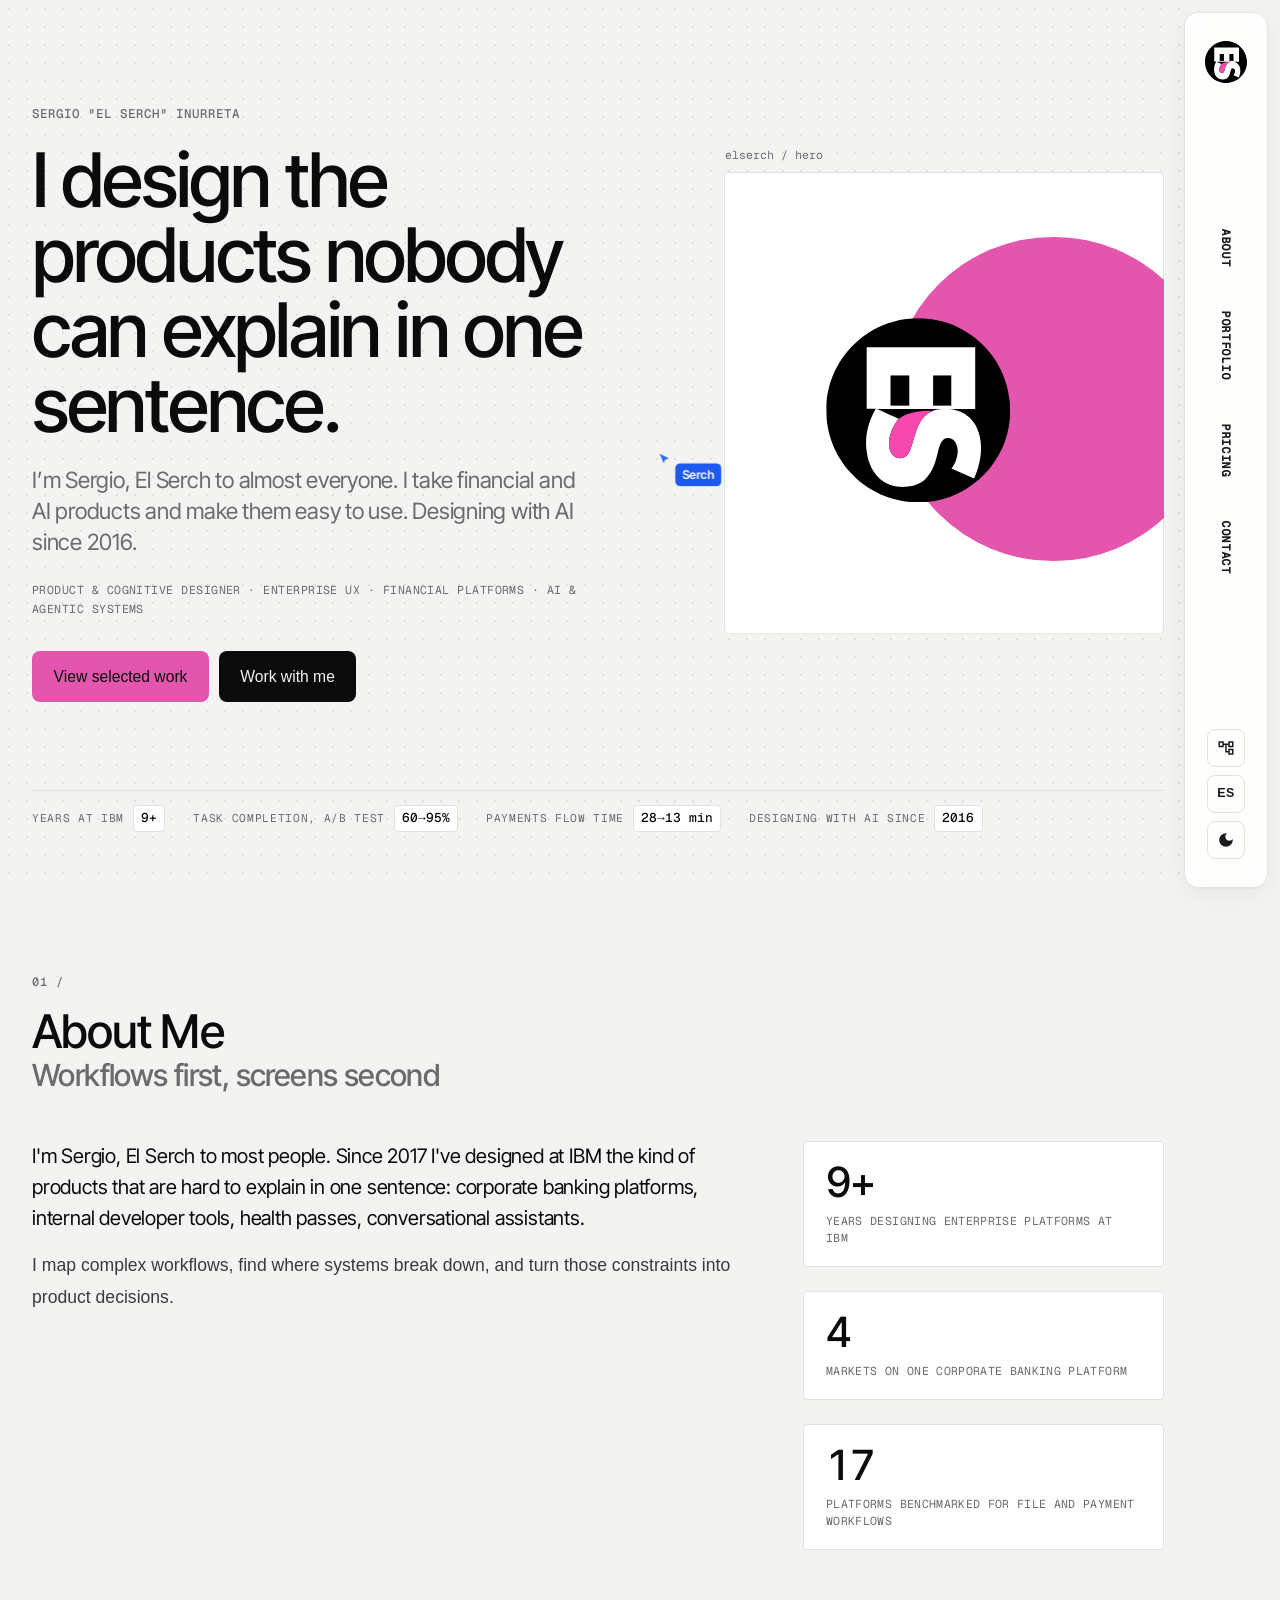
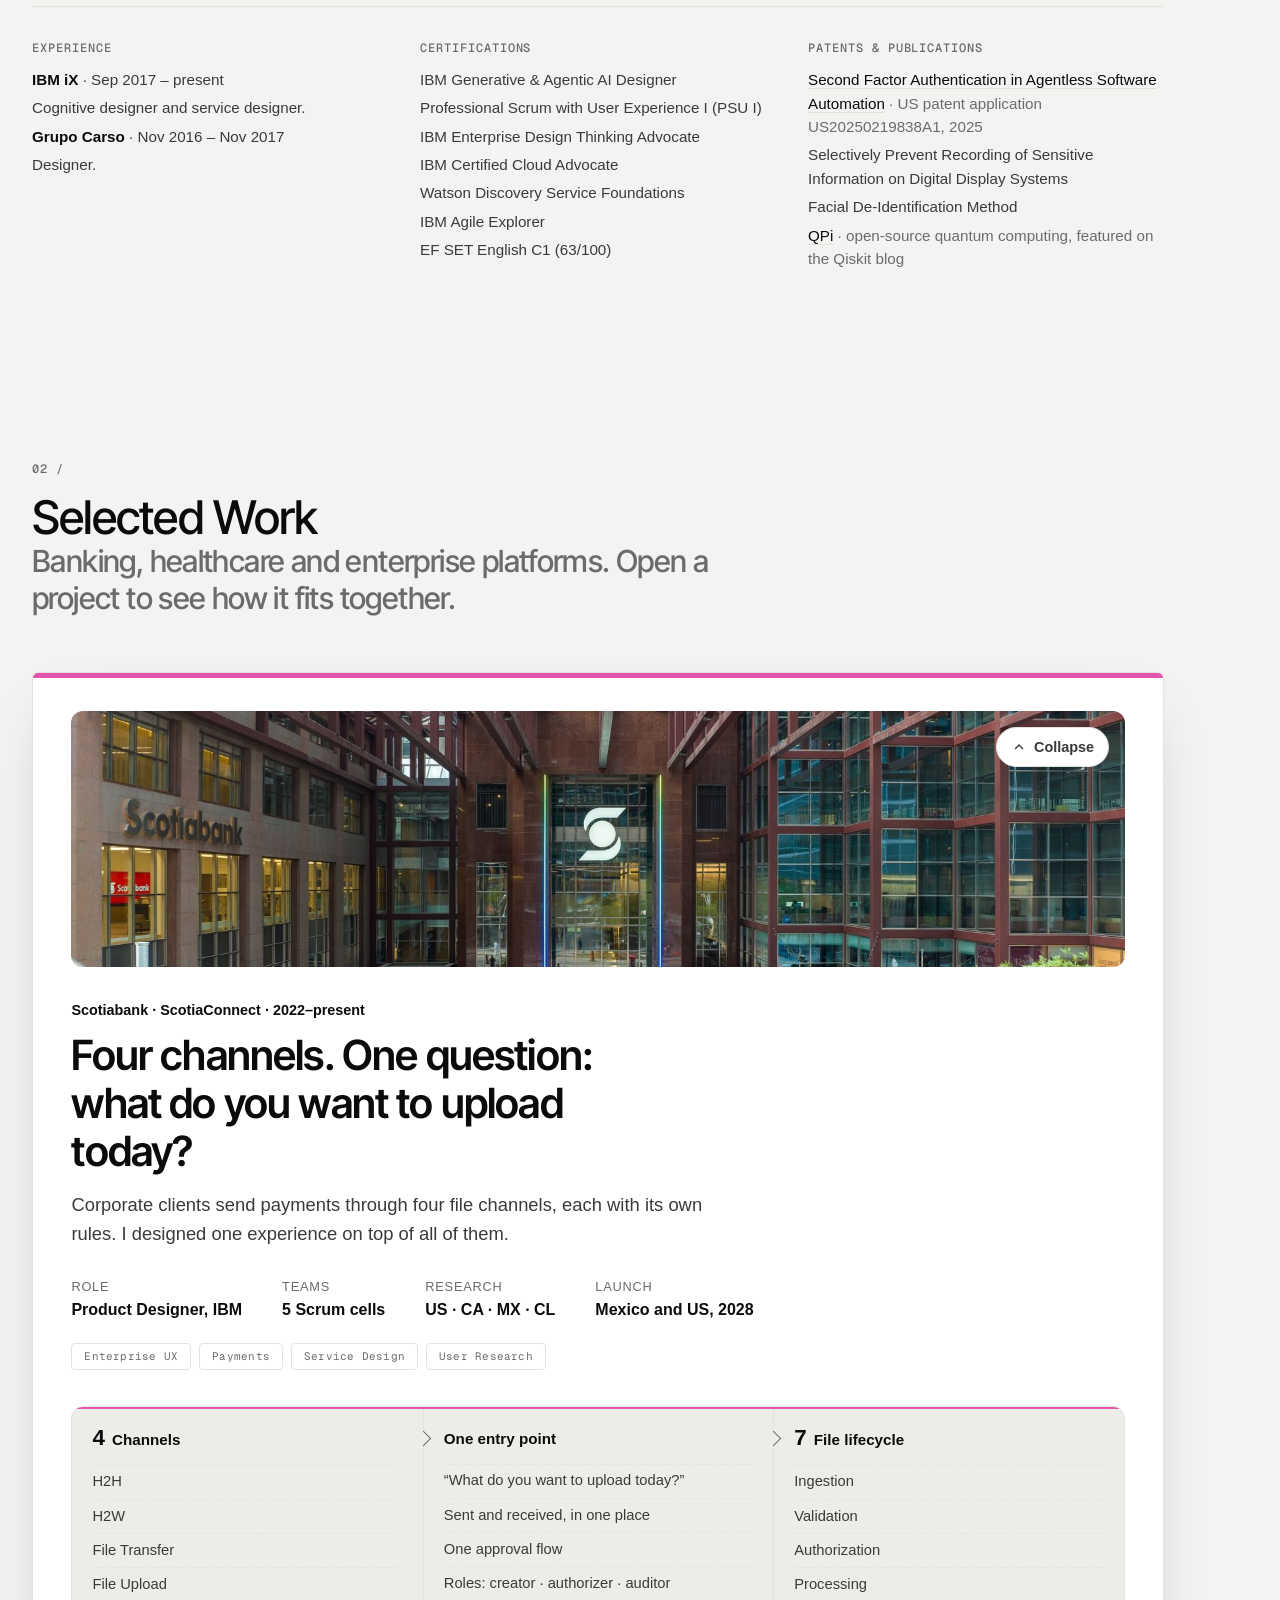
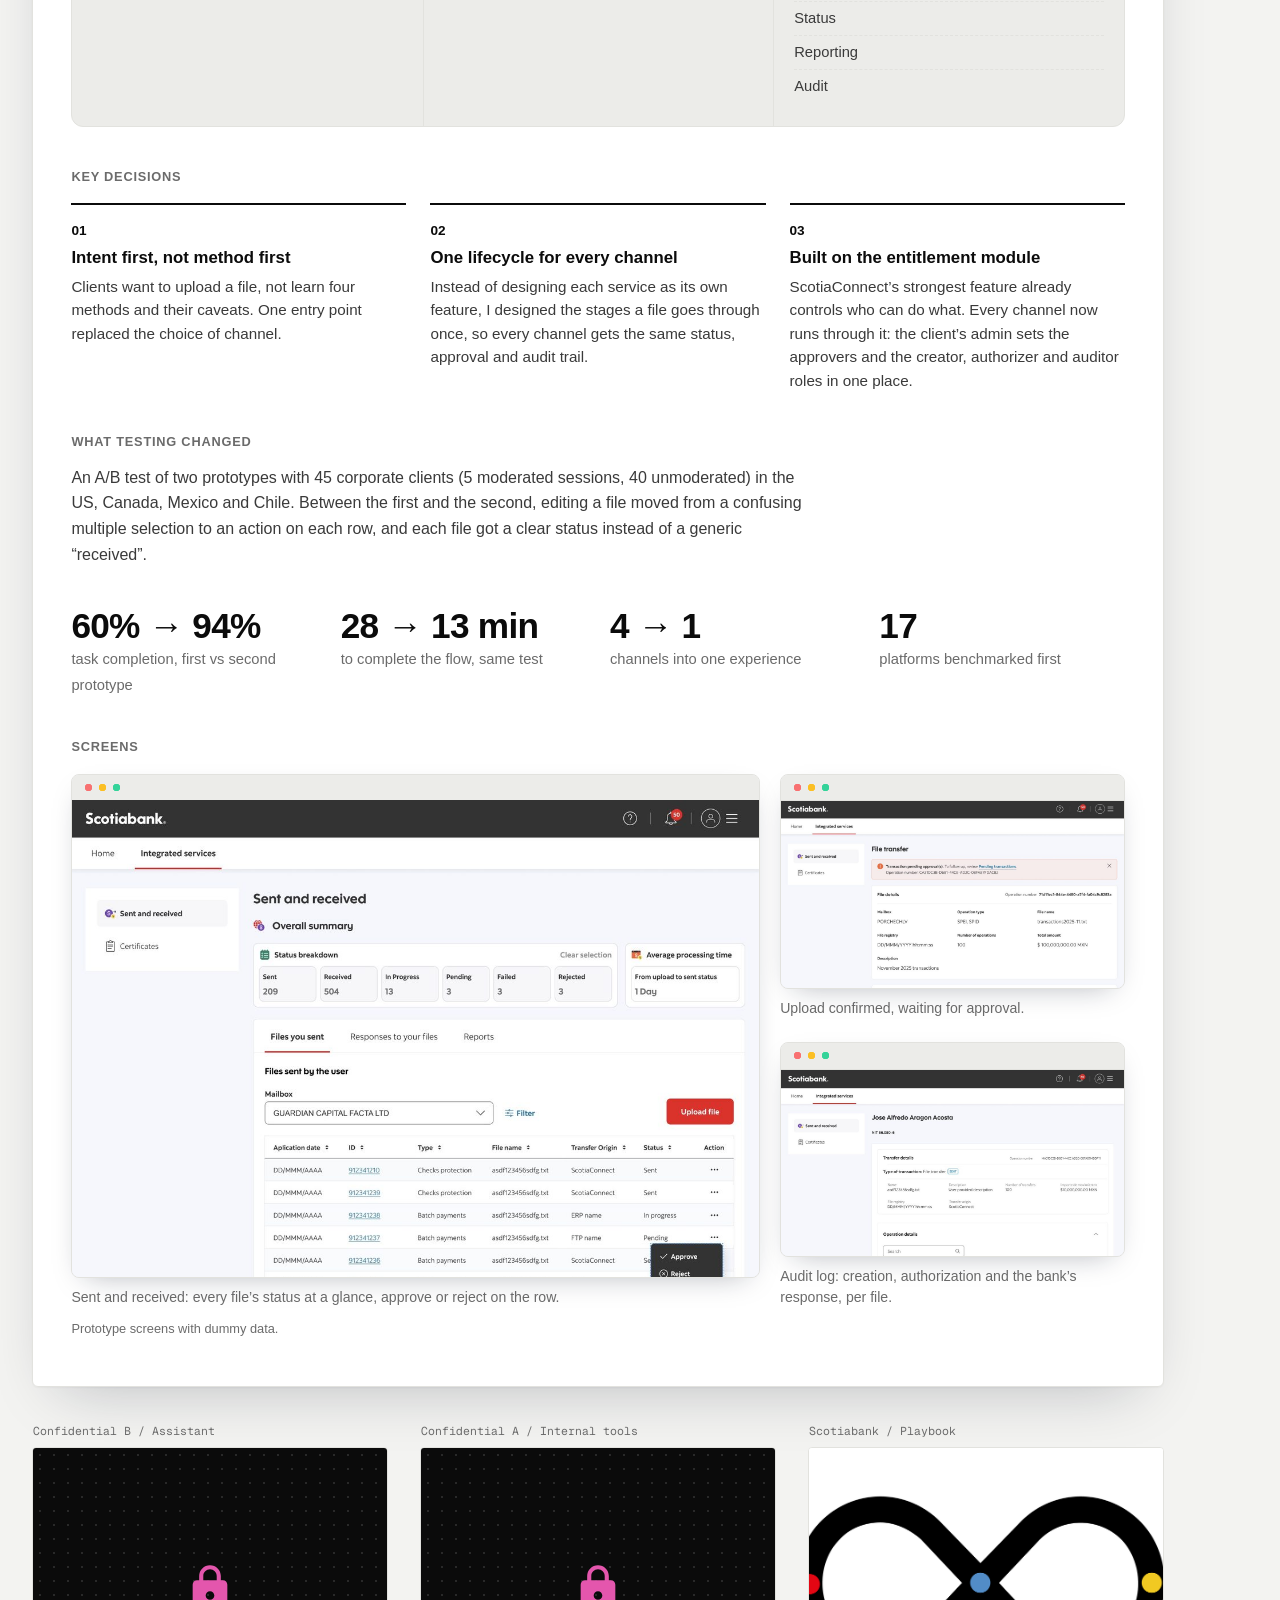
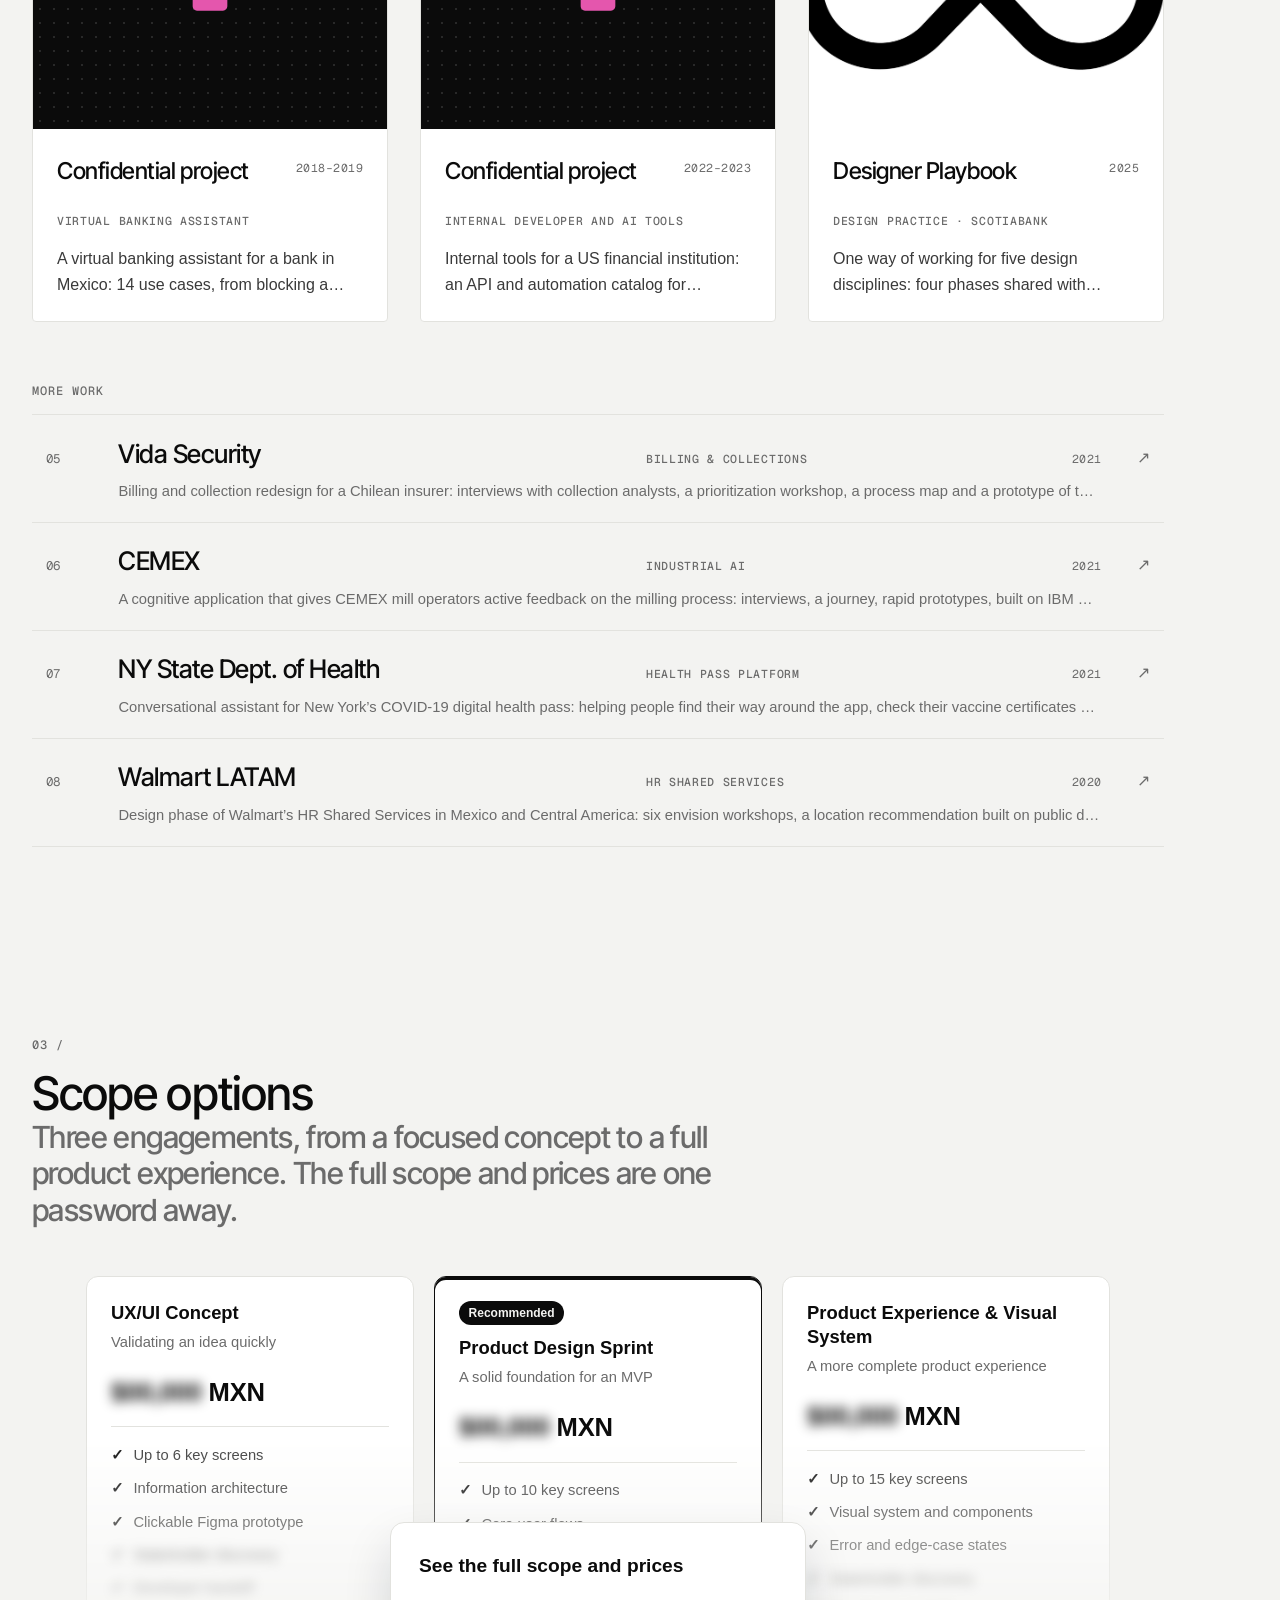
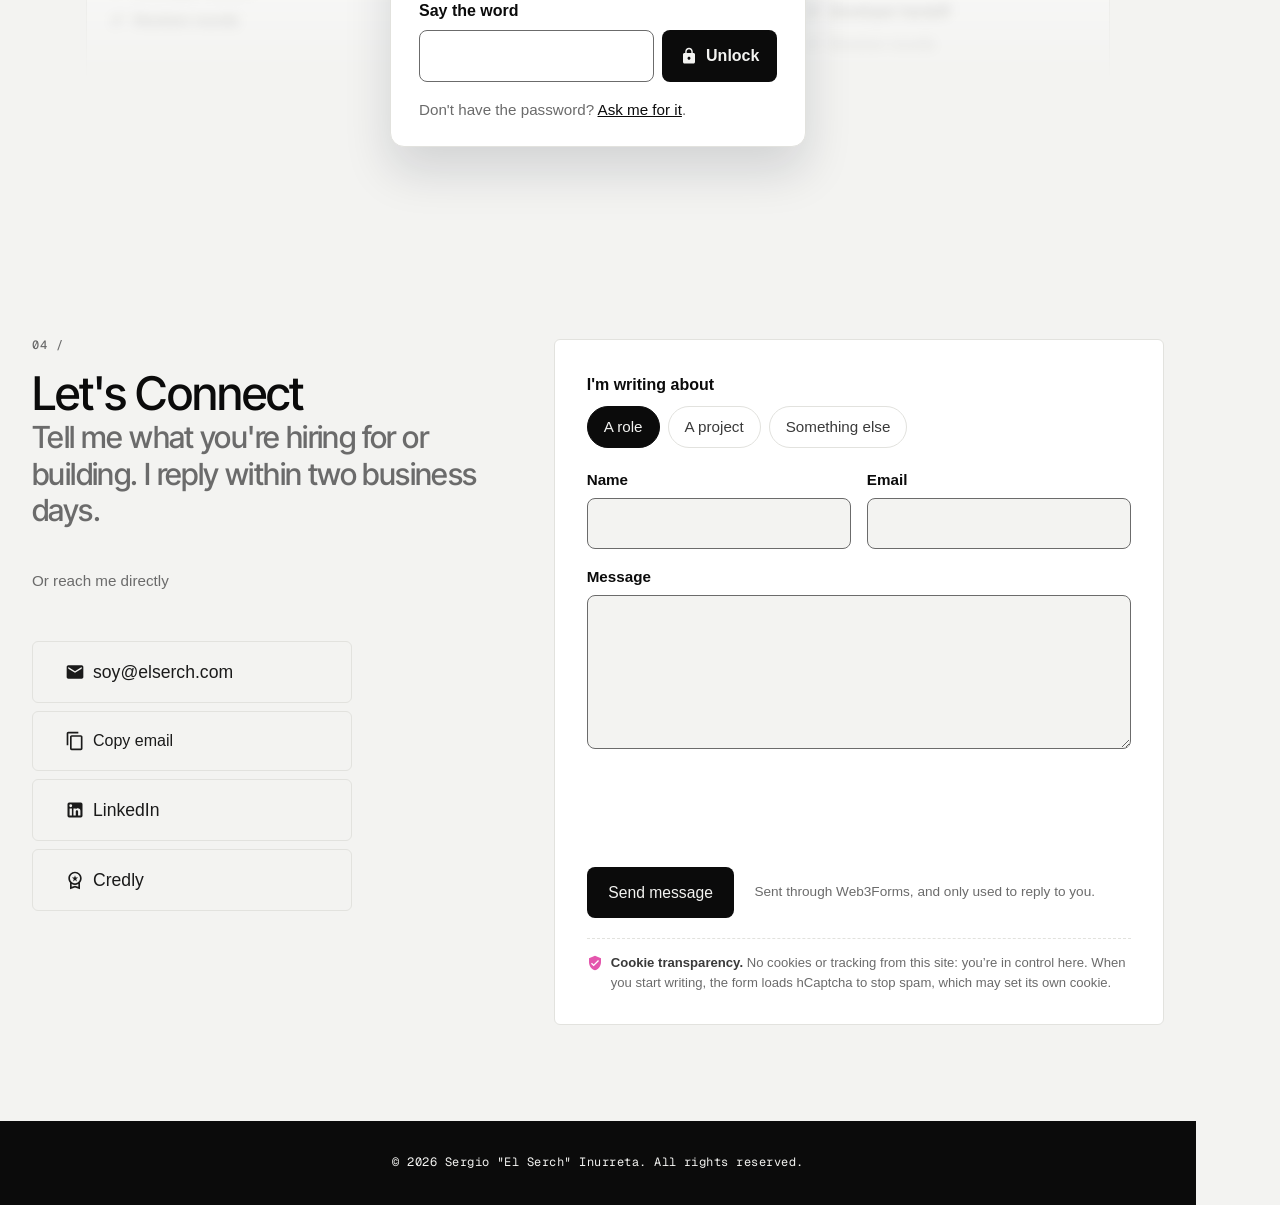
<file: index.html>
<!DOCTYPE html>
<html lang="en" data-title-en="Sergio &quot;El Serch&quot; Inurreta - Product &amp; Cognitive Designer" data-title-es="Sergio &quot;El Serch&quot; Inurreta - Diseñador de Producto y Cognitivo">
<head>
    <meta charset="UTF-8">
    <meta name="viewport" content="width=device-width, initial-scale=1.0">
    <meta http-equiv="Content-Security-Policy" content="default-src 'self'; script-src 'self' 'unsafe-inline' https://web3forms.com https://hcaptcha.com https://*.hcaptcha.com; style-src 'self' 'unsafe-inline' https://hcaptcha.com https://*.hcaptcha.com; frame-src https://hcaptcha.com https://*.hcaptcha.com; connect-src 'self' https://api.web3forms.com https://web3forms.com https://hcaptcha.com https://*.hcaptcha.com; img-src 'self' data: https://hcaptcha.com https://*.hcaptcha.com; font-src 'self'; media-src 'self'; object-src 'none'; base-uri 'self'; form-action 'self' https://api.web3forms.com">
    <meta name="referrer" content="strict-origin-when-cross-origin">
    <script>
        // Don't render inside another site's frame (clickjacking). GitHub Pages
        // can't send X-Frame-Options or frame-ancestors, so this does it.
        if (window.top !== window.self) {
            document.documentElement.style.display = 'none';
            try { window.top.location.replace(window.location.href); } catch (e) {}
        }
    </script>
    <title>Sergio "El Serch" Inurreta - Product & Cognitive Designer</title>
    <link rel="icon" type="image/svg+xml" href="assets/elserch-logo.svg">
    <meta name="description" content="Sergio “El Serch” Inurreta, Product & Cognitive Designer. I design the products nobody can explain in one sentence: corporate banking, payments and AI assistants. Designing with AI since 2016.">
    <link rel="canonical" href="https://www.elserch.com/">
    <meta name="theme-color" content="#f3f3f1" media="(prefers-color-scheme: light)">
    <meta name="theme-color" content="#0d0d0d" media="(prefers-color-scheme: dark)">
    <!-- Link previews (LinkedIn, WhatsApp, Slack, X…) -->
    <meta property="og:type" content="website">
    <meta property="og:site_name" content="elserch.com">
    <meta property="og:url" content="https://www.elserch.com/">
    <meta property="og:title" content="Sergio “El Serch” Inurreta · Product & Cognitive Designer">
    <meta property="og:description" content="I design the products nobody can explain in one sentence: corporate banking, payments and AI assistants. Designing with AI since 2016.">
    <meta property="og:image" content="https://www.elserch.com/assets/og-image.png?v=3">
    <meta property="og:image:width" content="1200">
    <meta property="og:image:height" content="630">
    <meta property="og:image:alt" content="The El Serch logo on a magenta circle, next to the words “El Serch, Designer”.">
    <meta property="og:locale" content="en_US">
    <meta property="og:locale:alternate" content="es_MX">
    <meta name="twitter:card" content="summary_large_image">
    <style>
        /* Caveat (SIL OFL, assets/fonts/Caveat-OFL.txt), self-hosted; the
           browser only downloads it when the first-visit tour shows. */
        @font-face { font-family: 'Inter Tight'; font-style: normal; font-weight: 400; font-display: swap; src: url('assets/fonts/inter-tight-400.woff2') format('woff2'); }
        @font-face { font-family: 'Inter Tight'; font-style: normal; font-weight: 500; font-display: swap; src: url('assets/fonts/inter-tight-500.woff2') format('woff2'); }
        @font-face { font-family: 'Inter Tight'; font-style: normal; font-weight: 600; font-display: swap; src: url('assets/fonts/inter-tight-600.woff2') format('woff2'); }
        @font-face { font-family: 'Geist Mono'; font-style: normal; font-weight: 400; font-display: swap; src: url('assets/fonts/geist-mono-400.woff2') format('woff2'); }
        @font-face { font-family: 'Geist Mono'; font-style: normal; font-weight: 500; font-display: swap; src: url('assets/fonts/geist-mono-500.woff2') format('woff2'); }

        @font-face {
            font-family: 'Caveat';
            font-style: normal;
            font-weight: 500;
            font-display: swap;
            src: url('assets/fonts/caveat-500.woff2') format('woff2');
        }

        @font-face {
            font-family: 'Caveat';
            font-style: normal;
            font-weight: 600;
            font-display: swap;
            src: url('assets/fonts/caveat-600.woff2') format('woff2');
        }

        * {
            margin: 0;
            padding: 0;
            box-sizing: border-box;
        }

        :root {
            --rail: 84px;
            --primary: #0f172a;
            --secondary: #334155;
            --accent: #3b82f6;
            --text: #1e293b;
            --text-light: #64748b;
            --bg: #ffffff;
            --bg-alt: #f8fafc;
            --border: #e2e8f0;
            --card-bg: #ffffff;
            --chip-bg: #f1f5f9;
            --nav-bg: rgba(255, 255, 255, 0.95);
            --footer-bg: #0f172a;
            --footer-text: #ffffff;
            --danger: #b91c1c;
        }

        /* Dark palette — shared by the explicit toggle and the OS preference */
        :root[data-theme="dark"] {
            --primary: #f1f5f9;
            --secondary: #cbd5e1;
            --accent: #60a5fa;
            --text: #e2e8f0;
            --text-light: #94a3b8;
            --bg: #0f172a;
            --bg-alt: #1a2436;
            --border: #334155;
            --card-bg: #1a2436;
            --chip-bg: #2a3852;
            --nav-bg: rgba(15, 23, 42, 0.95);
            --footer-bg: #020617;
            --footer-text: #e2e8f0;
            --danger: #fca5a5;
        }

        @media (prefers-color-scheme: dark) {
            :root:not([data-theme="light"]) {
                --primary: #f1f5f9;
                --secondary: #cbd5e1;
                --accent: #60a5fa;
                --text: #e2e8f0;
                --text-light: #94a3b8;
                --bg: #0f172a;
                --bg-alt: #1a2436;
                --border: #334155;
                --card-bg: #1a2436;
                --chip-bg: #2a3852;
            --chip-bg: #2a3852;
                --nav-bg: rgba(15, 23, 42, 0.95);
                --footer-bg: #020617;
                --footer-text: #e2e8f0;
                --danger: #fca5a5;
            }
        }

        body {
            padding-right: var(--rail);
            font-family: -apple-system, BlinkMacSystemFont, 'Segoe UI', Roboto, Oxygen, Ubuntu, Cantarell, sans-serif;
            line-height: 1.6;
            color: var(--text);
            background: var(--bg);
        }

        .container {
            max-width: 1200px;
            margin: 0 auto;
            padding: 0 2rem;
        }

        /* Navigation — vertical rail pinned to the right edge */
        .side-nav {
            position: fixed;
            top: 0;
            right: 0;
            width: var(--rail);
            height: 100vh;
            height: 100dvh;
            background: var(--nav-bg);
            backdrop-filter: blur(10px);
            border-left: 1px solid var(--border);
            z-index: 1000;
            display: flex;
            flex-direction: column;
            align-items: center;
            justify-content: space-between;
            gap: 1.5rem;
            padding: 1.75rem 0;
        }

        .logo {
            display: flex;
            align-items: center;
            text-decoration: none;
            flex-shrink: 0;
        }

        .logo-mark {
            width: 42px;
            height: 42px;
            display: block;
            flex-shrink: 0;
        }

        /* Material icons — shown in place of labels on the mobile bar */
        .nav-icon {
            display: none;
            width: 24px;
            height: 24px;
            flex-shrink: 0;
        }

        .nav-links {
            list-style: none;
            display: flex;
            flex-direction: column;
            align-items: center;
            gap: 2.25rem;
        }

        .nav-links a {
            position: relative;
            writing-mode: vertical-rl;
            text-orientation: mixed;
            color: var(--text);
            text-decoration: none;
            font-weight: 600;
            font-size: 0.78rem;
            letter-spacing: 0.18em;
            text-transform: uppercase;
            transition: color 0.3s;
        }

        .nav-links a.is-active {
            color: var(--accent);
        }

        .nav-links a::after {
            content: '';
            position: absolute;
            left: -10px;
            top: 0;
            width: 2px;
            height: 0;
            background: var(--accent);
            transition: height 0.3s ease;
        }

        .nav-links a.is-active::after {
            height: 100%;
        }

        /* Hero Section */
        .hero {
            padding: 7rem 0 6rem;
            background: linear-gradient(135deg, #667eea 0%, #764ba2 100%);
            color: white;
            text-align: center;
        }

        .hero-logo {
            width: 104px;
            height: 104px;
            display: block;
            margin: 0 auto 1.75rem;
        }

        .hero-name {
            font-size: 1.15rem;
            font-weight: 700;
            letter-spacing: 0.01em;
            opacity: 0.95;
        }

        .hero .hero-title {
            max-width: 25ch;
            margin: 1rem auto 0;
            font-size: clamp(2rem, 1.2rem + 2.4vw, 3.1rem);
            font-weight: 800;
            line-height: 1.12;
            letter-spacing: -0.02em;
        }

        .hero-call {
            max-width: 34rem;
            margin: 1.25rem auto 0;
            font-size: 1.25rem;
            line-height: 1.5;
            opacity: 0.95;
        }

        .hero .tagline {
            font-size: 0.95rem;
            opacity: 0.8;
            max-width: 700px;
            margin: 1.5rem auto 0;
        }

        .cta-buttons {
            display: flex;
            gap: 1rem;
            justify-content: center;
            margin-top: 2rem;
        }

        .btn {
            padding: 0.875rem 2rem;
            border-radius: 8px;
            text-decoration: none;
            font-weight: 600;
            transition: all 0.3s;
            display: inline-block;
        }

        .btn-primary {
            background: white;
            color: #667eea;
        }

        .btn-secondary {
            background: rgba(255,255,255,0.2);
            color: white;
            border: 2px solid white;
        }

        /* About Section */
        .about {
            padding: 6rem 0;
            background: var(--bg);
        }

        .section-title {
            font-size: 2.5rem;
            margin-bottom: 1rem;
            color: var(--primary);
            text-align: center;
        }

        .section-subtitle {
            text-align: center;
            color: var(--text-light);
            margin-bottom: 3rem;
            font-size: 1.1rem;
        }

        .about-content {
            display: grid;
            grid-template-columns: 2fr 1fr;
            gap: 3rem;
            margin-top: 3rem;
        }

        .about-text {
            font-size: 1.1rem;
            line-height: 1.8;
            color: var(--secondary);
        }

        .about-text p {
            margin-bottom: 1rem;
        }

        .stats {
            display: grid;
            gap: 1.5rem;
        }

        .stat-card {
            background: var(--bg-alt);
            padding: 1.5rem;
            border-radius: 12px;
            border: 1px solid var(--border);
        }

        .stat-number {
            font-size: 2rem;
            font-weight: 700;
            color: var(--accent);
        }

        .stat-label {
            color: var(--text-light);
            font-size: 0.9rem;
        }

        /* Skills Section */
        .skills {
            padding: 4rem 0;
            background: var(--bg-alt);
        }

        .skills-grid {
            display: grid;
            grid-template-columns: repeat(auto-fit, minmax(min(100%, 300px), 1fr));
            gap: 1rem;
            margin-top: 2rem;
        }

        .skill-tag {
            background: var(--card-bg);
            padding: 1rem 1.5rem;
            border-radius: 8px;
            text-align: center;
            border: 1px solid var(--border);
            font-weight: 500;
            color: var(--secondary);
        }

        /* Portfolio Section */
        .portfolio {
            padding: 6rem 0;
            background: var(--bg);
        }

        .projects-grid {
            display: grid;
            grid-template-columns: repeat(auto-fit, minmax(350px, 1fr));
            gap: 2rem;
            margin-top: 3rem;
        }

        .project-card {
            background: var(--card-bg);
            border-radius: 12px;
            overflow: hidden;
            border: 1px solid var(--border);
            transition: all 0.3s;
            cursor: pointer;
            text-decoration: none;
        }

        .project-image {
            height: 200px;
            background: linear-gradient(135deg, #667eea 0%, #764ba2 100%);
            display: flex;
            align-items: center;
            justify-content: center;
            font-size: 3rem;
            color: white;
            font-weight: 700;
        }

        .project-content {
            padding: 1.5rem;
        }

        .project-header {
            display: flex;
            justify-content: space-between;
            align-items: start;
            margin-bottom: 1rem;
        }

        .project-title {
            font-size: 1.5rem;
            font-weight: 700;
            color: var(--primary);
        }

        .project-year {
            color: var(--text-light);
            font-size: 0.9rem;
        }

        .project-type {
            display: inline-block;
            background: var(--chip-bg);
            color: var(--accent);
            padding: 0.25rem 0.75rem;
            border-radius: 4px;
            font-size: 0.85rem;
            font-weight: 600;
            margin-bottom: 1rem;
        }

        .project-description {
            color: var(--secondary);
            margin-bottom: 1rem;
            line-height: 1.6;
        }

        .project-tags {
            display: flex;
            flex-wrap: wrap;
            gap: 0.5rem;
        }

        .tag {
            background: var(--chip-bg);
            color: var(--text-light);
            padding: 0.25rem 0.75rem;
            border-radius: 4px;
            font-size: 0.8rem;
        }

        /* Experience Section */
        .experience {
            padding: 6rem 0;
            background: var(--bg-alt);
        }

        .timeline {
            max-width: 800px;
            margin: 3rem auto;
            position: relative;
        }

        .timeline::before {
            content: '';
            position: absolute;
            left: 0;
            top: 0;
            bottom: 0;
            width: 2px;
            background: var(--accent);
        }

        .timeline-item {
            position: relative;
            padding-left: 3rem;
            margin-bottom: 2rem;
        }

        .timeline-dot {
            position: absolute;
            left: -6px;
            top: 0;
            width: 14px;
            height: 14px;
            background: var(--accent);
            border-radius: 50%;
            border: 3px solid var(--bg-alt);
        }

        .timeline-content {
            background: var(--card-bg);
            padding: 1.5rem;
            border-radius: 8px;
            border: 1px solid var(--border);
        }

        .timeline-title {
            font-size: 1.3rem;
            font-weight: 700;
            color: var(--primary);
            margin-bottom: 0.5rem;
        }

        .timeline-period {
            color: var(--text-light);
            font-size: 0.9rem;
            margin-bottom: 1rem;
        }

        .timeline-description {
            color: var(--secondary);
            line-height: 1.6;
        }

        .timeline-description ul {
            margin-left: 1.5rem;
            margin-top: 0.5rem;
        }

        .timeline-description li {
            margin-bottom: 0.5rem;
        }

        /* Pricing */
        .pricing {
            padding: 6rem 0;
            background: var(--bg);
        }

        .pricing-table-wrap {
            border: 1px solid var(--border);
            border-radius: 12px;
            background: var(--card-bg);
            overflow-x: auto;
        }

        .pricing-table {
            width: 100%;
            border-collapse: collapse;
            font-size: 0.95rem;
            color: var(--secondary);
        }

        .pricing-table .col-recommended {
            background: color-mix(in srgb, var(--accent) 7%, transparent);
        }

        .pricing-table th,
        .pricing-table td {
            padding: 0.9rem 1.25rem;
            border-bottom: 1px solid var(--border);
            text-align: center;
            vertical-align: middle;
        }

        .pricing-table tbody tr:last-child th,
        .pricing-table tbody tr:last-child td {
            border-bottom: none;
        }

        .pricing-table thead th {
            vertical-align: bottom;
            padding-top: 1.75rem;
            padding-bottom: 1.25rem;
            color: var(--primary);
            font-size: 1.05rem;
            font-weight: 700;
            line-height: 1.3;
        }

        .pricing-table thead th:first-child {
            text-align: left;
            font-size: 0.95rem;
            font-weight: 500;
            color: var(--text-light);
        }

        .pricing-table thead th.recommended {
            box-shadow: inset 0 3px 0 var(--accent);
        }

        .pricing-table tbody th {
            width: 28%;
            text-align: left;
            font-weight: 500;
            color: var(--text);
        }

        .pricing-table tr[data-key="price"] td {
            font-size: 1.1rem;
            color: var(--primary);
            white-space: nowrap;
        }

        .plan-name {
            display: block;
        }

        .badge {
            display: inline-block;
            margin-bottom: 0.6rem;
            padding: 0.2rem 0.7rem;
            border-radius: 999px;
            background: var(--primary);
            color: var(--bg);
            font-size: 0.78rem;
            font-weight: 600;
            line-height: 1.5;
        }

        .pricing .is-yes {
            color: var(--accent);
            font-weight: 700;
            font-size: 1.05rem;
        }

        .pricing .is-no {
            color: var(--text-light);
        }

        .pricing-disclaimer {
            display: flex;
            gap: 0.6rem;
            align-items: flex-start;
            margin-top: 1rem;
            padding: 0.85rem 1rem;
            border-left: 3px solid #e456ad;
            border-radius: 0 10px 10px 0;
            background: var(--card-bg);
            color: var(--text-light);
            font-size: 0.9rem;
            line-height: 1.5;
        }

        .pricing-disclaimer svg {
            flex: none;
            width: 1.1rem;
            height: 1.1rem;
            margin-top: 0.15rem;
            color: #e456ad;
        }

        .pricing-disclaimer a {
            color: var(--secondary);
            font-weight: 600;
        }

        .out-of-scope {
            margin-top: 2rem;
            padding: 1.5rem 1.75rem;
            border: 1px dashed var(--text-light);
            border-radius: 12px;
            color: var(--secondary);
        }

        .out-of-scope strong {
            display: block;
            margin-bottom: 0.75rem;
            color: var(--primary);
        }

        .out-of-scope ul {
            list-style: none;
            display: flex;
            flex-wrap: wrap;
            gap: 0.5rem 1.75rem;
        }

        .out-of-scope li::before {
            content: '×';
            margin-right: 0.5rem;
            color: var(--text-light);
        }

        /* One card per plan — built from the table on narrow screens */
        .pricing-cards {
            display: none;
        }

        .pricing-card {
            padding: 1.5rem;
            border: 1px solid var(--border);
            border-radius: 12px;
            background: var(--card-bg);
        }

        .pricing-card.is-recommended {
            border: 2px solid var(--accent);
        }

        .pricing-card .plan-name {
            font-size: 1.25rem;
            color: var(--primary);
        }

        .pricing-card .plan-ideal {
            margin-top: 0.35rem;
            color: var(--text-light);
        }

        .pricing-card .plan-price {
            margin-top: 1rem;
            font-size: 1.35rem;
            color: var(--primary);
        }

        .pricing-card .plan-time {
            color: var(--secondary);
            font-size: 0.95rem;
        }

        .plan-features {
            margin-top: 1.25rem;
            border-top: 1px solid var(--border);
        }

        .plan-features .feature {
            display: flex;
            justify-content: space-between;
            align-items: baseline;
            gap: 1rem;
            padding: 0.6rem 0;
            border-bottom: 1px solid var(--border);
            font-size: 0.95rem;
        }

        .plan-features .feature:last-child {
            border-bottom: none;
        }

        .plan-features dt {
            color: var(--text);
        }

        .plan-features dd {
            flex-shrink: 0;
            text-align: right;
            color: var(--secondary);
        }

        .plan-features .is-excluded dt {
            color: var(--text-light);
        }

        /* Pricing, locked: the table is encrypted into #lock-pricing and
           unlocks in place (see the script at the end of the page). */
        .pricing.is-locked {
            text-align: center;
        }

        .pricing.is-locked .section-subtitle {
            max-width: 36rem;
            margin: 0 auto 2rem;
        }

        /* Pricing teaser: a faded preview of the plans behind the password card */
        .pricing-tease {
            display: grid;
            grid-template-columns: repeat(3, minmax(0, 1fr));
            gap: 1.25rem;
            max-width: 64rem;
            margin: 0 auto;
            text-align: left;
            pointer-events: none;
            user-select: none;
            -webkit-mask-image: linear-gradient(to bottom, #000 35%, transparent 92%);
            mask-image: linear-gradient(to bottom, #000 35%, transparent 92%);
        }

        .tease-plan {
            display: flex;
            flex-direction: column;
            gap: 0.35rem;
            padding: 1.5rem 1.5rem 2.5rem;
            border: 1px solid var(--border);
            border-radius: 12px;
            background: var(--card-bg);
        }

        .tease-plan.is-recommended {
            border-color: var(--accent);
            box-shadow: inset 0 3px 0 var(--accent);
        }

        .tease-badge {
            align-self: flex-start;
            margin-bottom: 0.35rem;
            padding: 0.15rem 0.6rem;
            border-radius: 999px;
            background: var(--accent);
            color: var(--bg);
            font-size: 0.75rem;
            font-weight: 700;
        }

        .tease-name {
            color: var(--primary);
            font-size: 1.15rem;
            font-weight: 700;
            line-height: 1.3;
        }

        .tease-for {
            color: var(--text-light);
            font-size: 0.92rem;
        }

        .tease-price {
            margin: 0.75rem 0 0.5rem;
            color: var(--primary);
            font-size: 1.6rem;
            font-weight: 800;
        }

        .tease-price small,
        .tease-price {
            letter-spacing: -0.01em;
        }

        .tease-plan ul {
            list-style: none;
            border-top: 1px solid var(--border);
            padding-top: 0.75rem;
        }

        .tease-plan li {
            padding: 0.3rem 0 0.3rem 1.4rem;
            position: relative;
            color: var(--secondary);
            font-size: 0.92rem;
        }

        .tease-plan li::before {
            content: '✓';
            position: absolute;
            left: 0;
            color: var(--accent);
            font-weight: 700;
        }

        .is-blurred {
            filter: blur(6px);
        }

        .pricing-gate.pricing-gate--card {
            position: relative;
            z-index: 1;
            margin-top: -12rem;
            padding: 1.75rem 1.75rem 1.5rem;
            border: 1px solid var(--border);
            border-radius: 14px;
            background: var(--card-bg);
            box-shadow: 0 24px 48px rgba(15, 23, 42, 0.14);
        }

        .gate-lead {
            margin-bottom: 1rem;
            color: var(--primary);
            font-size: 1.2rem;
            font-weight: 700;
        }

        @media (max-width: 860px) {
            .pricing-tease {
                grid-template-columns: minmax(0, 1fr);
                max-width: 26rem;
            }

            .pricing-gate.pricing-gate--card {
                margin-top: -5rem;
                padding: 1.5rem 1.25rem 1.25rem;
            }

            /* one plan is enough of a hint on small screens */
            .tease-plan:not(.is-recommended) {
                display: none;
            }
        }

        .pricing-gate {
            max-width: 26rem;
            margin: 0 auto;
            text-align: left;
        }

        .pricing-gate label {
            display: block;
            margin-bottom: 0.4rem;
            font-weight: 600;
            color: var(--primary);
        }

        .pricing-gate-row {
            display: flex;
            gap: 0.5rem;
        }

        .pricing-gate-row input {
            flex: 1;
            min-width: 0;
            padding: 0.75rem 0.9rem;
            border: 1px solid var(--text-light);
            border-radius: 8px;
            background: var(--card-bg);
            color: var(--text);
            font: inherit;
            font-size: 1rem; /* 16px: stops iOS zooming into the field */
        }

        .pricing-gate-row .btn {
            flex-shrink: 0;
            border: none;
            cursor: pointer;
            font: inherit;
            font-weight: 600;
            padding: 0.75rem 1.1rem;
        }

        .pricing-gate-row .btn:disabled {
            cursor: progress;
            opacity: 0.75;
        }

        .pricing-gate .when-busy,
        .pricing-gate.is-busy .when-idle {
            display: none;
        }

        .pricing-gate.is-busy .when-busy {
            display: inline;
        }

        .pricing-gate-error {
            margin-top: 0.6rem;
            color: var(--danger);
            font-size: 0.95rem;
        }

        .pricing-gate-help {
            margin-top: 1rem;
            color: var(--text-light);
            font-size: 0.95rem;
        }

        .pricing-gate-help a {
            color: var(--primary);
        }

        .btn-solid {
            display: inline-flex;
            align-items: center;
            gap: 0.5rem;
            background: var(--primary);
            color: var(--bg);
        }

        .btn-icon {
            width: 18px;
            height: 18px;
        }

        /* Locked (NDA) project cards */
        .project-image--locked {
            background: linear-gradient(135deg, #475569 0%, #1e293b 100%);
            color: rgba(255, 255, 255, 0.9);
        }

        .lock-icon {
            width: 52px;
            height: 52px;
        }

        .sr-only {
            position: absolute;
            width: 1px;
            height: 1px;
            padding: 0;
            margin: -1px;
            overflow: hidden;
            clip: rect(0, 0, 0, 0);
            white-space: nowrap;
            border: 0;
        }

        /* Contact Section */
        .contact {
            padding: 6rem 0;
            background: var(--bg-alt);
            text-align: center;
        }

        .contact-links {
            display: flex;
            justify-content: center;
            gap: 2rem;
            margin-top: 2rem;
            flex-wrap: wrap;
        }

        .contact-link {
            display: flex;
            align-items: center;
            gap: 0.5rem;
            color: var(--text);
            text-decoration: none;
            font-size: 1.1rem;
            padding: 1rem 2rem;
            background: var(--bg);
            border-radius: 8px;
            border: 1px solid var(--border);
            transition: all 0.3s;
        }

        .contact-icon {
            width: 20px;
            height: 20px;
            flex-shrink: 0;
        }

        /* Footer */
        footer {
            background: var(--footer-bg);
            color: var(--footer-text);
            padding: 2rem 0;
            text-align: center;
        }

        /* Responsive */
        @media (max-width: 768px) {
            .out-of-scope ul {
                flex-direction: column;
            }

            .side-nav .nav-tools {
                flex-direction: row;
            }

            .side-nav .lang-toggle {
                width: 32px;
                height: 32px;
                font-size: 0.7rem;
            }

            body {
                padding-right: 0;
                padding-bottom: 60px;
            }

            .side-nav {
                top: auto;
                bottom: 0;
                left: 0;
                right: 0;
                width: 100%;
                height: auto;
                flex-direction: row;
                justify-content: space-between;
                align-items: center;
                border-left: none;
                border-top: 1px solid var(--border);
                gap: 0.75rem;
                padding: 0.7rem 1rem;
            }

            .side-nav .logo {
                display: none;
            }

            .nav-links {
                flex: 1;
                flex-direction: row;
                align-items: center;
                justify-content: space-around;
            }

            .nav-icon {
                display: block;
            }

            .nav-label {
                position: absolute;
                width: 1px;
                height: 1px;
                padding: 0;
                margin: -1px;
                overflow: hidden;
                clip: rect(0, 0, 0, 0);
                white-space: nowrap;
                border: 0;
            }

            .nav-links {
                gap: 0.25rem;
            }

            .nav-links a,
            .back-link {
                display: flex;
                align-items: center;
                justify-content: center;
                min-width: 48px;
                min-height: 48px;
                padding: 0.25rem 0.5rem;
                border-radius: 8px;
            }

            .nav-links a::after,
            .back-link::after {
                display: block;
                left: 50%;
                top: 0;
                transform: translateX(-50%);
                width: 0;
                height: 2px;
                transition: width 0.25s ease;
            }

            .nav-links a.is-active::after {
                width: 22px;
                height: 2px;
            }

            .side-nav .theme-toggle {
                width: 32px;
                height: 32px;
            }

            .side-nav .theme-toggle svg {
                width: 16px;
                height: 16px;
            }

            .hero-logo {
                width: 80px;
                height: 80px;
            }

            .hero-call {
                font-size: 1.1rem;
            }

            .about-content {
                grid-template-columns: 1fr;
            }

            .cta-buttons {
                flex-direction: column;
                align-items: center;
            }

            .projects-grid {
                grid-template-columns: 1fr;
            }
        }

        /* Expanding projects: a card opens into a full-width panel that sits at
           page level (no card chrome). One open at a time; see the script below. */
        .projects-grid {
            grid-auto-flow: row dense;
        }

        .project-card.is-open {
            display: none;
        }

        /* The open project is a raised sheet: its own surface, a soft shadow and
           a magenta top edge, so it stands apart from the page. */
        .project-panel {
            --panel-pad: clamp(1.25rem, 3vw, 2.5rem);
            grid-column: 1 / -1;
            min-width: 0;
            margin: 0.5rem 0;
            padding: var(--panel-pad) var(--panel-pad) calc(var(--panel-pad) + 0.5rem);
            overflow: hidden;
            border: 1px solid var(--border);
            border-radius: 18px;
            background: var(--panel-bg, var(--card-bg));
            box-shadow:
                0 1px 2px rgba(15, 23, 42, 0.04),
                0 24px 60px -28px rgba(15, 23, 42, 0.28);
            scroll-margin-top: 1.5rem;
        }

        .project-panel::before {
            content: '';
            position: absolute;
            inset: 0 0 auto;
            height: 5px;
            background: #e456ad; /* El Serch magenta */
        }

        /* system view tags sit just outside the panel's edge */
        html[data-view="system"] .project-panel {
            overflow: visible;
        }

        html[data-view="system"] .project-panel::before {
            border-radius: 18px 18px 0 0;
        }

        :root[data-theme="dark"] .project-panel {
            --panel-bg: #142036;
            box-shadow:
                0 0 0 1px rgba(148, 163, 184, 0.06),
                0 28px 70px -30px rgba(0, 0, 0, 0.75);
        }

        @media (prefers-color-scheme: dark) {
            :root:not([data-theme="light"]) .project-panel {
                --panel-bg: #142036;
                box-shadow:
                    0 0 0 1px rgba(148, 163, 184, 0.06),
                    0 28px 70px -30px rgba(0, 0, 0, 0.75);
            }
        }

        .project-panel[hidden] {
            display: none;
        }

        .project-panel.is-entering {
            animation: panel-in 0.45s cubic-bezier(0.2, 0.7, 0.2, 1);
        }

        @keyframes panel-in {
            from { opacity: 0; transform: translateY(14px); }
            to { opacity: 1; transform: none; }
        }

        .project-panel {
            position: relative;
        }

        /* Cover: a copy of the card's image (see the script). Swap the card's
           initials for an <img> and the cover follows. */
        .panel-cover {
            display: flex;
            align-items: center;
            justify-content: center;
            height: clamp(150px, 20vw, 260px);
            margin-bottom: 2rem;
            border-radius: 12px;
            overflow: hidden;
            background: #0b0b0b;
            color: #f3f3f1;
            font-size: clamp(3rem, 2rem + 4vw, 5.5rem);
            font-weight: 800;
            letter-spacing: 0.02em;
        }

        .panel-cover.project-image--locked {
            background: linear-gradient(135deg, #475569 0%, #1e293b 100%);
        }

        .about-text .about-lead {
            color: var(--primary);
            font-size: 1.25rem;
            line-height: 1.55;
        }

        .panel-cover .lock-icon {
            width: 64px;
            height: 64px;
        }

        .project-image img,
        .panel-cover img {
            display: block;
            width: 100%;
            height: 100%;
            object-fit: cover;
        }

        .panel-bar {
            position: absolute;
            top: calc(var(--panel-pad) + 1rem);
            right: calc(var(--panel-pad) + 1rem);
            z-index: 1;
        }

        .panel-close {
            display: inline-flex;
            align-items: center;
            gap: 0.35rem;
            min-height: 40px;
            padding: 0.4rem 0.85rem;
            border: 1px solid var(--border);
            border-radius: 999px;
            background: var(--card-bg);
            box-shadow: 0 4px 14px rgba(15, 23, 42, 0.18);
            color: var(--secondary);
            font: inherit;
            font-size: 0.9rem;
            font-weight: 600;
            cursor: pointer;
        }

        .panel-close svg {
            width: 18px;
            height: 18px;
        }

        .panel-kicker {
            color: var(--accent);
            font-size: 0.9rem;
            font-weight: 600;
        }

        .panel-title {
            max-width: 22ch;
            margin-top: 0.6rem;
            color: var(--primary);
            font-size: clamp(1.75rem, 1.2rem + 1.8vw, 2.6rem);
            line-height: 1.15;
            letter-spacing: -0.02em;
        }

        .panel-title:focus {
            outline: none;
        }

        .panel-lede {
            max-width: 42rem;
            margin-top: 0.9rem;
            color: var(--secondary);
            font-size: 1.15rem;
            line-height: 1.6;
        }

        .panel-meta {
            display: flex;
            flex-wrap: wrap;
            gap: 0.75rem 2.5rem;
            margin-top: 1.75rem;
        }

        .panel-meta dt {
            color: var(--text-light);
            font-size: 0.8rem;
            text-transform: uppercase;
            letter-spacing: 0.06em;
        }

        .panel-meta dd {
            color: var(--primary);
            font-weight: 600;
        }

        .panel-flow {
            margin-top: 2.25rem;
        }

        .panel-flow > ol {
            display: grid;
            grid-template-columns: repeat(var(--cols, 4), minmax(0, 1fr));
            list-style: none;
            border: 1px solid var(--border);
            border-radius: 12px;
            background: var(--bg-alt);
            overflow: hidden;
        }

        .panel-flow > ol > li {
            position: relative;
            padding: 1.25rem 1.25rem 1.4rem;
        }

        .panel-flow > ol > li + li {
            border-left: 1px solid var(--border);
        }

        .panel-flow > ol > li + li::before {
            content: '';
            position: absolute;
            top: 1.6rem;
            left: -6px;
            width: 10px;
            height: 10px;
            border-top: 1.5px solid var(--text-light);
            border-right: 1.5px solid var(--text-light);
            background: var(--bg-alt);
            transform: rotate(45deg);
        }

        .panel-flow h4 {
            display: flex;
            align-items: baseline;
            justify-content: flex-start;
            gap: 0.45rem;
            color: var(--primary);
            font-size: 0.95rem;
        }

        .flow-count {
            order: -1;
            color: var(--accent);
            font-size: 1.4rem;
            font-weight: 700;
            line-height: 1;
        }

        .panel-flow ul {
            list-style: none;
            margin-top: 0.75rem;
        }

        .panel-flow ul li {
            padding: 0.3rem 0;
            border-top: 1px dashed var(--border);
            color: var(--secondary);
            font-size: 0.92rem;
        }

        /* Side-by-side parts that don't lead into each other: no arrows. */
        .panel-flow--parallel > ol > li + li::before {
            display: none;
        }

        /* Workflows draw themselves: when a diagram scrolls into view, a magenta
           line runs across the top and the steps light up one after another.
           Only once the script has armed it (.flow-armed), so without JS or with
           reduced motion everything is simply there. */
        .panel-flow > ol { position: relative; }

        .flow-armed > ol::after {
            content: '';
            position: absolute;
            left: 0;
            top: 0;
            right: 0;
            height: 2px;
            background: var(--brand);
            transform: scaleX(0);
            transform-origin: left;
            transition: transform calc(var(--cols, 4) * 0.28s + 0.2s) cubic-bezier(.6, 0, .3, 1);
        }

        .flow-armed > ol > li {
            opacity: 0.18;
            transform: translateY(8px);
            transition: opacity 0.45s ease, transform 0.45s ease;
            transition-delay: calc(var(--i, 0) * 0.28s);
        }

        .flow-armed > ol > li + li::before {
            scale: 0;
            transition: scale 0.3s cubic-bezier(.2, 1.6, .4, 1);
            transition-delay: calc(var(--i, 0) * 0.28s - 0.08s);
        }

        .flow-armed.is-drawn > ol::after { transform: scaleX(1); }
        .flow-armed.is-drawn > ol > li { opacity: 1; transform: none; }
        .flow-armed.is-drawn > ol > li + li::before { scale: 1; }

        .panel-flow figcaption {
            margin-top: 0.6rem;
            color: var(--text-light);
            font-size: 0.85rem;
        }

        .panel-block {
            margin-top: 2.5rem;
        }

        .panel-label {
            color: var(--text-light);
            font-size: 0.8rem;
            text-transform: uppercase;
            letter-spacing: 0.06em;
        }

        .panel-decisions {
            display: grid;
            grid-template-columns: repeat(3, minmax(0, 1fr));
            gap: 1.5rem;
            margin-top: 1rem;
            list-style: none;
        }

        .panel-decisions li {
            display: grid;
            gap: 0.35rem;
            align-content: start;
            padding-top: 0.9rem;
            border-top: 2px solid var(--primary);
        }

        .panel-num {
            color: var(--accent);
            font-size: 0.85rem;
            font-weight: 700;
        }

        .panel-decisions strong {
            color: var(--primary);
            font-size: 1.05rem;
            line-height: 1.3;
        }

        .panel-decisions li > span:last-child {
            color: var(--secondary);
            font-size: 0.95rem;
            line-height: 1.55;
        }

        .panel-stats {
            display: grid;
            grid-template-columns: repeat(auto-fit, minmax(10rem, 1fr));
            gap: 1.5rem;
            margin-top: 2.5rem;
            list-style: none;
        }

        .panel-stats strong {
            display: block;
            color: var(--primary);
            font-size: clamp(1.35rem, 0.9rem + 2.4vw, 2.2rem);
            line-height: 1.1;
            letter-spacing: -0.02em;
            white-space: nowrap;
        }

        .panel-stats span {
            color: var(--text-light);
            font-size: 0.92rem;
        }

        .project-image--shot {
            background: #f4f5f9;
        }

        .project-image--shot img,
        .panel-cover.project-image--shot img {
            object-position: top center;
        }

        .project-image--photo,
        .panel-cover.project-image--photo {
            background: #0f172a;
        }

        .project-image--photo img {
            object-fit: cover;
            object-position: center;
        }

        /* a white diagram: keep the whole loop in view, centred */
        .project-image--diagram,
        .panel-cover.project-image--diagram {
            background: #ffffff;
        }

        /* card: the loop itself, large; open panel: the whole diagram */
        .project-image--diagram img {
            object-fit: cover;
            object-position: 54% 50%;
            padding: 0.75rem 0;
        }

        .panel-cover.project-image--diagram img {
            object-fit: contain;
        }

        .project-image--diagram svg {
            display: block;
            width: 100%;
            height: 100%;
            padding: 0.75rem 1rem;
        }

        .panel-cover .pb-loop {
            display: block;
            width: 100%;
            height: 100%;
            padding: 1rem;
        }

        .panel-flow .flow-meta {
            color: var(--text-light);
            font-size: 0.85rem;
        }

        .panel-note {
            max-width: 46rem;
            margin-top: 0.75rem;
            color: var(--secondary);
            line-height: 1.6;
        }

        /* Screens read as screenshots, not as cards: a browser frame, and a
           featured layout (one large, two stacked) instead of three equal
           tiles that echo the project grid. */
        .panel-shots {
            display: grid;
            grid-template-columns: minmax(0, 2fr) minmax(0, 1fr);
            gap: 1.5rem 1.25rem;
            margin-top: 1rem;
        }

        .panel-shots figure {
            display: flex;
            flex-direction: column;
            margin: 0;
        }

        .panel-shots figure:first-child {
            grid-row: span 2;
        }

        .panel-shots a {
            --chrome: 1.6rem;
            position: relative;
            display: block;
            aspect-ratio: 16 / 10;
            overflow: hidden;
            padding-top: var(--chrome);
            border: 1px solid var(--border);
            border-radius: 8px;
            background: #f4f5f9;
            box-shadow: 0 10px 28px -14px rgba(15, 23, 42, 0.35);
        }

        .panel-shots figure:first-child a {
            flex: 1;
            aspect-ratio: auto;
            min-height: 16rem;
        }

        /* the big screen fills whatever height the two small ones set */
        .panel-shots figure:first-child img {
            position: absolute;
            top: var(--chrome);
            left: 0;
            height: calc(100% - var(--chrome));
        }

        /* the window bar: three dots on a strip */
        .panel-shots a::before {
            content: '';
            position: absolute;
            inset: 0 0 auto;
            height: var(--chrome);
            border-bottom: 1px solid var(--border);
            background:
                radial-gradient(circle, #f87171 0 3.5px, transparent 4px) 0.75rem 50% / 9px 9px no-repeat,
                radial-gradient(circle, #fbbf24 0 3.5px, transparent 4px) calc(0.75rem + 14px) 50% / 9px 9px no-repeat,
                radial-gradient(circle, #34d399 0 3.5px, transparent 4px) calc(0.75rem + 28px) 50% / 9px 9px no-repeat,
                var(--bg-alt);
        }

        .panel-shots img {
            display: block;
            width: 100%;
            height: 100%;
            object-fit: cover;
            object-position: top center;
            transition: transform 0.3s ease;
        }

        @media (hover: hover) {
            .panel-shots a:hover img {
                transform: scale(1.02);
            }
        }

        /* a single screen spans the whole row */
        .panel-shots figure:only-child {
            grid-column: 1 / -1;
        }

        .panel-shots figure:only-child a {
            min-height: clamp(16rem, 40vw, 28rem);
        }

        /* a wide screen shown whole, at its own proportions */
        .panel-shots figure.shot-natural a {
            aspect-ratio: auto;
            min-height: 0;
        }

        .panel-shots figure.shot-natural img {
            position: static;
            height: auto;
        }

        /* side screens swap into the main slot when clicked */
        .panel-shots figure:not(:first-child) a {
            cursor: pointer;
            transition: border-color 0.2s ease, box-shadow 0.2s ease;
        }

        @media (hover: hover) {
            .panel-shots figure:not(:first-child) a:hover {
                border-color: var(--accent);
                box-shadow: 0 12px 30px -14px rgba(15, 23, 42, 0.45);
            }
        }

        .panel-shots a:focus-visible {
            outline: 2px solid var(--accent);
            outline-offset: 3px;
        }

        /* Full-size screen: a modal a little wider than the content column */
        .shot-modal {
            width: min(1232px, calc(100vw - 2rem));
            max-width: none;
            max-height: calc(100vh - 2rem);
            margin: auto;
            padding: 0;
            overflow: hidden;
            border: 1px solid var(--border);
            border-radius: 12px;
            background: var(--card-bg);
            color: var(--text);
            box-shadow: 0 30px 80px -20px rgba(2, 6, 23, 0.55);
        }

        .shot-modal::backdrop {
            background: rgba(15, 23, 42, 0.45);
            -webkit-backdrop-filter: blur(10px);
            backdrop-filter: blur(10px);
        }

        .shot-modal[open] {
            display: flex;
            flex-direction: column;
            animation: shot-in 0.25s ease-out;
        }

        @keyframes shot-in {
            from { opacity: 0; transform: translateY(12px) scale(0.98); }
        }

        .shot-modal-bar {
            display: flex;
            align-items: center;
            gap: 1rem;
            padding: 0.6rem 0.75rem 0.6rem 1rem;
            border-bottom: 1px solid var(--border);
            background: var(--bg-alt);
        }

        .shot-modal-bar p {
            flex: 1;
            margin: 0;
            color: var(--text-light);
            font-size: 0.9rem;
            line-height: 1.4;
        }

        .shot-modal-close {
            display: inline-flex;
            align-items: center;
            justify-content: center;
            width: 2.75rem;
            height: 2.75rem;
            flex: none;
            border: 1px solid var(--border);
            border-radius: 999px;
            background: var(--card-bg);
            color: var(--primary);
            cursor: pointer;
        }

        .shot-modal-close svg {
            width: 1.15rem;
            height: 1.15rem;
        }

        @media (hover: hover) {
            .shot-modal-close:hover {
                border-color: var(--accent);
                color: var(--accent);
            }
        }

        .shot-modal-close:focus-visible {
            outline: 2px solid var(--accent);
            outline-offset: 2px;
        }

        .shot-modal-body {
            overflow: auto;
            overscroll-behavior: contain;
        }

        .shot-modal-body:focus-visible {
            outline: 2px solid var(--accent);
            outline-offset: -2px;
        }

        .shot-modal-body img {
            display: block;
            width: 100%;
            height: auto;
        }

        html.shot-modal-open {
            overflow: hidden;
        }

        @media (prefers-reduced-motion: reduce) {
            .shot-modal[open] {
                animation: none;
            }
        }

        ::view-transition-group(*.shot) {
            animation-duration: 0.45s;
            animation-timing-function: cubic-bezier(0.2, 0.7, 0.2, 1);
        }

        .panel-shots figcaption {
            margin-top: 0.55rem;
            color: var(--text-light);
            font-size: 0.88rem;
            line-height: 1.45;
        }

        .panel-video {
            max-width: 52rem;
            margin: 1rem 0 0;
        }

        .panel-video video {
            display: block;
            width: 100%;
            height: auto;
            aspect-ratio: 16 / 9;
            border: 1px solid var(--border);
            border-radius: 10px;
            background: #000;
            box-shadow: 0 10px 28px -14px rgba(15, 23, 42, 0.35);
        }

        .panel-video video:focus-visible {
            outline: 2px solid var(--accent);
            outline-offset: 3px;
        }

        .panel-video figcaption {
            margin-top: 0.55rem;
            color: var(--text-light);
            font-size: 0.88rem;
            line-height: 1.45;
        }

        .panel-fine {
            margin-top: 0.75rem;
            color: var(--text-light);
            font-size: 0.8rem;
        }

        @media (max-width: 760px) {
            .panel-shots {
                grid-template-columns: minmax(0, 1fr);
            }

            .panel-shots figure:first-child {
                grid-row: auto;
            }

            .panel-shots figure:first-child a {
                aspect-ratio: 16 / 10;
                min-height: 0;
            }

            .panel-shots figure:first-child img {
                position: static;
                height: 100%;
            }
        }

        .panel-gate {
            max-width: 30rem;
            margin: 2rem 0 0;
        }

        .project-panel.is-unlocked .panel-gate {
            display: none;
        }

        @media (max-width: 760px) {
            .project-panel {
                border-radius: 14px;
            }

            .panel-bar {
                top: calc(var(--panel-pad) + 0.75rem);
                right: calc(var(--panel-pad) + 0.75rem);
            }

            .panel-cover {
                margin-bottom: 1.5rem;
            }

            .panel-flow > ol,
            .panel-decisions {
                grid-template-columns: minmax(0, 1fr);
            }

            .panel-flow > ol > li + li {
                border-left: 0;
                border-top: 1px solid var(--border);
            }

            .panel-flow > ol > li + li::before {
                top: -6px;
                left: 1.25rem;
                transform: rotate(135deg);
            }

            .panel-stats {
                grid-template-columns: repeat(2, minmax(0, 1fr));
            }
        }

        @media (prefers-reduced-motion: reduce) {
            .project-panel.is-entering {
                animation: none;
            }
        }

        @media (hover: hover) {
            .panel-close:hover {
                border-color: var(--accent);
                color: var(--accent);
            }
        }

        button.contact-link {
            font: inherit;
            cursor: pointer;
        }

        /* Contact form (Web3Forms) */
        .contact-form,
        .cf-done {
            max-width: 40rem;
            margin: 0 auto;
            padding: 2rem;
            border: 1px solid var(--border);
            border-radius: 14px;
            background: var(--card-bg);
            text-align: left;
        }

        .contact-form[hidden],
        .cf-done[hidden] {
            display: none;
        }

        .hp {
            position: absolute;
            left: -9999px;
        }

        .cf-reason {
            display: flex;
            flex-wrap: wrap;
            gap: 0.5rem;
            border: 0;
            margin-bottom: 1.25rem;
        }

        .cf-reason legend {
            margin-bottom: 0.5rem;
            color: var(--primary);
            font-weight: 600;
        }

        .cf-reason label {
            position: relative;
        }

        .cf-reason input {
            position: absolute;
            opacity: 0;
        }

        .cf-reason label > span {
            display: inline-block;
            padding: 0.5rem 1rem;
            border: 1px solid var(--border);
            border-radius: 999px;
            color: var(--secondary);
            font-size: 0.95rem;
            cursor: pointer;
        }

        .cf-reason input:checked + span {
            border-color: var(--accent);
            background: var(--accent);
            color: var(--bg);
        }

        .cf-reason input:focus-visible + span {
            outline: 2px solid var(--accent);
            outline-offset: 2px;
        }

        .cf-row {
            display: grid;
            grid-template-columns: repeat(2, minmax(0, 1fr));
            gap: 1rem;
        }

        .cf-field {
            display: block;
            margin-bottom: 1rem;
        }

        .cf-field > span {
            display: block;
            margin-bottom: 0.35rem;
            color: var(--primary);
            font-size: 0.95rem;
            font-weight: 600;
        }

        .cf-field input,
        .cf-field textarea {
            width: 100%;
            padding: 0.75rem 0.9rem;
            border: 1px solid var(--text-light);
            border-radius: 8px;
            background: var(--bg);
            color: var(--text);
            font: inherit;
            font-size: 1rem;
        }

        .cf-field textarea {
            resize: vertical;
            min-height: 8rem;
        }

        .cf-field [aria-invalid="true"] {
            border-color: var(--danger);
        }

        .cf-project {
            border: 0;
            margin: 0;
            padding: 0;
            min-width: 0;
        }

        .cf-project[hidden] {
            display: none;
        }

        .cf-field small {
            color: var(--text-light);
            font-weight: 400;
        }

        .cf-field > span > small {
            font-size: 0.85rem;
        }

        .cf-money,
        .cf-range {
            display: flex;
            align-items: center;
            border: 1px solid var(--text-light);
            border-radius: 8px;
            background: var(--bg);
        }

        .cf-money:focus-within,
        .cf-range:focus-within {
            outline: 2px solid var(--accent);
            outline-offset: 1px;
        }

        .cf-field > .cf-money,
        .cf-field > .cf-range {
            display: flex;
            margin: 0;
        }

        .cf-field .cf-money input,
        .cf-field .cf-range input {
            width: auto;
            flex: 1;
            min-width: 0;
            border: 0;
            background: transparent;
            outline: none;
        }

        .cf-field .cf-money input {
            padding-left: 0.25rem;
            padding-right: 0.25rem;
            font-variant-numeric: tabular-nums;
        }

        .cf-affix {
            padding: 0 0.75rem;
            color: var(--text-light);
            font-weight: 600;
        }

        .cf-affix:first-child {
            padding-right: 0;
        }

        .cf-field .cf-range input {
            padding-left: 0.6rem;
            padding-right: 0.4rem;
            font-size: 0.95rem;
            color-scheme: light dark;
        }

        /* Our own calendar icon: iOS shows none, and a squeezed field can hide
           the native one. The native indicator stays, invisible, over the whole
           field so a click anywhere opens the picker in Chromium browsers. */
        .cf-date {
            position: relative;
            display: flex;
            flex: 1;
            align-items: center;
            min-width: 0;
        }

        .cf-field .cf-date input {
            width: 100%;
            min-height: 2.9rem;
            padding-right: 2.1rem;
            -webkit-appearance: none;
            appearance: none;
            text-align: left;
        }

        .cf-date input::-webkit-date-and-time-value {
            text-align: left;
        }

        .cf-date input::-webkit-calendar-picker-indicator {
            position: absolute;
            inset: 0;
            width: auto;
            height: auto;
            opacity: 0;
            cursor: pointer;
        }

        .cf-cal {
            position: absolute;
            right: 0.6rem;
            width: 18px;
            height: 18px;
            color: var(--text-light);
            pointer-events: none;
        }

        .cf-date input[aria-invalid="true"] + .cf-cal {
            color: var(--danger);
        }

        .cf-inline-error {
            margin-top: 0.4rem;
            color: var(--danger);
            font-size: 0.88rem;
        }

        .cf-inline-error [data-msg][hidden] {
            display: none;
        }

        @media (max-width: 420px) {
            .cf-field > .cf-range {
                flex-direction: column;
                align-items: stretch;
            }

            .cf-date {
                width: 100%;
            }

            .cf-arrow {
                align-self: flex-start;
                margin-left: 0.9rem;
                line-height: 1;
                transform: rotate(90deg);
            }
        }

        .cf-arrow {
            color: var(--text-light);
        }

        .cf-field .cf-range input[aria-invalid="true"] {
            color: var(--danger);
        }

        .cf-captcha {
            min-height: 78px;
            margin: 0.25rem 0 1rem;
        }

        .cf-actions {
            display: flex;
            flex-wrap: wrap;
            align-items: center;
            gap: 0.75rem 1.25rem;
        }

        .cf-send {
            border: none;
            cursor: pointer;
            font: inherit;
            font-weight: 600;
        }

        .cf-send:disabled {
            cursor: progress;
            opacity: 0.75;
        }

        .contact-form .when-busy,
        .contact-form.is-busy .when-idle {
            display: none;
        }

        .contact-form.is-busy .when-busy {
            display: inline;
        }

        .cf-note {
            color: var(--text-light);
            font-size: 0.85rem;
        }

        .cf-privacy {
            display: flex;
            gap: 0.5rem;
            align-items: flex-start;
            max-width: 40rem;
            margin-top: 1.25rem;
            padding-top: 0.9rem;
            border-top: 1px dashed var(--border);
            color: var(--text-light);
            font-size: 0.82rem;
            line-height: 1.5;
        }

        .cf-privacy svg {
            flex: none;
            width: 1rem;
            height: 1rem;
            margin-top: 0.12rem;
            color: #e456ad;
        }

        .cf-privacy strong {
            color: var(--secondary);
        }

        .cf-error {
            margin-top: 0.75rem;
            color: var(--danger);
            font-size: 0.95rem;
        }

        .cf-error a {
            color: inherit;
        }

        .cf-done {
            text-align: center;
        }

        .cf-done-title {
            margin-bottom: 0.4rem;
            color: var(--primary);
            font-size: 1.25rem;
            font-weight: 700;
        }

        .contact-or {
            margin: 2.5rem 0 1rem;
            color: var(--text-light);
            font-size: 0.95rem;
        }

        @media (max-width: 640px) {
            .contact-form,
            .cf-done {
                padding: 1.5rem 1.25rem;
            }

            .cf-row {
                grid-template-columns: minmax(0, 1fr);
                gap: 0;
            }
        }

        /* Credentials strip inside About */
        .credentials {
            display: grid;
            grid-template-columns: repeat(3, minmax(0, 1fr));
            gap: 2rem;
            margin-top: 3.5rem;
            padding-top: 2rem;
            border-top: 1px solid var(--border);
        }

        .cred h3 {
            margin-bottom: 0.6rem;
            color: var(--text-light);
            font-size: 0.8rem;
            letter-spacing: 0.06em;
            text-transform: uppercase;
        }

        .cred p,
        .cred li {
            color: var(--secondary);
            font-size: 0.95rem;
            line-height: 1.55;
        }

        .cred p + p {
            margin-top: 0.3rem;
        }

        .cred strong {
            color: var(--primary);
        }

        .cred ul {
            list-style: none;
        }

        .cred li + li {
            margin-top: 0.3rem;
        }

        .cred a {
            color: var(--primary);
            text-decoration: underline;
            text-decoration-color: var(--border);
            text-underline-offset: 0.2em;
        }

        .cred-year {
            color: var(--text-light);
            font-variant-numeric: tabular-nums;
        }

        @media (max-width: 760px) {
            .credentials {
                grid-template-columns: minmax(0, 1fr);
                gap: 1.5rem;
            }
        }

        /* ============================================================ System view
           The same page drawn as a blueprint: tokens swap to a blueprint
           palette, decoration turns into wireframe, and every component gets a
           label (added by the script). html:root beats the dark-mode selectors. */
        html:root[data-view="system"] {
            --bg: #0c2a4d;
            --bg-alt: #0c2a4d;
            --card-bg: rgba(10, 34, 64, 0.72);
            --chip-bg: transparent;
            --primary: #eaf4ff;
            --secondary: #b9d6f2;
            --text: #cfe2f6;
            --text-light: #86afd6;
            --border: rgba(160, 205, 255, 0.35);
            --accent: #6fe3ff;
            --nav-bg: rgba(10, 34, 64, 0.96);
            --footer-bg: transparent;
            --footer-text: #b9d6f2;
            --danger: #ff9b9b;
            --sys-line: rgba(140, 200, 255, 0.7);
            --sys-ink: #06203b;
            color-scheme: dark;
        }

        html[data-view="system"] body {
            background-color: var(--bg);
            background-image:
                linear-gradient(rgba(140, 200, 255, 0.07) 1px, transparent 1px),
                linear-gradient(90deg, rgba(140, 200, 255, 0.07) 1px, transparent 1px),
                linear-gradient(rgba(140, 200, 255, 0.035) 1px, transparent 1px),
                linear-gradient(90deg, rgba(140, 200, 255, 0.035) 1px, transparent 1px);
            background-size: 96px 96px, 96px 96px, 24px 24px, 24px 24px;
        }

        /* Labels near the right edge must never widen the page. */
        html[data-view="system"],
        html[data-view="system"] body {
            overflow-x: clip;
        }

        /* Wide screens: make room on the left for the page map. */
        @media (min-width: 1280px) {
            html[data-view="system"] body {
                padding-left: 19rem;
            }
        }

        html[data-view="system"] .cf-reason > .sys-tag {
            left: auto;
            right: -5px;
        }

        html[data-view="system"] .hero,
        html[data-view="system"] section,
        html[data-view="system"] .footer {
            background: transparent !important;
        }

        html[data-view="system"] *,
        html[data-view="system"] *::before,
        html[data-view="system"] *::after {
            box-shadow: none !important;
        }

        /* Imagery becomes the classic wireframe placeholder: a crossed box. */
        html[data-view="system"] .project-image,
        html[data-view="system"] .panel-cover {
            background:
                linear-gradient(to top right, transparent calc(50% - 0.6px), var(--sys-line) 50%, transparent calc(50% + 0.6px)),
                linear-gradient(to bottom right, transparent calc(50% - 0.6px), var(--sys-line) 50%, transparent calc(50% + 0.6px)) !important;
            border: 1px dashed var(--sys-line);
            color: var(--accent) !important;
            text-shadow: 0 0 0 transparent;
        }

        html[data-view="system"] .project-image > *,
        html[data-view="system"] .panel-cover > * {
            background: var(--bg);
            padding: 0 0.4em;
        }

        html[data-view="system"] .hero-logo,
        html[data-view="system"] .logo img {
            filter: grayscale(1) brightness(1.6);
            opacity: 0.75;
        }

        html[data-view="system"] .btn,
        html[data-view="system"] .btn-solid,
        html[data-view="system"] .cf-send {
            background: transparent !important;
            border: 1px dashed var(--accent) !important;
            color: var(--accent) !important;
        }

        html[data-view="system"] .project-card,
        html[data-view="system"] .stat-card,
        html[data-view="system"] .tease-plan,
        html[data-view="system"] .contact-form,
        html[data-view="system"] .cf-done,
        html[data-view="system"] .contact-link,
        html[data-view="system"] .pricing-gate--card,
        html[data-view="system"] .panel-flow > ol {
            border-style: dashed;
            background: var(--card-bg);
        }

        html[data-view="system"] .project-type,
        html[data-view="system"] .tag,
        html[data-view="system"] .tease-badge {
            border: 1px dashed var(--border);
            background: transparent;
            color: var(--text-light);
        }

        html[data-view="system"] .cf-field input,
        html[data-view="system"] .cf-field textarea,
        html[data-view="system"] .pricing-gate-row input,
        html[data-view="system"] .cf-money,
        html[data-view="system"] .cf-range {
            background: transparent;
            border-style: dashed;
        }

        /* Components and their labels */
        html[data-view="system"] .sys-rel {
            position: relative;
        }

        html[data-view="system"] .sys-node {
            outline: 1px dashed var(--sys-line);
            outline-offset: 5px;
        }

        html[data-view="system"] .sys-section {
            outline: 1px solid rgba(140, 200, 255, 0.45);
            outline-offset: -14px;
        }

        .sys-tag {
            display: none;
        }

        html[data-view="system"] .sys-tag {
            display: block;
            position: absolute;
            top: -5px;
            left: -5px;
            z-index: 30;
            max-width: min(32rem, calc(100vw - 2rem));
            padding: 3px 7px;
            border-radius: 2px;
            background: var(--accent);
            color: var(--sys-ink);
            font: 600 11px/1.35 ui-monospace, 'SF Mono', Menlo, Consolas, monospace;
            letter-spacing: 0.01em;
            text-align: left;
            text-transform: none;
            white-space: nowrap;
            overflow: hidden;
            text-overflow: ellipsis;
            transform: translateY(-100%);
            pointer-events: none;
            writing-mode: horizontal-tb;
        }

        html[data-view="system"] .sys-section > .sys-tag {
            top: 14px;
            left: 14px;
            transform: none;
            background: transparent;
            color: var(--accent);
            border: 1px solid var(--accent);
            font-size: 12px;
            max-width: calc(100% - 110px); /* clear of the ↑ ↓ controls */
        }

        html[data-view="system"] .side-nav > .sys-tag {
            top: auto;
            bottom: 170px;
            left: auto;
            right: calc(100% + 8px);
            transform: none;
        }

        html[data-view="system"] .side-nav {
            border-left: 1px dashed var(--sys-line);
        }

        html[data-view="system"] .side-nav.sys-node {
            outline: none;
        }

        /* Technical CTA labels (system view only). Font size 0 hides the human
           label, text nodes included; the alt label restores the size. */
        .sys-alt {
            display: none;
        }

        html[data-view="system"] .has-sys-alt {
            font-size: 0 !important;
        }

        html[data-view="system"] .has-sys-alt > :not(.sys-alt):not(.sys-tag) {
            display: none !important;
        }

        html[data-view="system"] .has-sys-alt > .sys-alt {
            display: inline;
            font: 600 var(--sys-fs, 15px) / 1.3 ui-monospace, 'SF Mono', Menlo, Consolas, monospace;
            font-size: calc(var(--sys-fs, 15px) * 0.92);
            letter-spacing: -0.01em;
        }

        html[data-view="system"] .has-sys-alt > .sys-alt::before {
            content: '$ ';
            opacity: 0.6;
        }

        /* System view edits: controls, hidden projects, editable copy, bar */
        .sys-ctl,
        .sys-bar {
            display: none;
        }

        html[data-view="system"] .sys-ctl {
            display: flex;
            gap: 4px;
            position: absolute;
            z-index: 31;
        }

        html[data-view="system"] .sys-ctl--section {
            top: 12px;
            right: 14px;
        }

        html[data-view="system"] .sys-ctl--card {
            top: 8px;
            right: 8px;
        }

        .sys-ctl button {
            width: 28px;
            height: 28px;
            padding: 0;
            border: 1px dashed var(--accent);
            border-radius: 4px;
            background: rgba(6, 26, 50, 0.9);
            color: var(--accent);
            font: 700 14px/1 ui-monospace, 'SF Mono', Menlo, Consolas, monospace;
            cursor: pointer;
        }

        .sys-ctl button[aria-pressed="true"] {
            border-style: solid;
            background: var(--accent);
            color: var(--sys-ink);
        }

        .sys-ctl button:disabled {
            opacity: 0.3;
            cursor: default;
        }

        .sys-ctl button:focus-visible {
            outline: 2px solid var(--accent);
            outline-offset: 2px;
        }

        html:not([data-view="system"]) .is-hidden-human {
            display: none !important;
        }

        html[data-view="system"] .project-card.is-hidden-human > :not(.sys-ctl):not(.sys-tag) {
            opacity: 0.35;
        }

        html[data-view="system"] .project-card.is-hidden-human {
            outline-color: var(--danger);
        }

        html[data-view="system"] .project-card.is-hidden-human > .sys-tag {
            background: var(--danger);
        }

        html[data-view="system"] .project-card.is-hidden-human > .sys-tag::after {
            content: ' · hidden in human view';
        }

        html[lang="es"][data-view="system"] .project-card.is-hidden-human > .sys-tag::after {
            content: ' · oculto en vista humana';
        }

        .sys-map li.is-off button {
            text-decoration: line-through;
            opacity: 0.6;
        }

        html[data-view="system"] .sys-editable[contenteditable] {
            cursor: text;
            caret-color: var(--accent);
        }

        html[data-view="system"] .sys-editable[contenteditable]:focus {
            outline-style: solid;
            background: rgba(111, 227, 255, 0.08);
        }

        html[data-view="system"] .sys-bar {
            display: flex;
            align-items: center;
            gap: 0.75rem;
            position: fixed;
            top: 12px;
            left: 50%;
            z-index: 950;
            transform: translateX(-50%);
            max-width: calc(100vw - var(--rail) - 24px);
            padding: 0.45rem 0.5rem 0.45rem 0.9rem;
            border: 1px solid var(--accent);
            border-radius: 6px;
            background: rgba(6, 26, 50, 0.96);
            color: var(--text);
            font: 12px/1.3 ui-monospace, 'SF Mono', Menlo, Consolas, monospace;
            white-space: nowrap;
        }

        .sys-bar strong {
            color: var(--accent);
        }

        .sys-bar-hint {
            color: var(--text-light);
        }

        .sys-bar-count {
            color: var(--primary);
        }

        .sys-bar-reset {
            padding: 0.3rem 0.6rem;
            border: 1px dashed var(--accent);
            border-radius: 4px;
            background: transparent;
            color: var(--accent);
            font: inherit;
            cursor: pointer;
        }

        .sys-bar-reset:disabled {
            opacity: 0.35;
            cursor: default;
        }

        @media (min-width: 1280px) {
            html[data-view="system"] .sys-bar {
                left: calc(50% + 9.5rem - var(--rail) / 2);
            }
        }

        @media (max-width: 860px) {
            .sys-bar-hint {
                display: none;
            }
        }

        @media (max-width: 768px) {
            /* above the bottom nav bar, clear of the section labels */
            html[data-view="system"] .sys-bar {
                top: auto;
                bottom: calc(4.5rem + env(safe-area-inset-bottom, 0px));
                max-width: calc(100vw - 16px);
            }
        }

        /* ---- System view colour coding, after a code editor's syntax colours.
           Blue: sections · green: components · yellow: actions · purple: locks
           and guards · orange: data in · grey: comments · magenta (El Serch,
           reserved): whatever you can change. */
        html:root[data-view="system"] {
            --k-sec: #66d9ef;
            --k-comp: #a6e22e;
            --k-str: #e6db74;
            --k-const: #ae81ff;
            --k-data: #fd971f;
            --k-comment: #8fa3b8;
            --k-serch: #e456ad;
            --accent: #66d9ef;
        }

        html[data-view="system"] .sys-c-sec { --k: var(--k-sec); }
        html[data-view="system"] .sys-c-comp { --k: var(--k-comp); }
        html[data-view="system"] .sys-c-str { --k: var(--k-str); }
        html[data-view="system"] .sys-c-const { --k: var(--k-const); }
        html[data-view="system"] .sys-c-data { --k: var(--k-data); }
        html[data-view="system"] .sys-c-serch { --k: var(--k-serch); }

        html[data-view="system"] .sys-node.sys-part {
            outline-color: color-mix(in srgb, var(--k) 70%, transparent);
        }

        html[data-view="system"] .sys-tag {
            background: var(--k, var(--k-comp));
        }

        html[data-view="system"] .sys-section > .sys-tag {
            background: transparent;
            color: var(--k-sec);
            border-color: var(--k-sec);
        }

        html[data-view="system"] .has-sys-alt > .sys-alt {
            color: var(--k-str);
        }

        html[data-view="system"] .has-sys-alt > .sys-alt::before {
            color: var(--k-comment);
            opacity: 1;
        }

        html[data-view="system"] .project-image,
        html[data-view="system"] .panel-cover {
            color: var(--k-const) !important;
        }

        html[data-view="system"] .panel-kicker,
        html[data-view="system"] .flow-count,
        html[data-view="system"] .panel-num,
        html[data-view="system"] .stat-number {
            color: var(--k-const);
        }

        html[data-view="system"] .panel-label,
        html[data-view="system"] .cred h3,
        html[data-view="system"] .panel-meta dt,
        html[data-view="system"] figcaption,
        html[data-view="system"] .cf-note {
            color: var(--k-comment);
            font-style: italic;
        }

        /* magenta: the things you can change */
        html[data-view="system"] .sys-ctl button,
        html[data-view="system"] .sys-bar-reset,
        html[data-view="system"] .sys-bar-help {
            border-color: var(--k-serch);
            color: var(--k-serch);
        }

        html[data-view="system"] .sys-ctl button[aria-pressed="true"] {
            background: var(--k-serch);
            color: #2a0a1c;
        }

        html[data-view="system"] .sys-bar {
            border-color: var(--k-serch);
        }

        html[data-view="system"] .sys-bar strong,
        html[data-view="system"] .sys-bar-count {
            color: var(--k-serch);
        }

        html[data-view="system"] .sys-editable[contenteditable] {
            caret-color: var(--k-serch);
            text-decoration: underline dashed color-mix(in srgb, var(--k-serch) 70%, transparent);
            text-underline-offset: 0.18em;
            text-decoration-thickness: 2px;
        }

        html[data-view="system"] .sys-editable[contenteditable]:focus {
            outline: 1px solid var(--k-serch);
            background: color-mix(in srgb, var(--k-serch) 12%, transparent);
            text-decoration: none;
        }

        html[data-view="system"] .view-toggle[aria-pressed="true"] {
            border-color: var(--k-serch);
            background: var(--k-serch);
            color: #2a0a1c;
        }

        html[data-view="system"] .sys-map button { color: var(--k-sec); }
        html[data-view="system"] .sys-map ol ol button { color: var(--k-comp); }
        html[data-view="system"] .sys-map small { color: var(--k-comment); font-style: italic; }
        html[data-view="system"] .sys-map i { color: var(--k-const); }
        html[data-view="system"] .sys-map .sys-map-key { color: var(--k-const); }
        html[data-view="system"] .sys-map .sys-map-title { color: var(--k-serch); }
        html[data-view="system"] .sys-map { border-color: var(--k-sec); }

        /* eye: open = visible, closed = hidden */
        .sys-ctl button svg,
        .sys-chip svg {
            width: 16px;
            height: 16px;
            vertical-align: middle;
        }

        .sys-ctl [data-sys-act="hide"] .eye-closed,
        .sys-ctl [data-sys-act="hide"][aria-pressed="true"] .eye-open {
            display: none;
        }

        .sys-ctl [data-sys-act="hide"][aria-pressed="true"] .eye-closed {
            display: inline;
        }

        /* cards clip their overflow, so their label sits inside, left of the controls */
        html[data-view="system"] .project-card > .sys-tag {
            top: 8px;
            left: 8px;
            transform: none;
            max-width: calc(100% - 150px);
        }

        /* the ? button in the bar */
        .sys-bar-help {
            width: 26px;
            height: 26px;
            padding: 0;
            border: 1px dashed;
            border-radius: 4px;
            background: transparent;
            font: 700 12px/1 ui-monospace, 'SF Mono', Menlo, Consolas, monospace;
            cursor: pointer;
        }

        /* hint: a control lit up from the intro card */
        @keyframes sys-pulse {
            0%, 100% { box-shadow: 0 0 0 0 rgba(228, 86, 173, 0.0); }
            50% { box-shadow: 0 0 0 6px rgba(228, 86, 173, 0.45); }
        }

        html[data-view="system"] .sys-hint {
            animation: sys-pulse 1s ease-in-out infinite;
            box-shadow: 0 0 0 4px rgba(228, 86, 173, 0.35) !important;
            background: var(--k-serch) !important;
            color: #2a0a1c !important;
        }

        html[data-view="system"] .sys-editable.sys-hint {
            background: color-mix(in srgb, var(--k-serch) 25%, transparent) !important;
            color: inherit !important;
            box-shadow: none !important;
        }

        /* the intro card */
        .sys-intro {
            display: none;
        }

        html[data-view="system"] .sys-intro {
            display: block;
            position: relative;
            z-index: 40;
            max-width: 60rem;
            margin: 4.5rem auto 0;
            padding: 1.75rem 1.75rem 1.5rem;
            border: 1px solid var(--k-serch);
            border-radius: 8px;
            background: rgba(6, 26, 50, 0.92);
            color: var(--text);
        }

        html[data-view="system"] .sys-intro.is-collapsed,
        html[data-view="system"] .sys-intro.is-closed {
            display: none;
        }

        .sys-intro-kicker {
            color: var(--k-comment);
            font: italic 12px/1.4 ui-monospace, 'SF Mono', Menlo, Consolas, monospace;
        }

        .sys-intro h2 {
            margin-top: 0.35rem;
            color: var(--k-serch);
            font-size: clamp(1.5rem, 1.1rem + 1.4vw, 2.2rem);
            line-height: 1.15;
            letter-spacing: -0.02em;
        }

        .sys-intro-lede {
            margin-top: 0.5rem;
            color: var(--secondary);
        }

        .sys-steps {
            display: grid;
            grid-template-columns: repeat(auto-fit, minmax(14rem, 1fr));
            gap: 0.6rem;
            margin: 1.25rem 0 0;
            padding: 0;
            list-style: none;
        }

        .sys-step {
            display: flex;
            align-items: flex-start;
            gap: 0.6rem;
            width: 100%;
            height: 100%;
            padding: 0.75rem;
            border: 1px dashed var(--border);
            border-radius: 6px;
            background: transparent;
            color: inherit;
            font: inherit;
            text-align: left;
            cursor: pointer;
        }

        .sys-step strong {
            display: block;
            color: var(--k-comp);
            font: 600 13px/1.3 ui-monospace, 'SF Mono', Menlo, Consolas, monospace;
        }

        .sys-step small {
            display: block;
            margin-top: 0.2rem;
            color: var(--secondary);
            font-size: 0.85rem;
            line-height: 1.4;
        }

        .sys-chip {
            display: inline-flex;
            align-items: center;
            justify-content: center;
            flex-shrink: 0;
            min-width: 26px;
            height: 26px;
            margin-right: 2px;
            border: 1px dashed var(--k-serch);
            border-radius: 4px;
            color: var(--k-serch);
            font: 700 13px/1 ui-monospace, 'SF Mono', Menlo, Consolas, monospace;
        }

        .sys-chip--eye svg + svg {
            margin-left: 2px;
        }

        .sys-intro-foot {
            margin-top: 1rem;
            color: var(--k-comment);
            font-size: 0.85rem;
            font-style: italic;
        }

        .sys-intro-close {
            margin-top: 1rem;
            padding: 0.55rem 1rem;
            border: 1px solid var(--k-serch);
            border-radius: 6px;
            background: var(--k-serch);
            color: #2a0a1c;
            font: 700 13px/1 ui-monospace, 'SF Mono', Menlo, Consolas, monospace;
            cursor: pointer;
        }

        @media (hover: hover) {
            .sys-step:hover {
                border-color: var(--k-serch);
                background: color-mix(in srgb, var(--k-serch) 8%, transparent);
            }
        }

        @media (max-width: 768px) {
            html[data-view="system"] .sys-intro {
                margin: 1rem 1rem 0;
                padding: 1.25rem;
            }
        }

        @media (prefers-reduced-motion: reduce) {
            html[data-view="system"] .sys-hint {
                animation: none;
            }
        }

        /* drag handles on the nav anchors (system view only) */
        .sys-drag {
            display: none;
        }

        html[data-view="system"] .nav-links li {
            display: flex;
            align-items: center;
            gap: 4px;
            touch-action: none;
        }

        html[data-view="system"] .side-nav .nav-links li {
            flex-direction: column;
        }

        html[data-view="system"] .sys-drag {
            display: inline-flex;
            align-items: center;
            justify-content: center;
            width: 26px;
            height: 22px;
            padding: 0;
            border: 1px dashed var(--k-serch);
            border-radius: 4px;
            background: rgba(6, 26, 50, 0.9);
            color: var(--k-serch);
            font: 700 15px/1 ui-monospace, 'SF Mono', Menlo, Consolas, monospace;
            cursor: grab;
            touch-action: none;
            writing-mode: horizontal-tb;
        }

        html[data-view="system"] .sys-drag:focus-visible {
            outline: 2px solid var(--k-serch);
            outline-offset: 2px;
        }

        html[data-view="system"] .nav-links li.is-dragging {
            position: relative;
            z-index: 5;
            opacity: 0.9;
        }

        html[data-view="system"] .nav-links li.is-dragging .sys-drag {
            cursor: grabbing;
            background: var(--k-serch);
            color: #2a0a1c;
        }

        @media (max-width: 768px) {
            html[data-view="system"] .side-nav .nav-links li {
                flex-direction: column;
                gap: 2px;
            }

            html[data-view="system"] .sys-drag {
                width: 30px;
                height: 18px;
                font-size: 13px;
            }

            /* the bar is horizontal here, so the grip turns vertical: ||| */
            html[data-view="system"] .sys-drag > span {
                display: inline-block;
                transform: rotate(90deg);
            }
        }

        /* a rejected edit shakes, and a toast explains */
        @keyframes sys-shake {
            0%, 100% { transform: none; }
            20%, 60% { transform: translateX(-6px); }
            40%, 80% { transform: translateX(6px); }
        }

        .sys-nope {
            display: inline-block;
            animation: sys-shake 0.4s ease-in-out;
        }

        .sys-toast {
            position: fixed;
            left: 50%;
            bottom: 24px;
            z-index: 1000;
            max-width: min(30rem, calc(100vw - 32px));
            padding: 0.75rem 1rem;
            border: 1px solid var(--k-serch, #e456ad);
            border-radius: 6px;
            background: rgba(6, 26, 50, 0.97);
            color: #eaf4ff;
            font: 13px/1.45 ui-monospace, 'SF Mono', Menlo, Consolas, monospace;
            opacity: 0;
            pointer-events: none;
            transform: translate(-50%, 12px);
            transition: opacity 0.25s, transform 0.25s;
        }

        .sys-toast strong {
            color: var(--k-serch, #e456ad);
        }

        .sys-toast.is-on {
            opacity: 1;
            transform: translate(-50%, 0);
        }

        @media (max-width: 768px) {
            .sys-toast {
                bottom: calc(8.5rem + env(safe-area-inset-bottom, 0px));
            }
        }

        @media (prefers-reduced-motion: reduce) {
            .sys-nope {
                animation: none;
            }
        }

        /* Page map */
        .sys-map {
            display: none;
        }

        html[data-view="system"] .sys-map {
            display: block;
            position: fixed;
            left: 16px;
            bottom: 16px;
            z-index: 900;
            width: 17rem;
            max-height: calc(100vh - 32px);
            overflow: auto;
            padding: 1rem 1.1rem;
            border: 1px solid var(--accent);
            background: rgba(6, 26, 50, 0.94);
            color: var(--text);
            font: 12px/1.45 ui-monospace, 'SF Mono', Menlo, Consolas, monospace;
        }

        .sys-map-title {
            margin-bottom: 0.6rem;
            color: var(--accent);
            font-weight: 700;
        }

        .sys-map-title > span:last-child {
            color: var(--text-light);
            font-weight: 400;
        }

        .sys-map ol {
            list-style: none;
            margin: 0;
            padding: 0;
        }

        .sys-map ol ol {
            margin: 0.2rem 0 0.2rem 0.4rem;
            padding-left: 0.8rem;
            border-left: 1px dashed var(--sys-line);
        }

        .sys-map li {
            margin: 0.15rem 0;
        }

        .sys-map > ol > li {
            padding-left: 0.8rem;
            border-left: 1px solid var(--sys-line);
        }

        .sys-map button {
            padding: 0;
            border: 0;
            background: none;
            color: var(--primary);
            font: inherit;
            font-weight: 700;
            text-align: left;
            cursor: pointer;
        }

        .sys-map ol ol button {
            font-weight: 400;
            color: var(--secondary);
        }

        .sys-map i {
            font-style: normal;
        }

        .sys-map small {
            display: block;
            color: var(--text-light);
            font-size: 11px;
        }

        .sys-map-key {
            margin-top: 0.75rem;
            padding-top: 0.6rem;
            border-top: 1px dashed var(--sys-line);
            color: var(--text-light);
        }

        @media (hover: hover) {
            .sys-map button:hover {
                color: var(--accent);
                text-decoration: underline;
            }
        }

        @media (max-width: 1279px) {
            html[data-view="system"] .sys-map {
                display: none;
            }
        }

        @media (max-width: 768px) {
            html[data-view="system"] .side-nav > .sys-tag {
                display: none;
            }

            html[data-view="system"] .side-nav {
                border-left: 0;
                border-top: 1px dashed var(--sys-line);
            }
        }

        /* The view switch reveals as one image, so cards and panels must not
           animate separately during it. */
        .vt-view .project-card,
        .vt-view .project-panel {
            view-transition-name: none !important;
        }

        ::view-transition-old(root),
        ::view-transition-new(root) {
            animation-duration: 0.45s;
        }

        .vt-view::view-transition-old(root),
        .vt-view::view-transition-new(root) {
            animation: none;
            mix-blend-mode: normal;
        }

        /* View switch button */
        .view-toggle {
            background: none;
            border: 1px solid var(--border);
            border-radius: 8px;
            width: 38px;
            height: 38px;
            flex-shrink: 0;
            display: flex;
            align-items: center;
            justify-content: center;
            padding: 0;
            cursor: pointer;
            color: var(--text);
            transition: border-color 0.3s, color 0.3s;
        }

        .view-toggle svg {
            width: 18px;
            height: 18px;
        }

        .view-toggle[aria-pressed="true"] {
            border-color: var(--accent);
            background: var(--accent);
            color: var(--sys-ink, #06203b);
        }

        @media (max-width: 768px) {
            .side-nav .view-toggle {
                width: 32px;
                height: 32px;
            }

            .side-nav .view-toggle svg {
                width: 16px;
                height: 16px;
            }
        }

        @media (hover: hover) {
            .view-toggle:hover {
                border-color: var(--accent);
            }
        }

        /* First-visit tour: pencil notes over a soft scrim. Never clickable. */
        .tour {
            position: fixed;
            inset: 0;
            z-index: 2000;
            pointer-events: none;
            background: rgba(12, 14, 28, 0.46);
            opacity: 0;
            transition: opacity 0.35s ease;
        }

        .tour.is-on {
            opacity: 1;
        }

        .tour.is-off {
            opacity: 0;
            transition-duration: 0.45s;
        }

        .tour-svg {
            position: absolute;
            inset: 0;
            overflow: visible;
        }

        .tour-line {
            fill: none;
            stroke: #f6f1e6;
            stroke-width: 2.2;
            stroke-linecap: round;
            stroke-linejoin: round;
            transition: stroke-dashoffset 0.7s ease-out;
        }

        .tour-faint {
            stroke-width: 1.2;
            opacity: 0.55;
        }

        .tour.is-on .tour-line {
            stroke-dashoffset: 0 !important;
        }

        .tour-note {
            position: absolute;
            max-width: 17rem;
            color: #f6f1e6;
            font: 600 26px/1.05 'Caveat', 'Segoe Print', 'Bradley Hand', 'Comic Sans MS', cursive;
            letter-spacing: 0.01em;
            text-shadow: 0 1px 6px rgba(0, 0, 0, 0.35);
            opacity: 0;
            transform: translateY(6px) rotate(-2deg);
            transition: opacity 0.45s ease, transform 0.45s ease;
        }

        .tour-note small {
            display: block;
            margin-top: 0.15rem;
            font-size: 19px;
            font-weight: 500;
            opacity: 0.85;
        }

        .tour-note--right {
            width: 17rem;
            text-align: right;
        }

        .tour-note--center {
            width: 20rem;
            text-align: center;
            font-size: 22px;
            transform: translateY(6px) rotate(0deg);
        }

        .tour.is-on .tour-note {
            opacity: 1;
            transform: translateY(0) rotate(-2deg);
        }

        .tour.is-on .tour-note--center {
            transform: none;
        }

        @media (max-width: 768px) {
            .tour-note {
                max-width: 14rem;
                font-size: 23px;
            }

            .tour-note--center {
                width: 15rem;
                font-size: 20px;
            }
        }

        @media (prefers-reduced-motion: reduce) {
            .tour,
            .tour-line,
            .tour-note {
                transition: none;
            }
        }

        /* Language: show only the active language's copy */
        html[lang="en"] [lang="es"],
        html[lang="es"] [lang="en"] {
            display: none !important;
        }

        .nav-tools {
            display: flex;
            flex-direction: column;
            align-items: center;
            gap: 0.5rem;
        }

        .lang-toggle {
            background: none;
            border: 1px solid var(--border);
            border-radius: 8px;
            width: 38px;
            height: 38px;
            flex-shrink: 0;
            display: flex;
            align-items: center;
            justify-content: center;
            padding: 0;
            cursor: pointer;
            color: var(--text);
            font: inherit;
            font-size: 0.78rem;
            font-weight: 700;
            letter-spacing: 0.04em;
            transition: border-color 0.3s, color 0.3s;
        }

        /* Theme toggle */
        .theme-toggle {
            background: none;
            border: 1px solid var(--border);
            border-radius: 8px;
            width: 38px;
            height: 38px;
            flex-shrink: 0;
            display: flex;
            align-items: center;
            justify-content: center;
            padding: 0;
            cursor: pointer;
            color: var(--text);
            transition: border-color 0.3s, color 0.3s;
        }

        .theme-toggle svg {
            width: 18px;
            height: 18px;
        }

        .theme-toggle .icon-sun { display: none; }
        :root[data-theme="dark"] .theme-toggle .icon-sun { display: block; }
        :root[data-theme="dark"] .theme-toggle .icon-moon { display: none; }

        @media (prefers-color-scheme: dark) {
            :root:not([data-theme="light"]) .theme-toggle .icon-sun { display: block; }
            :root:not([data-theme="light"]) .theme-toggle .icon-moon { display: none; }
        }

        /* The comparison table needs ~800px of content width. Below that,
           show one card per plan instead (built from the table by script). */
        @media (max-width: 960px) {
            .pricing.has-cards .pricing-table-wrap {
                display: none;
            }

            .pricing.has-cards .pricing-cards {
                display: grid;
                gap: 1.25rem;
                max-width: 36rem;
                margin: 0 auto;
            }

            .pricing.has-cards .out-of-scope {
                max-width: 36rem;
                margin-left: auto;
                margin-right: auto;
            }

            /* Fallback if the cards never build: scroll the table sideways
               with the row labels pinned. */
            .pricing-table {
                min-width: 640px;
            }

            .pricing-table tbody th,
            .pricing-table thead th:first-child {
                position: sticky;
                left: 0;
                z-index: 1;
                background: var(--card-bg);
            }
        }

        /* Short desktop viewports: tighten the rail so the toggle stays on screen */
        @media (min-width: 769px) and (max-height: 800px) {
            .side-nav {
                padding: 1.25rem 0;
                gap: 1rem;
            }

            .nav-links {
                gap: 1.4rem;
            }

            .nav-links a {
                font-size: 0.72rem;
                letter-spacing: 0.14em;
            }
        }

        /* Too short for vertical words (Spanish needs ~710px): the rail
           switches to the same icons the phone bar uses. */
        @media (min-width: 769px) and (max-height: 760px) {
            .nav-icon {
                display: block;
            }

            .nav-label {
                position: absolute;
                width: 1px;
                height: 1px;
                padding: 0;
                margin: -1px;
                overflow: hidden;
                clip: rect(0, 0, 0, 0);
                white-space: nowrap;
                border: 0;
            }

            .nav-links {
                gap: 1.1rem;
            }

            .nav-links a {
                writing-mode: horizontal-tb;
                display: flex;
                padding: 0.4rem;
            }
        }

        /* Narrowest phones: five links plus two tool buttons */
        @media (max-width: 360px) {
            .pricing-gate-row {
                flex-direction: column;
            }

            .side-nav {
                padding: 0.6rem 0.5rem;
                gap: 0.5rem;
            }

            .nav-links a {
                min-width: 42px;
            }

            .side-nav .nav-tools {
                gap: 0.35rem;
            }
        }

        /* Pointer devices only — a tapped element keeps :hover on
           touch until something else is tapped, which left nav icons
           and cards stuck in their hover state. */
        @media (hover: hover) {
            .btn-solid:hover {
                transform: translateY(-2px);
            }

            .lang-toggle:hover {
                border-color: var(--accent);
                color: var(--accent);
            }

            .nav-links a:hover {
                color: var(--accent);
            }

            .nav-links a:hover::after {
                height: 100%;
            }

            .btn-primary:hover {
                transform: translateY(-2px);
                box-shadow: 0 10px 25px rgba(0,0,0,0.2);
            }

            .btn-secondary:hover {
                background: rgba(255,255,255,0.3);
            }

            .project-card:hover {
                transform: translateY(-8px);
                box-shadow: 0 20px 40px rgba(0,0,0,0.1);
            }

            .contact-link:hover {
                border-color: var(--accent);
                color: var(--accent);
                transform: translateY(-2px);
            }

            .theme-toggle:hover {
                border-color: var(--accent);
                color: var(--accent);
            }
        }

        /* ================================================================
           Style v2 (Nov 2026): canvas + frames. Gray canvas with white
           frames, Inter Tight display type that continues in gray,
           Geist Mono labels, one magenta accent, Figma-style frame names
           and selection handles. Loaded last so it wins over the base.
           ================================================================ */
        :root {
            --brand: #e456ad;
            --select: #2f6bff;
            --primary: #0b0b0b;
            --secondary: #3a3a3a;
            --accent: #0b0b0b;
            --text: #1a1a1a;
            --text-light: #6b6b6b;
            --bg: #f3f3f1;
            --bg-alt: #ecece9;
            --border: #e2e2de;
            --card-bg: #ffffff;
            --chip-bg: #f0f0ed;
            --nav-bg: rgba(255, 255, 255, 0.86);
            --footer-bg: #0b0b0b;
            --footer-text: #f3f3f1;
            --dot: rgba(11, 11, 11, 0.09);
            --display: 'Inter Tight', -apple-system, BlinkMacSystemFont, 'Segoe UI', Roboto, sans-serif;
            --mono: 'Geist Mono', ui-monospace, SFMono-Regular, Menlo, Consolas, monospace;
        }

        :root[data-theme="dark"] {
            --select: #5b8cff;
            --primary: #f6f6f6;
            --secondary: #c9c9c9;
            --accent: #f6f6f6;
            --text: #e9e9e9;
            --text-light: #9a9a9a;
            --bg: #0d0d0d;
            --bg-alt: #111112;
            --border: #26262a;
            --card-bg: #151517;
            --chip-bg: #1e1e21;
            --nav-bg: rgba(21, 21, 23, 0.86);
            --footer-bg: #000000;
            --footer-text: #e9e9e9;
            --dot: rgba(255, 255, 255, 0.07);
        }

        @media (prefers-color-scheme: dark) {
            :root:not([data-theme="light"]) {
                --select: #5b8cff;
                --primary: #f6f6f6;
                --secondary: #c9c9c9;
                --accent: #f6f6f6;
                --text: #e9e9e9;
                --text-light: #9a9a9a;
                --bg: #0d0d0d;
                --bg-alt: #111112;
                --border: #26262a;
                --card-bg: #151517;
                --chip-bg: #1e1e21;
                --nav-bg: rgba(21, 21, 23, 0.86);
                --footer-bg: #000000;
                --footer-text: #e9e9e9;
                --dot: rgba(255, 255, 255, 0.07);
            }
        }

        body {
            -webkit-font-smoothing: antialiased;
            text-rendering: optimizeLegibility;
        }

        ::selection { background: var(--brand); color: #0b0b0b; }

        /* ---------- type ---------- */
        h1, h2, h3,
        .project-title,
        .stat-number,
        .panel-title {
            font-family: var(--display);
            letter-spacing: -0.02em;
        }

        /* Section heads: left-aligned, the subtitle continues the title in gray */
        .section-title,
        .section-subtitle {
            text-align: left;
            max-width: 46rem;
        }

        .section-title {
            margin-bottom: 0;
            font-size: clamp(2rem, 1.4rem + 2vw, 2.9rem);
            font-weight: 500;
            line-height: 1.1;
        }

        .section-subtitle {
            margin-bottom: 3rem;
            font-family: var(--display);
            font-size: clamp(1.35rem, 1.05rem + 1.1vw, 1.9rem);
            font-weight: 500;
            line-height: 1.2;
            letter-spacing: -0.02em;
            color: var(--text-light);
        }

        /* Mono eyebrow with a running number: 01 / About … */
        main, body { counter-reset: sec; }
        .about, .portfolio, .pricing, .contact { counter-increment: sec; }
        .section-title::before {
            content: counter(sec, decimal-leading-zero) " /";
            display: block;
            margin-bottom: 1rem;
            font-family: var(--mono);
            font-size: 0.75rem;
            font-weight: 500;
            letter-spacing: 0.08em;
            color: var(--text-light);
        }

        .about, .portfolio, .pricing, .contact {
            background: transparent;
        }

        .contact { text-align: left; }
        .contact .section-title,
        .contact .section-subtitle { margin-left: 0; }
        .contact .contact-form,
        .contact .cf-done { margin-left: 0; }
        .contact .contact-links { justify-content: flex-start; }

        .pricing.is-locked .section-title,
        .pricing.is-locked .section-subtitle { text-align: left; }
        .pricing.is-locked .section-subtitle { max-width: 46rem; margin: 0 0 3rem; }

        /* ---------- canvas ---------- */
        body {
            background-color: var(--bg);
        }

        /* ---------- buttons ---------- */
        .btn {
            padding: 0.8rem 1.35rem;
            border-radius: 8px;
            font-weight: 500;
            font-size: 0.98rem;
            border: 0;
            transition: background-color 0.2s, color 0.2s, transform 0.2s;
        }

        .btn-primary {
            background: var(--brand);
            color: #0b0b0b;
        }

        .btn-secondary {
            background: var(--primary);
            color: var(--bg);
            border: 0;
        }

        .btn-solid {
            background: var(--primary);
            color: var(--bg);
        }

        @media (hover: hover) {
            .btn-primary:hover { background: #ec71bb; transform: none; box-shadow: none; }
            .btn-secondary:hover { background: var(--secondary); }
            .btn-solid:hover { background: var(--secondary); }
        }

        /* ---------- hero ---------- */
        .hero {
            position: relative;
            padding: 6.5rem 0 3rem;
            color: var(--text);
            text-align: left;
            background:
                radial-gradient(var(--dot) 1px, transparent 1.2px) 0 0 / 18px 18px,
                var(--bg);
        }

        .hero-grid {
            display: grid;
            grid-template-columns: minmax(0, 1.35fr) minmax(0, 1fr);
            gap: 3rem;
            align-items: center;
        }

        .hero .hero-name {
            font-family: var(--mono);
            font-size: 0.78rem;
            font-weight: 500;
            letter-spacing: 0.08em;
            text-transform: uppercase;
            color: var(--text-light);
            opacity: 1;
        }

        .hero .hero-title {
            max-width: 18ch;
            margin: 1.1rem 0 0;
            font-size: clamp(2.7rem, 1.5rem + 4vw, 5rem);
            font-weight: 500;
            line-height: 1;
            letter-spacing: -0.03em;
            color: var(--primary);
        }

        .hero .hero-call {
            max-width: 34rem;
            margin: 1.4rem 0 0;
            font-family: var(--display);
            font-size: clamp(1.15rem, 1rem + 0.5vw, 1.4rem);
            font-weight: 400;
            line-height: 1.38;
            letter-spacing: -0.01em;
            color: var(--text-light);
            opacity: 1;
        }

        .hero .tagline {
            max-width: 36rem;
            margin: 1.4rem 0 0;
            font-family: var(--mono);
            font-size: 0.72rem;
            letter-spacing: 0.04em;
            text-transform: uppercase;
            line-height: 1.7;
            color: var(--text-light);
            opacity: 1;
        }

        .hero .cta-buttons {
            justify-content: flex-start;
            flex-wrap: wrap;
            gap: 0.6rem;
            margin-top: 2rem;
        }

        /* The frame on the right: a white artboard with a name, one magenta
           disc (the only saturated thing on the page), the logo and a
           name-tag cursor. Decorative. */
        .hero-frame {
            position: relative;
            aspect-ratio: 1 / 1.05;
            max-width: 440px;
            width: 100%;
            justify-self: end;
            background: var(--card-bg);
            border: 1px solid var(--border);
            border-radius: 4px;
            display: grid;
            place-items: center;
            /* crop the disc at the frame's edges, but leave room above for the label */
            clip-path: inset(-2rem 0 0 0);
        }

        .frame-label {
            position: absolute;
            left: 0;
            bottom: calc(100% + 0.5rem);
            font-family: var(--mono);
            font-size: 0.72rem;
            color: var(--text-light);
            white-space: nowrap;
        }

        .hero-orb {
            position: absolute;
            width: 74%;
            aspect-ratio: 1;
            border-radius: 50%;
            background: var(--brand);
            right: -12%;
            top: 14%;
        }

        .hero .hero-logo {
            position: relative;
            width: 42%;
            height: auto;
            margin: 0;
            transform: translate(-14%, 4%);
        }

        /* A collaborator's cursor. It idles by the logo; on a mouse, it follows
           yours around the hero, a beat behind (script at the end). */
        .hero-cursor {
            position: fixed;
            left: 0;
            top: 0;
            z-index: 900;
            pointer-events: none;
            opacity: 0;
            transition: opacity 0.3s;
            will-change: transform;
        }

        .hero-cursor.is-ready { opacity: 1; }
        .hero-cursor.is-ready.is-away { opacity: 0; }

        /* Past the hero, Serch walks the page with you: the frame it reaches
           gets selected and it says something about it, Figma cursor-chat style. */
        .hc-tag {
            display: flex;
            flex-direction: column;
            align-items: flex-start;
            gap: 3px;
            margin-top: 12px;
        }

        .hc-chat {
            display: none;
            max-width: 280px;
            padding: 6px 10px 7px;
            border-radius: 2px 12px 12px 12px;
            background: #1f5af0;
            color: #fff;
            font-family: var(--display);
            font-size: 0.82rem;
            font-weight: 500;
            line-height: 1.3;
            box-shadow: 0 6px 18px rgba(47, 107, 255, 0.25);
        }

        .hero-cursor.is-touring .hc-chat:not(:empty) {
            display: block;
            animation: chat-in 0.35s cubic-bezier(.2, 1.4, .4, 1);
        }

        @keyframes chat-in {
            from { opacity: 0; transform: translateY(-4px) scale(0.92); transform-origin: 0 0; }
            to { opacity: 1; transform: none; }
        }

        .project-card.is-tour-pick {
            outline: 1.5px solid var(--select);
            outline-offset: 0;
        }
        .project-card.is-tour-pick::after { opacity: 1; }
        .project-card.is-tour-pick[data-frame]::before { color: var(--select); }

        .hc-body {
            display: flex;
            align-items: flex-start;
            gap: 2px;
            animation: cursor-drift 9s ease-in-out infinite;
        }

        .hero-cursor.is-following .hc-body { animation-play-state: paused; }

        /* Hi5: when Serch's cursor swings right up to yours, you high-five.
           Both cursors turn into hands, slap, and throw a few sparks. */
        .hc-hand {
            display: none;
            margin: -10px -4px 0 -8px;
            font-size: 24px;
            line-height: 1;
            transform-origin: 50% 85%;
        }

        .hero-cursor.is-hi5 .hc-body svg { display: none; }
        .hero-cursor.is-hi5 .hc-hand { display: block; animation: hi5-slap 0.7s cubic-bezier(.2, 1.6, .4, 1); }
        .hero-cursor.is-hi5 .hc-body b { background: var(--brand); color: #0b0b0b; }

        .hi5-you,
        .hi5-spark {
            position: fixed;
            left: 0;
            top: 0;
            z-index: 3;
            pointer-events: none;
        }

        .hi5-you {
            font-size: 26px;
            line-height: 1;
            transform-origin: 50% 85%;
        }

        .hi5-you > span {
            display: block;
            transform: scaleX(-1);
            animation: hi5-you 0.85s cubic-bezier(.2, 1.4, .4, 1) forwards;
        }

        .hi5-spark {
            width: 6px;
            height: 6px;
            margin: -3px 0 0 -3px;
            border-radius: 50%;
            animation: hi5-spark 0.6s ease-out forwards;
        }

        @keyframes hi5-slap {
            0% { transform: rotate(-30deg) scale(0.7); }
            35% { transform: rotate(16deg) scale(1.25); }
            60% { transform: rotate(-6deg) scale(1); }
            100% { transform: rotate(0) scale(1); }
        }

        @keyframes hi5-you {
            0% { opacity: 0; transform: scaleX(-1) rotate(30deg) scale(0.6); }
            25% { opacity: 1; transform: scaleX(-1) rotate(-16deg) scale(1.25); }
            50% { transform: scaleX(-1) rotate(6deg) scale(1); }
            80% { opacity: 1; }
            100% { opacity: 0; transform: scaleX(-1) translateY(-8px) scale(0.9); }
        }

        @keyframes hi5-spark {
            from { opacity: 1; transform: translate(0, 0) scale(1); }
            to { opacity: 0; transform: translate(var(--dx), var(--dy)) scale(0.3); }
        }

        .hero-cursor svg {
            width: 16px;
            height: 16px;
            fill: var(--select);
            stroke: #fff;
            stroke-width: 1.2;
            stroke-linejoin: round;
        }

        .hero-cursor b {
            align-self: flex-start;
            padding: 2px 7px;
            border-radius: 5px;
            background: var(--select-ink, #1f5af0);
            color: #fff;
            font-family: var(--display);
            font-size: 0.75rem;
            font-weight: 600;
        }

        @keyframes cursor-drift {
            0%, 100% { transform: translate(0, 0); }
            30% { transform: translate(38px, -26px); }
            55% { transform: translate(14px, -54px); }
            80% { transform: translate(-10px, -18px); }
        }

        /* Ticker, à la a live metrics strip: mono label + boxed value */
        .hero-ticker {
            grid-column: 1 / -1;
            display: flex;
            flex-wrap: wrap;
            gap: 0.6rem 1.75rem;
            margin-top: 2.5rem;
            padding: 0.9rem 0 0;
            border-top: 1px solid var(--border);
        }

        .hero-ticker > div {
            display: flex;
            align-items: center;
            gap: 0.55rem;
        }

        .hero-ticker dt {
            font-family: var(--mono);
            font-size: 0.7rem;
            letter-spacing: 0.06em;
            text-transform: uppercase;
            color: var(--text-light);
        }

        .hero-ticker dd {
            margin: 0;
            padding: 0.15rem 0.45rem;
            border: 1px solid var(--border);
            border-radius: 4px;
            background: var(--card-bg);
            font-family: var(--mono);
            font-size: 0.8rem;
            font-weight: 500;
            color: var(--primary);
            font-variant-numeric: tabular-nums;
        }

        /* ---------- about ---------- */
        .about-lead {
            font-family: var(--display);
            font-size: 1.3rem;
            line-height: 1.45;
            letter-spacing: -0.01em;
            color: var(--primary);
        }

        .stat-card {
            background: var(--card-bg);
            border-radius: 4px;
            padding: 1.25rem 1.4rem;
        }

        .stat-number {
            font-size: 2.6rem;
            font-weight: 500;
            line-height: 1;
            letter-spacing: -0.04em;
            color: var(--primary);
        }

        .stat-label {
            margin-top: 0.5rem;
            font-family: var(--mono);
            font-size: 0.72rem;
            letter-spacing: 0.03em;
            text-transform: uppercase;
            line-height: 1.5;
        }

        .cred h3 {
            font-family: var(--mono);
            font-size: 0.75rem;
            font-weight: 500;
            letter-spacing: 0.08em;
            text-transform: uppercase;
            color: var(--text-light);
        }

        /* ---------- project cards as frames ---------- */
        .projects-grid {
            gap: 3rem 2rem;
        }

        .project-card {
            position: relative;
            overflow: visible;
            border-radius: 4px;
            background: var(--card-bg);
            transition: none;
        }

        .project-card > .project-image {
            border-radius: 3px 3px 0 0;
            overflow: hidden;
        }

        .project-card[data-frame]::before {
            content: attr(data-frame);
            position: absolute;
            left: 0;
            bottom: calc(100% + 0.45rem);
            font-family: var(--mono);
            font-size: 0.72rem;
            color: var(--text-light);
            white-space: nowrap;
            transition: color 0.15s;
        }

        /* Selection box with corner handles on hover / keyboard focus */
        .project-card::after {
            content: '';
            position: absolute;
            inset: -4px;
            pointer-events: none;
            opacity: 0;
            transition: opacity 0.15s;
            background:
                linear-gradient(#fff, #fff) left 1.5px top 1.5px / 5px 5px no-repeat,
                linear-gradient(#fff, #fff) right 1.5px top 1.5px / 5px 5px no-repeat,
                linear-gradient(#fff, #fff) left 1.5px bottom 1.5px / 5px 5px no-repeat,
                linear-gradient(#fff, #fff) right 1.5px bottom 1.5px / 5px 5px no-repeat,
                linear-gradient(var(--select), var(--select)) left top / 8px 8px no-repeat,
                linear-gradient(var(--select), var(--select)) right top / 8px 8px no-repeat,
                linear-gradient(var(--select), var(--select)) left bottom / 8px 8px no-repeat,
                linear-gradient(var(--select), var(--select)) right bottom / 8px 8px no-repeat;
        }

        .project-card:focus-visible {
            outline: 1.5px solid var(--select);
            outline-offset: 0;
        }
        .project-card:focus-visible::after { opacity: 1; }
        .project-card:focus-visible[data-frame]::before { color: var(--select); }

        @media (hover: hover) {
            .project-card:hover {
                transform: none;
                box-shadow: none;
                outline: 1.5px solid var(--select);
                outline-offset: 0;
            }
            .project-card:hover::after { opacity: 1; }
            .project-card:hover[data-frame]::before { color: var(--select); }
        }

        html[data-view="system"] .project-card[data-frame]::before,
        html[data-view="system"] .project-card::after { display: none; }

        .project-title {
            font-size: 1.45rem;
            font-weight: 500;
        }

        .project-year {
            font-family: var(--mono);
            font-size: 0.72rem;
            letter-spacing: 0.04em;
            padding-top: 0.35rem;
        }

        .project-type {
            padding: 0;
            background: none;
            border-radius: 0;
            font-family: var(--mono);
            font-size: 0.72rem;
            font-weight: 500;
            letter-spacing: 0.06em;
            text-transform: uppercase;
            color: var(--text-light);
        }

        .tag {
            border: 1px solid var(--border);
            background: transparent;
            border-radius: 4px;
            font-family: var(--mono);
            font-size: 0.68rem;
            letter-spacing: 0.02em;
        }

        .project-image:not(.project-image--photo):not(.project-image--shot):not(.project-image--diagram):not(.project-image--locked) {
            background: var(--primary);
            color: var(--bg);
            font-family: var(--display);
            font-weight: 500;
            letter-spacing: -0.03em;
        }

        .project-image.project-image--locked {
            background:
                radial-gradient(rgba(255, 255, 255, 0.12) 1px, transparent 1.2px) 0 0 / 14px 14px,
                #0b0b0b;
            color: #f3f3f1;
        }

        .project-image--locked .lock-icon { color: var(--brand); }

        /* Open panel: magenta edge stays, square-ish corners like the frames */
        .project-panel { border-radius: 6px; }

        /* ---------- nav: a floating white rail ---------- */
        .side-nav {
            top: 12px;
            right: 12px;
            height: calc(100dvh - 24px);
            border: 1px solid var(--border);
            border-radius: 14px;
            box-shadow: 0 1px 2px rgba(0, 0, 0, 0.04), 0 8px 24px rgba(0, 0, 0, 0.05);
        }

        .nav-links a {
            font-family: var(--mono);
            font-size: 0.72rem;
            letter-spacing: 0.06em;
            text-transform: uppercase;
        }

        /* ---------- contact & footer ---------- */
        .contact-link,
        .contact-form {
            border-radius: 6px;
        }

        footer {
            font-family: var(--mono);
            font-size: 0.75rem;
            letter-spacing: 0.04em;
        }

        /* ---------- work: 2 × 2 featured frames, then a list ---------- */
        .projects-grid {
            grid-template-columns: repeat(6, minmax(0, 1fr));
            gap: 3.25rem 2rem;
            counter-reset: proj 4;
        }

        /* 2 × 2; while one featured project is open above them, the other
           three sit in one row of three instead of leaving a gap */
        .projects-grid > .project-card:not(.project-card--row) { grid-column: span 3; }
        .projects-grid:has(> .project-card.is-open:not(.project-card--row)) > .project-card:not(.project-card--row) { grid-column: span 2; }

        .project-card .project-tags { display: none; }

        .project-card:not(.project-card--row) .project-description {
            display: -webkit-box;
            -webkit-line-clamp: 2;
            -webkit-box-orient: vertical;
            overflow: hidden;
            margin-bottom: 0;
        }

        .project-card:not(.project-card--row) .project-image { height: clamp(200px, 22vw, 300px); }

        /* the list */
        .project-card--row {
            grid-column: 1 / -1;
            display: grid;
            grid-template-columns: 3.25rem minmax(0, 1.25fr) minmax(0, 1fr) auto 1.75rem;
            column-gap: 1.25rem;
            align-items: baseline;
            padding: 1.15rem 0.9rem;
            border: 0;
            border-top: 1px solid var(--border);
            border-radius: 0;
            background: transparent;
            counter-increment: proj;
        }

        .project-card--row + .project-card--row,
        .project-card--row + .project-panel + .project-card--row { margin-top: -3.25rem; }

        .project-card--row:last-of-type { border-bottom: 1px solid var(--border); }

        .project-card--row .project-image { display: none; }
        .project-card--row .project-content,
        .project-card--row .project-header { display: contents; }

        .project-card--row[data-frame]::before {
            content: counter(proj, decimal-leading-zero);
            position: static;
            grid-column: 1;
            font-size: 0.78rem;
        }

        .project-card--row[data-frame]::before,
        .project-card--row .project-title,
        .project-card--row .project-type,
        .project-card--row .project-year,
        .project-card--row .project-header::after { grid-row: 1; }
        .project-card--row .project-description { grid-row: 2; }

        .project-card--row .project-title {
            grid-column: 2;
            font-size: clamp(1.25rem, 1rem + 0.8vw, 1.6rem);
        }

        .project-card--row .project-type { grid-column: 3; margin: 0; }
        .project-card--row .project-year { grid-column: 4; padding: 0; white-space: nowrap; }

        .project-card--row .project-header::after {
            content: '↗';
            grid-column: 5;
            justify-self: end;
            font-family: var(--display);
            color: var(--text-light);
            transition: transform 0.2s, color 0.2s;
        }

        .project-card--row .project-description {
            grid-column: 2 / 5;
            margin: 0.35rem 0 0;
            overflow: hidden;
            white-space: nowrap;
            text-overflow: ellipsis;
            font-size: 0.92rem;
            color: var(--text-light);
        }

        @media (hover: hover) {
            .project-card--row:hover { background: var(--card-bg); }
            .project-card--row:hover .project-header::after { transform: translate(2px, -2px); color: var(--select); }
        }
        .project-card--row.is-tour-pick { background: var(--card-bg); }

        /* "More work" label above the first row */
        .project-card--row:not(.project-card--row ~ .project-card--row) { margin-top: 2.5rem; }
        .project-card--row:not(.project-card--row ~ .project-card--row) .project-content::before {
            content: 'More work';
            position: absolute;
            left: 0;
            bottom: calc(100% + 0.9rem);
            font-family: var(--mono);
            font-size: 0.75rem;
            font-weight: 500;
            letter-spacing: 0.08em;
            text-transform: uppercase;
            color: var(--text-light);
        }
        html[lang="es"] .project-card--row:not(.project-card--row ~ .project-card--row) .project-content::before { content: 'Más proyectos'; }

        /* tags live inside the open panel now */
        .panel-tags {
            display: flex;
            flex-wrap: wrap;
            gap: 0.5rem;
            margin-top: 1.25rem;
        }

        @media (max-width: 767px) {
            .projects-grid { grid-template-columns: 1fr; gap: 2.75rem; }
            .projects-grid > .project-card:not(.project-card--row),
            .projects-grid:has(> .project-card.is-open:not(.project-card--row)) > .project-card:not(.project-card--row) { grid-column: 1 / -1; }
            .project-card--row {
                grid-template-columns: 2.25rem minmax(0, 1fr) auto;
                column-gap: 0.75rem;
                padding: 1rem 0.25rem;
            }
            .project-card--row + .project-card--row,
            .project-card--row + .project-panel + .project-card--row { margin-top: -2.75rem; }
            .project-card--row .project-title { grid-column: 2; }
            .project-card--row .project-year { grid-column: 3; }
            .project-card--row .project-type { grid-column: 2 / 4; grid-row: 2; margin-top: 0.3rem; }
            .project-card--row .project-header::after { grid-row: 1; }
            .project-card--row .project-header::after { display: none; }
            .project-card--row .project-description { display: none; }
        }

        /* ---------- contact: heading + direct links on the left, form on the right ---------- */
        @media (min-width: 1000px) {
            .contact > .container {
                display: grid;
                grid-template-columns: minmax(0, 0.9fr) minmax(0, 1.2fr);
                grid-template-rows: auto auto auto 1fr;
                column-gap: clamp(2.5rem, 5vw, 5rem);
                align-items: start;
            }
            .contact .section-title { grid-column: 1; grid-row: 1; }
            .contact .section-subtitle { grid-column: 1; grid-row: 2; margin-bottom: 2.5rem; }
            .contact .contact-or { grid-column: 1; grid-row: 3; margin-top: 0; }
            .contact .contact-links {
                grid-column: 1;
                grid-row: 4;
                display: flex;
                flex-direction: column;
                align-items: stretch;
                gap: 0.5rem;
                max-width: 20rem;
            }
            .contact .contact-links > * { justify-content: flex-start; }
            .contact .contact-form,
            .contact .cf-done {
                grid-column: 2;
                grid-row: 1 / span 4;
                max-width: none;
                width: 100%;
                margin: 0;
            }
        }

        /* ---------- small screens ---------- */
        @media (max-width: 900px) {
            .hero { padding: 4.5rem 0 2.5rem; }
            .hero-grid { grid-template-columns: 1fr; gap: 2.5rem; }
            .hero-frame { order: -1; justify-self: start; max-width: 180px; margin-top: 1.2rem; }
            .hero .cta-buttons { flex-direction: row; align-items: stretch; }
            .hero-cursor { display: none; }
            .hero-ticker { margin-top: 0.5rem; }
        }

        @media (max-width: 767px) {
            .side-nav {
                top: auto;
                right: 8px;
                left: 8px;
                bottom: 8px;
                height: auto;
                border-radius: 14px;
            }
            .hero-ticker > div { width: 100%; justify-content: space-between; }
        }

        @media (prefers-reduced-motion: reduce) {
            .hc-body { animation: none; }
        }
    </style>
    <script>
        // Applied before first paint so the correct theme never flashes.
        (function () {
            try {
                var saved = localStorage.getItem('theme');
                if (saved === 'dark' || saved === 'light') {
                    document.documentElement.setAttribute('data-theme', saved);
                } else if (window.matchMedia('(prefers-color-scheme: dark)').matches) {
                    document.documentElement.setAttribute('data-theme', 'dark');
                }
            } catch (e) {}
        })();
    </script>
    <script>
        // Language, decided before first paint: ?lang= in the URL wins, then a
        // saved choice, then the browser's language. A ?lang= link is saved so
        // the choice survives a trip to a case study and back.
        (function () {
            var root = document.documentElement, lang = 'en', saved = null;
            try { saved = localStorage.getItem('lang'); } catch (e) {}
            var q = null;
            try { q = new URLSearchParams(location.search).get('lang'); } catch (e) {}
            var browser = (navigator.languages && navigator.languages[0]) || navigator.language || '';
            if (q === 'en' || q === 'es') {
                lang = q;
                try { localStorage.setItem('lang', q); } catch (e) {}
            } else if (saved === 'en' || saved === 'es') {
                lang = saved;
            } else if (/^es\b/i.test(browser)) {
                lang = 'es';
            }
            root.setAttribute('lang', lang);
            var t = root.getAttribute('data-title-' + lang);
            if (t) document.title = t;
        })();
    </script>
</head>
<body>
    <!-- Navigation -->
    <nav class="side-nav">
        <a href="index.html" class="logo" aria-label="El Serch — home" data-label-en="El Serch — home" data-label-es="El Serch — inicio"><img src="assets/elserch-logo.svg" alt="El Serch logo" class="logo-mark"></a>
        <ul class="nav-links">
            <li><a href="#about"><svg class="nav-icon" viewBox="0 0 24 24" fill="currentColor" aria-hidden="true"><path d="M12 12c2.21 0 4-1.79 4-4s-1.79-4-4-4-4 1.79-4 4 1.79 4 4 4zm0 2c-2.67 0-8 1.34-8 4v2h16v-2c0-2.66-5.33-4-8-4z"/></svg><span class="nav-label"><span lang="en">About</span><span lang="es">Sobre mí</span></span></a></li>
            <li><a href="#portfolio"><svg class="nav-icon" viewBox="0 0 24 24" fill="currentColor" aria-hidden="true"><path d="M20 6h-4V4c0-1.11-.89-2-2-2h-4c-1.11 0-2 .89-2 2v2H4c-1.11 0-1.99.89-1.99 2L2 19c0 1.11.89 2 2 2h16c1.11 0 2-.89 2-2V8c0-1.11-.89-2-2-2zm-6 0h-4V4h4v2z"/></svg><span class="nav-label"><span lang="en">Portfolio</span><span lang="es">Portafolio</span></span></a></li>
            <li><a href="#pricing"><svg class="nav-icon" viewBox="0 0 24 24" fill="currentColor" aria-hidden="true"><path d="M21.41 11.58l-9-9C12.05 2.22 11.55 2 11 2H4c-1.1 0-2 .9-2 2v7c0 .55.22 1.05.59 1.42l9 9c.36.36.86.58 1.41.58.55 0 1.05-.22 1.41-.59l7-7c.37-.36.59-.86.59-1.41 0-.55-.23-1.06-.59-1.42zM5.5 7C4.67 7 4 6.33 4 5.5S4.67 4 5.5 4 7 4.67 7 5.5 6.33 7 5.5 7z"/></svg><span class="nav-label"><span lang="en">Pricing</span><span lang="es">Precios</span></span></a></li>
            <li><a href="#contact"><svg class="nav-icon" viewBox="0 0 24 24" fill="currentColor" aria-hidden="true"><path d="M20 4H4c-1.1 0-1.99.9-1.99 2L2 18c0 1.1.9 2 2 2h16c1.1 0 2-.9 2-2V6c0-1.1-.9-2-2-2zm0 4l-8 5-8-5V6l8 5 8-5v2z"/></svg><span class="nav-label"><span lang="en">Contact</span><span lang="es">Contacto</span></span></a></li>
        </ul>
        <div class="nav-tools">
        <button class="view-toggle" type="button" id="viewToggle" aria-pressed="false" aria-label="Switch to system view" data-label-en="Switch to system view" data-label-es="Cambiar a vista de sistema" title="System view">
            <svg viewBox="0 0 24 24" fill="currentColor" aria-hidden="true"><path d="M22 11V3h-7v3H9V3H2v8h7V8h2v10h4v3h7v-8h-7v3h-2V8h2v3h7zM7 9H4V5h3v4zm10 6h3v4h-3v-4zm0-10h3v4h-3V5z"/></svg>
        </button>
        <button class="lang-toggle" type="button" id="langToggle" aria-label="Switch to Spanish" data-label-en="Switch to Spanish" data-label-es="Cambiar a inglés"><span lang="en">ES</span><span lang="es">EN</span></button>
        <button class="theme-toggle" type="button" id="themeToggle" aria-label="Switch between light and dark theme" data-label-en="Switch between light and dark theme" data-label-es="Cambiar entre tema claro y oscuro">
            <svg class="icon-moon" viewBox="0 0 24 24" fill="currentColor" aria-hidden="true"><path d="M12 3c-4.97 0-9 4.03-9 9s4.03 9 9 9 9-4.03 9-9c0-.46-.04-.92-.1-1.36-.98 1.37-2.58 2.26-4.4 2.26-2.98 0-5.4-2.42-5.4-5.4 0-1.81.89-3.42 2.26-4.4-.44-.06-.9-.1-1.36-.1z"/></svg>
            <svg class="icon-sun" viewBox="0 0 24 24" fill="currentColor" aria-hidden="true"><path d="M12 7c-2.76 0-5 2.24-5 5s2.24 5 5 5 5-2.24 5-5-2.24-5-5-5zM2 13h2c.55 0 1-.45 1-1s-.45-1-1-1H2c-.55 0-1 .45-1 1s.45 1 1 1zm18 0h2c.55 0 1-.45 1-1s-.45-1-1-1h-2c-.55 0-1 .45-1 1s.45 1 1 1zM11 2v2c0 .55.45 1 1 1s1-.45 1-1V2c0-.55-.45-1-1-1s-1 .45-1 1zm0 18v2c0 .55.45 1 1 1s1-.45 1-1v-2c0-.55-.45-1-1-1s-1 .45-1 1zM5.99 4.58a.996.996 0 0 0-1.41 0 .996.996 0 0 0 0 1.41l1.06 1.06c.39.39 1.03.39 1.41 0s.39-1.03 0-1.41L5.99 4.58zm12.37 12.37a.996.996 0 0 0-1.41 0 .996.996 0 0 0 0 1.41l1.06 1.06c.39.39 1.03.39 1.41 0a.996.996 0 0 0 0-1.41l-1.06-1.06zm1.06-10.96a.996.996 0 0 0 0-1.41.996.996 0 0 0-1.41 0l-1.06 1.06c-.39.39-.39 1.03 0 1.41s1.03.39 1.41 0l1.06-1.06zM7.05 18.36a.996.996 0 0 0 0-1.41.996.996 0 0 0-1.41 0l-1.06 1.06c-.39.39-.39 1.03 0 1.41s1.03.39 1.41 0l1.06-1.06z"/></svg>
        </button>
        </div>
    </nav>

    <!-- Hero Section -->
    <main id="main">
    <section class="hero">
        <span class="hero-cursor" aria-hidden="true"><span class="hc-body"><svg viewBox="0 0 16 16"><path d="M1 1l5.5 13 1.8-5.2L13.5 7z"/></svg><span class="hc-hand">✋</span><span class="hc-tag"><b>Serch</b><span class="hc-chat"></span></span></span></span>
        <div class="container hero-grid">
            <div class="hero-copy">
            <p class="hero-name">Sergio "El Serch" Inurreta</p>
            <h1 class="hero-title"><span lang="en">I design the products nobody can explain in one sentence.</span><span lang="es">Diseño los productos que nadie puede explicar en una frase.</span></h1>
            <p class="hero-call"><span lang="en">I’m Sergio, El Serch to almost everyone. I take financial and AI products and make them easy to use. Designing with AI since 2016.</span><span lang="es">Soy Sergio, El Serch para casi todos. Tomo productos financieros y de IA y los vuelvo fáciles de usar. Diseñando con IA desde 2016.</span></p>
            <p class="tagline"><span lang="en">Product &amp; Cognitive Designer · Enterprise UX · Financial Platforms · AI &amp; Agentic Systems</span><span lang="es">Diseño de Producto y Cognitivo · UX empresarial · Plataformas financieras · IA y sistemas agénticos</span></p>
            <div class="cta-buttons">
                <a href="#portfolio" class="btn btn-primary"><span lang="en">View selected work</span><span lang="es">Ver trabajo seleccionado</span></a>
                <a href="#contact" class="btn btn-secondary"><span lang="en">Work with me</span><span lang="es">Trabajemos juntos</span></a>
            </div>
            </div>
            <div class="hero-frame" aria-hidden="true">
                <span class="frame-label">elserch / hero</span>
                <span class="hero-orb"></span>
                <img src="assets/elserch-logo.svg" alt="" class="hero-logo">
            </div>
            <dl class="hero-ticker">
                <div><dt><span lang="en">Years at IBM</span><span lang="es">Años en IBM</span></dt><dd>9+</dd></div>
                <div><dt><span lang="en">Task completion, A/B test</span><span lang="es">Tareas completadas, prueba A/B</span></dt><dd>60→95%</dd></div>
                <div><dt><span lang="en">Payments flow time</span><span lang="es">Tiempo del flujo de pagos</span></dt><dd>28→13 min</dd></div>
                <div><dt><span lang="en">Designing with AI since</span><span lang="es">Diseñando con IA desde</span></dt><dd>2016</dd></div>
            </dl>
        </div>
    </section>

    <!-- About Section -->
    <section id="about" class="about">
        <div class="container">
            <h2 class="section-title"><span lang="en">About Me</span><span lang="es">Sobre mí</span></h2>
            <p class="section-subtitle"><span lang="en">Workflows first, screens second</span><span lang="es">Primero el flujo, después la pantalla</span></p>

            <div class="about-content">
                <div class="about-text">
                    <p class="about-lead"><span lang="en">I'm Sergio, El Serch to most people. Since 2017 I've designed at IBM the kind of products that are hard to explain in one sentence: corporate banking platforms, internal developer tools, health passes, conversational assistants.</span><span lang="es">Soy Sergio, El Serch para casi todos. Desde 2017 diseño en IBM el tipo de productos difíciles de explicar en una frase: plataformas de banca corporativa, herramientas internas para desarrolladores, pases de salud, asistentes conversacionales.</span></p>

                    <p><span lang="en">I map complex workflows, find where systems break down, and turn those constraints into product decisions.</span><span lang="es">Mapeo flujos complejos, encuentro dónde se rompen los sistemas y convierto esas restricciones en decisiones de producto.</span></p>
                </div>

                <div class="stats" data-pin-en="At IBM since September 2017" data-pin-es="En IBM desde septiembre de 2017">
                    <div class="stat-card">
                        <div class="stat-number">9+</div>
                        <div class="stat-label"><span lang="en">Years designing enterprise platforms at IBM</span><span lang="es">Años diseñando plataformas empresariales en IBM</span></div>
                    </div>
                    <div class="stat-card">
                        <div class="stat-number">4</div>
                        <div class="stat-label"><span lang="en">Markets on one corporate banking platform</span><span lang="es">Mercados en una plataforma de banca corporativa</span></div>
                    </div>
                    <div class="stat-card">
                        <div class="stat-number">17</div>
                        <div class="stat-label"><span lang="en">Platforms benchmarked for file and payment workflows</span><span lang="es">Plataformas analizadas en flujos de archivos y pagos</span></div>
                    </div>
                </div>
            </div>
            <div class="credentials">
                <div class="cred">
                    <h3><span lang="en">Experience</span><span lang="es">Experiencia</span></h3>
                    <p><strong>IBM iX</strong> · <span lang="en">Sep 2017 – present</span><span lang="es">sep 2017 – actualidad</span></p>
                    <p><span lang="en">Cognitive designer and service designer.</span><span lang="es">Diseñador cognitivo y diseñador de servicios.</span></p>
                    <p><strong>Grupo Carso</strong> · <span lang="en">Nov 2016 – Nov 2017</span><span lang="es">nov 2016 – nov 2017</span></p>
                    <p><span lang="en">Designer.</span><span lang="es">Diseñador.</span></p>
                </div>
                <div class="cred">
                    <h3><span lang="en">Certifications</span><span lang="es">Certificaciones</span></h3>
                    <ul>
                        <li>IBM Generative &amp; Agentic AI Designer</li>
                        <li>Professional Scrum with User Experience I (PSU I)</li>
                        <li>IBM Enterprise Design Thinking Advocate</li>
                        <li>IBM Certified Cloud Advocate</li>
                        <li>Watson Discovery Service Foundations</li>
                        <li>IBM Agile Explorer</li>
                        <li>EF SET <span lang="en">English</span><span lang="es">inglés</span> C1 (63/100)</li>
                    </ul>
                </div>
                <div class="cred">
                    <h3><span lang="en">Patents &amp; publications</span><span lang="es">Patentes y publicaciones</span></h3>
                    <ul>
                        <li><a class="text-link" href="https://patents.google.com/patent/US20250219838A1/en" target="_blank" rel="noopener noreferrer">Second Factor Authentication in Agentless Software Automation</a> <span class="cred-year">· <span lang="en">US patent application US20250219838A1, 2025</span><span lang="es">solicitud de patente en EE. UU. US20250219838A1, 2025</span></span></li>
                        <li>Selectively Prevent Recording of Sensitive Information on Digital Display Systems</li>
                        <li>Facial De-Identification Method</li>
                        <li><a class="text-link" href="https://medium.com/qiskit/if-a-picture-is-worth-1000-words-what-about-a-superposition-of-4-images-b307b634b85" target="_blank" rel="noopener noreferrer">QPi</a> <span class="cred-year"><span lang="en">· open-source quantum computing, featured on the Qiskit blog</span><span lang="es">· computación cuántica open source, publicado en el blog de Qiskit</span></span></li>
                    </ul>
                </div>
            </div>
        </div>
    </section>

    <!-- Portfolio Section -->
    <section id="portfolio" class="portfolio">
        <div class="container">
            <h2 class="section-title"><span lang="en">Selected Work</span><span lang="es">Trabajo seleccionado</span></h2>
            <p class="section-subtitle"><span lang="en">Banking, healthcare and enterprise platforms. Open a project to see how it fits together.</span><span lang="es">Banca, salud y plataformas empresariales. Abre un proyecto para ver cómo encaja todo.</span></p>
            
            <div class="projects-grid">
                <a href="index.html#p-scotiabank" class="project-card" data-project="p-scotiabank" data-pin-en="45 corporate clients tested it: 60→95% task completion" data-pin-es="45 clientes corporativos lo probaron: de 60% a 95% de tareas completadas" data-frame="Scotiabank / Payments" aria-controls="p-scotiabank" aria-expanded="false">
                    <div class="project-image project-image--photo"><img src="assets/projects/scotiabank/header.jpg" alt="" width="1600" height="1066" loading="lazy" decoding="async"></div>
                    <div class="project-content">
                        <div class="project-header">
                            <h3 class="project-title">Scotiabank</h3>
                            <span class="project-year"><span lang="en">2022–Present</span><span lang="es">2022–actualidad</span></span>
                        </div>
                        <span class="project-type"><span lang="en">Enterprise Banking Platform</span><span lang="es">Plataforma de banca empresarial</span></span>
                        <p class="project-description"><span lang="en">Corporate payments platform. One intent-first experience over four file channels, tested with 45 corporate clients: task completion from 60% to 95%.</span><span lang="es">Plataforma de pagos corporativos. Una experiencia centrada en la intención sobre cuatro canales de archivos, probada con 45 clientes corporativos: la tasa de tareas completadas pasó de 60% a 95%.</span></p>
                        <div class="project-tags">
                            <span class="tag"><span lang="en">Enterprise UX</span><span lang="es">UX empresarial</span></span>
                            <span class="tag"><span lang="en">Payments</span><span lang="es">Pagos</span></span>
                            <span class="tag"><span lang="en">Service Design</span><span lang="es">Diseño de servicios</span></span>
                            <span class="tag"><span lang="en">User Research</span><span lang="es">Investigación</span></span>
                        </div>
                    </div>
                </a>
                <section class="project-panel" id="p-scotiabank" aria-labelledby="p-scotiabank-title" hidden>
                    <div class="panel-cover" aria-hidden="true"></div>
                    <div class="panel-bar"><button class="panel-close" type="button" data-close><svg viewBox="0 0 24 24" fill="currentColor" aria-hidden="true"><path d="M7.41 15.41 12 10.83l4.59 4.58L18 14l-6-6-6 6z"/></svg><span><span lang="en">Collapse</span><span lang="es">Contraer</span></span></button></div>
                    <div class="panel-body"><p class="panel-kicker"><span lang="en">Scotiabank · ScotiaConnect · 2022–present</span><span lang="es">Scotiabank · ScotiaConnect · 2022–actualidad</span></p><h3 class="panel-title" id="p-scotiabank-title" tabindex="-1"><span lang="en">Four channels. One question: what do you want to upload today?</span><span lang="es">Cuatro canales. Una pregunta: ¿qué quieres subir hoy?</span></h3><p class="panel-lede"><span lang="en">Corporate clients send payments through four file channels, each with its own rules. I designed one experience on top of all of them.</span><span lang="es">Los clientes corporativos envían pagos por cuatro canales de archivos, cada uno con sus propias reglas. Diseñé una sola experiencia encima de todos.</span></p><dl class="panel-meta"><div><dt><span lang="en">Role</span><span lang="es">Rol</span></dt><dd><span lang="en">Product Designer, IBM</span><span lang="es">Diseñador de producto, IBM</span></dd></div><div><dt><span lang="en">Teams</span><span lang="es">Equipos</span></dt><dd><span lang="en">5 Scrum cells</span><span lang="es">5 células Scrum</span></dd></div><div><dt><span lang="en">Research</span><span lang="es">Investigación</span></dt><dd>US · CA · MX · CL</dd></div><div><dt><span lang="en">Launch</span><span lang="es">Lanzamiento</span></dt><dd><span lang="en">Mexico and US, 2028</span><span lang="es">México y EE. UU., 2028</span></dd></div></dl><figure class="panel-flow"><ol style="--cols: 3"><li><h4><span lang="en">Channels</span><span lang="es">Canales</span><span class="flow-count">4</span></h4><ul><li>H2H</li><li>H2W</li><li>File Transfer</li><li>File Upload</li></ul></li><li><h4><span lang="en">One entry point</span><span lang="es">Una sola entrada</span></h4><ul><li><span lang="en">“What do you want to upload today?”</span><span lang="es">“¿Qué quieres subir hoy?”</span></li><li><span lang="en">Sent and received, in one place</span><span lang="es">Enviados y recibidos, en un solo lugar</span></li><li><span lang="en">One approval flow</span><span lang="es">Un solo flujo de aprobación</span></li><li><span lang="en">Roles: creator · authorizer · auditor</span><span lang="es">Roles: creador · autorizador · auditor</span></li></ul></li><li><h4><span lang="en">File lifecycle</span><span lang="es">Ciclo del archivo</span><span class="flow-count">7</span></h4><ul><li><span lang="en">Ingestion</span><span lang="es">Ingesta</span></li><li><span lang="en">Validation</span><span lang="es">Validación</span></li><li><span lang="en">Authorization</span><span lang="es">Autorización</span></li><li><span lang="en">Processing</span><span lang="es">Procesamiento</span></li><li><span lang="en">Status</span><span lang="es">Estatus</span></li><li><span lang="en">Reporting</span><span lang="es">Reportes</span></li><li><span lang="en">Audit</span><span lang="es">Auditoría</span></li></ul></li></ol></figure><div class="panel-block"><h4 class="panel-label"><span lang="en">Key decisions</span><span lang="es">Decisiones clave</span></h4><ol class="panel-decisions"><li><span class="panel-num">01</span><strong><span lang="en">Intent first, not method first</span><span lang="es">Primero la intención, no el método</span></strong><span><span lang="en">Clients want to upload a file, not learn four methods and their caveats. One entry point replaced the choice of channel.</span><span lang="es">Los clientes quieren subir un archivo, no aprender cuatro métodos y sus letras pequeñas. Una sola entrada reemplazó la elección de canal.</span></span></li><li><span class="panel-num">02</span><strong><span lang="en">One lifecycle for every channel</span><span lang="es">Un ciclo de vida para todos los canales</span></strong><span><span lang="en">Instead of designing each service as its own feature, I designed the stages a file goes through once, so every channel gets the same status, approval and audit trail.</span><span lang="es">En lugar de diseñar cada servicio como una función aparte, diseñé una vez las etapas por las que pasa un archivo, para que todos los canales tengan el mismo estatus, aprobación y registro de auditoría.</span></span></li><li><span class="panel-num">03</span><strong><span lang="en">Built on the entitlement module</span><span lang="es">Construido sobre el módulo de permisos</span></strong><span><span lang="en">ScotiaConnect’s strongest feature already controls who can do what. Every channel now runs through it: the client’s admin sets the approvers and the creator, authorizer and auditor roles in one place.</span><span lang="es">La mayor fortaleza de ScotiaConnect ya controla quién puede hacer qué. Ahora todos los canales pasan por ahí: el administrador del cliente define en un solo lugar a los aprobadores y los roles de creador, autorizador y auditor.</span></span></li></ol></div><div class="panel-block"><h4 class="panel-label"><span lang="en">What testing changed</span><span lang="es">Lo que cambió con las pruebas</span></h4><p class="panel-note"><span lang="en">An A/B test of two prototypes with 45 corporate clients (5 moderated sessions, 40 unmoderated) in the US, Canada, Mexico and Chile. Between the first and the second, editing a file moved from a confusing multiple selection to an action on each row, and each file got a clear status instead of a generic “received”.</span><span lang="es">Una prueba A/B de dos prototipos con 45 clientes corporativos (5 sesiones moderadas y 40 no moderadas) en Estados Unidos, Canadá, México y Chile. Del primero al segundo, editar un archivo pasó de una selección múltiple confusa a una acción en cada fila, y cada archivo obtuvo un estatus claro en lugar de un “recibido” genérico.</span></p></div><ul class="panel-stats"><li><strong>60% → 95%</strong><span><span lang="en">task completion, first vs second prototype</span><span lang="es">tareas completadas, primer vs segundo prototipo</span></span></li><li><strong>28 → 13 min</strong><span><span lang="en">to complete the flow, same test</span><span lang="es">para completar el flujo, misma prueba</span></span></li><li><strong>4 → 1</strong><span><span lang="en">channels into one experience</span><span lang="es">canales en una sola experiencia</span></span></li><li><strong>17</strong><span><span lang="en">platforms benchmarked first</span><span lang="es">plataformas analizadas antes</span></span></li></ul><div class="panel-block"><h4 class="panel-label"><span lang="en">Screens</span><span lang="es">Pantallas</span></h4><div class="panel-shots"><figure><a href="assets/projects/scotiabank/dashboard.jpg" target="_blank" rel="noopener"><img src="assets/projects/scotiabank/dashboard.jpg" width="1200" height="1243" loading="lazy" decoding="async" alt="Sent and received: every file’s status at a glance, approve or reject on the row."></a><figcaption><span lang="en">Sent and received: every file’s status at a glance, approve or reject on the row.</span><span lang="es">Enviados y recibidos: el estatus de cada archivo de un vistazo; aprobar o rechazar en la fila.</span></figcaption></figure><figure><a href="assets/projects/scotiabank/transfer-details.jpg" target="_blank" rel="noopener"><img src="assets/projects/scotiabank/transfer-details.jpg" width="1200" height="1403" loading="lazy" decoding="async" alt="Upload confirmed, waiting for approval."></a><figcaption><span lang="en">Upload confirmed, waiting for approval.</span><span lang="es">Archivo cargado, en espera de aprobación.</span></figcaption></figure><figure><a href="assets/projects/scotiabank/authorization-flow.jpg" target="_blank" rel="noopener"><img src="assets/projects/scotiabank/authorization-flow.jpg" width="1200" height="1544" loading="lazy" decoding="async" alt="Audit log: creation, authorization and the bank’s response, per file."></a><figcaption><span lang="en">Audit log: creation, authorization and the bank’s response, per file.</span><span lang="es">Registro de auditoría: creación, autorización y respuesta del banco, por archivo.</span></figcaption></figure></div><p class="panel-fine"><span lang="en">Prototype screens with dummy data.</span><span lang="es">Pantallas de prototipo con datos ficticios.</span></p></div></div>
                </section>
                <!-- Project 4: confidential, under NDA. Its old case-study page is quarantined (see the private repo). -->
                <a href="index.html#p-confidential-b" class="project-card is-locked" data-project="p-confidential-b" data-pin-en="Live in a bank’s app since 2019 🔒" data-pin-es="En la app de un banco desde 2019 🔒" data-frame="Confidential B / Assistant" aria-controls="p-confidential-b" aria-expanded="false">
                    <div class="project-image project-image--locked"><svg class="lock-icon" viewBox="0 0 24 24" fill="currentColor" aria-hidden="true"><path d="M18 8h-1V6c0-2.76-2.24-5-5-5S7 3.24 7 6v2H6c-1.1 0-2 .9-2 2v10c0 1.1.9 2 2 2h12c1.1 0 2-.9 2-2V10c0-1.1-.9-2-2-2zm-6 9c-1.1 0-2-.9-2-2s.9-2 2-2 2 .9 2 2-.9 2-2 2zm3.1-9H8.9V6c0-1.71 1.39-3.1 3.1-3.1 1.71 0 3.1 1.39 3.1 3.1v2z"/></svg></div>
                    <div class="project-content">
                        <div class="project-header">
                            <h3 class="project-title"><span lang="en">Confidential project</span><span lang="es">Proyecto confidencial</span></h3>
                            <span class="project-year">2018–2019</span>
                        </div>
                        <span class="project-type"><span lang="en">Virtual banking assistant</span><span lang="es">Asistente bancario virtual</span></span>
                        <p class="project-description"><span lang="en">A virtual banking assistant for a bank in Mexico: 14 use cases, from blocking a card to transfers, by voice and text. Live since 2019. Under NDA, so it’s password-protected.</span><span lang="es">Un asistente bancario virtual para un banco en México: 14 casos de uso, desde bloquear una tarjeta hasta transferencias, por voz y texto. En producción desde 2019. Bajo NDA, así que está protegido con contraseña.</span></p>
                        <div class="project-tags">
                            <span class="tag"><span lang="en">Conversational UX</span><span lang="es">UX conversacional</span></span>
                            <span class="tag"><span lang="en">Voice Design</span><span lang="es">Diseño de voz</span></span>
                            <span class="tag"><span lang="en">AI</span><span lang="es">IA</span></span>
                        </div>
                    </div>
                </a>
                <section class="project-panel" id="p-confidential-b" aria-labelledby="p-confidential-b-title" hidden>
                    <div class="panel-cover" aria-hidden="true"></div>
                    <div class="panel-bar"><button class="panel-close" type="button" data-close><svg viewBox="0 0 24 24" fill="currentColor" aria-hidden="true"><path d="M7.41 15.41 12 10.83l4.59 4.58L18 14l-6-6-6 6z"/></svg><span><span lang="en">Collapse</span><span lang="es">Contraer</span></span></button></div>
                    <div class="panel-body"><p class="panel-kicker"><span lang="en">Confidential · 2018–2019</span><span lang="es">Confidencial · 2018–2019</span></p><h3 class="panel-title" id="p-confidential-b-title" tabindex="-1"><span lang="en">Conversation-first banking.</span><span lang="es">Banca que empieza por la conversación.</span></h3><p class="panel-lede"><span lang="en">A virtual assistant for a bank in Mexico, by voice and text on web and mobile.</span><span lang="es">Un asistente virtual para un banco en México, por voz y texto en web y móvil.</span></p></div>
                    <form class="pricing-gate panel-gate" data-unlock novalidate>
                        <label for="p-confidential-b-pw"><span lang="en">This project is under NDA. Say the word to read it here.</span><span lang="es">Este proyecto está bajo NDA. Dime la palabra para leerlo aquí.</span></label>
                        <div class="pricing-gate-row">
                            <input id="p-confidential-b-pw" name="password" type="password" autocomplete="current-password" autocapitalize="none" autocorrect="off" spellcheck="false">
                            <button type="submit" class="btn btn-solid"><svg class="btn-icon" viewBox="0 0 24 24" fill="currentColor" aria-hidden="true"><path d="M18 8h-1V6c0-2.76-2.24-5-5-5S7 3.24 7 6v2H6c-1.1 0-2 .9-2 2v10c0 1.1.9 2 2 2h12c1.1 0 2-.9 2-2V10c0-1.1-.9-2-2-2zm-6 9c-1.1 0-2-.9-2-2s.9-2 2-2 2 .9 2 2-.9 2-2 2zm3.1-9H8.9V6c0-1.71 1.39-3.1 3.1-3.1 1.71 0 3.1 1.39 3.1 3.1v2z"/></svg><span class="when-idle"><span lang="en">Unlock</span><span lang="es">Desbloquear</span></span><span class="when-busy"><span lang="en">Unlocking…</span><span lang="es">Desbloqueando…</span></span></button>
                        </div>
                        <p class="pricing-gate-error" data-role="error" role="alert" hidden><span lang="en">That's not the word. Try again.</span><span lang="es">Esa no es la palabra. Intenta de nuevo.</span></p>
                        <p class="pricing-gate-error" data-role="unsupported" hidden><span lang="en">This browser can't unlock it. Try a recent Chrome, Safari, Firefox or Edge.</span><span lang="es">Este navegador no puede desbloquearlo. Prueba una versión reciente de Chrome, Safari, Firefox o Edge.</span></p>
                        <p class="pricing-gate-help"><span lang="en">Don't have the password? <a href="#contact" data-ask-password>Ask me for it</a>.</span><span lang="es">¿No tienes la contraseña? <a href="#contact" data-ask-password>Pídemela</a>.</span></p>
                    </form>
                    <!-- lock:panel-b --><script type="application/json" id="lock-panel-b">{"salt":"sU3C/2DOvECSVn/oHH1YPA==","iterations":600000,"data":"u2l995yOTLZJRmDlmUFJuaAsH2TpC+4NFkd3lA13G5e8vvyOtp3V4uYXQh/mZreSJZTAa9EGqJzqz8UDXjheBju5fVH7Uwsv8Y8pDr1rRRnRX3owV//ettQJ0fnbdBGT72Kt5jmzZXqKuhtbEa5iJ2WcBuQUa5z/XBtS3NsapEOUL1zytfWVcoHpemWqxNUtFIhlJQQ+6yQc7sLyRfZkT+mk1o/D0siFR47b29MAFObh537Q7OkQTCEBTS+yyKaBua6eTj2tu5ZfloI1AJ3ph1deKP1OkmLeu+26OJMB8UCt5Fhdq3Wk5Uybga4obnOSBYVEoGrq/5v4AsOzNCfVCQi1IkaztP2GqM6m2ZK8PveLerZkz20fm/s51KQ84B5govZDrtuZv9rhfT1ls7HWBe+E2es3jTaMo6khyIaAoqXKEWo72a2XVFxHpffMa/5LC/Gd9HnwugNGbeu0Y89EzJuC62+lFbzIjoTdNZuJGVPa+GSaOcvrUFa5p+L+AchzdhFD+Pb0+85r0JWQk7FWyp7APlcNhHOKFKY5C4HX2HXWBVP8/[base64]/5nR+bYlhpeVqjdFLF7CF35Ayv7MRXLTiX03zVvcTRF72JewEZR+J8Gku1KNnUjqCdUOUCdRc6W1OyhwVAY9/CS/PJTtrfr924AKjZNZmGIu6NlLAbSPlAnkGE1YiAEdsJueh5PYPx23EP7V8EhXBB+dwVaTAa13X0yzoKkEFNGuykvGROT5jTI4nAIatUR02hSUATB4HaXLirqu55TQoUwHyPxqOirU9RNhgFwN0/B85sBwm/kEe/twHxgJ2F+Pae+YrByNpryHIJbQmcPHwDoh166Gp3SxRkKpMUQf4de0cdYQ+q2Xx+WLgPLnnITBpc9UjJbIzsktWgKyJAtCX1AF5YrbGV0KFswCzEnG/fWK1K/6mkCiS1BzbtNyTUE71sEbEoE7Wsq94VlH8EZ1jsPoNXGeyiKl7n2bPaqe9UiEVodcrytb6ct4xwo11SPEDm+iudVu/E1vfk1MAjw3zoUJoHb2QYkNxd51x6JH3HgWk3UL92YuiAo4LVJk4V/p0PnN4HA0Aodf7lNMvL7GkiPPKt88S1hpjz5RMHNh2KV0L58XtEZ/hPp0CUSA5bjTKvFcxHZ2DpT8De7CJCs0xYCZfSPO4WgV7Wp5SiF6FPtNCSFyvYIRB9z4LeZ/ywCPHGGeHBALvvf5ma4BxOrTFszwn2493seRZ/autJ1v1YShVgdWVBJFBfMNI+tUvekgBQLSQoU2YlhgU5scCpyikFSVhHLNTWB9KRGad8ryHNXqiqt1BD0axZoNAzyNEbCB+CXIFwv8lvvs24kQLjJviY7ffWrpz1L0cvNkI+CNiLXYTlOAgxDiPkm0Knm+YBNiX0iEjgUP7862cpIPOIjL5/nszoeuZGHjSucvSzQepZ9Y5PjMhKicqNkY+Ou/OiCiXqoC1SZo170BRGkrC+FwUM+nJ5aquM+M5ZWYY7kfD2j5BTC+OZ5R6qgRz761t0sUHCvqGmXSvjSh2TO9m1JvltIT1HEA94qSlcq16CqoBDIpxFgP6GTcN9ONtgzndlStywU9udBHwk1PDOVWkb3id/XT9BevaTRMLpYqePB2oaU5/L9+9/P7CNOxuMKlieUMrSF3w1X5z9YZeGHQwpTAOTtcQagWQdPOSLaI7NTsAFvvLlNxmc26AobnR0DEYEgRctCITp/Hj7kTxlbUd7ihTvrTHRnAfNiI6pjdoA0itDilq+koNsg5lEG2+WHMpE1lnkVwH3xigKtCR2T7kvm54auG0wiDkAm27Rlp+EyyvE5qDj2aU0/NG7x/n3DB4BURwP2iCUobBGCQyPUdUC8jGBVv3XtHisudM9WusDFUJ2wqfs+bNI/c2KWijveI7K2YVGKYIjDN8zNgkheYsThvX/zX71W8anAqgCw3/b03abdOb2upmz9wu078ydzbRIjGKaDJaCb3P+IjQP1iD2W8EFQlo1ybSiqoxkkpCs0x9u/VEwn0ToZDheV/DV/kxZDwQ6oQCqQECXILRzrt/znXNaTKAKHDXNDtl3zc8SZOtjsp+AeECV4SDOXl6wicOVHhegdb0Lh3cHNDk2oYkPI86TaxAblgjFLGMh/[base64]/G4n5EKN+96J4SW2/grRPxL12zJr99tfMNxbNo9Tlx+dtTDN4k3/+ksmWAGhHEyvSDLWI9kwwDObVFKPMcM7qH6FzyCuROOnI21DUmU4umbfFQx/vn00SrMLSuLBhyvTYHvV/yz9ORP8BtSC0SobYh3SdwWWJh3Dc9PlusDRvqUmvOILshOa/U0HBwwAcyCwRerjRa17/[base64]/tOnVbf8cfIjmKA9kgI8Lx4ZBWekuY782ARz2qvIb8RzDDINTgfWzY6L0gvD0oMPKk4NPBQE+Z7UPkMOtsuH4qf4nSwzx5VYy9q20vV9wU76nxa93N5SlIVQKkPEm58/N/f1Fk35EVMqnrJFWiYjnKzbj1N4HBKA+u8+FoCmO8onuDo7F1qAU0jprPmOKQb832GYe97M55vKBXc7uFlVF0W2x2FEHtK9URWPF0GIyehzkMtBAVJGahiYNV3i619S/UXqQDn5A4juA45a0nxht6+oXVkFuyj3J6Sgk/gJJitSfepKN19iG8UNtwxsxYLjsfpyqWai8N0wJMeKjpAk2E6lQMgzCmVi25jmnTm1zODA9zPSAOOAlsij3hkKeVv+X72VLflQyoa1DYENVvH8+P7dBjUgD8/faZnIK5ki3V0vXRITH/FUWM8uhmOSDZZ8oDnhzlXa/RkiYHHwIM16OY7EhmHdwxOgNAxYRrppsY1BfGNQH8n/ObDB/ZhISAam1l4XVytXH82BjyeQN6tWJLTZgnf1JY3VL5MS/oJxqU1/kVH3E6C0CAP0Iowh5YXER0B5HvBHyupr0g3XPcCDw4ttwVmQIsj+E9Zeopad8I+va/gx95mbeLpn3omgDLp+l3IkYS5N+rFuuam7aAUyFQmDDe4vjGXHOZDCIndugUiMOipjkXEgVfGrdHkj2UFbkfxPtLRro1Au7tjZuF0AedSyvaC6JWREofVZtPANpvXFGFyLc3RNn7VGSxnTHpcJZXN4iVHuJxB1ssLn4ZsRaYkeLZcwZ6AaemkYCl4mvBNy/xwa4/cZn/H4jvqMvN0wWVh4pzy/Isslp+b3dEdPR/jWFes/cwR8xwVR8gjsNdU10sFtrd1bSMhSH1VRV6OCgM5ofUj60r726Uvr3ph31anvJygCFGzPk1B9z4ST3cDeVK8pt0INAtOwbbkh8OSrXIcE6zgp9g3/cunPDkpB8BpXe37po4E1ZcPuPvFyYFIxpUn70AL7u0v70xUt+nn/TyraTHHiJ0/OoEQ+2EOtmq/91uQ9uY3BSRl+I6hEpPAR+2U8Qe9j6Bkx49gMq7MOjkVLm3xkMBhQINGR19gzHrLcWcATHZAV6xDqLdycvLc8g66clc+lH2jLUX/th1DS+NyMiy+2kWRXJcNy/uOtM8sgQ/auX2Tc8m4hs8uvLoJOxNDLBaoRmx5O1TnAR1YUIrdzgJq8KgVOnkJSU1+kwz5YjENhSMIbDBW7/YexAqT0qlv+A9Oe/16xmvHDZXVR5+71s9Mnn/rCSCRee09GF0cypx3s2JAF/slF1iU4I7aoqeyboZly7HIOBt4ImpNYsLqplHECHoOcJc8syjLLfQGU8t4KRwFdMv0TmXvQDtQCTk1tBwBDRITW8CGu9kXhZz2SMQw6QMWApB15tBKxMjsTQdgjla7kWJAVqs19bMOf123dZxLpwp9Ryi+EDy8/7bkyRPgjTAl3vQZ0tfPgt+ewP7f4HuKoL0RteDHcMKUJaR5wly175dW7XGDdd1CeQ+K8FxQvKql6qC/h0k63so4Z9QWeB4l6xuHuCkw8hx8kT3yYvU+0PpTRCcHMzyv/qL0yUekryvElDaZr2kBibL2QgCj+EKMP/xnCsDG147xlsu6G/[base64]/qEtVhEcbQrE1T1Lx1RDHoHT5cKIadEMvEm3z2JCyAthRExzFvoestNowSW/l7i7A+R2oqm+Mxd9Lzaz9IGN38+ZMWrVNJDwTDOip1HUz9aw8X6de/0M/gNAznvGJaieX59iVT6XYvjBvxNk8Y86fO2BuEgG1B7VsZj62MA35ZSnGaYz9kz9qVWVRt7kjEDGV9npOoZzkfq5RhzHZLThXiaX6ZorUxrNuUv03992VCKA0EkEgsx5jaJRXMg4eOQ35uxx2SxfSocImrrPB2udvlMc9NmpQ5/tknNXf8GmidI3WzoYY1qCwcA7FgJbsFFOOP9eoAN1FHHF9BL0DtqAxpGL5/renu8p6h9kVROXz8XUGJo0s5cv34s/Ms8V1D/hCgfB7Q1aAmYkG09tlTzIrjuU5eeYSeqfXnWf2lphMCGjzzk6mSy8fFSvtTRzasofOJS1JxD/DpCvCA5Iyh5uR7YeLLLfFs3ON+/ga1YJwhvL3Pis1kwPSorgdYHD1JVFoSwHz4GfWF8TZ0VdF7bbpnnb5uBP/RozOc1NqrGl1qb871nn1bktrSMpVk+XZPc0qwI818BYqnX6lQfukbP4qwaWeXI7FoLDrdK9DhfozuBI1AEdYACmeicyGEBabDsHNacPk7+H4GW6MgtjQ5WMSWIA0NM3+UabKRFmSxiSjzxuB0Nh+0DB2joPb7aVXfq6zTK0ScWhzViHSBl1RdLBasfKyie0bUkUuu9/4qPFd7KM2tepVOtK0mnSL0FFjDNG633OYHKec7cKYi+h4LV/eCMH7PKVfs8Aj4iPc/JSPySH3L0QXrLfJI+WIYuKJ6bRF9VQByv/[base64]/CwrqFA3bZC4+vAxmsw0tOuRxAQ39Eum6cUXqqXKPC4QjXAD/S3q1si+h3tvR3I6xv1195AI7wcLCEk/XtgG3dQXKWIEXkVA9M0q7YeaTd90/S49ChCUi41LRCEpbxgc3N+jLzDETLJ78xyjL5jIL4Zi4dgaDD6jfF6Jz/zQUENvN4+3u8ZWiiTwLfZZxgmHnj3BJbYdV4e1oR89fmhXd6BGZ09JwPQ2jWgKUx1NA3KgpPgTghbMud7rYQJh1w7GcpiRMqj7j9AfzXxHqSpZRH+7j0IFyyyc/Ea1k90nv0thCLJ3S1xEThmw0eX4mMSRArC8TvuR7xvzIFLsD71ZAz/bajbc97sFWdnRgIFcG7VxozjRkmoPxTCCW1RdQHGOS23WMEu4gaAJ4oASKcgYRZ7nUnwTYmYa01MQzZR4eZTZuZXGx3m//eafXF7FkdWaE7G5cV1FdvzIjz0smSuDATxJ7CGoZ9XWxLjQ/uxvvhauNj4Mbg5heQ+Ffny75MEjk+41p/sH5vNFbq8iwYSB/qXlKcDIu2BfJqzkc85HTCpzaosf/1VG10hJEwl/gGeZFUw+jeURwZrmnw/[base64]/7et2lFAd/YSIxsCCR/GpPJLWKPBR7lUfnLVO2gyU="}</script><!-- /lock:panel-b -->
                </section>
                <a href="confidential-a.html" class="project-card is-locked" data-project="p-confidential-a" data-pin-en="Under NDA. Ask me for the password 🔒" data-pin-es="Bajo NDA. Pídeme la contraseña 🔒" data-frame="Confidential A / Internal tools" aria-controls="p-confidential-a" aria-expanded="false">
                    <div class="project-image project-image--locked"><svg class="lock-icon" viewBox="0 0 24 24" fill="currentColor" aria-hidden="true"><path d="M18 8h-1V6c0-2.76-2.24-5-5-5S7 3.24 7 6v2H6c-1.1 0-2 .9-2 2v10c0 1.1.9 2 2 2h12c1.1 0 2-.9 2-2V10c0-1.1-.9-2-2-2zm-6 9c-1.1 0-2-.9-2-2s.9-2 2-2 2 .9 2 2-.9 2-2 2zm3.1-9H8.9V6c0-1.71 1.39-3.1 3.1-3.1 1.71 0 3.1 1.39 3.1 3.1v2z"/></svg></div>
                    <div class="project-content">
                        <div class="project-header">
                            <h3 class="project-title"><span lang="en">Confidential project</span><span lang="es">Proyecto confidencial</span></h3>
                            <span class="project-year">2022–2023</span>
                        </div>
                        <span class="project-type"><span lang="en">Internal developer and AI tools</span><span lang="es">Herramientas internas para desarrolladores e IA</span></span>
                        <p class="project-description"><span lang="en">Internal tools for a US financial institution: an API and automation catalog for developers, and an AI assistant for call-center agents. Under NDA, so it’s password-protected.</span><span lang="es">Herramientas internas para una institución financiera de EE. UU.: un catálogo de APIs y automatizaciones para desarrolladores y un asistente de IA para agentes de call center. Bajo NDA, así que está protegido con contraseña.</span></p>
                        <div class="project-tags">
                            <span class="tag"><span lang="en">Financial services</span><span lang="es">Servicios financieros</span></span>
                            <span class="tag"><span lang="en">Internal Tools</span><span lang="es">Herramientas internas</span></span>
                            <span class="tag"><span lang="en">Conversational AI</span><span lang="es">IA conversacional</span></span>
                        </div>
                    </div>
                </a>
                <section class="project-panel" id="p-confidential-a" aria-labelledby="p-confidential-a-title" hidden>
                    <div class="panel-cover" aria-hidden="true"></div>
                    <div class="panel-bar"><button class="panel-close" type="button" data-close><svg viewBox="0 0 24 24" fill="currentColor" aria-hidden="true"><path d="M7.41 15.41 12 10.83l4.59 4.58L18 14l-6-6-6 6z"/></svg><span><span lang="en">Collapse</span><span lang="es">Contraer</span></span></button></div>
                    <div class="panel-body"><p class="panel-kicker"><span lang="en">Confidential · 2022–2023</span><span lang="es">Confidencial · 2022–2023</span></p><h3 class="panel-title" id="p-confidential-a-title" tabindex="-1"><span lang="en">Internal developer and AI tools for a US financial institution.</span><span lang="es">Herramientas internas para desarrolladores e IA para una institución financiera de EE. UU.</span></h3><p class="panel-lede"><span lang="en">An API and automation catalog for developers, and an AI assistant for call-center agents, across three squads.</span><span lang="es">Un catálogo de APIs y automatizaciones para desarrolladores y un asistente de IA para agentes de call center, con tres squads.</span></p></div>
                    <form class="pricing-gate panel-gate" data-unlock novalidate>
                        <label for="p-confidential-a-pw"><span lang="en">This project is under NDA. Say the word to read it here.</span><span lang="es">Este proyecto está bajo NDA. Dime la palabra para leerlo aquí.</span></label>
                        <div class="pricing-gate-row">
                            <input id="p-confidential-a-pw" name="password" type="password" autocomplete="current-password" autocapitalize="none" autocorrect="off" spellcheck="false">
                            <button type="submit" class="btn btn-solid"><svg class="btn-icon" viewBox="0 0 24 24" fill="currentColor" aria-hidden="true"><path d="M18 8h-1V6c0-2.76-2.24-5-5-5S7 3.24 7 6v2H6c-1.1 0-2 .9-2 2v10c0 1.1.9 2 2 2h12c1.1 0 2-.9 2-2V10c0-1.1-.9-2-2-2zm-6 9c-1.1 0-2-.9-2-2s.9-2 2-2 2 .9 2 2-.9 2-2 2zm3.1-9H8.9V6c0-1.71 1.39-3.1 3.1-3.1 1.71 0 3.1 1.39 3.1 3.1v2z"/></svg><span class="when-idle"><span lang="en">Unlock</span><span lang="es">Desbloquear</span></span><span class="when-busy"><span lang="en">Unlocking…</span><span lang="es">Desbloqueando…</span></span></button>
                        </div>
                        <p class="pricing-gate-error" data-role="error" role="alert" hidden><span lang="en">That's not the word. Try again.</span><span lang="es">Esa no es la palabra. Intenta de nuevo.</span></p>
                        <p class="pricing-gate-error" data-role="unsupported" hidden><span lang="en">This browser can't unlock it. Try a recent Chrome, Safari, Firefox or Edge.</span><span lang="es">Este navegador no puede desbloquearlo. Prueba una versión reciente de Chrome, Safari, Firefox o Edge.</span></p>
                        <p class="pricing-gate-help"><span lang="en">Don't have the password? <a href="#contact" data-ask-password>Ask me for it</a>.</span><span lang="es">¿No tienes la contraseña? <a href="#contact" data-ask-password>Pídemela</a>.</span></p>
                    </form>
                    <!-- lock:panel-a --><script type="application/json" id="lock-panel-a">{"salt":"sU3C/2DOvECSVn/oHH1YPA==","iterations":600000,"data":"m4RVkdP8ql+V6i6S1krOQyZKET0Xp6waICBg7JYUey4OMfG1toPZ6DEWg69ghrXamAqGrF//PZSbci+oX9z+xiF01ARSofkcZn/Lv1zq8Amb2GCv9fvqMLd/8dS7FeT96/5JhGkRAS0ELl5hjfFJTeqey0Nh0M5fUWk2MFNrJ9YgB+JaaW4gdXUhjhFuT+vwpTvhrs78szb1NKnQbhmoFZxnXZ6qjMIIe0EvzNzIldILQAGLVj6wSZktVy02vf/NgXpl7gQ5Nh5UOr9vvCv5R9990Hutv7Z9pVPn08QO/CEqzziJ+upH+V3K2rMa7LkRZwgjH4K0pTq1c0z3ERmiY1MHxU+s5w7j/WBNCBpQl0sMrOlwYJXP2/MTnrVQrebXF3auUPu6K1vZM86ttCmbxikdiQRvehG9bYyJRR13SOVTAYLNV/OOKIUzuEvfj/1jgmS9yA/EI+DaSHriw44NlARa1OR5Gi1d211AupOfQKtNXZL581yiuC1+UEENJxu5NeFD3srIh1bdNVNocC7nT6cxnVvBo62WSW9kH+5/YxEzO7iSnrbNT4V8ORmqYS5PHRgsjmRen9SgXGuZIYk0EQ9x/w0eE1WyRP9IHULUjVRKu9KyTE8G2+IvM/cmhUOnQM5czNDWqj2gFVjwGRNnwN8VLgygT8kdCd184PCaIBrlnHyz/FBVg/[base64]/szvmyJa/AJVkTlOysePKtIWq6DfcZu0DT19Ss5bUu3umweIcCZRLjx7cSrsnag12p4arabOTWUWZEENaih9XCVe6vNDDecNnT+dS4AQajyKk6ynRqh/N0sD6IFE7macddp8OmjiVt1Fw6U5GMDRcrDZ7Hw75vBMercWVbgjvLyl4TgTRXSXyaHZ+X96rausx3dz4Wi65SQxNJ0F+FHudSMGPKtvpFUfLu4F2rG5gGSolWCmdds8LUm7apPVmkir3ADD4XTsYi0L/lg3UOHq0cgMAtdLR3P+s+YohNxnGzlGNWlMqSKPwBq83treAf7cGOZ15vV9ves0W1z3RCFl3Rw6W0KT39YvZbLsLrNwFaNcCH42jJ4M3nMShzANi5+mw0DVtDTsAIk/HOYx33DJLkRL2r6X2ZvtE4zYjkUK3+GrIRQF7AILyLcag1/P10WHtFliCWPoJJ2+BVaeG/z3mSPSaIQ9OcmEvozixYyic3wi5GnYwWy2cGezNN+FSt2D8QrktEvt85JGXzxKARLzpkdh/RhATov7dE4+q0IZJ0h62ZaCYIBxoGOn/+Ntp8tWzkU29+TW0YeBscc/hU6Eef6TackA6igebE1Gdr1rcvldqA6w9O+hXmxqIsEjcHWNQUeX1cok5dvFk+40Ho6Y2+q2D4crB5Ou9kJ8iJqEpTyzpEsyzD7Yz8EOnUeCSI6/AORv2aLg99p4a3lWFEQ0TdZjSnHFi5BoO3Fc+HPNbeibP/wI/q7hJEm0T9XgATEwZSNvtfqXarNzp/Xi0NPJDlgu/PPnNnMnBndEpe+00OrExE/ewVQQut2WpX3KbixiZV+hO8ppBqLmHVq7aq3M6cdvxDuYvr5rFOqoYGfpL6DA2ebVz4ij6ft0KxaV2h6ijhRptOsAeURl8SX04XNh/2NTR7AQO2BHG9d8pgsTQyKNRG8Qn/KWluxYAMVCbkxTV9rkltAs73HL1oPU3vojZvtfTEdVbw05NRlZ6mtuDvnhdJgxfrOAyCkaCYV1G23e7RzCoWqV+t/[base64]/3ZsQ0LX/YKUQj5aW1ZCJEk4wnxboPNfp0OPsreBr7EK7Ch/TsO7cI/L3e0TmYm2PS9crAmo/6WFQ8XUdVhlaaHBq1u4ANDggegWxhuyDmHIEDU4J1Xiidar1vEBXgt9XDxJPw56bwWhQGpvr7hFswZmsKsFO4cCaj+G/ZdOQUcQ3H1g43TIoLYAeRbbBj+fhtg9hYtmHVRXhqWJi4nni+agbzX4vhqtRBuJxFvzv9LHF6zSLdpIYQWvDt1Y6XU7N4fGRgvlLogsBwWT1yJdPjJq2BxS28lsafCzJilm+Qx4vVArapdYVvG9HYIzexat1KfVVSsJE7lvzAsKaY3gV4sEBaG/Kxug9MHXYzH1VyA6MBHCA6Bi5xMazy21SkEsTBn9A1qJdAUxgPQr2RDsR2b9wTKaF9L8kO0s6hMhaMPPHXZ/9qlTT/bWIMEKAVc/IpfwVvpSQGauPMROp+g800qaa8tvRmkfGat71uqJgXmm+5oG8FW1S9o5KTgstholHG5ohbQPlh+aK3eqZevdF6sCT2tu3huH9cLP7N14D6azrxnQkrTVuZWZwhE+0GAb3ZKrcsz+5I3zyY9uJBougPRL0Z/9sK8f1ObuV8hcM9nsHJNvv4U8vyl0rjvOk3O7vxrgT6xMqP9/0HBRQeN0UZ+xUMGrBRPE4AEGzX+hx4vd47erLLic0dY51TZTpIUdqK3zFnnYVL7oTOIKTgeyRl6dk0kGt8I/msZYXiCcL9VTuAGnLPpVi5n7DVrG5IfG2YAZLL6j7AWXzgm9B3VacAiLDt4Mz/CzKoQbszd/6sTGkRsc2orVIggJw8ZXE4AggJb9y6zBKvlhWt34Mw2ZzxLTwFqwGCh09gyI93vYVx++y/H/1fFjOer/[base64]/v8ISkhL8BJtJ4sKCkWfcxKHNF2MjKg7b3LCe+OvBukfglL2J7XYfn1nmggNOtVLUiT6An/js2iLnmINxngggQe9DNH7Ia/cPAHlwQVRpejlsEEbtj0HXvC9LvxfZlKRREx11oaAfcZ1E0US6Xo/BFxPFdbwjEoLNnX2OXvIJ/+f8jCR/MAOAyvYsMRo3filo+mV5e9fHjygu7mSdBF981VqEtCC5ely/lraU0zFovbUpGwKtNa8aK+Vb12jb4Amoj9LXjhBxPasSYjepuKdkYhePAbepZyv7BUn09sbXxhGPMk4aMCPEUabnMolwnGmQyVePTm2MoRE8ZIyyreVhgrcSx7g5SdLcbeEjGCVLn2erlNsAq3U6tCW9R9N35TGdtO6uvDHgpJUx12J6R/uTvDie91bZDSAjACq6xhaLrf6c4o4keVFVAivFe4r1OHaou3gHYcYIRs5vbA6YfVkETNCwWVe5h6etMecl4aN1W+rnC/1BF0O2tSTjz2ajzd/YFajoPz9i0DgF9Wd8Yym4bVllwULp915ZLrE0+9Mk3Af4uHprH5Yei/SZvSJnfpFhs1DDtzpomsN7CkQBTc5yghGVT5fw7Dr6IEtgIt9SD0XxNOmMpjFfLo+0hD/eX+MWBmn99Na0sAuUS0h29Aup4dyQYXoUuxTVxV74hi/zHlGGa2T3pLCTc5niPUtuNwtxc3NS92d1pesJlaTLs2CI6XWgXYkHTbvhoRaKDdQyt3oMpY79VFZ8D/mZDwgbtYdIphbEe5IET3CDtDMtFsKTlgk/ZsO4yir2OtFRSrFkX7+kyzgSvjZh0yMS+vz/jwkBkACgPTZnqe1oew465Iw76kt+otNDNIr3/L1fypD6GRNjQQ9QwBrj94uZ6FNz1rBsI/WZN4DXorTPfIw91vv9Lb21TbKRjv6T4PWqpCRdVBoF85ZREZweDE4U7cSYwxoEuIXcIYhfdMVkbTqgQTtf6Lg8F/bo02TglqqjC/V3jFnFlhUTazBtgCCgOy2nhlKc8yYT8hDniLLlGacwnCyGt+5DXr9qNceogrILtt0fuIxadl+RFysD1bbRmO2K3cFM3Bl/1RVnZwALtrLVa9llg87bhlS/5gzgBEP0j+BLsgWlnYd0KZ5ZY1VgdyhvjvZexVu+DDLHH1/py55xsZbF2mjMKk4GuQDlai855Kz7oj4YRZRoiw6wsTGtlk8tvr/R2sTEE87lsbwH8rhFTukzoue00M39wdSzapwQ4LTOYlF7pTTbHiJ2J7mTSOcqlOOt4eoU0p2Ybf6dN6JzOcd7/itB9uRVjpGk/m3gw/XSKKcN8xYGAe8aYMoCoTQ0G3C2tzQNEtvz6AMTimURcw4e+f7scTiUnY/Ixaix+eM/MN4b3puSaC+wHFk+rOplfvgF8EMWYsDO4h4x24EyEeyfuChEKZ0StnTf6WRUchXLxEOoNekI79YhnpBJ+wotKcsSp1xnJVC/YqXtuiCBIXNoXd/+cHHz+9gTb47+N0GpNXuMLikpfXVO4c2u+hcA98VR5QCkgVh6+EOEZXg9u4mCvXS/nLXgIHy/cZPH/Rtv+9eie0S/xeEl6PwQu1DyzMxlLrHYB41QA5fAZkoH3gN2rh95CGonOCyBTSN+c5RQIB6h2LqRub++AFOe5vAsSd/sMqxNHkgzWR7HPpoqZqY19fWFKjRifkEhRcgNT+i5H/yINz08ntohJIK7TgJhfQ22u74JnK8SjaMJNw1ixp0TJUr0U/H3jI/fyjvi4CyaRUgZ9m0OtqRZydccEPFY+J47HQeTZtoboL0SRIoRTMUc9bm4S+c44nW1b0e5d+lPbFCtjeNsNjJP99fE3NIijjKTn5GLfm5twKm+gD9P/[base64]/Xd3pcvjUZDMkCMWY02GMEWYEHfNUpL82od+1ANlKNYcXh+"}</script><!-- /lock:panel-a -->
                </section>
                <!-- Project 2: confidential, under NDA — full case study is encrypted in confidential-a.html -->
                <a href="index.html#p-playbook" class="project-card" data-project="p-playbook" data-pin-en="Five design disciplines, one way of working" data-pin-es="Cinco disciplinas de diseño, una forma de trabajar" data-frame="Scotiabank / Playbook" aria-controls="p-playbook" aria-expanded="false">
                    <div class="project-image project-image--diagram"><img src="assets/projects/playbook/cover.png" alt="" width="2400" height="577" loading="lazy" decoding="async"></div>
                    <div class="project-content">
                        <div class="project-header">
                            <h3 class="project-title">Designer Playbook</h3>
                            <span class="project-year">2025</span>
                        </div>
                        <span class="project-type"><span lang="en">Design Practice · Scotiabank</span><span lang="es">Práctica de diseño · Scotiabank</span></span>
                        <p class="project-description"><span lang="en">One way of working for five design disciplines: four phases shared with product, a clear role for everyone, and nine design KPIs.</span><span lang="es">Una sola forma de trabajar para cinco disciplinas de diseño: cuatro fases compartidas con producto, un rol claro para cada quien y nueve KPI de diseño.</span></p>
                        <div class="project-tags">
                            <span class="tag">DesignOps</span>
                            <span class="tag"><span lang="en">Governance</span><span lang="es">Gobernanza</span></span>
                            <span class="tag"><span lang="en">Accessibility</span><span lang="es">Accesibilidad</span></span>
                            <span class="tag"><span lang="en">Design KPIs</span><span lang="es">KPI de diseño</span></span>
                        </div>
                    </div>
                </a>
                <section class="project-panel" id="p-playbook" aria-labelledby="p-playbook-title" hidden>
                    <div class="panel-cover" aria-hidden="true"></div>
                    <div class="panel-bar"><button class="panel-close" type="button" data-close><svg viewBox="0 0 24 24" fill="currentColor" aria-hidden="true"><path d="M7.41 15.41 12 10.83l4.59 4.58L18 14l-6-6-6 6z"/></svg><span><span lang="en">Collapse</span><span lang="es">Contraer</span></span></button></div>
                    <div class="panel-body"><p class="panel-kicker">Scotiabank · ScotiaConnect · 2025</p><h3 class="panel-title" id="p-playbook-title" tabindex="-1"><span lang="en">Five disciplines, one way of working.</span><span lang="es">Cinco disciplinas, una sola forma de trabajar.</span></h3><p class="panel-lede"><span lang="en">Product design, UX, research, content and accessibility each had their own process. I designed the playbook that gives them one: shared phases, clear roles and design KPIs.</span><span lang="es">Diseño de producto, UX, investigación, contenido y accesibilidad tenían cada uno su propio proceso. Diseñé el playbook que les da uno solo: fases compartidas, roles claros y KPI de diseño.</span></p><p class="panel-note"><span lang="en">It builds on IBM’s Enterprise Design Thinking loop (Observe, Reflect, Make), together with the Double Diamond and Agile delivery: every phase keeps looping through observing, reflecting and making.</span><span lang="es">Se apoya en el loop de Enterprise Design Thinking de IBM (Observar, Reflexionar, Hacer), junto con el Doble Diamante y la entrega ágil: cada fase sigue el ciclo de observar, reflexionar y hacer.</span></p><dl class="panel-meta"><div><dt><span lang="en">Role</span><span lang="es">Rol</span></dt><dd><span lang="en">Author of the structure and process</span><span lang="es">Autor de la estructura y el proceso</span></dd></div><div><dt><span lang="en">Practice</span><span lang="es">Práctica</span></dt><dd><span lang="en">Product design · UX · Research · Content · Accessibility</span><span lang="es">Diseño de producto · UX · Investigación · Contenido · Accesibilidad</span></dd></div><div><dt><span lang="en">AI</span><span lang="es">IA</span></dt><dd>Copilot</dd></div></dl><figure class="panel-flow"><ol style="--cols: 4"><li><h4><span class="flow-count">1</span>Explore</h4><ul><li class="flow-meta"><span lang="en">~2 months</span><span lang="es">~2 meses</span></li><li><span lang="en">Joint discovery with product and IT</span><span lang="es">Discovery conjunto con producto y TI</span></li><li><span lang="en">Problem brief</span><span lang="es">Brief del problema</span></li><li><span lang="en">Stakeholder map</span><span lang="es">Mapa de stakeholders</span></li><li><span lang="en">First insights</span><span lang="es">Primeros hallazgos</span></li></ul></li><li><h4><span class="flow-count">2</span>Shape</h4><ul><li class="flow-meta"><span lang="en">~2 weeks</span><span lang="es">~2 semanas</span></li><li><span lang="en">Define the real problem</span><span lang="es">Definir el problema real</span></li><li><span lang="en">UX brief</span><span lang="es">Brief de UX</span></li><li><span lang="en">Journey map</span><span lang="es">Journey map</span></li><li><span lang="en">Prioritized backlog</span><span lang="es">Backlog priorizado</span></li></ul></li><li><h4><span class="flow-count">3</span>Build</h4><ul><li class="flow-meta"><span lang="en">~6 months</span><span lang="es">~6 meses</span></li><li><span lang="en">Designers as quality guardians</span><span lang="es">Diseño como guardián de la calidad</span></li><li><span lang="en">UX acceptance criteria</span><span lang="es">Criterios de aceptación UX</span></li><li><span lang="en">User FAQs</span><span lang="es">Preguntas frecuentes para usuarios</span></li></ul></li><li><h4><span class="flow-count">4</span>Learn</h4><ul><li class="flow-meta"><span lang="en">~2 months</span><span lang="es">~2 meses</span></li><li><span lang="en">KPI questions</span><span lang="es">Preguntas para los KPI</span></li><li><span lang="en">Findings and improvements</span><span lang="es">Hallazgos y mejoras</span></li><li><span lang="en">Incident list</span><span lang="es">Lista de incidentes</span></li><li><span lang="en">↺ Back to Explore</span><span lang="es">↺ De vuelta a Explore</span></li></ul></li></ol></figure><div class="panel-block"><h4 class="panel-label"><span lang="en">Key decisions</span><span lang="es">Decisiones clave</span></h4><ol class="panel-decisions"><li><span class="panel-num">01</span><strong><span lang="en">Speak the product team’s language</span><span lang="es">Hablar el idioma del equipo de producto</span></strong><span><span lang="en">The phases are named Explore, Shape, Build and Learn to match how product plans, so design work fits into their planning instead of running beside it.</span><span lang="es">Las fases se llaman Explore, Shape, Build y Learn como las nombra producto, para que el diseño entre en su planeación en lugar de correr en paralelo.</span></span></li><li><span class="panel-num">02</span><strong><span lang="en">Every phase ends with something concrete</span><span lang="es">Cada fase termina en algo concreto</span></strong><span><span lang="en">Each phase has its deliverables and who takes part, from a problem brief to UX acceptance criteria. Accessibility acceptance criteria live inside the user stories.</span><span lang="es">Cada fase tiene sus entregables y quién participa, desde el brief del problema hasta los criterios de aceptación UX. Los criterios de accesibilidad viven dentro de las historias de usuario.</span></span></li><li><span class="panel-num">03</span><strong><span lang="en">Measure design, not only ship it</span><span lang="es">Medir el diseño, no solo entregarlo</span></strong><span><span lang="en">Nine design KPIs, from state coverage (empty, error, loading) to WCAG AA compliance, design-system deviation and fewer UI tickets.</span><span lang="es">Nueve KPI de diseño, desde la cobertura de estados (vacío, error, carga) hasta el cumplimiento WCAG AA, la desviación del design system y menos tickets de UI.</span></span></li></ol></div><div class="panel-block"><h4 class="panel-label"><span lang="en">Also in the playbook</span><span lang="es">También en el playbook</span></h4><p class="panel-note"><span lang="en">A page per role, with what “senior” means for each one. Four team rituals, from a weekly design forum to a biweekly alignment with strategy. Copilot for research synthesis, documentation and edge cases, always checked by a designer.</span><span lang="es">Una página por rol, con lo que significa ser “senior” en cada uno. Cuatro rituales de equipo, desde un foro semanal de diseño hasta una alineación quincenal con la estrategia. Copilot para síntesis de investigación, documentación y casos límite, siempre revisado por una persona de diseño.</span></p></div><ul class="panel-stats"><li><strong>4</strong><span><span lang="en">phases, shared with product</span><span lang="es">fases, compartidas con producto</span></span></li><li><strong>5</strong><span><span lang="en">disciplines on one process</span><span lang="es">disciplinas en un solo proceso</span></span></li><li><strong>9</strong><span><span lang="en">design KPIs</span><span lang="es">KPI de diseño</span></span></li><li><strong>4</strong><span><span lang="en">team rituals</span><span lang="es">rituales de equipo</span></span></li></ul></div>
                </section>
                <a href="index.html#p-vida" class="project-card project-card--row" data-project="p-vida" data-pin-en="Ideal path: 2 user actions instead of 10" data-pin-es="Camino ideal: 2 acciones en vez de 10" data-frame="Vida Security / Collections" aria-controls="p-vida" aria-expanded="false">
                    <div class="project-image project-image--photo"><img src="assets/projects/vida/header.jpg" alt="" width="1600" height="915" loading="lazy" decoding="async"></div>
                    <div class="project-content">
                        <div class="project-header">
                            <h3 class="project-title">Vida Security</h3>
                            <span class="project-year">2021</span>
                        </div>
                        <span class="project-type"><span lang="en">Billing &amp; Collections</span><span lang="es">Facturación y cobranza</span></span>
                        <p class="project-description"><span lang="en">Billing and collection redesign for a Chilean insurer: interviews with collection analysts, a prioritization workshop, a process map and a prototype of the new automation tool.</span><span lang="es">Rediseño de facturación y cobranza para una aseguradora chilena: entrevistas con analistas de cobranza, un taller de priorización, un mapa del proceso y un prototipo de la nueva herramienta de automatización.</span></p>
                        <div class="project-tags">
                            <span class="tag"><span lang="en">Collections</span><span lang="es">Cobranza</span></span>
                            <span class="tag"><span lang="en">Service Design</span><span lang="es">Diseño de servicios</span></span>
                            <span class="tag"><span lang="en">Process design</span><span lang="es">Diseño de procesos</span></span>
                            <span class="tag"><span lang="en">Prototyping</span><span lang="es">Prototipado</span></span>
                        </div>
                    </div>
                </a>
                <section class="project-panel" id="p-vida" aria-labelledby="p-vida-title" hidden>
                    <div class="panel-cover" aria-hidden="true"></div>
                    <div class="panel-bar"><button class="panel-close" type="button" data-close><svg viewBox="0 0 24 24" fill="currentColor" aria-hidden="true"><path d="M7.41 15.41 12 10.83l4.59 4.58L18 14l-6-6-6 6z"/></svg><span><span lang="en">Collapse</span><span lang="es">Contraer</span></span></button></div>
                    <div class="panel-body"><p class="panel-kicker"><span lang="en">Vida Security · Chile · 2021</span><span lang="es">Vida Security · Chile · 2021</span></p><h3 class="panel-title" id="p-vida-title" tabindex="-1"><span lang="en">Collections, redesigned around the analysts who run them.</span><span lang="es">Cobranza, rediseñada alrededor de los analistas que la operan.</span></h3><p class="panel-lede"><span lang="en">A redesign of Vida Security’s billing and collection processes for a new collection-automation tool: I talked to the people doing the work, ran a workshop to decide what the tool should help them do, mapped the process and prototyped the tool.</span><span lang="es">Un rediseño de los procesos de facturación y cobranza de Vida Security para una nueva herramienta de automatización de cobranza: hablé con quienes hacen el trabajo, facilité un taller para decidir en qué debía ayudarles la herramienta, mapeé el proceso y prototipé la herramienta.</span></p><dl class="panel-meta"><div><dt><span lang="en">Role</span><span lang="es">Rol</span></dt><dd><span lang="en">Product Designer, IBM</span><span lang="es">Diseñador de producto, IBM</span></dd></div><div><dt><span lang="en">When</span><span lang="es">Cuándo</span></dt><dd><span lang="en">Jul–Aug 2021</span><span lang="es">Jul–ago 2021</span></dd></div><div><dt><span lang="en">Users</span><span lang="es">Usuarios</span></dt><dd><span lang="en">Collection analysts</span><span lang="es">Analistas de cobranza</span></dd></div></dl><figure class="panel-flow"><ol style="--cols: 4"><li><h4><span class="flow-count">1</span><span lang="en">Interviews</span><span lang="es">Entrevistas</span></h4><ul><li><span lang="en">Users and collection analysts</span><span lang="es">Usuarios y analistas de cobranza</span></li></ul></li><li><h4><span class="flow-count">2</span><span lang="en">Workshop</span><span lang="es">Taller</span></h4><ul><li><span lang="en">Enterprise Design Thinking, to prioritize what the tool should help people do</span><span lang="es">Enterprise Design Thinking, para priorizar en qué debe ayudar la herramienta</span></li></ul></li><li><h4><span class="flow-count">3</span><span lang="en">Process diagram</span><span lang="es">Diagrama del proceso</span></h4><ul><li><span lang="en">System steps, with the user’s steps explained</span><span lang="es">Los pasos del sistema, con los pasos del usuario explicados</span></li></ul></li><li><h4><span class="flow-count">4</span><span lang="en">Prototype</span><span lang="es">Prototipo</span></h4><ul><li><span lang="en">Medium fidelity: how people interact with the new tool</span><span lang="es">Fidelidad media: cómo se interactúa con la nueva herramienta</span></li></ul></li></ol></figure><div class="panel-block"><h4 class="panel-label"><span lang="en">Process diagram</span><span lang="es">Diagrama del proceso</span></h4><div class="panel-shots"><figure><a href="assets/projects/vida/collection-flow.jpg" target="_blank" rel="noopener"><img style="object-position: 50% 34%" src="assets/projects/vida/collection-flow.jpg" width="1400" height="3500" loading="lazy" decoding="async" alt="Collection process from a unified platform"></a><figcaption><span lang="en">The collection flow from a unified platform, step by step: configuration, generation, dispatch, collection, posting and management. Orange steps are automated by the system; navy steps are the user’s.</span><span lang="es">El flujo de cobranza desde una plataforma unificada, paso a paso: configuración, generación, despacho, recaudación, imputación y gestión. Los pasos en naranja los automatiza el sistema; los azules son del usuario.</span></figcaption></figure></div></div><ul class="panel-stats"><li><strong>6</strong><span><span lang="en">stages, from configuration to management</span><span lang="es">etapas, de la configuración a la gestión</span></span></li><li><strong>19</strong><span><span lang="en">steps in the flow</span><span lang="es">pasos en el flujo</span></span></li><li><strong>2</strong><span><span lang="en">user actions in the ideal scenario, both configuration</span><span lang="es">acciones del usuario en el escenario ideal, ambas de configuración</span></span></li><li><strong>10</strong><span><span lang="en">user actions when exceptions come up</span><span lang="es">acciones del usuario cuando hay excepciones</span></span></li></ul></div>
                </section>
                <a href="index.html#p-cemex" class="project-card project-card--row" data-project="p-cemex" data-pin-en="Active feedback for mill operators" data-pin-es="Retroalimentación activa para operadores de molino" data-frame="CEMEX / Mill AI" aria-controls="p-cemex" aria-expanded="false">
                    <div class="project-image project-image--photo"><img src="assets/projects/cemex/header.jpg" alt="" width="1600" height="682" loading="lazy" decoding="async"></div>
                    <div class="project-content">
                        <div class="project-header">
                            <h3 class="project-title">CEMEX</h3>
                            <span class="project-year">2021</span>
                        </div>
                        <span class="project-type"><span lang="en">Industrial AI</span><span lang="es">IA industrial</span></span>
                        <p class="project-description"><span lang="en">A cognitive application that gives CEMEX mill operators active feedback on the milling process: interviews, a journey, rapid prototypes, built on IBM Cognos.</span><span lang="es">Una aplicación cognitiva que da a los operadores de molino de CEMEX retroalimentación activa sobre el proceso de molienda: entrevistas, un journey, prototipos rápidos, sobre IBM Cognos.</span></p>
                        <div class="project-tags">
                            <span class="tag"><span lang="en">AI</span><span lang="es">IA</span></span>
                            <span class="tag"><span lang="en">Industrial UX</span><span lang="es">UX industrial</span></span>
                            <span class="tag"><span lang="en">Prototyping</span><span lang="es">Prototipado</span></span>
                            <span class="tag">Cognos</span>
                        </div>
                    </div>
                </a>
                <section class="project-panel" id="p-cemex" aria-labelledby="p-cemex-title" hidden>
                    <div class="panel-cover" aria-hidden="true"></div>
                    <div class="panel-bar"><button class="panel-close" type="button" data-close><svg viewBox="0 0 24 24" fill="currentColor" aria-hidden="true"><path d="M7.41 15.41 12 10.83l4.59 4.58L18 14l-6-6-6 6z"/></svg><span><span lang="en">Collapse</span><span lang="es">Contraer</span></span></button></div>
                    <div class="panel-body"><p class="panel-kicker"><span lang="en">CEMEX · Mexico · 2021</span><span lang="es">CEMEX · México · 2021</span></p><h3 class="panel-title" id="p-cemex-title" tabindex="-1"><span lang="en">Predictions a mill operator can act on.</span><span lang="es">Predicciones con las que un operador de molino puede actuar.</span></h3><p class="panel-lede"><span lang="en">Mill AI Prediction is a cognitive application that gives CEMEX mill operators active feedback on the milling process. I interviewed them, defined their journey, prototyped fast and iterated to medium fidelity, within IBM’s Cognos framework.</span><span lang="es">Mill AI Prediction es una aplicación cognitiva que da a los operadores de molino de CEMEX retroalimentación activa sobre el proceso de molienda. Los entrevisté, definí su journey, prototipé rápido e iteré hasta fidelidad media, dentro del framework de IBM Cognos.</span></p><dl class="panel-meta"><div><dt><span lang="en">Role</span><span lang="es">Rol</span></dt><dd><span lang="en">Product Designer, IBM</span><span lang="es">Diseñador de producto, IBM</span></dd></div><div><dt><span lang="en">Year</span><span lang="es">Año</span></dt><dd>2021</dd></div><div><dt><span lang="en">Users</span><span lang="es">Usuarios</span></dt><dd><span lang="en">Mill operators</span><span lang="es">Operadores de molino</span></dd></div></dl><figure class="panel-flow"><ol style="--cols: 4"><li><h4><span class="flow-count">1</span><span lang="en">Interviews</span><span lang="es">Entrevistas</span></h4><ul><li><span lang="en">UX research through interviews</span><span lang="es">Investigación UX mediante entrevistas</span></li></ul></li><li><h4><span class="flow-count">2</span>Journey</h4><ul><li><span lang="en">The operator’s journey, defined</span><span lang="es">El journey del operador, definido</span></li></ul></li><li><h4><span class="flow-count">3</span><span lang="en">Prototypes</span><span lang="es">Prototipos</span></h4><ul><li><span lang="en">Rapid prototypes, then medium-fidelity iteration</span><span lang="es">Prototipos rápidos y después iteración de fidelidad media</span></li></ul></li><li><h4><span class="flow-count">4</span>IBM Cognos</h4><ul><li><span lang="en">Adapted to the Cognos framework</span><span lang="es">Adaptado al framework de Cognos</span></li></ul></li></ol></figure><div class="panel-block"><h4 class="panel-label"><span lang="en">Screens</span><span lang="es">Pantallas</span></h4><div class="panel-shots"><figure class="shot-natural"><a href="assets/projects/cemex/hugo-chat.jpg" target="_blank" rel="noopener"><img src="assets/projects/cemex/hugo-chat.jpg" width="1912" height="670" loading="lazy" decoding="async" alt="HuGo chat"></a><figcaption><span lang="en">HuGo, the project’s chat assistant: placing an order by choosing materials (concrete, cement, asphalt, pipe) step by step.</span><span lang="es">HuGo, el asistente de chat del proyecto: hacer un pedido eligiendo materiales (concreto, cemento, asfalto, tubería) paso a paso.</span></figcaption></figure></div></div></div>
                </section>
                <a href="index.html#p-nyhealth" class="project-card project-card--row" data-project="p-nyhealth" data-pin-en="The assistant behind a COVID-19 health pass" data-pin-es="El asistente detrás de un pase de salud COVID-19" data-frame="NY DOH / Health Pass" aria-controls="p-nyhealth" aria-expanded="false">
                    <div class="project-image" style="background: linear-gradient(135deg, #4facfe 0%, #00f2fe 100%);">NY</div>
                    <div class="project-content">
                        <div class="project-header">
                            <h3 class="project-title">NY State Dept. of Health</h3>
                            <span class="project-year">2021</span>
                        </div>
                        <span class="project-type"><span lang="en">Health Pass Platform</span><span lang="es">Plataforma Health Pass</span></span>
                        <p class="project-description"><span lang="en">Conversational assistant for New York’s COVID-19 digital health pass: helping people find their way around the app, check their vaccine certificates and update the places they visited.</span><span lang="es">Asistente conversacional para el pase digital de salud de Nueva York durante el COVID-19: ayudaba a moverse por la app, consultar los certificados de vacunación y actualizar los lugares visitados.</span></p>
                        <div class="project-tags">
                            <span class="tag"><span lang="en">Healthcare</span><span lang="es">Salud</span></span>
                            <span class="tag"><span lang="en">Conversational AI</span><span lang="es">IA conversacional</span></span>
                            <span class="tag">Blockchain</span>
                            <span class="tag"><span lang="en">Government</span><span lang="es">Gobierno</span></span>
                        </div>
                    </div>
                </a>
                <section class="project-panel" id="p-nyhealth" aria-labelledby="p-nyhealth-title" hidden>
                    <div class="panel-cover" aria-hidden="true"></div>
                    <div class="panel-bar"><button class="panel-close" type="button" data-close><svg viewBox="0 0 24 24" fill="currentColor" aria-hidden="true"><path d="M7.41 15.41 12 10.83l4.59 4.58L18 14l-6-6-6 6z"/></svg><span><span lang="en">Collapse</span><span lang="es">Contraer</span></span></button></div>
                    <div class="panel-body"><p class="panel-kicker"><span lang="en">NY State Department of Health · 2021</span><span lang="es">Departamento de Salud del Estado de NY · 2021</span></p><h3 class="panel-title" id="p-nyhealth-title" tabindex="-1"><span lang="en">One digital pass, and a conversation to help people use it.</span><span lang="es">Un pase digital, y una conversación para ayudar a usarlo.</span></h3><p class="panel-lede"><span lang="en">During the COVID-19 pandemic, New York launched a digital health pass on a blockchain-based platform that certified vaccinations and recorded the places people visited. I designed the conversational assistant that went with it.</span><span lang="es">Durante la pandemia de COVID-19, Nueva York lanzó un pase digital de salud sobre una plataforma basada en blockchain que certificaba vacunas y registraba los lugares visitados. Diseñé el asistente conversacional que lo acompañaba.</span></p><dl class="panel-meta"><div><dt><span lang="en">Role</span><span lang="es">Rol</span></dt><dd><span lang="en">Conversational Designer, IBM</span><span lang="es">Diseñador conversacional, IBM</span></dd></div><div><dt><span lang="en">Year</span><span lang="es">Año</span></dt><dd>2021</dd></div></dl><figure class="panel-flow"><ol style="--cols: 2"><li><h4><span lang="en">The pass (blockchain-based)</span><span lang="es">El pase (basado en blockchain)</span></h4><ul><li><span lang="en">Certified vaccinations</span><span lang="es">Vacunas certificadas</span></li><li><span lang="en">Record of places visited</span><span lang="es">Registro de lugares visitados</span></li></ul></li><li><h4><span lang="en">The assistant helps people</span><span lang="es">El asistente ayuda a</span></h4><ul><li><span lang="en">Find their way around the app</span><span lang="es">Moverse por la app</span></li><li><span lang="en">Check their certificates</span><span lang="es">Consultar sus certificados</span></li><li><span lang="en">Update the places they visited</span><span lang="es">Actualizar los lugares visitados</span></li></ul></li></ol></figure></div>
                </section>
                <a href="index.html#p-walmart" class="project-card project-card--row" data-project="p-walmart" data-pin-en="6 countries, 6 workshops, 8 personas" data-pin-es="6 países, 6 talleres, 8 arquetipos" data-frame="Walmart LATAM / HR" aria-controls="p-walmart" aria-expanded="false">
                    <div class="project-image project-image--photo"><img src="assets/projects/walmart/header.jpg" alt="" width="1000" height="224" loading="lazy" decoding="async"></div>
                    <div class="project-content">
                        <div class="project-header">
                            <h3 class="project-title">Walmart LATAM</h3>
                            <span class="project-year">2020</span>
                        </div>
                        <span class="project-type"><span lang="en">HR Shared Services</span><span lang="es">Servicios compartidos de RR. HH.</span></span>
                        <p class="project-description"><span lang="en">Design phase of Walmart’s HR Shared Services in Mexico and Central America: six envision workshops, a location recommendation built on public data, and a to-be organization.</span><span lang="es">Fase de diseño de los servicios compartidos de RR. HH. de Walmart en México y Centroamérica: seis talleres de visión, una recomendación de ubicación basada en datos públicos y una organización futura.</span></p>
                        <div class="project-tags">
                            <span class="tag"><span lang="en">Service Design</span><span lang="es">Diseño de servicios</span></span>
                            <span class="tag">Design Thinking</span>
                            <span class="tag"><span lang="en">HR</span><span lang="es">RR. HH.</span></span>
                            <span class="tag"><span lang="en">Org design</span><span lang="es">Diseño organizacional</span></span>
                        </div>
                    </div>
                </a>
                <section class="project-panel" id="p-walmart" aria-labelledby="p-walmart-title" hidden>
                    <div class="panel-cover" aria-hidden="true"></div>
                    <div class="panel-bar"><button class="panel-close" type="button" data-close><svg viewBox="0 0 24 24" fill="currentColor" aria-hidden="true"><path d="M7.41 15.41 12 10.83l4.59 4.58L18 14l-6-6-6 6z"/></svg><span><span lang="en">Collapse</span><span lang="es">Contraer</span></span></button></div>
                    <div class="panel-body"><p class="panel-kicker">Walmart LATAM · 2020</p><h3 class="panel-title" id="p-walmart-title" tabindex="-1"><span lang="en">HR Shared Services, designed with the people who use them.</span><span lang="es">Servicios compartidos de RR. HH., diseñados con quienes los usan.</span></h3><p class="panel-lede"><span lang="en">The design phase of Walmart’s HR Shared Services for Mexico and Central America: where to locate them, how to organize them, and what hiring and enrolment should feel like.</span><span lang="es">La fase de diseño de los servicios compartidos de RR. HH. de Walmart para México y Centroamérica: dónde ubicarlos, cómo organizarlos y cómo debería sentirse la contratación y el alta.</span></p><dl class="panel-meta"><div><dt><span lang="en">Role</span><span lang="es">Rol</span></dt><dd><span lang="en">Business Strategy Consultant, IBM</span><span lang="es">Consultor de estrategia de negocio, IBM</span></dd></div><div><dt><span lang="en">Team</span><span lang="es">Equipo</span></dt><dd><span lang="en">Six designers</span><span lang="es">Seis diseñadores</span></dd></div><div><dt><span lang="en">Countries</span><span lang="es">Países</span></dt><dd>MX · CR · SV · GT · HN · NI</dd></div><div><dt><span lang="en">When</span><span lang="es">Cuándo</span></dt><dd><span lang="en">Aug–Nov 2020</span><span lang="es">Ago–nov 2020</span></dd></div></dl><figure class="panel-flow panel-flow--parallel"><ol style="--cols: 3"><li><h4><span lang="en">Envision workshops</span><span lang="es">Talleres de visión</span></h4><ul><li><span lang="en">One Enterprise Design Thinking workshop per country, each run by a designer</span><span lang="es">Un taller de Enterprise Design Thinking por país, cada uno con un diseñador</span></li><li><span lang="en">Pain points in hiring and enrolment</span><span lang="es">Puntos de dolor en contratación y alta</span></li><li><span lang="en">8 persona archetypes</span><span lang="es">8 arquetipos de personas</span></li><li><span lang="en">Facilitated in Mural</span><span lang="es">Facilitados en Mural</span></li></ul></li><li><h4><span lang="en">Location recommendation</span><span lang="es">Recomendación de ubicación</span></h4><ul><li><span lang="en">World Economic Forum, Transparency International, World Bank and other data</span><span lang="es">Datos del Foro Económico Mundial, Transparencia Internacional, Banco Mundial y otros</span></li><li><span lang="en">The best areas to locate HR Shared Services</span><span lang="es">Las mejores zonas para ubicar los servicios compartidos</span></li></ul></li><li><h4><span lang="en">To-be organization</span><span lang="es">Organización futura</span></h4><ul><li><span lang="en">A more user-centered structure</span><span lang="es">Una estructura más centrada en las personas</span></li><li><span lang="en">Built for agile ways of working</span><span lang="es">Pensada para trabajar de forma ágil</span></li></ul></li></ol></figure><div class="panel-block"><h4 class="panel-label"><span lang="en">My workshop: cash in the store</span><span lang="es">Mi taller: el efectivo en tienda</span></h4><p class="panel-note"><span lang="en">I facilitated one of the six teams. We focused on cash management in the store, and our idea was a cash recycler: an internal vault where staff deposit and withdraw cash, with no bank involved. We tested it as a paper prototype and filmed it.</span><span lang="es">Facilité uno de los seis equipos. Nos enfocamos en el manejo de efectivo en tienda, y nuestra idea fue un reciclador de efectivo: una bóveda interna para depositar y retirar efectivo, sin un banco de por medio. Lo probamos como prototipo de papel y lo grabamos.</span></p><figure class="panel-video"><video controls muted playsinline preload="none" poster="assets/projects/walmart/recycler-poster.jpg" width="1280" height="720" aria-label="Paper prototype of the cash recycler" data-label-en="Paper prototype of the cash recycler" data-label-es="Prototipo de papel del reciclador de efectivo"><source src="assets/projects/walmart/recycler.mp4" type="video/mp4"></video><figcaption><span lang="en">Paper prototype of the cash recycler: choose an action, deposit, withdraw, close the till. 2 min, no narration.</span><span lang="es">Prototipo de papel del reciclador: elegir una acción, depositar, retirar, cerrar caja. 2 min, sin narración.</span></figcaption></figure></div><ul class="panel-stats"><li><strong>6</strong><span><span lang="en">countries</span><span lang="es">países</span></span></li><li><strong>6</strong><span><span lang="en">workshops</span><span lang="es">talleres</span></span></li><li><strong>8</strong><span><span lang="en">persona archetypes</span><span lang="es">arquetipos de personas</span></span></li><li><strong>3</strong><span><span lang="en">deliverables</span><span lang="es">entregables</span></span></li></ul></div>
                </section>
            </div>
        </div>
    </section>

    <!-- Pricing Section: locked. The table is encrypted into the lock:pricing slot
         below by tools/lock.mjs in the private repo, and unlocks in place. -->
    <section id="pricing" class="pricing is-locked" aria-labelledby="pricing-title" data-pin-en="The real prices are one password away" data-pin-es="Los precios reales están a una contraseña">
        <div class="container">
            <h2 class="section-title" id="pricing-title"><span lang="en">Scope options</span><span lang="es">Opciones de alcance</span></h2>
            <p class="section-subtitle"><span lang="en">Three engagements, from a focused concept to a full product experience. The full scope and prices are one password away.</span><span lang="es">Tres proyectos, de un concepto puntual a una experiencia de producto completa. El alcance completo y los precios están a una contraseña.</span></p>

            <!-- A preview, not the real table: plan names and a few public scope
                 lines. Prices here are dummy glyphs; the real ones are encrypted below. -->
            <div class="pricing-tease" aria-hidden="true">
                <div class="tease-plan">
                    <span class="tease-name">UX/UI Concept</span>
                    <span class="tease-for"><span lang="en">Validating an idea quickly</span><span lang="es">Validar rápidamente una idea</span></span>
                    <span class="tease-price"><span class="is-blurred">$00,000</span> MXN</span>
                    <ul><li><span lang="en">Up to 6 key screens</span><span lang="es">Hasta 6 pantallas</span></li><li><span lang="en">Information architecture</span><span lang="es">Arquitectura de información</span></li><li><span lang="en">Clickable Figma prototype</span><span lang="es">Prototipo navegable en Figma</span></li><li class="is-blurred"><span lang="en">Stakeholder discovery</span><span lang="es">Discovery con stakeholders</span></li><li class="is-blurred"><span lang="en">Developer handoff</span><span lang="es">Handoff para desarrollo</span></li><li class="is-blurred"><span lang="en">Revision rounds</span><span lang="es">Rondas de ajustes</span></li></ul>
                </div>
                <div class="tease-plan is-recommended">
                    <span class="tease-badge"><span lang="en">Recommended</span><span lang="es">Recomendado</span></span><span class="tease-name">Product Design Sprint</span>
                    <span class="tease-for"><span lang="en">A solid foundation for an MVP</span><span lang="es">Una base sólida para un MVP</span></span>
                    <span class="tease-price"><span class="is-blurred">$00,000</span> MXN</span>
                    <ul><li><span lang="en">Up to 10 key screens</span><span lang="es">Hasta 10 pantallas</span></li><li><span lang="en">Core user flows</span><span lang="es">User flows principales</span></li><li><span lang="en">Basic visual identity</span><span lang="es">Identidad gráfica básica</span></li><li class="is-blurred"><span lang="en">Stakeholder discovery</span><span lang="es">Discovery con stakeholders</span></li><li class="is-blurred"><span lang="en">Developer handoff</span><span lang="es">Handoff para desarrollo</span></li><li class="is-blurred"><span lang="en">Revision rounds</span><span lang="es">Rondas de ajustes</span></li></ul>
                </div>
                <div class="tease-plan">
                    <span class="tease-name">Product Experience &amp; Visual System</span>
                    <span class="tease-for"><span lang="en">A more complete product experience</span><span lang="es">Una experiencia de producto más completa</span></span>
                    <span class="tease-price"><span class="is-blurred">$00,000</span> MXN</span>
                    <ul><li><span lang="en">Up to 15 key screens</span><span lang="es">Hasta 15 pantallas</span></li><li><span lang="en">Visual system and components</span><span lang="es">Sistema visual y componentes</span></li><li><span lang="en">Error and edge-case states</span><span lang="es">Estados de error y excepción</span></li><li class="is-blurred"><span lang="en">Stakeholder discovery</span><span lang="es">Discovery con stakeholders</span></li><li class="is-blurred"><span lang="en">Developer handoff</span><span lang="es">Handoff para desarrollo</span></li><li class="is-blurred"><span lang="en">Revision rounds</span><span lang="es">Rondas de ajustes</span></li></ul>
                </div>
            </div>

            <form class="pricing-gate pricing-gate--card" id="pricingGate" data-unlock novalidate>
                <p class="gate-lead"><span lang="en">See the full scope and prices</span><span lang="es">Ve el alcance completo y los precios</span></p>
                <label for="pricingPassword"><span lang="en">Say the word</span><span lang="es">Dime la palabra</span></label>
                <div class="pricing-gate-row">
                    <input id="pricingPassword" name="password" type="password" autocomplete="current-password" autocapitalize="none" autocorrect="off" spellcheck="false">
                    <button type="submit" class="btn btn-solid" id="pricingUnlock"><svg class="btn-icon" viewBox="0 0 24 24" fill="currentColor" aria-hidden="true"><path d="M18 8h-1V6c0-2.76-2.24-5-5-5S7 3.24 7 6v2H6c-1.1 0-2 .9-2 2v10c0 1.1.9 2 2 2h12c1.1 0 2-.9 2-2V10c0-1.1-.9-2-2-2zm-6 9c-1.1 0-2-.9-2-2s.9-2 2-2 2 .9 2 2-.9 2-2 2zm3.1-9H8.9V6c0-1.71 1.39-3.1 3.1-3.1 1.71 0 3.1 1.39 3.1 3.1v2z"/></svg><span class="when-idle"><span lang="en">Unlock</span><span lang="es">Desbloquear</span></span><span class="when-busy"><span lang="en">Unlocking…</span><span lang="es">Desbloqueando…</span></span></button>
                </div>
                <p class="pricing-gate-error" id="pricingError" data-role="error" role="alert" hidden><span lang="en">That's not the word. Try again.</span><span lang="es">Esa no es la palabra. Intenta de nuevo.</span></p>
                <p class="pricing-gate-error" id="pricingUnsupported" data-role="unsupported" hidden><span lang="en">This browser can't unlock pricing. Try a recent Chrome, Safari, Firefox or Edge.</span><span lang="es">Este navegador no puede desbloquear los precios. Prueba una versión reciente de Chrome, Safari, Firefox o Edge.</span></p>
                <p class="pricing-gate-help"><span lang="en">Don't have the password? <a href="#contact" data-ask-password>Ask me for it</a>.</span><span lang="es">¿No tienes la contraseña? <a href="#contact" data-ask-password>Pídemela</a>.</span></p>
            </form>
            <!-- lock:pricing --><script type="application/json" id="lock-pricing">{"salt":"sU3C/2DOvECSVn/oHH1YPA==","iterations":600000,"data":"CqhdRhbBat7u/dGe72jRuhicXWfuUJ4jHE/DGxgp/HFiLznq1r+8X4+dRW6uKV1Zrw9SQLN9uuKVFI0T02lX38zdSPGNUQkesgTdGxDfRBmm2M3JoUhs4xGs+RvQv3WuS093K1ZAlB3mEgPSnDZsDLgFQZaTDjT6DgYtLsMeE4W8IAxPzpVLyo90QBovotI+xyWocg8b0/3YssXdqj0jADts+YnozPc8BG5c7ZRjzcob2g7+0EYTx0us8Pxr3Ew7cDqA4ck29OhagqfsxK9EQDazeBQ3Lo3FwzLJ6JUL/n+a2RE40LcJ1VS3W25AV/iS0hjRT1FhgzEaZnAaRkZuhxoyfc79N9P1/uALJZdhbmZLdF793dIfX/lzdTB2Rk+iS735twGlhdRTvlL2X6EE7bRbSdpCABvZbIq5dJDGOKVyUBZERhE5yFgFEi/ge4XmimAe6KbKndOe9G1MHQEiHbOQotJQFGu6+VirfLWssone7Dm5dT6980Z1yYr16B2LaWj2G1rYJhP9HhPrRng+9Non5hmdgk03ePrI+5kQAo+Ko9dEsMdO2NFDhSGHncEdsuGdZRkBbeLzm0byZ5GKuVa+Q1qJDJKP/1I0OFHoy48QLeutwzj4WOU6NqL63KtgI5HO9Dp3m6COU58lb3RzLtOMQpYi6UvQTgpS2Znka5I+rWJvGne6sL/5W0zvTg9O0mgKB4PcqzGIoF57xD54M9A/+6BJsPRBCXjY2fGHvEmPp3QaGg+MN4pVqkhvkeu7u9umKHIV8/[base64]/UtYY/GULpnWOOxnuVwrMonpinayXElHQUgqJK76elecis68D9o25yAaTcD642ipLzCBmRi9RXXGIijm8fh0JbopudowfTlaaddZtaBojlv3D9xzSta24bLJj6GerpHQKcMU5SbjcUL3GOWdlyogsnPFCI/1D8OVxqzTkRpZRT0dQb1PTj77sexb4Sv4W9iwe5yAYZSJa3h7Gdda7BuPCnEPz4Ly3JmsJSWo1OSNqeVjlCbl1Wptru16U6H63d+7wbqaPTkUBrxjAzljqVEUoJXgAe5I/Mu4836DFQLj+JOAQtpQw83TWSJdusSJBv3z3NSmiChXIc3eVBo+L26DiD73UYl1J5AzRbg7mnQjIsJZFyNzcZk+b8k0YOuPe0Ihwzfa/35GDypvjUxEITvgR827VHw6lRyJ1RypQaAnDdEclBXi8AnLOQrz5hmButPAebVCi+WX27wtPz601V8+Yn4SIyqrYmIIpNmU3qIZeRmlQLCsQUkHVQ2n9FxqhW24wD6A/5I34uKz0t/Tb9Jzo3H7yZ0KKZimhaKXPzoVJnLbjvaSM6xRvBKgBA9B7ZKfY7AtIxE8KZNHZTTlaYew9c8aYTsYe5BUNPpwP2SkfOBhyrwfpN0Ko03h4LkedDBTaZ2FVkvkrwgBh4eeJhZ4euQlBpLNqihIBaCxr5xPa/ooXv2Z+rC/E+3+M79mDCKoayUU5AoR+XBoezLcL5XPBHf3fJjNFH8Jx4myirP9Gu/ZcquXb9Fu2Xtb8J3zqWri3flCJZFxy+8NRcs+cUa0oD6w43Hg0uPKPI/uZ6N2TJxDuwYYIfTTP25l7Q8EeorKxpcbKAWJIaGGrb4VTnbTt3z9sK1ca1sNLCEJjd1UK74r8PznDuVWGwAPbTjuAU+PApi0W4M7QeU8Hbc1Nm5Y57hrSIo88HMtdGD0eAV9yKIYmhh+6zaItXT/pouyE+9zgCEPZxms7s2obCIsl/QRcGqRiD6FjaAUvEWnO/oqev6lby1xXJn2WEy4Q1F6eAOJDnS3quVVZk1cxrVxu8Em3kwzK+bOURb97PfjgQUTu/xnpLGz8p1KUS4n7LxjXfsG7e3YYiuOiIab5hU6JZOR40dbTJeIPOiJUtPyfTQGEtNLxU0w7udzIXMUrsziP2YOJOC7hlzkjq3079Z1EnYaddBmWk+/hp+oElSN5ba0F8scKF5YvfNBXJwIZrmf+Nc3tuBaDPGYP7Rov/U/qPW4/59cm0JdAXZeBdFWRMf579qGc4gKfvisj3P7wpHoP2bIKer+aWuGXyitzK0k70+kJ2d5WTYLS4qgDkjRgPkGgv7DrH6H5YLiiuHBnHFIDDdY3mliM4+O0zAD72kduE9Ge3fIOFoKDXhRoeAZ0d+DpZk/G4bKcfMSUhHFOaxRwoNjNKWF9bh/OW4WEYcs2rtNjptsr/mHJ3Z0N8TeB3nB7c9luur+JYlp4rDZ4IGm7X/JQshY1KAl32DKjRQ7f/AoiuBxlLLrSrUa1fzeAEsHQ2A+oIfCNalIiRPUrQ/V7dt1M8NSeF4m9UVcOTJzbKC582WSs4AK8sdRZ4K818Uo2TwtBGMdRFolzruYyuuAT4dh65tSR8BXXE18SpI9boPdLfLfkZJfExMKXkiIoRzwq6DEcdzc+YkAlcL/a6sL24tj3oBLrKjtuMPUtl/gCySv7a57Pn1tA+x9kJaXc2QHlrGMmO6z3px/45yqGmrvbc72SLFd49SVHk2vziS1p5i3SKLsws5rAgoT5O3ygs6UFixrdePAeSe3Et95J4RDtxWnVUPvv8bNXwFrn/sBX4SHAJvSsnNmbekTwxphe5hR3J45SC0K6bMhyeK5DHwGUKli8ZrF2hif6a7xg63ibZ9hMgYIBqtHjOfXRjgDNCZYMeleRzzxj3NC5nU+568XPYtxX52gNfoXJQT0KB3FW20hHRQGR7HEVSIWPqlowQ1GQnyGbLAI4UU/reh9DBlHxYLTfz3oI3/mENVn/D4v3pNwFuUP8eBpRoLAv9SltXqtros1/+Io6rYugVkA6u35bPqVfSH907TJXDaWgUthbNHrTSKRZs4vcID+GGLUKgoQs6CKDwF2srSUv9gEjdLoA8m6S+GdTEa7U6wu2yOTTpCg/9jl3JfRd+J5tsnchY3hmZee4gVsBpCbzxv5jFn2IyPjKEyu6KYNcssAOh7X8FhiCuTuRaqdyqtd8uElXblZiVLOWwsyX4m7KArrWE1bJ9MRJvKJOKx7vfEJofZmnditlj2qkxg5T+4v/CCCTQFIBG4oME3I9qLXq1+OqrLK2ooXWbkdbmW740eb3NZObD0wJFSc5jB11Vhtf/BNf5Nqi4ET1xE/FmB+Inp9Veh7ak9S5Zn0ztN9t5QOSJtXYXmbY+f9XyAdU0SwJ2gjAjykZ76iLucWnwcHo6/RRPS6Ewfr/zbjvGiE+ZKgKxzfXVgc+heJqzW5U3Nox8Q8Z5mmx2zlLM0+GL5igu7A6xlBHst7U+XbBa55P+EUe7+++cTyAZG7rxkKPpoiM9FVKBYgkE3eHGpFzq60bN+GoFghf8Xx2nPQFPdovwLUq7gfSqfaQLmMCY0mezp4Cs/9pSlhfRrVYICMCZvtzSfF4eLBTM+WqcaJLyxWIpOMr8vsHPx6zlrSzLX1LJV+Hb8z3cuGIO5tSMkR+LdK93zSAtP+RWq+BkCp/UfelaSyP/XIx/kqNR8nqPM2dydvZ0J0rD68MXzFYAANgjcVUOKO0Hh/fRiSKgI7KVd9m6tvIOGY3i+XrNw85nvLmf/ycSwz5oieTTOj6ZEmemyWXrXGhJvdV9BkTfWuqotcHL4Tz7i5/o3g2+iaUPY2L5G7Kc3LDekk24o8qLsHVHfWMoGRUF4IiSCFLG2DS198sOP4nFAYaJwLZ3tODQEzyFgOGF507DdNlVE9U60l8841YwYl5Bfi5eYB2VAq5kJ2svSLJksnubPGo0EBg+AGtPxuPfTrETs8mKq92x3UelhoIEC/[base64]/oud1Fieb/bKt8x1O2AHPBZadWwAppGtUpBHgMx0G4uST3QHhI8DHHafsZ2ZYMtsI9fRX3Bo7oWBcLu8jkhhB+NP9V0e0gm/ALdIFwimFkETkN3Nk/UpHysxw75Oz7elxLKBvdwYe0kxJCsnnPivpLTMKpuUN2rTuM3XCgapPlP8rF5590BzwpgtL3/gMhd7UAIZCxsIPQGq1r4yFRnSgwjd8Yx7zBkxT6sHUzroO3+FOvbm+CQoejTAUjFyxpcTMys5HGnDCz4RgGQGx+Wx654/XOAR2ubp1IIwqzX8cKBiK45jAIhO6QONUO6gjy2CwEaH6mGToSFHb1itSB9z8reoC/4XiMTGCUP2iYuBGvqHOB97sZRky4tlLPwdX2Aa2ZDOLQpVq1UJpz311r3NKCGA+PfHD2dvTxHG1sqKdQ4T81oT/xYww0wFlVWLzovuDPKSUZrIueP6SL4Sww9G940ewkMH3GfLfzfyQpXpnPxdwV6GQ2jO6/o/6zl35bUlJx7yZpZafKGL7PqxI5DAyDRDpFNoIk7r4L2AuqAnDXkP5T5dw5Io49hvCREv8jU6l8sJEPdpL/AMo7faJhvZ6DFIwXST3oNIhzEuSB9JX7ftUp08YujtNzV54MsPbdulU94xO+bJUor64igsczMhN7OAQGm9P+GXzsVElKzOMtDQANjrONvYlDeX4cgt/fpTFj10p9JUU6iLSiQJW4aBKLqeZ5IwvJPmSkO/[base64]/2kdgK1UErQ858GYJ3cefQnzH173KI3VRV21GoY6mp7SVk0V7/Gpe3ssm8nB0NKhBNBqUTCpKqCxxxu1qDZ24gLkywwzLtOP6M5UYwcteqyBpU/NPzEbZ8Ugbh2an/WqK3/2MF4wDKgOoHA/Y2jMckhsEFuPzvRJ2nvlfkFkYGyVBqiNdAnuzo1PNN9LWI6xeDWkrz8KcdXLk5snMvFV2c6h4wqLUFWnr6pfBM2NUHV8RAFXSUVfWpCmpcFVyNX05dMVK65KljyWQPSETQzPkf/A86eN0gwuV11wVTr4Z9LkBF0FKzQuixqAKdahQLFAWu+c4I58hZIkdlsXGzctHRdKmf5wxSIlaoUfGqP23crAyMqViGyr7VqrSzJWlPD/UH9kFFroxars5iki9gouxr7EIcOmTTBekxN78K30HQvVSq2YkSBv9E6TZANNsHI7lXPLLCjELJY9bMpNbxsRg7vecfbqGoHx7+1reKMiBjX+eWLvsVxaimCmLk8WUWMN/sY4hwux8dEtBEIgmGLpvubVldy09bQ74f4AL7VBCK1GaXc3lZde/Ghz+ynpp0jBR1onZP9KDflrXTlWtBRMkNpN9sbSYyGmJVBr2itFdARu0ii/jreVS0Yt6a4LzO7pncHg3zT6IJXt6ciIFHaJv/62jOI0CeLhuOrU9rNnu3iWJPLZspv5tlayRp9xFIXoi45s6JqOggoNr5SWYDGTfG9UhdJEIdCxqKqOTkThtN+7xjPliQVN4+ntlf2jGAU6LhMQBDXFa4ra3H+L0FoKG1GKvZZdW/U0QkPVPQ/PVwxKXAf7IbRaVYop5/aZ19LuhCFuZSrGbYGJLNaSVm5ZBVMUuJG0abYvGGR/3RPn4eeV4BTKmaVHCH0YWb9oj/6cN/JQolqV7rvFiWiuylJA7xVVYFdKBBo42fXafN9RaZlHz/WmpZ9mygOAG1JH3YKJwjMhshGOsykPzcelGaZWzPoBWhbKpH3b5BeOcXvV6ySvKPrWVB6UVKJk2C75F2G1YuiYS45Tvgc38wWtKA9TQkJZRTenSIZGCVTId4SegFUbRXMgjiN5Iq1FF6MwwwLmMwAwr9MHlTX+ClgESd9M/BGxmVmysTT4rzNGmjojoLmzd4Ta8Pg7J13+HeCv2YYt4V0G8aCD4d+tacN0j55//FzKZnGA44oAo/[base64]/jS6rm6Hbv5YLHcNMbnZi8bqLAlWLmkIl1YObvSlLk7t2vi2RKtgtcbkOWK0ugnF9+G2+7NNY9fnHj31cmUDdf8tIwBqaqnviHl1lw/SiGm/jz0YX5eEBhHMheULar75PTZ9xR2C2VeDYVE8Ss2XJELz5itNSNsZHvfL0BXwZ0r1nHj8NVT/VEF0Ijel+gy1gm89A1Dnp3x08iiJH33DdMzuHCYdTfyP1LWLPqRFx6JrEEQh4N7OqsWhg6RLAtu6EEKK+NZbT1SCVLMiv1XZ9lLJXRoiQ75kcIx/EYpYVaou45DnL4GURyxQ29x7R8GjrWsuzyvct/[base64]/Zr2Kmk6TkkHCC1hkvSZmTrpBSW8dcOdhjftKQ31GkY9YlqMdwZ9AGp9yrAnn5/RFQC5ROOafpIpM489quIruAWB7an3mtSmkuY88cu/pYeuW5PuHlOwirOJFrw/ODLdE3LsIuTOBCS71SFJlgfKGlkPkizxZq2NR8GHlQwE59Fb4XPJ8DBQmiDgAouMgMpPNzUKisdXxuQxVZexSD9phDm7d4J//+jjzbGsnkTgoGz+kTmq9VozsvIPNi5djVoRjt0pRyrarS8Kh5SnpiZLQKC7evaavHPH7gAeWfdAz1GMTon1u8BYpwbuN9E60+eNSb2bzJW/LGVdyCOOXNcsa0k+qs0q8jTTTCx+0vt2yPV7dwfZMErfKIR1wsZB8dtMsBsgfrjIfWtgedPH1wEaBcnVUypemmHLnLSsIb2M8gqKiXH5QsypIBUI9vaj7rH23g1WorM+hgRyqI6jIELvC+lIlktfstuVGaJpn3Ldqdbiisk/bLgN5LMRM8RHOA+Kwwh2oHfkJku/[base64]/i6PPubKbZcZ9t12w2mmFwZU5L6usE/hILn3H+vAd+eiFqEnQAHEKH6EJ/jcq53gjViT4uxFojuYP5wRpGNzo9PzfBCqcahr8OO9R0r0rqTLfq4N8/[base64]/MVwit9/eRWCkIKqJa3EkaUd4IREqMqQdF+XmQr3qJ/ZvadAJaAOXhnCFSFE8fzcLGnXsFeUE+ttwr6mbE+i7Qtvovgxt5luaMbaiEhnQz7qyABCQ6Pj3Eazbl8mEJZJuOswNh/HW7VMqNDfwbsNCDcmoy/BfX+3LlbW/06+drpt230Jhfx5H8b2v+s/oHTSLW+1w11rmZHDyEeUMqs2ss91K+euxhqrEMrrVCGby0sO2V5GCbsLOuTJnCI3lQo65l8zCvfUl2zV/voZGG24l0h1OrEWsTOnAcXB66I2HQ7gDh3cBnjZWqjIdDuahxKCN2+ismbceLjhJhWIfdl9wkpyRjk5m2mbffSlpY+Zi6wfCDAVS5WVWnxatzsgGZsTuJxuQnZnVjQvY9yA2jYM2xR/p2xfOx0zT7WXxo5HTaWXbSc0nk0P+3I+sPsejeEJhFI7NxQSUx8AVLEpPiNmy2KT5j+zck8+iHKrk4DnKeK25pjUkRC6xu2+TEFrxW4c/O7okvKsTkDICOqpjsZSNlU6d+nYPaUNxrhPx5Y8HcRWkV8qBbNy5/S7cg+QNCrO5UnkR9dM2UhJ5haoGyCHaYtpTFKGEBpImzoe8csrcoRBVuzJRrUZcTaVQYzynqDk6BMVfS4G4vZVKMJob0x1YdA7TkpZQCeZu7VHaHpxT+4C32P8jGb0RQcXPTwcvDLmu0nLd8JSXfGtug3zW2qbjfsLaDbPKm9bvr0TEx/Ov6PZBZzfOB41CY5gZlIY9Wc4//4xSl+2Y5iXIPPCUkA72ivwjHQK0Qe5pUQwu5U/VNs6nlGFrfRfK56dYejLYDD1HJFCbLLZIf+EHkLRfPgLMvWRNA/vce1sKDzeDcu/lA8rxhcAPB5El9iSI+qln//xoFg8kOqs85RhCRFnB2aX39Ct58ICSM9NLaep4tTZk42RIzHm/oOJvzECNvholH5kBBaX+9TEpxNOulwnAa5SiGRf1dogdEJZGsRiLAYT8EINgqX48ZKF0zdm5Ea0lbWltQ9UZs4XpXc10p6J7qG4vF089GCUV7wSJM5xHoR+p9pSc/c1/CdVtwPm2sfehavRjLK5sF0aM9uZSACqqFcVFfOrbsqVdm85M3FrXE/UrRdKHqARhHVeX5glYIr9JIXD5G2Rc85h53vcctwvzqrOmy0Q0F3SIU7yaMuaRRCiuuQrWaD3cMoqjB4UnhJlAeYPeNLkTylwTmWQG909Z0l5uQBis5i48md8xGqC8qg48BKANKD0lZ5MXlj2/u2PXLyLcYlQDQhUT3RAUbVKoknXxGs57eTpGgPWOpbxP4pZb4kptL5CoIYLKNOY6jHD970Ur2XfqvyQEtJLX4d4zgO5bHhRwj1rBC+H1H4lHsWj4tgcb+fmxjt513Ws0QwbmXwf+EvUBjzP+HL4Y/Vn8o5Nr4qMiTvP6fQvaDopV4VmaIvDBv1IbckNNQoEM4ilB6moYUkIcykdMvi2vOxjIVjYf0IKUskHmVUnKvTMsTJJPvHaNrYjxkewsr+aAw7bPln747fQiZKbpZ43Az9fteV57/[base64]/9fo5GqKKYBFusHP0/jX3q5lfYoc66NRzKDVC184u3ZYlM1MeF21VZj5br3CaE9Dv7sEo4a7+NlPg82AXEbXv6emWFmIfyVFYtioiymPFfzB1DQ17dZG5YgKN9DC+bPxIv7Jxhj3KVE/u4tzSeX6kQi02l/efv+3itfjmyi5DGp8bpF7bH/5VGCaNK9OboCZ2HOj5h+t/FknlOPWG9MoqcpP4+3DxJzWikk6pg6K8eSRSD2Jx4/j5Z1chbiw5w/g29PCYIen3IK6u6qSmB+dflr+HhYWwguWEkB0U0WpzRaUkjhg3D7A2TlYDtsWabk7AJk4QjFAd7tepq6bAQfly20XCRP8pAVVAolSsYn4GCunqN5CkFczlqFofP6D4OuUYmnsBlPWqdSepyBxifd5vMDZvcdDyIj/N38H10A1he7xh3w3J54R4aQJKB4HISOmr0j75VRLQZCMwbnfkwIAhB7Og0cEa3E0IteL/ssqTEnCQ+v/0Y3scuL0l9wAQGFEoX1LTv8SO19OEkUZGRaAZrnbFSA8WbsJlwJjKHSPon1xypN7z+vKIlB+aGaS0ChAPXLXEW+/cA6C1iZtSwCehmMFcOWLJsX83attaTp27puxmem8bLQgnHqdFbdzn8ORxWBuaz4MNkVjpH7auOGhO/LCReCjeVX2Ji3CcMhF731ytqJs57WxceiUGHxYeoldiZXcKxTRP6EL8jjjRkTGq62nxmfIVWKpp+rJLdH6d83IB9PGIP279Kbp/2msfCZI0phfT1GbT6pvB07PhpUNTFLMDyu+vlJjQzue8XjGkxIP9V3elTfAqDsn/bE8DCawXny2xm7JcS+tL2BsPxCkrxRK1vQEF/xyEkWcKmMfjPsnQ0jznERUM4n/IrJ/lE7O8RVcuMD2uMOF31IKKZilvPm+7YCEVPiMSHzNT48mTjL7nGYpt7+GxiOFJBlFVR+YRYxZLTngbspqhqTAaVawOsgLmR0OaGw1CGgDv12Z1yxXOXjypZtGnCSnlA1PCUAIapdLccjVk6DQb7cmg2HqVVDjSWlpfzl531bzhEVj6Y4ukfRcmO2i/6phM0nxciUggrXkOSi9M1atdh/UrLTcowYx1IqBHPfgCbFCn7OAWSQnVwSQ+8U7+5sF64B0gw+s/fXv0aHIiaEc2uKlohl0iKyExArcUKKSjKN98h+0o15/obwehE7QhM7MgU5rfU64ZAQPWhH/Udr+JJdvku16jXKLF3+nZy4vQAXHJW9xzJtsjSLcdGYoBjPH1+dj4qCno9K1RbDFe/PMs8x6cJWZQznrJBRIas9lcwpWj46D+FvYMQpve1g64B+TQmhi7RybshPgtMaAUrjawS"}</script><!-- /lock:pricing -->
        </div>
    </section>

    <!-- Contact Section -->
    <section id="contact" class="contact" data-pin-en="Say hi! I don’t bite 👋" data-pin-es="¡Escríbeme! No muerdo 👋">
        <div class="container">
            <h2 class="section-title"><span lang="en">Let's Connect</span><span lang="es">Conectemos</span></h2>
            <p class="section-subtitle"><span lang="en">Tell me what you're hiring for or building. I reply within two business days.</span><span lang="es">Cuéntame qué puesto buscas cubrir o qué estás construyendo. Respondo en un máximo de dos días hábiles.</span></p>

            <form class="contact-form" id="contactForm" novalidate>
                <!-- Web3Forms delivers this to soy@elserch.com. The access key is
                     public by design: it can only send mail to that address. -->
                <input type="hidden" name="access_key" value="0293e16c-86a7-49e3-96b2-470bb3985213">
                <input type="checkbox" name="botcheck" class="hp" tabindex="-1" autocomplete="off" aria-hidden="true">

                <fieldset class="cf-reason">
                    <legend><span lang="en">I'm writing about</span><span lang="es">Te escribo por</span></legend>
                    <label><input type="radio" name="reason" value="Role opportunity" checked><span><span lang="en">A role</span><span lang="es">Un puesto</span></span></label>
                    <label><input type="radio" name="reason" value="Project inquiry"><span><span lang="en">A project</span><span lang="es">Un proyecto</span></span></label>
                    <label><input type="radio" name="reason" value="Something else"><span><span lang="en">Something else</span><span lang="es">Otra cosa</span></span></label>
                </fieldset>

                <div class="cf-row">
                    <label class="cf-field">
                        <span><span lang="en">Name</span><span lang="es">Nombre</span></span>
                        <input type="text" name="name" autocomplete="name" required maxlength="120">
                    </label>
                    <label class="cf-field">
                        <span><span lang="en">Email</span><span lang="es">Correo</span></span>
                        <input type="email" name="email" autocomplete="email" required maxlength="200">
                    </label>
                </div>

                <fieldset class="cf-project" id="cfProject" hidden disabled>
                    <legend class="sr-only"><span lang="en">Project details</span><span lang="es">Detalles del proyecto</span></legend>
                    <div class="cf-row">
                        <label class="cf-field">
                            <span><span lang="en">Budget</span><span lang="es">Presupuesto</span> <small><span lang="en">(optional)</span><span lang="es">(opcional)</span></small></span>
                            <span class="cf-money">
                                <span class="cf-affix" aria-hidden="true">$</span>
                                <input type="text" name="budget" inputmode="numeric" autocomplete="off" maxlength="15">
                                <span class="cf-affix" aria-hidden="true">MXN</span>
                            </span>
                        </label>
                        <div class="cf-field cf-dates" role="group" aria-labelledby="cfTimelineLabel">
                            <span id="cfTimelineLabel"><span lang="en">Timeline</span><span lang="es">Fechas</span> <small><span lang="en">(optional)</span><span lang="es">(opcional)</span></small></span>
                            <span class="cf-range">
                                <span class="cf-date"><input type="date" name="start" aria-label="Start date" data-label-en="Start date" data-label-es="Fecha de inicio" aria-describedby="cfDatesError"><svg class="cf-cal" viewBox="0 0 24 24" fill="currentColor" aria-hidden="true"><path d="M19 4h-1V2h-2v2H8V2H6v2H5c-1.11 0-1.99.9-1.99 2L3 20c0 1.1.89 2 2 2h14c1.1 0 2-.9 2-2V6c0-1.1-.9-2-2-2zm0 16H5V10h14v10zM7 12h5v5H7z"/></svg></span>
                                <span class="cf-arrow" aria-hidden="true">→</span>
                                <span class="cf-date"><input type="date" name="end" aria-label="End date" data-label-en="End date" data-label-es="Fecha de fin" aria-describedby="cfDatesError"><svg class="cf-cal" viewBox="0 0 24 24" fill="currentColor" aria-hidden="true"><path d="M19 4h-1V2h-2v2H8V2H6v2H5c-1.11 0-1.99.9-1.99 2L3 20c0 1.1.89 2 2 2h14c1.1 0 2-.9 2-2V6c0-1.1-.9-2-2-2zm0 16H5V10h14v10zM7 12h5v5H7z"/></svg></span>
                            </span>
                            <p class="cf-inline-error" id="cfDatesError" data-role="dates" aria-live="polite" hidden>
                                <span data-msg="order"><span lang="en">The end date can't be before the start date.</span><span lang="es">La fecha de fin no puede ser anterior a la de inicio.</span></span>
                                <span data-msg="past"><span lang="en">Pick dates from today onwards.</span><span lang="es">Elige fechas a partir de hoy.</span></span>
                            </p>
                        </div>
                    </div>
                </fieldset>
                <label class="cf-field">
                    <span><span lang="en">Message</span><span lang="es">Mensaje</span></span>
                    <textarea name="message" rows="5" required maxlength="5000"></textarea>
                </label>

                <!-- hCaptcha, rendered by Web3Forms' script (loaded at the end of the page).
                     Theme and language are set from the page just before it loads. -->
                <div class="h-captcha cf-captcha" data-captcha="true"></div>
                <p class="cf-error" data-role="captcha" role="alert" hidden><span lang="en">Please complete the captcha.</span><span lang="es">Completa el captcha, por favor.</span></p>

                <div class="cf-actions">
                    <button type="submit" class="btn btn-solid cf-send"><span class="when-idle"><span lang="en">Send message</span><span lang="es">Enviar mensaje</span></span><span class="when-busy"><span lang="en">Sending…</span><span lang="es">Enviando…</span></span></button>
                    <p class="cf-note"><span lang="en">Sent through Web3Forms, and only used to reply to you.</span><span lang="es">Se envía a través de Web3Forms y solo se usa para responderte.</span></p>
                </div>
                <p class="cf-error" data-role="invalid" role="alert" hidden><span lang="en">Please add your name, a valid email and a message.</span><span lang="es">Agrega tu nombre, un correo válido y un mensaje.</span></p>
                <p class="cf-error" data-role="failed" role="alert" hidden><span lang="en">That didn't go through. Please try again, or write to <a href="mailto:soy@elserch.com">soy@elserch.com</a>.</span><span lang="es">No se pudo enviar. Inténtalo de nuevo o escribe a <a href="mailto:soy@elserch.com">soy@elserch.com</a>.</span></p>
                <p class="cf-privacy"><svg viewBox="0 0 24 24" fill="currentColor" aria-hidden="true"><path d="M12 1 3 5v6c0 5.55 3.84 10.74 9 12 5.16-1.26 9-6.45 9-12V5l-9-4zm-2 16-4-4 1.41-1.41L10 14.17l6.59-6.59L18 9l-8 8z"/></svg><span><strong><span lang="en">Cookie transparency.</span><span lang="es">Transparencia de cookies.</span></strong> <span lang="en">No cookies or tracking from this site: you’re in control here. When you start writing, the form loads hCaptcha to stop spam, which may set its own cookie.</span><span lang="es">Este sitio no usa cookies ni rastreo: aquí tú tienes el control. Al empezar a escribir, el formulario carga hCaptcha para frenar el spam, que puede usar su propia cookie.</span></span></p>
            </form>
            <div class="cf-done" id="contactDone" tabindex="-1" hidden>
                <p class="cf-done-title"><span lang="en">Thanks, your message is on its way.</span><span lang="es">Gracias, tu mensaje va en camino.</span></p>
                <p><span lang="en">I'll reply to the email you gave within two business days.</span><span lang="es">Te responderé al correo que dejaste en un máximo de dos días hábiles.</span></p>
            </div>

            <p class="contact-or"><span lang="en">Or reach me directly</span><span lang="es">O encuéntrame directamente</span></p>

            <div class="contact-links">
                <a href="mailto:soy@elserch.com" class="contact-link">
                    <svg class="contact-icon" viewBox="0 0 24 24" fill="currentColor" aria-hidden="true"><path d="M20 4H4c-1.1 0-1.99.9-1.99 2L2 18c0 1.1.9 2 2 2h16c1.1 0 2-.9 2-2V6c0-1.1-.9-2-2-2zm0 4l-8 5-8-5V6l8 5 8-5v2z"/></svg>
                    <span>soy@elserch.com</span>
                </a>

                <button type="button" class="contact-link copy-email" data-copy="soy@elserch.com">
                    <svg class="contact-icon" viewBox="0 0 24 24" fill="currentColor" aria-hidden="true"><path d="M16 1H4c-1.1 0-2 .9-2 2v14h2V3h12V1zm3 4H8c-1.1 0-2 .9-2 2v14c0 1.1.9 2 2 2h11c1.1 0 2-.9 2-2V7c0-1.1-.9-2-2-2zm0 16H8V7h11v14z"/></svg>
                    <span class="copy-idle"><span lang="en">Copy email</span><span lang="es">Copiar correo</span></span>
                    <span class="copy-done" hidden><span lang="en">Copied</span><span lang="es">Copiado</span></span>
                </button>

                <a href="https://www.linkedin.com/in/el-serch/" class="contact-link" target="_blank" rel="noopener noreferrer">
                    <svg class="contact-icon" viewBox="0 0 24 24" fill="currentColor" aria-hidden="true"><path d="M19 3a2 2 0 0 1 2 2v14a2 2 0 0 1-2 2H5a2 2 0 0 1-2-2V5a2 2 0 0 1 2-2h14m-.5 15.5v-5.3a3.26 3.26 0 0 0-3.26-3.26c-.85 0-1.84.52-2.32 1.3v-1.11h-2.79v8.37h2.79v-4.93c0-.77.62-1.4 1.39-1.4a1.4 1.4 0 0 1 1.4 1.4v4.93h2.79M6.88 8.56a1.68 1.68 0 0 0 1.68-1.68c0-.93-.75-1.69-1.68-1.69a1.69 1.69 0 0 0-1.69 1.69c0 .93.76 1.68 1.69 1.68m1.39 9.94v-8.37H5.5v8.37h2.77z"/></svg>
                    <span>LinkedIn</span>
                </a>

                <a href="https://www.credly.com/users/sergio-francisco-inurreta-gonzalez" class="contact-link" target="_blank" rel="noopener noreferrer">
                    <svg class="contact-icon" viewBox="0 0 24 24" fill="currentColor" aria-hidden="true"><path d="M9.68 13.69L12 11.93l2.31 1.76-.88-2.85L15.75 9h-2.84L12 6.19 11.09 9H8.25l2.31 1.84-.88 2.85zM20 10c0-4.42-3.58-8-8-8s-8 3.58-8 8c0 2.03.76 3.87 2 5.28V23l6-2 6 2v-7.72c1.24-1.41 2-3.25 2-5.28zm-8-6c3.31 0 6 2.69 6 6s-2.69 6-6 6-6-2.69-6-6 2.69-6 6-6zm0 15l-4 1.02v-3.1c1.18.68 2.54 1.08 4 1.08s2.82-.4 4-1.08v3.1L12 19z"/></svg>
                    <span>Credly</span>
                </a>
            </div>
        </div>
    </section>

    <!-- Footer -->
    </main>

    <footer>
        <div class="container">
            <p><span lang="en">&copy; 2026 Sergio "El Serch" Inurreta. All rights reserved.</span><span lang="es">&copy; 2026 Sergio "El Serch" Inurreta. Todos los derechos reservados.</span></p>
        </div>
    </footer>

    <script>
        // Theme toggle
        (function () {
            var btn = document.getElementById('themeToggle');
            if (!btn) return;
            btn.addEventListener('click', function () {
                var root = document.documentElement;
                var isDark = root.getAttribute('data-theme') === 'dark'
                    || (!root.hasAttribute('data-theme')
                        && window.matchMedia('(prefers-color-scheme: dark)').matches);
                var next = isDark ? 'light' : 'dark';
                root.setAttribute('data-theme', next);
                try { localStorage.setItem('theme', next); } catch (e) {}
            });
        })();

        // Smooth scrolling for navigation links
        document.querySelectorAll('a[href^="#"]').forEach(anchor => {
            anchor.addEventListener('click', function (e) {
                e.preventDefault();
                const target = document.querySelector(this.getAttribute('href'));
                if (target) {
                    target.scrollIntoView({
                        behavior: 'smooth',
                        block: 'start'
                    });
                }
            });
        });

        // Highlight the rail link for whichever section holds the viewport centre.
        (function () {
            var links = [].slice.call(document.querySelectorAll('.nav-links a[href^="#"]'));
            if (!links.length) return;
            var map = {}, targets = [];
            links.forEach(function (a) {
                var el = document.querySelector(a.getAttribute('href'));
                if (el) { map[el.id] = a; targets.push(el); }
            });
            if (!targets.length) return;

            var last = targets[targets.length - 1];
            var visible = {};
            var atFoot = false;
            var chosen = null;

            function paint() {
                var id = null;
                if (chosen) {
                    id = chosen;
                } else if (atFoot) {
                    // Once the page bottoms out, the final section sits below the
                    // centre line and can never reach it however far you scroll,
                    // so the section before it would stay lit. Pin it instead.
                    id = last.id;
                } else {
                    targets.forEach(function (t) { if (!id && visible[t.id]) id = t.id; });
                }
                links.forEach(function (a) { a.classList.toggle('is-active', map[id] === a); });
            }

            var ticking = false;
            function onScroll() {
                if (ticking) return;
                ticking = true;
                requestAnimationFrame(function () {
                    ticking = false;
                    var d = document.documentElement;
                    var next = window.pageYOffset + window.innerHeight >= d.scrollHeight - 2;
                    if (next !== atFoot) { atFoot = next; paint(); }
                });
            }

            if ('IntersectionObserver' in window) {
                var obs = new IntersectionObserver(function (entries) {
                    entries.forEach(function (e) { visible[e.target.id] = e.isIntersecting; });
                    paint();
                }, { rootMargin: '-45% 0px -45% 0px' });
                targets.forEach(function (t) { obs.observe(t); });
            }

            // A click says exactly where the reader went. Near the foot of the page
            // several short sections share one scroll position, so position alone
            // can't tell them apart. Honour the click until the reader scrolls.
            document.addEventListener('click', function (e) {
                var a = e.target.closest && e.target.closest('a[href^="#"]');
                if (!a) return;
                var id = a.getAttribute('href').slice(1);
                if (!map[id]) return;
                chosen = id;
                paint();
            });
            // System view can reorder sections: keep targets in page order.
            document.addEventListener('sys:layout', function () {
                targets.sort(function (a, b) { return a.compareDocumentPosition(b) & 4 ? -1 : 1; });
                last = targets[targets.length - 1];
                paint();
            });

            // The system view's page map scrolls by script; it announces where to.
            document.addEventListener('sys:go', function (e) {
                chosen = map[e.detail] ? e.detail : null;
                paint();
            });
            function release() { if (chosen) { chosen = null; paint(); } }
            window.addEventListener('wheel', release, { passive: true });
            window.addEventListener('touchmove', release, { passive: true });
            window.addEventListener('keydown', function (e) {
                if (['ArrowUp', 'ArrowDown', 'PageUp', 'PageDown', 'Home', 'End', ' '].indexOf(e.key) > -1) release();
            });

            window.addEventListener('scroll', onScroll, { passive: true });
            window.addEventListener('resize', onScroll);
            onScroll();
        })();


        // Language toggle
        (function () {
            var root = document.documentElement;
            function apply(lang) {
                root.setAttribute('lang', lang);
                var t = root.getAttribute('data-title-' + lang);
                if (t) document.title = t;
                [].forEach.call(document.querySelectorAll('[data-label-' + lang + ']'), function (el) {
                    el.setAttribute('aria-label', el.getAttribute('data-label-' + lang));
                });
            }
            apply(root.getAttribute('lang') === 'es' ? 'es' : 'en');

            var btn = document.getElementById('langToggle');
            if (!btn) return;
            btn.addEventListener('click', function () {
                var next = root.getAttribute('lang') === 'es' ? 'en' : 'es';
                apply(next);
                try { localStorage.setItem('lang', next); } catch (e) {}
                // keep a ?lang= URL honest, or a reload would flip it back
                try {
                    var url = new URL(location.href);
                    if (url.searchParams.has('lang')) {
                        url.searchParams.set('lang', next);
                        history.replaceState(null, '', url);
                    }
                } catch (e) {}
            });
        })();

        // Pricing: rebuild the comparison table as one card per plan for narrow
        // screens. Runs once the table has been decrypted into the section.
        function buildPricingCards(section) {
            var table = section.querySelector('.pricing-table');
            if (!table || section.classList.contains('has-cards')) return;
            var plans = [].slice.call(table.querySelectorAll('thead th')).slice(1);
            var rows = [].slice.call(table.querySelectorAll('tbody tr'));

            function mark(cell) {
                var t = cell.textContent.trim();
                if (t !== '✓' && t !== '—') return;
                var yes = t === '✓';
                cell.classList.add(yes ? 'is-yes' : 'is-no');
                cell.textContent = '';
                var glyph = document.createElement('span');
                glyph.setAttribute('aria-hidden', 'true');
                glyph.textContent = t;
                cell.appendChild(glyph);
                [['en', yes ? 'Included' : 'Not included'],
                 ['es', yes ? 'Incluido' : 'No incluido']].forEach(function (l) {
                    var said = document.createElement('span');
                    said.className = 'sr-only';
                    said.setAttribute('lang', l[0]);
                    said.textContent = l[1];
                    cell.appendChild(said);
                });
            }
            rows.forEach(function (tr) { [].forEach.call(tr.querySelectorAll('td'), mark); });

            function copyInto(target, cell) {
                [].forEach.call(cell.childNodes, function (n) { target.appendChild(n.cloneNode(true)); });
            }

            var deck = document.createElement('div');
            deck.className = 'pricing-cards';
            plans.forEach(function (th, i) {
                var card = document.createElement('article');
                card.className = 'pricing-card' + (th.classList.contains('recommended') ? ' is-recommended' : '');
                var badge = th.querySelector('.badge');
                if (badge) card.appendChild(badge.cloneNode(true));
                var name = document.createElement('h3');
                name.className = 'plan-name';
                copyInto(name, th.querySelector('.plan-name'));
                card.appendChild(name);

                var lead = {};
                var list = document.createElement('dl');
                list.className = 'plan-features';
                rows.forEach(function (tr) {
                    var cell = tr.querySelectorAll('td')[i];
                    var key = tr.getAttribute('data-key');
                    if (key) { lead[key] = cell; return; }
                    var item = document.createElement('div');
                    item.className = 'feature' + (cell.classList.contains('is-no') ? ' is-excluded' : '');
                    var dt = document.createElement('dt');
                    copyInto(dt, tr.querySelector('th'));
                    var dd = document.createElement('dd');
                    dd.className = cell.className;
                    copyInto(dd, cell);
                    item.appendChild(dt);
                    item.appendChild(dd);
                    list.appendChild(item);
                });
                [['ideal', 'plan-ideal'], ['price', 'plan-price'], ['time', 'plan-time']].forEach(function (pair) {
                    if (!lead[pair[0]]) return;
                    var line = document.createElement('p');
                    line.className = pair[1];
                    copyInto(line, lead[pair[0]]);
                    card.appendChild(line);
                });
                card.appendChild(list);
                deck.appendChild(card);
            });
            var wrap = section.querySelector('.pricing-table-wrap');
            wrap.parentNode.insertBefore(deck, wrap.nextSibling);
            section.classList.add('has-cards');
        }

        // Pricing: unlock in place. The same key opens pricing.html and the
        // confidential projects, and a key remembered from any of them opens this.
        /* ------------------------------------------------ expanding projects
           A card opens into a full-width panel in its place; opening another
           closes the first. Scotiabank is open on arrival, or #p-<id> picks one. */
        (function () {
            var grid = document.querySelector('.projects-grid');
            if (!grid) return;
            var cards = [].slice.call(grid.querySelectorAll('.project-card[data-project]'));
            var reduce = window.matchMedia('(prefers-reduced-motion: reduce)').matches;
            var current = null;

            cards.forEach(function (card, i) {
                card.style.viewTransitionName = 'project-' + i;
                // One image per project: the cover reuses the card's.
                var img = card.querySelector('.project-image');
                var cover = document.getElementById(card.getAttribute('data-project')).querySelector('.panel-cover');
                if (img && cover) {
                    cover.innerHTML = img.innerHTML;
                    var bg = img.getAttribute('style');
                    if (bg) cover.setAttribute('style', bg);
                    if (img.classList.contains('project-image--locked')) cover.classList.add('project-image--locked');
                    if (img.classList.contains('project-image--diagram')) cover.classList.add('project-image--diagram');
                    ['project-image--photo', 'project-image--shot'].forEach(function (c) { if (img.classList.contains(c)) cover.classList.add(c); });
                }
            });

            function cardFor(panel) { return grid.querySelector('[data-project="' + panel.id + '"]'); }

            function swap(panel) {
                if (current) {
                    var old = cardFor(current);
                    current.hidden = true;
                    current.style.viewTransitionName = '';
                    current.classList.remove('is-entering');
                    old.classList.remove('is-open');
                    old.setAttribute('aria-expanded', 'false');
                }
                current = panel;
                if (!panel) return;
                var card = cardFor(panel);
                panel.style.viewTransitionName = card.style.viewTransitionName;
                card.classList.add('is-open');
                card.setAttribute('aria-expanded', 'true');
                panel.hidden = false;
            }

            function go(panel, opts) {
                opts = opts || {};
                if (panel === current) return;
                var animate = opts.animate && !reduce;
                if (animate && document.startViewTransition) {
                    var vt = document.startViewTransition(function () { swap(panel); });
                    vt.finished.then(after, after);
                } else {
                    swap(panel);
                    if (animate && panel) {
                        panel.classList.add('is-entering');
                        panel.addEventListener('animationend', function () { panel.classList.remove('is-entering'); }, { once: true });
                    }
                    after();
                }
                function after() {
                    if (!opts.focus) return;
                    var target = panel ? panel.querySelector('.panel-title') : opts.focus;
                    if (panel) {
                        var top = panel.getBoundingClientRect().top;
                        if (top < 0 || top > window.innerHeight * 0.4) {
                            panel.scrollIntoView({ behavior: reduce ? 'auto' : 'smooth', block: 'start' });
                        }
                    }
                    if (target) target.focus({ preventScroll: true });
                }
            }

            grid.addEventListener('click', function (e) {
                var card = e.target.closest('.project-card[data-project]');
                if (card) {
                    if (e.metaKey || e.ctrlKey || e.shiftKey || e.button === 1) return; // new tab: keep the link
                    e.preventDefault();
                    go(document.getElementById(card.getAttribute('data-project')), { animate: true, focus: true });
                    try { history.replaceState(null, '', '#' + card.getAttribute('data-project')); } catch (err) {}
                    return;
                }
                var close = e.target.closest('[data-close]');
                if (close) {
                    var was = current && cardFor(current);
                    go(null, { animate: true, focus: was });
                    try { history.replaceState(null, '', location.pathname + location.search + '#portfolio'); } catch (err) {}
                }
            });

            // System view edits can choose which project opens first.
            document.addEventListener('sys:open', function (e) {
                var p = document.getElementById(e.detail);
                if (p && p.classList.contains('project-panel')) go(p);
            });

            var start = /^#p-/.test(location.hash) && document.getElementById(location.hash.slice(1));
            go(start && start.classList.contains('project-panel') ? start : document.getElementById('p-scotiabank'));
            if (start) start.scrollIntoView();
        })();

        /* --------------------------------------------------------- screens
           In a project's screens, the first is the main one. Clicking a side
           screen swaps it into the main slot; clicking the main one opens it
           full size in a modal over a blurred page. */
        (function () {
            var reduce = window.matchMedia('(prefers-reduced-motion: reduce)').matches;
            function lang() { return document.documentElement.getAttribute('lang') === 'es' ? 'es' : 'en'; }
            var LABEL = { en: 'Show this screen larger', es: 'Ver esta pantalla en grande' };
            // names come from the visible caption, so they follow the language
            function caption(f) {
                var c = f.querySelector('figcaption');
                return c ? c.innerText.trim() : ((f.querySelector('img') || {}).alt || '');
            }
            function label(box) {
                [].forEach.call(box.querySelectorAll('figure'), function (f, i) {
                    var a = f.querySelector('a');
                    if (!a) return;
                    var img = f.querySelector('img');
                    if (img) img.alt = caption(f);
                    if (i === 0) { a.setAttribute('aria-label', (lang() === 'es' ? 'Ver en tamaño completo' : 'View full size') + ': ' + caption(f)); a.setAttribute('aria-haspopup', 'dialog'); a.setAttribute('role', 'button'); }
                    else { a.setAttribute('aria-label', LABEL[lang()] + ': ' + caption(f)); a.setAttribute('role', 'button'); a.removeAttribute('aria-haspopup'); }
                });
            }
            [].forEach.call(document.querySelectorAll('.panel-shots'), label);
            new MutationObserver(function () { [].forEach.call(document.querySelectorAll('.panel-shots'), label); })
                .observe(document.documentElement, { attributes: true, attributeFilter: ['lang'] });

            // they're links (for a new tab) acting as buttons, so Space works too
            document.addEventListener('keydown', function (e) {
                if (e.key !== ' ' && e.key !== 'Spacebar') return;
                var a = e.target.closest && e.target.closest('.panel-shots a');
                if (!a) return;
                e.preventDefault();
                a.click();
            });

            // the main screen opens full size in a modal, not a new tab
            var modal = null;
            function closeLabel() { return lang() === 'es' ? 'Cerrar' : 'Close'; }
            function openModal(fig) {
                if (!modal) {
                    modal = document.createElement('dialog');
                    modal.className = 'shot-modal';
                    modal.setAttribute('aria-modal', 'true');
                    modal.setAttribute('aria-labelledby', 'shotModalTitle');
                    modal.innerHTML = '<div class="shot-modal-bar"><p id="shotModalTitle"></p><button type="button" class="shot-modal-close"><svg viewBox="0 0 24 24" fill="currentColor" aria-hidden="true"><path d="M19 6.41 17.59 5 12 10.59 6.41 5 5 6.41 10.59 12 5 17.59 6.41 19 12 13.41 17.59 19 19 17.59 13.41 12z"/></svg></button></div><div class="shot-modal-body" tabindex="0" role="region"><img alt=""></div>';
                    document.body.appendChild(modal);
                    modal.querySelector('.shot-modal-close').addEventListener('click', function () { modal.close(); });
                    // a click on the blurred backdrop closes it too
                    modal.addEventListener('click', function (ev) { if (ev.target === modal) modal.close(); });
                    modal.addEventListener('close', function () {
                        document.documentElement.classList.remove('shot-modal-open');
                        if (modal._from) modal._from.focus({ preventScroll: true });
                    });
                }
                var img = fig.querySelector('img'), cap = fig.querySelector('figcaption');
                var big = modal.querySelector('img');
                big.src = fig.querySelector('a').getAttribute('href');
                big.alt = caption(fig);
                modal.querySelector('.shot-modal-bar p').innerHTML = cap ? cap.innerHTML : '';
                var btn = modal.querySelector('.shot-modal-close');
                btn.setAttribute('aria-label', closeLabel());
                btn.title = closeLabel();
                modal.querySelector('.shot-modal-body').setAttribute('aria-label', lang() === 'es' ? 'Pantalla en tamaño completo; usa las flechas para desplazarte' : 'Full-size screen; use the arrow keys to scroll');
                modal._from = fig.querySelector('a');
                modal.querySelector('.shot-modal-body').scrollTop = 0;
                document.documentElement.classList.add('shot-modal-open');
                modal.showModal();
                btn.focus({ preventScroll: true });
            }

            document.addEventListener('click', function (e) {
                var mainLink = e.target.closest && e.target.closest('.panel-shots figure:first-child a');
                if (mainLink && !(e.metaKey || e.ctrlKey || e.shiftKey || e.button === 1) && typeof HTMLDialogElement === 'function') {
                    e.preventDefault();
                    openModal(mainLink.closest('figure'));
                    return;
                }
                var a = e.target.closest && e.target.closest('.panel-shots figure:not(:first-child) a');
                if (!a || e.metaKey || e.ctrlKey || e.shiftKey || e.button === 1) return;
                e.preventDefault();
                var fig = a.closest('figure'), box = fig.parentNode, main = box.firstElementChild;
                var figs = [].slice.call(box.children);
                function swap() {
                    // the clicked screen takes the main slot; the old main takes its place
                    var mark = document.createComment('');
                    box.replaceChild(mark, fig);
                    box.insertBefore(fig, main);
                    box.replaceChild(main, mark);
                    label(box);
                }
                var supports = document.startViewTransition && !reduce;
                if (!supports) { swap(); fig.querySelector('a').focus({ preventScroll: true }); return; }
                figs.forEach(function (f, i) { f.style.viewTransitionName = 'shot-' + i; f.style.viewTransitionClass = 'shot'; });
                var t = document.startViewTransition(swap);
                t.finished.finally(function () {
                    figs.forEach(function (f) { f.style.viewTransitionName = ''; f.style.viewTransitionClass = ''; });
                    fig.querySelector('a').focus({ preventScroll: true });
                });
            });
        })();

        /* --------------------------------------------------------- contact form
           Posts to Web3Forms, which emails soy@elserch.com with the visitor's
           address as reply-to. The email and copy buttons below it are the
           fallback if this fails. */
        (function () {
            var form = document.getElementById('contactForm');
            if (!form || !window.fetch) return;
            var done = document.getElementById('contactDone');
            var invalid = form.querySelector('[data-role="invalid"]');
            var failed = form.querySelector('[data-role="failed"]');
            var button = form.querySelector('.cf-send');

            // Project-only fields: shown, enabled and sent only for "A project".
            var project = document.getElementById('cfProject');
            var budget = form.elements.budget;
            var start = form.elements.start;
            var end = form.elements.end;
            function syncReason() {
                var on = form.querySelector('input[name="reason"]:checked').value === 'Project inquiry';
                project.hidden = !on;
                project.disabled = !on;
            }
            [].forEach.call(form.querySelectorAll('input[name="reason"]'), function (r) {
                r.addEventListener('change', syncReason);
            });
            syncReason();

            // Budget: digits only, shown with thousands separators.
            budget.addEventListener('input', function () {
                var digits = budget.value.replace(/\D/g, '').slice(0, 12);
                budget.value = digits ? Number(digits).toLocaleString('en-US') : '';
            });

            // Timeline: no past dates, and the end can't come before the start.
            var today = new Date();
            today = new Date(today.getTime() - today.getTimezoneOffset() * 60000).toISOString().slice(0, 10);
            start.min = today;
            end.min = today;
            var datesError = form.querySelector('[data-role="dates"]');
            // Checks the range and shows the reason inline. Returns true when fine.
            function checkDates() {
                var problem = null;
                if ((start.value && start.value < today) || (end.value && end.value < today)) problem = 'past';
                else if (start.value && end.value && end.value < start.value) problem = 'order';
                start.setAttribute('aria-invalid', problem === 'past' && start.value && start.value < today ? 'true' : 'false');
                end.setAttribute('aria-invalid', problem && end.value && (end.value < today || problem === 'order') ? 'true' : 'false');
                datesError.hidden = !problem;
                [].forEach.call(datesError.querySelectorAll('[data-msg]'), function (m) {
                    m.hidden = m.getAttribute('data-msg') !== problem;
                });
                return !problem;
            }
            start.addEventListener('change', function () {
                end.min = start.value && start.value > today ? start.value : today;
                checkDates();
            });
            end.addEventListener('change', checkDates);

            // "Ask me for it" on the password forms lands here, ready to send.
            function askPassword() {
                form.querySelector('input[value="Something else"]').checked = true;
                syncReason();
                var msg = form.elements.message;
                if (!msg.value.trim()) {
                    msg.value = document.documentElement.getAttribute('lang') === 'es'
                        ? 'Hola Serch, ¿me compartes la contraseña para ver tus proyectos privados y precios?'
                        : 'Hi Serch, could I get the password to see your private projects and pricing?';
                }
                setTimeout(function () { form.elements.name.focus({ preventScroll: true }); }, 600);
            }
            document.addEventListener('click', function (e) {
                if (e.target.closest && e.target.closest('[data-ask-password]')) askPassword();
            });
            // "Let's connect" under the prices: open the form on "A project".
            function askProject() {
                form.querySelector('input[value="Project inquiry"]').checked = true;
                syncReason();
                setTimeout(function () { form.elements.name.focus({ preventScroll: true }); }, 600);
            }
            document.addEventListener('click', function (e) {
                var a = e.target.closest && e.target.closest('[data-ask-project]');
                if (!a) return;
                e.preventDefault();
                var target = document.getElementById('contact');
                if (target) target.scrollIntoView({ behavior: window.matchMedia('(prefers-reduced-motion: reduce)').matches ? 'auto' : 'smooth' });
                askProject();
            });
            // From the password screen of a locked page: index.html?ask=password#contact
            // From the standalone pricing page: index.html?ask=project#contact
            try {
                var ask = new URLSearchParams(location.search).get('ask');
                if (ask === 'password') askPassword();
                else if (ask === 'project') askProject();
            } catch (err) {}

            function check() {
                var ok = true;
                ['name', 'email', 'message'].forEach(function (n) {
                    var el = form.elements[n];
                    var v = el.value.trim();
                    var bad = !v || (n === 'email' && !/^[^\s@]+@[^\s@]+\.[^\s@]+$/.test(v));
                    el.setAttribute('aria-invalid', bad ? 'true' : 'false');
                    if (bad && ok) { el.focus(); ok = false; }
                });
                return ok;
            }

            form.addEventListener('submit', function (e) {
                e.preventDefault();
                failed.hidden = true;
                if (!project.disabled && !checkDates()) { (end.getAttribute('aria-invalid') === 'true' ? end : start).focus(); return; }
                if (!check()) { invalid.hidden = false; return; }
                invalid.hidden = true;
                var captcha = form.querySelector('textarea[name="h-captcha-response"]');
                var captchaError = form.querySelector('[data-role="captcha"]');
                captchaError.hidden = true;
                if (!captcha || !captcha.value) { captchaError.hidden = false; return; }
                if (form.elements.botcheck.checked) return; // a bot filled the trap

                var reason = form.querySelector('input[name="reason"]:checked').value;
                var name = form.elements.name.value.trim();
                var email = form.elements.email.value.trim();
                var data = {
                    access_key: form.elements.access_key.value,
                    subject: 'elserch.com · ' + reason + ' · ' + name,
                    from_name: 'elserch.com',
                    reason: reason,
                    name: name,
                    email: email,
                    replyto: email,
                    message: form.elements.message.value.trim(),
                    language: document.documentElement.getAttribute('lang'),
                    botcheck: false,
                    'h-captcha-response': captcha.value
                };
                if (!project.disabled) {
                    if (budget.value) data.budget = '$' + budget.value + ' MXN';
                    if (start.value || end.value) data.timeline = (start.value || '?') + ' → ' + (end.value || '?');
                }
                form.classList.add('is-busy');
                button.disabled = true;
                fetch('https://api.web3forms.com/submit', {
                    method: 'POST',
                    headers: { 'Content-Type': 'application/json', 'Accept': 'application/json' },
                    body: JSON.stringify(data)
                })
                    .then(function (r) { return r.json(); })
                    .then(function (res) {
                        if (!res || !res.success) throw new Error('rejected');
                        form.hidden = true;
                        done.hidden = false;
                        done.focus();
                    })
                    .catch(function () {
                        failed.hidden = false;
                        // a token is single-use: ask for a fresh one
                        try { if (window.hcaptcha) window.hcaptcha.reset(); } catch (err) {}
                    })
                    .then(function () {
                        form.classList.remove('is-busy');
                        button.disabled = false;
                    });
            });
        })();

        /* ---------------------------------------------------------- system view
           A second way to read the page: the same layout drawn as a blueprint,
           with every component labelled (what it is, what it does, where it
           leads) and a page map. Toggled from the nav; ?view=system opens it. */
        (function () {
            var root = document.documentElement;
            var btn = document.getElementById('viewToggle');
            if (!btn) return;
            var reduce = window.matchMedia('(prefers-reduced-motion: reduce)').matches;

            // The page's components. Edit labels here; selectors match the markup.
            var NODES = [
                { sel: '.side-nav', kind: 'nav', c: 'sec', en: 'Nav · 4 anchors + language, theme, view', es: 'Nav · 4 anclas + idioma, tema, vista' },
                { sel: '.hero', kind: 'section', c: 'sec', en: 'Section · Hero — positioning', es: 'Sección · Hero — posicionamiento' },
                { sel: '.hero-title', kind: 'part', c: 'serch', en: 'H1 · Value proposition — click to edit', es: 'H1 · Propuesta de valor — clic para editar' },
                { sel: '.hero-call', kind: 'part', c: 'serch', en: 'Claim · AI since 2016 — click to edit', es: 'Claim · IA desde 2016 — clic para editar' },
                { sel: '.cta-buttons', kind: 'part', c: 'str', en: 'CTA ×2 → Work · Contact', es: 'CTA ×2 → Trabajo · Contacto' },
                { sel: '#about', kind: 'section', c: 'sec', en: 'Section · About', es: 'Sección · Sobre mí' },
                { sel: '.about-text', kind: 'part', c: 'comp', en: 'Bio · 2 paragraphs', es: 'Bio · 2 párrafos' },
                { sel: '.stats', kind: 'part', c: 'comp', en: 'Proof · 3 figures', es: 'Prueba · 3 cifras' },
                { sel: '.credentials', kind: 'part', c: 'comp', en: 'Credentials · experience, certs, publications', es: 'Credenciales · experiencia, certificaciones, publicaciones' },
                { sel: '#portfolio', kind: 'section', c: 'sec', en: 'Section · Work — projects, one open at a time', es: 'Sección · Trabajo — proyectos, uno abierto a la vez' },
                { sel: '.project-card:not(.is-locked)', kind: 'part', c: 'comp', en: 'Card → opens its panel', es: 'Tarjeta → abre su panel' },
                { sel: '.project-card.is-locked', kind: 'part', c: 'const', en: 'Card · NDA → teaser + password', es: 'Tarjeta · NDA → adelanto + contraseña' },
                { sel: '.project-panel', kind: 'part', c: 'comp', en: 'Panel · expanded project, replaces its card', es: 'Panel · proyecto abierto, reemplaza su tarjeta' },
                { sel: '.panel-flow', kind: 'part', c: 'comp', en: 'Diagram · the project as a flow', es: 'Diagrama · el proyecto como flujo' },
                { sel: '.panel-decisions', kind: 'part', c: 'comp', en: 'Decisions · 3, one line each', es: 'Decisiones · 3, una línea cada una' },
                { sel: '.panel-shots', kind: 'part', c: 'data', en: 'Screens · prototype, dummy data', es: 'Pantallas · prototipo, datos ficticios' },
                { sel: '.panel-gate', kind: 'part', c: 'const', en: 'Lock · AES-GCM, opens in place', es: 'Candado · AES-GCM, abre aquí mismo' },
                { sel: '#pricing', kind: 'section', c: 'sec', en: 'Section · Pricing — 3 tiers, locked', es: 'Sección · Precios — 3 niveles, bajo llave' },
                { sel: '.pricing-tease', kind: 'part', c: 'comp', en: 'Teaser · dummy prices, real scope', es: 'Adelanto · precios ficticios, alcance real' },
                { sel: '#pricingGate', kind: 'part', c: 'const', en: 'Lock · one password: pricing + 2 NDA projects', es: 'Candado · una contraseña: precios + 2 proyectos NDA' },
                { sel: '#contact', kind: 'section', c: 'sec', en: 'Section · Contact', es: 'Sección · Contacto' },
                { sel: '.cf-reason', kind: 'part', c: 'data', en: 'Switch · role / project / other — changes the fields', es: 'Selector · puesto / proyecto / otro — cambia los campos' },
                { sel: '.cf-project', kind: 'part', c: 'data', en: 'Project only · budget + timeline', es: 'Solo proyecto · presupuesto + fechas' },
                { sel: '.cf-captcha', kind: 'part', c: 'const', en: 'hCaptcha · spam gate', es: 'hCaptcha · filtro de spam' },
                { sel: '.contact-form', kind: 'part', c: 'data', en: 'Form → Web3Forms → soy@elserch.com', es: 'Formulario → Web3Forms → soy@elserch.com' },
                { sel: '.contact-links', kind: 'part', c: 'str', en: 'Fallback · email, copy, LinkedIn, Credly', es: 'Respaldo · correo, copiar, LinkedIn, Credly' },
                { sel: '.footer', kind: 'section', c: 'sec', en: 'Footer', es: 'Pie' }
            ];

            function pair(en, es) {
                return '<span lang="en">' + en + '</span><span lang="es">' + es + '</span>';
            }
            // Label every component. Re-run on each switch, since unlocking
            // replaces some markup (pricing) after the first pass.
            function tagAll() {
                NODES.forEach(function (n) {
                    [].forEach.call(document.querySelectorAll(n.sel), function (el) {
                        if (el.querySelector(':scope > .sys-tag')) return;
                        el.classList.add('sys-node', 'sys-' + n.kind, 'sys-c-' + (n.c || 'comp'));
                        if (getComputedStyle(el).position === 'static') el.classList.add('sys-rel');
                        var tag = document.createElement('span');
                        tag.className = 'sys-tag sys-c-' + (n.c || 'comp');
                        tag.setAttribute('aria-hidden', 'true');
                        tag.innerHTML = pair(n.en, n.es);
                        el.appendChild(tag); // appended: a fieldset's legend must stay first
                    });
                });
            }
            // In system view the calls to action say what they actually do.
            var ALT = [
                { sel: '.cta-buttons a[href="#portfolio"]', en: 'scroll-down to #work', es: 'scroll-down a #trabajo' },
                { sel: '.cta-buttons a[href="#contact"]', en: 'scroll-down to #contact', es: 'scroll-down a #contacto' },
                { sel: '[data-ask-password]', en: 'scroll-down to #contact', es: 'scroll-down a #contacto' },
                { sel: '.panel-close', en: 'collapse(panel) → card', es: 'collapse(panel) → tarjeta' },
                { sel: '.pricing-gate button[type="submit"]', en: 'decrypt(AES-GCM)', es: 'decrypt(AES-GCM)' },
                { sel: '.cf-send', en: 'POST → api.web3forms.com', es: 'POST → api.web3forms.com' },
                { sel: '.contact-link[href^="mailto:"]', en: 'mailto:soy@elserch.com', es: 'mailto:soy@elserch.com' },
                { sel: '.copy-email', en: 'clipboard.writeText()', es: 'clipboard.writeText()' },
                { sel: '.contact-link[href*="linkedin"]', en: 'open ↗ linkedin.com', es: 'abrir ↗ linkedin.com' },
                { sel: '.contact-link[href*="credly"]', en: 'open ↗ credly.com', es: 'abrir ↗ credly.com' }
            ];
            function altAll() {
                ALT.forEach(function (a) {
                    [].forEach.call(document.querySelectorAll(a.sel), function (el) {
                        if (el.querySelector(':scope > .sys-alt')) return;
                        el.style.setProperty('--sys-fs', getComputedStyle(el).fontSize);
                        el.classList.add('has-sys-alt');
                        var span = document.createElement('span');
                        span.className = 'sys-alt';
                        span.innerHTML = pair(a.en, a.es);
                        el.appendChild(span);
                    });
                });
            }

            var built = false;
            function build() {
                tagAll();
                altAll();
                if (built) return;
                built = true;

                // Page map: the information architecture as a tree.
                var map = document.createElement('aside');
                map.className = 'sys-map';
                map.setAttribute('aria-label', 'Page map');
                var SECTION_ROWS = {
                    about: function () { return '<li><button type="button" data-go="about">' + pair('About', 'Sobre mí') + '</button><small>' + pair('bio · 3 figures · credentials', 'bio · 3 cifras · credenciales') + '</small></li>'; },
                    portfolio: function () {
                        var cards = [].slice.call(document.querySelectorAll('.project-card[data-project]'));
                        var shown = cards.filter(function (c) { return !c.classList.contains('is-hidden-human'); }).length;
                        var projects = cards.map(function (c) {
                            var locked = c.classList.contains('is-locked');
                            var hidden = c.classList.contains('is-hidden-human');
                            var first = c.classList.contains('is-default-open');
                            var name = c.querySelector('.project-title').innerHTML;
                            return '<li' + (hidden ? ' class="is-off"' : '') + '><button type="button" data-go="' + c.getAttribute('data-project') + '">' + name + (locked ? ' <i>🔒</i>' : '') + (first ? ' <i>★</i>' : '') + '</button></li>';
                        }).join('');
                        return '<li><button type="button" data-go="portfolio">' + pair('Work', 'Trabajo') + '</button><small>' + pair(shown + ' projects · 1 open at a time', shown + ' proyectos · 1 abierto a la vez') + '</small><ol>' + projects + '</ol></li>';
                    },
                    pricing: function () { return '<li><button type="button" data-go="pricing">' + pair('Pricing', 'Precios') + ' <i>🔒</i></button><small>' + pair('3 tiers · teaser until unlocked', '3 niveles · adelanto hasta desbloquear') + '</small></li>'; },
                    contact: function () { return '<li><button type="button" data-go="contact">' + pair('Contact', 'Contacto') + '</button><small>' + pair('form → Web3Forms → email', 'formulario → Web3Forms → correo') + '</small></li>'; }
                };
                function renderMap() {
                    var order = [].slice.call(document.querySelectorAll('#about, #portfolio, #pricing, #contact')).map(function (el) { return el.id; });
                    map.innerHTML =
                        '<p class="sys-map-title">' + pair('Page map', 'Mapa de la página') + ' <span>elserch.com /</span></p>' +
                        '<ol>' +
                        '<li><button type="button" data-go="top">Hero</button><small>' + pair('positioning → Work, Contact', 'posicionamiento → Trabajo, Contacto') + '</small></li>' +
                        order.map(function (id) { return SECTION_ROWS[id](); }).join('') +
                        '</ol>' +
                        '<p class="sys-map-key">🔑 ' + pair('One password opens pricing and both NDA projects.', 'Una contraseña abre precios y ambos proyectos NDA.') + '</p>';
                }
                renderMap();
                document.addEventListener('sys:layout', renderMap);
                document.body.appendChild(map);
                map.addEventListener('click', function (e) {
                    var b = e.target.closest('[data-go]');
                    if (!b) return;
                    var go = b.getAttribute('data-go');
                    var section = go === 'top' ? null : (/^p-/.test(go) ? 'portfolio' : go);
                    document.dispatchEvent(new CustomEvent('sys:go', { detail: section }));
                    if (go === 'top') { window.scrollTo({ top: 0, behavior: reduce ? 'auto' : 'smooth' }); return; }
                    var target = document.getElementById(go);
                    if (target && target.classList.contains('project-panel')) {
                        var card = document.querySelector('[data-project="' + go + '"]');
                        if (card && !card.classList.contains('is-open')) card.click();
                        target = document.getElementById(go);
                    }
                    if (target) target.scrollIntoView({ behavior: reduce ? 'auto' : 'smooth', block: 'start' });
                });
            }

            function apply(on) {
                if (on) build();
                if (on) root.setAttribute('data-view', 'system'); else root.removeAttribute('data-view');
                btn.setAttribute('aria-pressed', on ? 'true' : 'false');
                try {
                    var url = new URL(location.href);
                    if (on) url.searchParams.set('view', 'system'); else url.searchParams.delete('view');
                    history.replaceState(null, '', url);
                } catch (e) {}
            }

            btn.addEventListener('click', function () {
                var on = root.getAttribute('data-view') !== 'system';
                // Both views must line up during the reveal, so the challenge
                // card (system view only) folds away first when leaving, and
                // unfolds only after the reveal when arriving.
                var intro = window.__sysIntro;
                if (!on && intro) intro.collapse(!reduce).then(function () { switchView(on); });
                else { if (on && intro) intro.collapse(false); switchView(on); }
            });

            function switchView(on) {
                var intro = window.__sysIntro;
                function after() { if (on && intro) intro.expand(!reduce); }
                if (reduce || !document.startViewTransition) { apply(on); after(); return; }
                // Reveal the new view as a circle growing from the button.
                var r = btn.getBoundingClientRect();
                var x = r.left + r.width / 2, y = r.top + r.height / 2;
                var radius = Math.hypot(Math.max(x, innerWidth - x), Math.max(y, innerHeight - y));
                root.classList.add('vt-view');
                var vt = document.startViewTransition(function () { apply(on); });
                vt.ready.then(function () {
                    root.animate({ clipPath: ['circle(0px at ' + x + 'px ' + y + 'px)', 'circle(' + radius + 'px at ' + x + 'px ' + y + 'px)'] },
                        { duration: 650, easing: 'cubic-bezier(0.4, 0, 0.2, 1)', pseudoElement: '::view-transition-new(root)' });
                });
                vt.finished.then(function () { root.classList.remove('vt-view'); after(); }, function () { root.classList.remove('vt-view'); after(); });
            }

            try { if (new URLSearchParams(location.search).get('view') === 'system') apply(true); } catch (e) {}
        })();

        /* ------------------------------------------------- system view: edits
           What you change in system view changes the human view: section
           order, project order, which projects show, which one opens first, and
           the hero copy. Kept for this browser tab only; Reset puts it back. */
        (function () {
            var root = document.documentElement;
            var KEY = 'elserch-layout';
            var SECTIONS = ['about', 'portfolio', 'pricing', 'contact'];
            var grid = document.querySelector('.projects-grid');
            var hero = document.querySelector('.hero');
            if (!grid || !hero) return;

            function pair(en, es) {
                return '<span lang="en">' + en + '</span><span lang="es">' + es + '</span>';
            }
            function cards() { return [].slice.call(grid.querySelectorAll('.project-card[data-project]')); }
            function lang() { return root.getAttribute('lang') === 'es' ? 'es' : 'en'; }

            // ---- the original page, to count changes against
            var ORIGINAL = {
                sections: SECTIONS.slice(),
                projects: cards().map(function (c) { return c.getAttribute('data-project'); }),
                open: 'p-scotiabank'
            };
            var COPY = {};
            [['title', '.hero-title'], ['call', '.hero-call']].forEach(function (k) {
                ['en', 'es'].forEach(function (l) {
                    var el = document.querySelector(k[1] + ' > [lang="' + l + '"]');
                    if (el) COPY[k[0] + '-' + l] = { el: el, text: el.textContent };
                });
            });

            var state = null;
            try { state = JSON.parse(sessionStorage.getItem(KEY) || 'null'); } catch (e) {}
            if (!state || typeof state !== 'object') state = {};
            state.sections = (state.sections || ORIGINAL.sections).filter(function (id) { return SECTIONS.indexOf(id) > -1; });
            SECTIONS.forEach(function (id) { if (state.sections.indexOf(id) < 0) state.sections.push(id); });
            state.projects = (state.projects || ORIGINAL.projects).filter(function (id) { return ORIGINAL.projects.indexOf(id) > -1; });
            ORIGINAL.projects.forEach(function (id) { if (state.projects.indexOf(id) < 0) state.projects.push(id); });
            state.hidden = (state.hidden || []).filter(function (id) { return ORIGINAL.projects.indexOf(id) > -1; });
            state.open = state.open && ORIGINAL.projects.indexOf(state.open) > -1 ? state.open : ORIGINAL.open;
            state.copy = state.copy || {};
            state.count = typeof state.count === 'number' ? state.count : 0;

            function save() {
                try { sessionStorage.setItem(KEY, JSON.stringify(state)); } catch (e) {}
            }
            // Every edit counts, including one that undoes another: a change is a change.
            function changes() { return state.count; }

            // ---- apply the state to the page
            function apply() {
                // sections, after the hero, and the nav links in the same order
                var after = hero;
                var navList = document.querySelector('.nav-links');
                state.sections.forEach(function (id) {
                    var sec = document.getElementById(id);
                    if (!sec) return;
                    after.parentNode.insertBefore(sec, after.nextSibling);
                    after = sec;
                    var link = navList && navList.querySelector('a[href="#' + id + '"]');
                    if (link) navList.appendChild(link.parentNode);
                });
                // projects: each card travels with its panel
                state.projects.forEach(function (id) {
                    var card = grid.querySelector('[data-project="' + id + '"]');
                    var panel = document.getElementById(id);
                    if (!card) return;
                    grid.appendChild(card);
                    if (panel) grid.appendChild(panel);
                    var hidden = state.hidden.indexOf(id) > -1;
                    card.classList.toggle('is-hidden-human', hidden);
                    if (panel) panel.classList.toggle('is-hidden-human', hidden);
                    card.classList.toggle('is-default-open', state.open === id);
                });
                // hero copy
                Object.keys(state.copy).forEach(function (k) {
                    if (COPY[k] && COPY[k].el.textContent !== state.copy[k]) COPY[k].el.textContent = state.copy[k];
                });
                // an open project that is now hidden closes (in the human view)
                if (root.getAttribute('data-view') !== 'system') closeHiddenOpen();
                updateControls();
                document.dispatchEvent(new CustomEvent('sys:layout'));
            }

            function closeHiddenOpen() {
                var open = grid.querySelector('.project-panel:not([hidden]).is-hidden-human');
                if (!open) return;
                var close = open.querySelector('[data-close]');
                if (close) close.click();
            }

            // ---- controls (visible in system view only)
            function ctl(action, label, glyph) {
                return '<button type="button" data-sys-act="' + action + '" title="' + label + '" aria-label="' + label + '">' + glyph + '</button>';
            }
            SECTIONS.forEach(function (id) {
                var sec = document.getElementById(id);
                if (!sec) return;
                var box = document.createElement('div');
                box.className = 'sys-ctl sys-ctl--section';
                box.setAttribute('data-sys-for', id);
                box.innerHTML = ctl('up', 'Move section up', '↑') + ctl('down', 'Move section down', '↓');
                sec.appendChild(box);
            });
            cards().forEach(function (card) {
                var box = document.createElement('div');
                box.className = 'sys-ctl sys-ctl--card';
                box.setAttribute('data-sys-for', card.getAttribute('data-project'));
                box.innerHTML = ctl('left', 'Move project earlier', '←') + ctl('right', 'Move project later', '→') +
                    ctl('star', 'Open this project first', '★') + ctl('hide', 'Hide or show in the human view', '<svg class="eye-open" viewBox="0 0 24 24" fill="currentColor" aria-hidden="true"><path d="M12 4.5C7 4.5 2.73 7.61 1 12c1.73 4.39 6 7.5 11 7.5s9.27-3.11 11-7.5c-1.73-4.39-6-7.5-11-7.5zM12 17c-2.76 0-5-2.24-5-5s2.24-5 5-5 5 2.24 5 5-2.24 5-5 5zm0-8c-1.66 0-3 1.34-3 3s1.34 3 3 3 3-1.34 3-3-1.34-3-3-3z"/></svg><svg class="eye-closed" viewBox="0 0 24 24" fill="currentColor" aria-hidden="true"><path d="M12 7c2.76 0 5 2.24 5 5 0 .65-.13 1.26-.36 1.83l2.92 2.92c1.51-1.26 2.7-2.89 3.43-4.75-1.73-4.39-6-7.5-11-7.5-1.4 0-2.74.25-3.98.7l2.16 2.16C10.74 7.13 11.35 7 12 7zM2 4.27l2.28 2.28.46.46C3.08 8.3 1.78 10.02 1 12c1.73 4.39 6 7.5 11 7.5 1.55 0 3.03-.3 4.38-.84l.42.42L19.73 22 21 20.73 3.27 3 2 4.27zM7.53 9.8l1.55 1.55c-.05.21-.08.43-.08.65 0 1.66 1.34 3 3 3 .22 0 .44-.03.65-.08l1.55 1.55c-.67.33-1.41.53-2.2.53-2.76 0-5-2.24-5-5 0-.79.2-1.53.53-2.2zm4.31-.78l3.15 3.15.02-.16c0-1.66-1.34-3-3-3l-.17.01z"/></svg>');
                card.appendChild(box);
            });

            function move(list, id, step) {
                var i = list.indexOf(id), j = i + step;
                if (i < 0 || j < 0 || j >= list.length) return false;
                list.splice(i, 1);
                list.splice(j, 0, id);
                return true;
            }

            document.addEventListener('click', function (e) {
                var b = e.target.closest && e.target.closest('[data-sys-act]');
                if (!b) return;
                e.preventDefault();
                e.stopPropagation();
                var id = b.parentNode.getAttribute('data-sys-for');
                var act = b.getAttribute('data-sys-act');
                state.count++;
                if (act === 'up' || act === 'down') move(state.sections, id, act === 'up' ? -1 : 1);
                if (act === 'left' || act === 'right') move(state.projects, id, act === 'left' ? -1 : 1);
                if (act === 'star') {
                    state.open = id;
                    var i = state.hidden.indexOf(id);
                    if (i > -1) state.hidden.splice(i, 1);
                    document.dispatchEvent(new CustomEvent('sys:open', { detail: id }));
                }
                if (act === 'hide') {
                    var k = state.hidden.indexOf(id);
                    if (k > -1) state.hidden.splice(k, 1);
                    else if (state.hidden.length < ORIGINAL.projects.length - 1) {
                        state.hidden.push(id);
                        if (state.open === id) {
                            state.open = state.projects.filter(function (p) { return state.hidden.indexOf(p) < 0; })[0];
                        }
                    }
                }
                save();
                apply();
                b.focus({ preventScroll: true });
            }, true);


            // ---- drag the nav anchors to reorder the sections
            var navList = document.querySelector('.nav-links');
            if (navList) {
                [].forEach.call(navList.querySelectorAll('a[href^="#"]'), function (a) {
                    var id = a.getAttribute('href').slice(1);
                    if (SECTIONS.indexOf(id) < 0) return;
                    var h = document.createElement('button');
                    h.type = 'button';
                    h.className = 'sys-drag';
                    h.setAttribute('data-sys-drag', id);
                    h.setAttribute('aria-label', 'Drag to reorder (arrow keys work too)');
                    h.innerHTML = '<span aria-hidden="true">≡</span>';
                    a.parentNode.insertBefore(h, a);
                });

                var drag = null;
                function vertical() { return getComputedStyle(navList).flexDirection.indexOf('column') === 0; }
                function itemFor(id) { return navList.querySelector('[data-sys-drag="' + id + '"]').parentNode; }
                function commit(order) {
                    if (order.join() === state.sections.join()) return;
                    state.sections = order;
                    state.count++;
                    save();
                    apply();
                }
                function liveOrder() {
                    return [].map.call(navList.querySelectorAll('[data-sys-drag]'), function (b) { return b.getAttribute('data-sys-drag'); });
                }

                navList.addEventListener('pointerdown', function (e) {
                    var h = e.target.closest('.sys-drag');
                    if (!h || root.getAttribute('data-view') !== 'system') return;
                    e.preventDefault();
                    var li = h.parentNode;
                    var r = li.getBoundingClientRect();
                    drag = { li: li, id: h.getAttribute('data-sys-drag'), v: vertical(), grab: vertical() ? e.clientY - r.top : e.clientX - r.left };
                    li.classList.add('is-dragging');
                    // Listen on the window: moving the item in the DOM would drop
                    // a pointer capture, and the release can land anywhere.
                    window.addEventListener('pointermove', onMove);
                    window.addEventListener('pointerup', end);
                    window.addEventListener('pointercancel', end);
                });
                function onMove(e) {
                    if (!drag) return;
                    var pos = drag.v ? e.clientY : e.clientX;
                    var items = [].slice.call(navList.children);
                    // live reorder: pass the middle of a neighbour and you swap with it
                    items.forEach(function (other) {
                        if (other === drag.li) return;
                        var o = other.getBoundingClientRect();
                        var mid = drag.v ? o.top + o.height / 2 : o.left + o.width / 2;
                        var before = drag.li.compareDocumentPosition(other) & 2; // other is before the dragged one
                        if (before && pos < mid) navList.insertBefore(drag.li, other);
                        else if (!before && pos > mid) navList.insertBefore(drag.li, other.nextSibling);
                    });
                    drag.li.style.transform = '';
                    var n = drag.li.getBoundingClientRect();
                    var off = pos - drag.grab - (drag.v ? n.top : n.left);
                    drag.li.style.transform = drag.v ? 'translateY(' + off + 'px)' : 'translateX(' + off + 'px)';
                }
                function end() {
                    window.removeEventListener('pointermove', onMove);
                    window.removeEventListener('pointerup', end);
                    window.removeEventListener('pointercancel', end);
                    if (!drag) return;
                    drag.li.classList.remove('is-dragging');
                    drag.li.style.transform = '';
                    var id = drag.id;
                    drag = null;
                    commit(liveOrder());
                    var hb = navList.querySelector('[data-sys-drag="' + id + '"]');
                    if (hb) hb.focus({ preventScroll: true });
                }
                navList.addEventListener('keydown', function (e) {
                    var h = e.target.closest && e.target.closest('.sys-drag');
                    if (!h) return;
                    var step = { ArrowUp: -1, ArrowLeft: -1, ArrowDown: 1, ArrowRight: 1 }[e.key];
                    if (!step) return;
                    e.preventDefault();
                    var order = state.sections.slice();
                    if (move(order, h.getAttribute('data-sys-drag'), step)) commit(order);
                    var again = navList.querySelector('[data-sys-drag="' + h.getAttribute('data-sys-drag') + '"]');
                    if (again) again.focus({ preventScroll: true });
                });
                navList.addEventListener('click', function (e) {
                    if (e.target.closest('.sys-drag')) e.preventDefault();
                });
            }

            function updateControls() {
                [].forEach.call(document.querySelectorAll('.sys-ctl--section'), function (box) {
                    var i = state.sections.indexOf(box.getAttribute('data-sys-for'));
                    box.querySelector('[data-sys-act="up"]').disabled = i === 0;
                    box.querySelector('[data-sys-act="down"]').disabled = i === state.sections.length - 1;
                });
                [].forEach.call(document.querySelectorAll('.sys-ctl--card'), function (box) {
                    var id = box.getAttribute('data-sys-for');
                    var i = state.projects.indexOf(id);
                    box.querySelector('[data-sys-act="left"]').disabled = i === 0;
                    box.querySelector('[data-sys-act="right"]').disabled = i === state.projects.length - 1;
                    var star = box.querySelector('[data-sys-act="star"]');
                    star.setAttribute('aria-pressed', state.open === id ? 'true' : 'false');
                    box.querySelector('[data-sys-act="hide"]').setAttribute('aria-pressed', state.hidden.indexOf(id) > -1 ? 'true' : 'false');
                });
                var n = changes();
                var count = document.querySelector('.sys-bar-count');
                if (count) count.innerHTML = n === 1 ? pair('1 change', '1 cambio') : pair(n + ' changes', n + ' cambios');
                var reset = document.querySelector('.sys-bar-reset');
                if (reset) reset.disabled = n === 0;
            }


            // ---- keep the pitch printable: a small word filter for EN/ES.
            // Whole words after folding accents, l33t speak and stretched
            // letters ("fuuuck"), plus stems for verb forms. Not a moderation
            // service: it's a first line that turns vandalism into a joke.
            var BAD = (function () {
                try { var d = JSON.parse(atob('[base64]')); return { w: d.w, s: d.s }; } catch (e) { return { w: [], s: [] }; }
            })();
            function fold(t) {
                return t.normalize('NFD').replace(/[̀-ͯ]/g, '').toLowerCase()
                    .replace(/[0@4]/g, function (c) { return c === '0' ? 'o' : 'a'; })
                    .replace(/[1!|]/g, 'i').replace(/3/g, 'e').replace(/[5$]/g, 's').replace(/7/g, 't')
                    .replace(/([a-z])\1{2,}/g, '$1$1');
            }
            function isFoul(text) {
                var words = fold(text).split(/[^a-z]+/).filter(Boolean);
                // s p a c e d   o u t letters count as one word
                var run = '';
                words.concat(['']).forEach(function (w) {
                    if (w.length === 1) { run += w; return; }
                    if (run.length >= 3) words.push(run);
                    run = '';
                });
                return words.some(function (w) {
                    var squeezed = w.replace(/([a-z])\1+/g, '$1');
                    return [w, squeezed].some(function (x) {
                        return BAD.w.indexOf(x) > -1 || BAD.s.some(function (stem) { return x.indexOf(stem) === 0; });
                    });
                });
            }
            var toast = null;
            // the alert region is in the page before anything is said in it,
            // so screen readers announce the message reliably
            function makeToast() {
                toast = document.createElement('div');
                toast.className = 'sys-toast';
                toast.setAttribute('role', 'alert');
                document.body.appendChild(toast);
            }
            makeToast();
            function scold(el) {
                el.classList.remove('sys-nope');
                void el.offsetWidth;
                el.classList.add('sys-nope');
                if (!toast) makeToast();
                toast.innerHTML = '<strong>' + pair('Nice try.', 'Buen intento.') + '</strong> ' +
                    pair('This is a portfolio, keep it printable. Your edit was rolled back.', 'Es un portafolio, mantenlo presentable. Tu cambio se deshizo.');
                toast.classList.add('is-on');
                clearTimeout(toast.t);
                toast.t = setTimeout(function () { toast.classList.remove('is-on'); }, 4200);
            }

            // ---- hero copy, editable in place
            Object.keys(COPY).forEach(function (k) {
                var el = COPY[k].el;
                el.classList.add('sys-editable');
                el.setAttribute('spellcheck', 'false');
                el.addEventListener('keydown', function (e) {
                    if (e.key === 'Enter') { e.preventDefault(); el.blur(); }
                    if (e.key === 'Escape') { el.textContent = state.copy[k] || COPY[k].text; el.blur(); }
                });
                el.addEventListener('paste', function (e) {
                    e.preventDefault();
                    var text = (e.clipboardData || window.clipboardData).getData('text').replace(/\s+/g, ' ');
                    document.execCommand('insertText', false, text);
                });
                el.addEventListener('focus', function () { el.setAttribute('data-was', el.textContent); });
                el.addEventListener('blur', function () {
                    var text = el.textContent.replace(/\s+/g, ' ').trim().slice(0, 240);
                    if (!text) text = COPY[k].text; // never leave the hero empty
                    if (isFoul(text)) {
                        el.textContent = (el.getAttribute('data-was') || COPY[k].text).replace(/\s+/g, ' ').trim();
                        scold(el);
                        return;
                    }
                    el.textContent = text;
                    if (text !== (el.getAttribute('data-was') || '').replace(/\s+/g, ' ').trim()) state.count++;
                    if (text === COPY[k].text) delete state.copy[k]; else state.copy[k] = text;
                    save();
                    updateControls();
                });
            });
            function editable(on) {
                Object.keys(COPY).forEach(function (k) {
                    if (on) COPY[k].el.setAttribute('contenteditable', 'true');
                    else COPY[k].el.removeAttribute('contenteditable');
                });
            }


            // ---- the intro card: the challenge and how to play it
            var CTRL = {
                up: '<span class="sys-chip">↑</span><span class="sys-chip">↓</span>',
                left: '<span class="sys-chip">←</span><span class="sys-chip">→</span>',
                star: '<span class="sys-chip">★</span>',
                hide: '<span class="sys-chip sys-chip--eye">' + '<svg class="eye-open" viewBox="0 0 24 24" fill="currentColor" aria-hidden="true"><path d="M12 4.5C7 4.5 2.73 7.61 1 12c1.73 4.39 6 7.5 11 7.5s9.27-3.11 11-7.5c-1.73-4.39-6-7.5-11-7.5zM12 17c-2.76 0-5-2.24-5-5s2.24-5 5-5 5 2.24 5 5-2.24 5-5 5zm0-8c-1.66 0-3 1.34-3 3s1.34 3 3 3 3-1.34 3-3-1.34-3-3-3z"/></svg><svg class="eye-closed" viewBox="0 0 24 24" fill="currentColor" aria-hidden="true"><path d="M12 7c2.76 0 5 2.24 5 5 0 .65-.13 1.26-.36 1.83l2.92 2.92c1.51-1.26 2.7-2.89 3.43-4.75-1.73-4.39-6-7.5-11-7.5-1.4 0-2.74.25-3.98.7l2.16 2.16C10.74 7.13 11.35 7 12 7zM2 4.27l2.28 2.28.46.46C3.08 8.3 1.78 10.02 1 12c1.73 4.39 6 7.5 11 7.5 1.55 0 3.03-.3 4.38-.84l.42.42L19.73 22 21 20.73 3.27 3 2 4.27zM7.53 9.8l1.55 1.55c-.05.21-.08.43-.08.65 0 1.66 1.34 3 3 3 .22 0 .44-.03.65-.08l1.55 1.55c-.67.33-1.41.53-2.2.53-2.76 0-5-2.24-5-5 0-.79.2-1.53.53-2.2zm4.31-.78l3.15 3.15.02-.16c0-1.66-1.34-3-3-3l-.17.01z"/></svg>' + '</span>',
                edit: '<span class="sys-chip">✎</span>',
                drag: '<span class="sys-chip">≡</span>'
            };
            var STEPS = [
                ['up', 'Reorder sections', 'Move a whole section up or down the page.', 'Reordena secciones', 'Sube o baja una sección completa.'],
                ['drag', 'Drag the menu', 'Grab ≡ on a menu item and drop it: the sections follow.', 'Arrastra el menú', 'Toma ≡ en un elemento del menú y suéltalo: las secciones lo siguen.'],
                ['left', 'Reorder projects', 'Change the order of the project cards.', 'Reordena proyectos', 'Cambia el orden de las tarjetas.'],
                ['star', 'Pick the opener', 'Choose which project is open when the page loads.', 'Elige el que abre', 'Decide qué proyecto aparece abierto al cargar.'],
                ['hide', 'Show or hide', 'Open eye: visible. Closed eye: hidden in the human view.', 'Muestra u oculta', 'Ojo abierto: visible. Ojo cerrado: oculto en la vista humana.'],
                ['edit', 'Rewrite the pitch', 'Click the headline or the line under it and type.', 'Reescribe el pitch', 'Haz clic en el titular o la línea de abajo y escribe.']
            ];
            var intro = document.createElement('aside');
            intro.className = 'sys-intro';
            intro.setAttribute('aria-labelledby', 'sysIntroTitle');
            intro.innerHTML =
                '<p class="sys-intro-kicker">// ' + pair('challenge', 'reto') + '</p>' +
                '<h2 id="sysIntroTitle">' + pair('So you think you can do a better design?', '¿Crees que puedes hacer un mejor diseño?') + '</h2>' +
                '<p class="sys-intro-lede">' + pair('Go ahead. Everything you change here carries over to the human view.', 'Adelante. Todo lo que cambies aquí pasa a la vista humana.') + '</p>' +
                '<ol class="sys-steps">' + STEPS.map(function (st) {
                    return '<li><button type="button" class="sys-step" data-hint="' + st[0] + '">' + CTRL[st[0]] +
                        '<span><strong>' + pair(st[1], st[3]) + '</strong><small>' + pair(st[2], st[4]) + '</small></span></button></li>';
                }).join('') + '</ol>' +
                '<p class="sys-intro-foot">' + pair('Hover a step to light up its controls; click it to jump there. Switch the view back to see your version; Reset, in the bar up top, puts mine back. It all lasts until you close this tab.',
                    'Pasa el cursor por un paso para iluminar sus controles; haz clic para ir ahí. Regresa a la vista humana para ver tu versión; Restablecer, en la barra de arriba, devuelve la mía. Dura hasta que cierres esta pestaña.') + '</p>' +
                '';
            document.body.insertBefore(intro, document.body.firstChild);

            // Fold / unfold the card, keeping the reader's place on the page.
            function fullHeight() {
                var cs = getComputedStyle(intro);
                return intro.offsetHeight + parseFloat(cs.marginTop) + parseFloat(cs.marginBottom);
            }
            function noAnchor() {
                var el = document.documentElement;
                el.style.overflowAnchor = 'none';
                document.body.style.overflowAnchor = 'none';
                setTimeout(function () { el.style.overflowAnchor = ''; document.body.style.overflowAnchor = ''; }, 1500);
            }
            window.__sysIntro = {
                collapse: function (animate) {
                    return new Promise(function (done) {
                        if (intro.classList.contains('is-collapsed') || getComputedStyle(intro).display === 'none') {
                            intro.classList.add('is-collapsed');
                            return done();
                        }
                        var r = intro.getBoundingClientRect();
                        if (!animate || r.bottom <= 0) {
                            var h = fullHeight();
                            // we hold the position ourselves; the browser's scroll
                            // anchoring would do it a second time (Chrome, Firefox)
                            noAnchor();
                            intro.classList.add('is-collapsed');
                            if (r.bottom <= 0) window.scrollTo({ top: window.pageYOffset - h, behavior: 'instant' }); // it was above the fold: hold position
                            return done();
                        }
                        var cs = getComputedStyle(intro);
                        var anim = intro.animate([
                            { height: intro.offsetHeight + 'px', marginTop: cs.marginTop, paddingTop: cs.paddingTop, paddingBottom: cs.paddingBottom, opacity: 1, overflow: 'hidden' },
                            { height: '0px', marginTop: '0px', paddingTop: '0px', paddingBottom: '0px', borderTopWidth: '0px', borderBottomWidth: '0px', opacity: 0, overflow: 'hidden' }
                        ], { duration: 320, easing: 'cubic-bezier(0.4, 0, 1, 1)' });
                        anim.onfinish = function () { intro.classList.add('is-collapsed'); done(); };
                    });
                },
                expand: function (animate) {
                    if (!intro.classList.contains('is-collapsed')) return;
                    noAnchor();
                    intro.classList.remove('is-collapsed');
                    var r = intro.getBoundingClientRect();
                    if (!animate || r.bottom <= 0) {
                        if (r.bottom <= 0) window.scrollTo({ top: window.pageYOffset + fullHeight(), behavior: 'instant' }); // above the fold: hold position
                        return;
                    }
                    var cs = getComputedStyle(intro);
                    intro.animate([
                        { height: '0px', marginTop: '0px', paddingTop: '0px', paddingBottom: '0px', borderTopWidth: '0px', borderBottomWidth: '0px', opacity: 0, overflow: 'hidden' },
                        { height: intro.offsetHeight + 'px', marginTop: cs.marginTop, paddingTop: cs.paddingTop, paddingBottom: cs.paddingBottom, opacity: 1, overflow: 'hidden' }
                    ], { duration: 420, easing: 'cubic-bezier(0, 0, 0.2, 1)' });
                }
            };

            function hintSel(h) {
                if (h === 'drag') return '.sys-drag';
                return h === 'edit' ? '.sys-editable[contenteditable]' : '[data-sys-act="' + h + '"]' + (h === 'up' ? ', [data-sys-act="down"]' : h === 'left' ? ', [data-sys-act="right"]' : '');
            }
            function hint(h) {
                [].forEach.call(document.querySelectorAll('.sys-hint'), function (el) { el.classList.remove('sys-hint'); });
                if (h) [].forEach.call(document.querySelectorAll(hintSel(h)), function (el) { el.classList.add('sys-hint'); });
            }
            intro.addEventListener('mouseover', function (e) { var st = e.target.closest('.sys-step'); hint(st && st.getAttribute('data-hint')); });
            intro.addEventListener('mouseleave', function () { hint(null); });
            intro.addEventListener('focusin', function (e) { var st = e.target.closest('.sys-step'); hint(st && st.getAttribute('data-hint')); });
            intro.addEventListener('focusout', function () { hint(null); });
            intro.addEventListener('click', function (e) {
                var st = e.target.closest('.sys-step');
                if (!st) return;
                var h = st.getAttribute('data-hint');
                var first = [].filter.call(document.querySelectorAll(hintSel(h)), function (el) { return el.offsetParent !== null; })[0];
                if (!first) return;
                hint(h);
                first.scrollIntoView({ behavior: 'smooth', block: 'center' });
                setTimeout(function () { hint(null); }, 2600);
            });

            // ---- the bar: what this mode does, how many changes, reset
            var bar = document.createElement('div');
            bar.className = 'sys-bar';
            bar.setAttribute('role', 'status');
            bar.innerHTML = '<strong>' + pair('System view', 'Vista de sistema') + '</strong>' +
                '<span class="sys-bar-hint">' + pair('Edits here change the human view', 'Lo que cambies aquí cambia la vista humana') + '</span>' +
                '<span class="sys-bar-count"></span>' +
                '<button type="button" class="sys-bar-reset">' + pair('Reset', 'Restablecer') + '</button>';
            document.body.appendChild(bar);
            bar.querySelector('.sys-bar-reset').addEventListener('click', function () {
                try { sessionStorage.removeItem(KEY); } catch (e) {}
                location.reload();
            });

            // follow the view switch
            function onView() {
                var on = root.getAttribute('data-view') === 'system';
                editable(on);
                if (!on) closeHiddenOpen();
            }
            new MutationObserver(onView).observe(root, { attributes: true, attributeFilter: ['data-view'] });

            apply();
            onView();
            // the first project to open, if it isn't Scotiabank or it was hidden
            var openNow = grid.querySelector('.project-panel:not([hidden])');
            var want = document.getElementById(state.open);
            if (!/^#p-/.test(location.hash) && want && openNow !== want && state.hidden.indexOf(state.open) < 0) {
                document.dispatchEvent(new CustomEvent('sys:open', { detail: state.open }));
            }
        })();

        /* ------------------------------------------------------------- tour
           A first-visit sketch of how to get around: pencil notes and arrows
           drawn over the page. Not clickable; the first scroll, click, tap or
           key makes it fade, and it won't come back in this tab.
           ?tour=1 shows it again. */
        (function () {
            var root = document.documentElement;
            var KEY = 'elserch-tour-seen';
            var force = /[?&]tour=1/.test(location.search);
            var seen = false;
            try { seen = sessionStorage.getItem(KEY) === '1'; } catch (e) {}
            if (!force && (seen || window.pageYOffset > 40 || location.hash || root.getAttribute('data-view') === 'system')) return;
            var reduce = window.matchMedia('(prefers-reduced-motion: reduce)').matches;

            function pair(en, es) { return '<span lang="en">' + en + '</span><span lang="es">' + es + '</span>'; }
            function rect(sel) {
                var el = document.querySelector(sel);
                if (!el) return null;
                var r = el.getBoundingClientRect();
                return r.width && r.height ? r : null;
            }

            var layer = document.createElement('div');
            layer.className = 'tour';
            layer.setAttribute('aria-hidden', 'true');
            document.body.appendChild(layer);

            // a pencil line: slightly wobbly quadratic curve with an arrowhead
            function arrow(x1, y1, x2, y2, bend) {
                var mx = (x1 + x2) / 2, my = (y1 + y2) / 2;
                var dx = x2 - x1, dy = y2 - y1, len = Math.hypot(dx, dy) || 1;
                var cx = mx - dy / len * bend, cy = my + dx / len * bend;
                var ang = Math.atan2(y2 - cy, x2 - cx), h = 12;
                var a1x = x2 - h * Math.cos(ang - 0.45), a1y = y2 - h * Math.sin(ang - 0.45);
                var a2x = x2 - h * Math.cos(ang + 0.45), a2y = y2 - h * Math.sin(ang + 0.45);
                return '<path class="tour-line" d="M' + x1 + ' ' + y1 + ' Q' + cx + ' ' + cy + ' ' + x2 + ' ' + y2 + '"/>' +
                    '<path class="tour-line tour-head" d="M' + a1x + ' ' + a1y + ' L' + x2 + ' ' + y2 + ' L' + a2x + ' ' + a2y + '"/>';
            }
            function circle(r, pad) {
                var cx = r.left + r.width / 2, cy = r.top + r.height / 2;
                var rx = r.width / 2 + pad, ry = r.height / 2 + pad;
                // two loose passes, like a quick pencil circle
                return '<ellipse class="tour-line" cx="' + cx + '" cy="' + cy + '" rx="' + rx + '" ry="' + ry + '" transform="rotate(-3 ' + cx + ' ' + cy + ')"/>' +
                    '<ellipse class="tour-line tour-faint" cx="' + (cx + 2) + '" cy="' + (cy - 1) + '" rx="' + (rx + 3) + '" ry="' + (ry - 1) + '" transform="rotate(2 ' + cx + ' ' + cy + ')"/>';
            }
            function note(x, y, html, align) {
                return '<div class="tour-note tour-note--' + (align || 'left') + '" style="left:' + Math.round(x) + 'px;top:' + Math.round(y) + 'px">' + html + '</div>';
            }

            function draw() {
                var W = innerWidth, H = innerHeight;
                var mobile = W <= 768;
                var svg = '', notes = '';
                var nav = rect('.nav-links');
                var view = rect('#viewToggle');
                var lang = rect('#langToggle');
                var cta = rect('.cta-buttons .btn-primary');

                var NW = mobile ? 224 : 272; // note width (14rem / 17rem)
                function clampX(x) { return Math.max(12, Math.min(W - NW - 12, x)); }

                // top centre: how to make it go away
                notes += note(W / 2 - (mobile ? 120 : 160), mobile ? 22 : 26, pair('scroll or click anywhere to start', 'haz scroll o clic en cualquier parte'), 'center');

                if (mobile) {
                    if (nav) {
                        var ty = nav.top - 6, tx = nav.left + nav.width * 0.35;
                        svg += arrow(70, ty - 100, tx, ty, 22);
                        notes += note(16, ty - 160, pair('jump between sections', 'salta entre secciones'), 'left');
                    }
                    if (view) {
                        var vx = view.left + view.width / 2;
                        svg += circle(view, 6);
                        svg += arrow(W - 70, view.top - 175, vx, view.top - 12, -18);
                        notes += note(clampX(W - 16 - NW), view.top - 285, pair('peek behind the design', 'mira detrás del diseño') + '<small>' + pair('system view', 'vista de sistema') + '</small>', 'right');
                    }
                } else {
                    if (nav) {
                        var tx2 = nav.left - 6, ty2 = nav.top + nav.height * 0.3;
                        svg += arrow(tx2 - 120, ty2 - 40, tx2, ty2, -22);
                        notes += note(clampX(tx2 - 130 - NW), ty2 - 80, pair('jump between<br>sections', 'salta entre<br>secciones'), 'right');
                    }
                    if (view) {
                        svg += circle(view, 7);
                        svg += arrow(view.left - 150, view.top - 70, view.left - 12, view.top + view.height / 2, 20);
                        notes += note(clampX(view.left - 110 - NW), view.top - 132, pair('peek behind the design', 'mira detrás del diseño') + '<small>' + pair('system view: try to beat it', 'vista de sistema: a ver si lo mejoras') + '</small>', 'right');
                    }
                    if (lang) {
                        var ly = lang.top + lang.height / 2;
                        svg += arrow(lang.left - 120, ly + 22, lang.left - 10, ly, -10);
                        notes += note(clampX(lang.left - 130 - NW), ly - 4, pair('español · English · light · dark', 'español · English · claro · oscuro'), 'right');
                    }
                    if (cta && cta.bottom < H - 90) {
                        var cx = cta.left + cta.width / 2;
                        // the button sits at the left edge now: point at it from the right
                        svg += arrow(cx + 120, cta.bottom + 70, cx + 30, cta.bottom + 10, 18);
                        notes += note(cx + 132, cta.bottom + 56, pair('start here', 'empieza aquí'), 'left');
                    }
                }

                layer.innerHTML = '<svg class="tour-svg" width="' + W + '" height="' + H + '" viewBox="0 0 ' + W + ' ' + H + '">' +
                    '<defs><filter id="tourPencil"><feTurbulence type="fractalNoise" baseFrequency="0.9" numOctaves="2" seed="3"/>' +
                    '<feDisplacementMap in="SourceGraphic" scale="1.6"/></filter></defs><g filter="url(#tourPencil)">' + svg + '</g></svg>' + notes;
                // draw each line in, one after another
                [].forEach.call(layer.querySelectorAll('.tour-line'), function (p, i) {
                    var l = p.getTotalLength ? p.getTotalLength() : 400;
                    p.style.strokeDasharray = l;
                    p.style.strokeDashoffset = reduce ? 0 : l;
                    p.style.transitionDelay = (0.25 + i * 0.12) + 's';
                });
                [].forEach.call(layer.querySelectorAll('.tour-note'), function (n, i) {
                    n.style.transitionDelay = (0.35 + i * 0.18) + 's';
                });
            }

            draw();
            requestAnimationFrame(function () { requestAnimationFrame(function () { layer.classList.add('is-on'); }); });
            var onResize = function () { if (layer.isConnected) { draw(); layer.classList.add('is-on'); } };
            window.addEventListener('resize', onResize);

            var gone = false;
            function dismiss() {
                if (gone) return;
                gone = true;
                try { sessionStorage.setItem(KEY, '1'); } catch (e) {}
                layer.classList.remove('is-on');
                layer.classList.add('is-off');
                window.removeEventListener('resize', onResize);
                ['scroll', 'wheel', 'touchmove', 'pointerdown', 'keydown'].forEach(function (ev) { window.removeEventListener(ev, dismiss, true); });
                setTimeout(function () { layer.remove(); }, 600);
            }
            // a short grace period, so the page settling doesn't count as a scroll
            setTimeout(function () {
                ['scroll', 'wheel', 'touchmove', 'pointerdown', 'keydown'].forEach(function (ev) { window.addEventListener(ev, dismiss, { capture: true, passive: true }); });
            }, 350);
            // switching to system view hides it too
            new MutationObserver(function () { if (root.getAttribute('data-view') === 'system') dismiss(); })
                .observe(root, { attributes: true, attributeFilter: ['data-view'] });
        })();

        /* -------------------------------------------------------- copy email
           For visitors whose browser has no mail app set up (mailto does nothing
           or opens a blank tab). */
        (function () {
            var btn = document.querySelector('.copy-email');
            if (!btn) return;
            btn.addEventListener('click', function () {
                var text = btn.getAttribute('data-copy');
                var done = function () {
                    btn.querySelector('.copy-idle').hidden = true;
                    btn.querySelector('.copy-done').hidden = false;
                    setTimeout(function () {
                        btn.querySelector('.copy-idle').hidden = false;
                        btn.querySelector('.copy-done').hidden = true;
                    }, 2000);
                };
                if (navigator.clipboard && navigator.clipboard.writeText) {
                    navigator.clipboard.writeText(text).then(done, function () { window.prompt('Email', text); });
                } else {
                    window.prompt('Email', text);
                }
            });
        })();

        /* ------------------------------------------------------------ unlock
           Pricing and the two NDA project panels are encrypted into this page
           by tools/lock.mjs in the private repo, all with one key. Any of the
           forms opens all of them, and a key remembered from a locked page
           (same browser tab) opens them on arrival. */
        (function () {
            var STORE = 'elserch-private';
            var slots = [];
            function slot(id, reveal) {
                var holder = document.getElementById(id);
                if (!holder) return;
                try {
                    var lock = JSON.parse(holder.textContent);
                    if (lock && lock.data) slots.push({ lock: lock, reveal: reveal, done: false });
                } catch (e) {}
            }

            // Swap the section's contents rather than the section itself, so the
            // nav's scroll tracking keeps watching the same element.
            slot('lock-pricing', function (html) {
                var section = document.getElementById('pricing');
                section.classList.remove('is-locked');
                section.innerHTML = html;
                buildPricingCards(section);
            });
            ['a', 'b'].forEach(function (k) {
                slot('lock-panel-' + k, function (html) {
                    var panel = document.getElementById('p-confidential-' + k);
                    var body = panel.querySelector('.panel-body');
                    body.innerHTML = html;
                    panel.classList.add('is-unlocked');
                    // The real card face (initials + colours) travels inside the
                    // encrypted fragment, so the public page never names the client.
                    var face = body.querySelector('.card-face');
                    if (face) {
                        var card = document.querySelector('[data-project="p-confidential-' + k + '"] .project-image');
                        [card, panel.querySelector('.panel-cover')].forEach(function (el) {
                            if (!el) return;
                            el.classList.remove('project-image--locked');
                            el.textContent = face.getAttribute('data-initials');
                            el.style.background = face.getAttribute('data-bg');
                        });
                        face.parentNode.removeChild(face);
                    }
                });
            });
            if (!slots.length) return;

            var forms = [].slice.call(document.querySelectorAll('form[data-unlock]'));
            var subtle = window.crypto && window.crypto.subtle;
            if (!subtle) {
                forms.forEach(function (f) {
                    f.querySelector('[data-role="unsupported"]').hidden = false;
                    f.querySelector('button[type="submit"]').disabled = true;
                });
                return;
            }

            // Must match normalise() in the private repo's gate and lock script:
            // capitals, spacing and accents (á → a, ñ → n) are ignored.
            function normalise(p) {
                return p.normalize('NFD').replace(/[̀-ͯ]/g, '').trim().replace(/\s+/g, ' ').toLowerCase();
            }
            function fromB64(s) {
                var bin = atob(s), out = new Uint8Array(bin.length);
                for (var i = 0; i < bin.length; i++) out[i] = bin.charCodeAt(i);
                return out;
            }
            function toB64(bytes) {
                var bin = '';
                for (var i = 0; i < bytes.length; i++) bin += String.fromCharCode(bytes[i]);
                return btoa(bin);
            }
            var first = slots[0].lock;
            function deriveKey(password) {
                return subtle.importKey('raw', new TextEncoder().encode(normalise(password)), 'PBKDF2', false, ['deriveBits'])
                    .then(function (base) {
                        return subtle.deriveBits({ name: 'PBKDF2', salt: fromB64(first.salt), iterations: first.iterations, hash: 'SHA-256' }, base, 256);
                    })
                    .then(function (bits) { return new Uint8Array(bits); });
            }
            function decrypt(raw, lock) {
                var blob = fromB64(lock.data);
                return subtle.importKey('raw', raw, 'AES-GCM', false, ['decrypt'])
                    .then(function (key) { return subtle.decrypt({ name: 'AES-GCM', iv: blob.slice(0, 12) }, key, blob.slice(12)); })
                    .then(function (plain) { return new TextDecoder().decode(plain); });
            }
            // Decrypt everything first, then reveal, so a wrong key changes nothing.
            function openAll(raw) {
                var todo = slots.filter(function (s) { return !s.done; });
                return Promise.all(todo.map(function (s) { return decrypt(raw, s.lock); }))
                    .then(function (htmls) {
                        todo.forEach(function (s, i) { s.done = true; s.reveal(htmls[i]); });
                    });
            }

            var saved = null;
            try { saved = JSON.parse(sessionStorage.getItem(STORE) || 'null'); } catch (e) {}
            if (saved && saved.salt === first.salt && saved.key) {
                openAll(fromB64(saved.key)).catch(function () {
                    try { sessionStorage.removeItem(STORE); } catch (e) {}
                });
            }

            forms.forEach(function (form) {
                var input = form.querySelector('input[type="password"]');
                var button = form.querySelector('button[type="submit"]');
                var error = form.querySelector('[data-role="error"]');
                form.addEventListener('submit', function (event) {
                    event.preventDefault();
                    if (!input.value) { input.focus(); return; }
                    var panel = form.closest('.project-panel');
                    form.classList.add('is-busy');
                    button.disabled = true;
                    error.hidden = true;
                    var raw;
                    deriveKey(input.value)
                        .then(function (k) { raw = k; return openAll(k); })
                        .then(function () {
                            try { sessionStorage.setItem(STORE, JSON.stringify({ salt: first.salt, key: toB64(raw) })); } catch (e) {}
                            var title = panel ? panel.querySelector('.panel-title')
                                : document.querySelector('#pricing .section-title');
                            if (title) { title.setAttribute('tabindex', '-1'); title.focus({ preventScroll: true }); }
                        })
                        .catch(function () {
                            form.classList.remove('is-busy');
                            button.disabled = false;
                            error.hidden = false;
                            input.select();
                            input.focus();
                        });
                });
            });
        })();
    </script>
    <script>
        // hCaptcha (Web3Forms): match the page's theme and language, then load.
        (function () {
            var box = document.querySelector('.h-captcha');
            if (!box) return;
            var root = document.documentElement;
            var dark = root.getAttribute('data-theme') === 'dark'
                || (!root.hasAttribute('data-theme') && window.matchMedia('(prefers-color-scheme: dark)').matches);
            box.setAttribute('data-theme', dark ? 'dark' : 'light');
            box.setAttribute('data-lang', root.getAttribute('lang') === 'es' ? 'es' : 'en');
            if (window.innerWidth < 380) box.setAttribute('data-size', 'compact');
            // Only load it once someone starts on the form, so a visit that
            // doesn't use the form makes no third-party requests at all.
            var form = document.getElementById('contactForm');
            var loaded = false;
            function load() {
                if (loaded) return;
                loaded = true;
                var sc = document.createElement('script');
                sc.src = 'https://web3forms.com/client/script.js';
                sc.async = true;
                sc.defer = true;
                document.body.appendChild(sc);
            }
            if (form) {
                form.addEventListener('focusin', load);
                form.addEventListener('pointerdown', load);
            } else {
                load();
            }
        })();
    </script>
    <script>
        // "Serch" cursor. Three moods:
        //  - home:   idles by the logo in the hero frame
        //  - follow: a mouse in the hero -> it orbits the visitor's pointer
        //            on a spring, and high-fives when it swings close
        //  - tour:   past the hero, it walks the page with you: the frame
        //            in focus gets selected and Serch says something about it
        // All positions are viewport coordinates (the cursor is position: fixed).
        (function () {
            var hero = document.querySelector('.hero');
            var cur = hero && hero.querySelector('.hero-cursor');
            var frame = hero && hero.querySelector('.hero-frame');
            if (!cur || !frame) return;
            document.body.appendChild(cur);
            var root = document.documentElement;
            var still = window.matchMedia('(prefers-reduced-motion: reduce)');
            var fine = window.matchMedia('(hover: hover) and (pointer: fine)');
            var chat = cur.querySelector('.hc-chat');
            var label = cur.querySelector('b');

            var x = 0, y = 0, vx = 0, vy = 0;          // Serch
            var px = -1e4, py = -1e4, spd = 0;         // the visitor's pointer
            var hasPointer = false;
            var mode = 'home', raf = 0, last = 0, t = Math.random() * 100, roam = 0;
            var focus = null;

            function wide() { return innerWidth > 900; }
            function sysView() { return root.getAttribute('data-view') === 'system'; }
            function homePoint() {
                var f = frame.getBoundingClientRect();
                return { x: f.left + f.width * 0.14, y: f.top + f.height * 0.7 };
            }
            function heroOnScreen() { return hero.getBoundingClientRect().bottom > innerHeight * 0.35; }
            function inHero() {
                var h = hero.getBoundingClientRect();
                return hasPointer && px >= h.left && px <= h.right && py >= h.top && py <= h.bottom;
            }
            function place() { cur.style.transform = 'translate3d(' + x.toFixed(1) + 'px,' + y.toFixed(1) + 'px,0)'; }

            // ---- tour targets
            function targets() {
                var list = [].slice.call(document.querySelectorAll('.stats[data-pin-en], .project-card[data-pin-en], #pricing > .container > .section-title, #contact > .container > .section-title'));
                return list.filter(function (el) {
                    if (el.classList.contains('project-card')) {
                        if (el.hidden || el.classList.contains('is-open')) {
                            // the card is replaced by its open panel: aim at the panel instead
                            return false;
                        }
                    }
                    return el.offsetParent !== null;
                }).concat([].slice.call(document.querySelectorAll('.project-panel:not([hidden])')));
            }
            function pinOf(el) {
                if (el.classList.contains('project-panel')) {
                    var card = document.querySelector('.project-card[data-project="' + el.id + '"]');
                    return card ? pinOf(card) : null;
                }
                var src = el.closest('[data-pin-en]');
                return src ? [src.getAttribute('data-pin-en'), src.getAttribute('data-pin-es')] : null;
            }
            function pickFocus() {
                var H = innerHeight, best = null, bestScore = 1e9;
                targets().forEach(function (el) {
                    var r = el.getBoundingClientRect();
                    var isTitle = el.classList.contains('section-title');
                    if (isTitle ? (r.top < 60 || r.top > H * 0.72) : (r.bottom < H * 0.22 || r.top > H * 0.62)) return;
                    // prefer what sits in the reading band, then what's near the visitor's mouse
                    var band = Math.abs(Math.max(r.top, 80) - H * 0.3);
                    var near = hasPointer ? Math.abs((r.left + r.right) / 2 - px) * 0.35 : (r.left * 0.2);
                    var score = band + near;
                    if (score < bestScore) { bestScore = score; best = el; }
                });
                return best;
            }
            function aimAt(el) {
                var r = el.getBoundingClientRect(), W = innerWidth, H = innerHeight;
                var ax, ay;
                if (el.classList.contains('section-title')) {
                    // a section heading: point just past the end of the words
                    var words = [].filter.call(el.querySelectorAll('[lang]'), function (n) { return n.offsetWidth; })[0] || el;
                    var range = document.createRange(); range.selectNodeContents(words);
                    var end = range.getBoundingClientRect();
                    ax = end.right + 18; ay = end.top - 40;
                } else if (el.classList.contains('project-panel') || el.classList.contains('stats')) {
                    // big blocks: hover in their top-right corner, where it covers nothing
                    ax = r.right - 290; ay = Math.max(r.top + 30, 96);
                } else {
                    ax = r.left + Math.min(r.width * 0.6, 300); ay = r.top + 30;
                }
                return {
                    x: Math.max(16, Math.min(W - 330, ax)),
                    y: Math.max(64, Math.min(H - 150, ay))
                };
            }
            function setFocus(el) {
                if (el === focus) return;
                if (focus && focus.classList.contains('project-card')) focus.classList.remove('is-tour-pick');
                focus = el;
                if (!el) { chat.innerHTML = ''; return; }
                if (el.classList.contains('project-card')) el.classList.add('is-tour-pick');
                var pin = pinOf(el);
                chat.innerHTML = pin ? '<span lang="en"></span><span lang="es"></span>' : '';
                if (pin) {
                    chat.firstChild.textContent = pin[0];
                    chat.lastChild.textContent = pin[1];
                }
            }

            function decideMode() {
                if (sysView()) return 'home';
                if (heroOnScreen()) return (inHero() && fine.matches && !still.matches) ? 'follow' : 'home';
                return (wide() && fine.matches && !still.matches) ? 'tour' : 'away';
            }

            // ---- Hi5
            var hi5On = false, lastHi5 = -1e9;
            var SPARKS = ['var(--brand)', 'var(--select)', '#ffd23f'];
            function bit(cls, left, top) {
                var el = document.createElement('span');
                el.className = cls;
                el.setAttribute('aria-hidden', 'true');
                el.style.transform = 'translate3d(' + left.toFixed(1) + 'px,' + top.toFixed(1) + 'px,0)';
                document.body.appendChild(el);
                return el;
            }
            function hi5(dx, dy, d, now) {
                hi5On = true;
                lastHi5 = now;
                cur.classList.add('is-hi5');
                label.textContent = 'Hi5!';
                var you = bit('hi5-you', px - 10, py - 22);
                you.innerHTML = '<span>✋</span>';
                var mx = (x + px) / 2, my = (y + py) / 2 - 8;
                for (var i = 0; i < 12; i++) {
                    var a = i / 12 * Math.PI * 2 + Math.random() * 0.4, r = 26 + Math.random() * 22;
                    var sp = bit('hi5-spark', mx, my);
                    sp.style.background = SPARKS[i % 3];
                    sp.style.setProperty('--dx', (Math.cos(a) * r).toFixed(1) + 'px');
                    sp.style.setProperty('--dy', (Math.sin(a) * r).toFixed(1) + 'px');
                    setTimeout(sp.remove.bind(sp), 700);
                }
                vx += dx / d * 520;
                vy += dy / d * 520;
                setTimeout(function () { you.remove(); }, 900);
                setTimeout(function () {
                    cur.classList.remove('is-hi5');
                    label.textContent = 'Serch';
                    hi5On = false;
                }, 1100);
            }

            // ---- the loop
            function step(now) {
                var dt = Math.min(0.05, (now - (last || now)) / 1000);
                last = now;
                t += dt;
                var next = decideMode();
                if (next !== mode) {
                    mode = next;
                    if (mode === 'follow') roam = 0;
                }
                cur.classList.toggle('is-following', mode === 'follow' || mode === 'tour');
                cur.classList.toggle('is-touring', mode === 'tour');
                if (mode !== 'tour') setFocus(null);

                var tx, ty, k, damp, keepGoing = false;
                if (mode === 'follow') {
                    spd *= 0.9;
                    roam += ((spd < 2 ? 1 : 0) - roam) * dt * 0.8;
                    var r = 34 + 22 * roam + 9 * Math.sin(t * 1.7) + 6 * Math.sin(t * 3.1 + 1);
                    var ang = t * (0.7 + 0.5 * roam) + 0.8 * Math.sin(t * 0.43);
                    var ox = Math.cos(ang) * r * 1.35 + 6;
                    var oy = Math.sin(ang) * r * 0.85 + 14;
                    var len = Math.hypot(ox, oy) || 1;
                    if (len < 34) { ox *= 34 / len; oy *= 34 / len; }
                    tx = px + ox; ty = py + oy;
                    k = 7; damp = 5.2;
                    keepGoing = true;
                } else if (mode === 'tour') {
                    setFocus(pickFocus());
                    if (focus) {
                        var p = aimAt(focus);
                        // a little idle wander while it waits on a frame
                        tx = p.x + 6 * Math.sin(t * 1.3); ty = p.y + 4 * Math.sin(t * 1.9 + 2);
                        keepGoing = true;
                    } else {
                        tx = x; ty = y;
                    }
                    k = 4.2; damp = 4.4;
                } else {
                    var h = homePoint();
                    tx = h.x; ty = h.y; k = 6; damp = 5;
                }
                cur.classList.toggle('is-away', mode === 'away' || (mode === 'tour' && !focus));

                // high-five whenever it ends up right next to the visitor's pointer
                if (mode === 'follow' || mode === 'tour') {
                    var dx = x - px, dy = y - py, d = Math.hypot(dx, dy) || 1;
                    if (d < 38 && !hi5On && now - lastHi5 > 5000) hi5(dx, dy, d, now);
                    if (d < 26) { vx += dx / d * 900 * dt; vy += dy / d * 900 * dt; }
                }

                vx += ((tx - x) * k * k - vx * damp) * dt;
                vy += ((ty - y) * k * k - vy * damp) * dt;
                x += vx * dt;
                y += vy * dt;
                place();

                var settled = !keepGoing && Math.abs(tx - x) < 0.4 && Math.abs(ty - y) < 0.4 && Math.abs(vx) + Math.abs(vy) < 2;
                if (settled) {
                    x = tx; y = ty; vx = vy = 0; place();
                    raf = 0; last = 0;
                } else {
                    raf = requestAnimationFrame(step);
                }
            }
            function run() { if (!raf && !document.hidden) raf = requestAnimationFrame(step); }

            var h0 = homePoint(); x = h0.x; y = h0.y; place();
            cur.classList.add('is-ready');

            window.addEventListener('pointermove', function (e) {
                if (e.pointerType !== 'mouse') return;
                spd = Math.max(spd, Math.hypot(e.clientX - px, e.clientY - py));
                px = e.clientX; py = e.clientY; hasPointer = true;
                run();
            }, { passive: true });
            document.addEventListener('pointerleave', function () { hasPointer = false; px = py = -1e4; run(); });
            window.addEventListener('scroll', run, { passive: true });
            window.addEventListener('resize', run);
            document.addEventListener('click', function () { setTimeout(run, 50); });
            document.addEventListener('visibilitychange', function () {
                if (document.hidden) { cancelAnimationFrame(raf); raf = 0; last = 0; } else run();
            });
            new MutationObserver(run).observe(root, { attributes: true, attributeFilter: ['data-view', 'lang'] });
            if (document.fonts && document.fonts.ready) document.fonts.ready.then(run);
            run();
        })();

        // Card tags move into the open panel (cards stay light).
        (function () {
            var grid = document.querySelector('.projects-grid');
            if (!grid) return;
            function addTags(panel) {
                var body = panel.querySelector('.panel-body');
                if (!body || body.querySelector('.panel-tags')) return;
                var card = grid.querySelector('.project-card[data-project="' + panel.id + '"]');
                var tags = card && card.querySelector('.project-tags');
                if (!tags) return;
                var copy = tags.cloneNode(true);
                copy.className = 'project-tags panel-tags';
                var meta = body.querySelector('.panel-meta');
                if (meta) meta.after(copy); else body.appendChild(copy);
            }
            [].forEach.call(grid.querySelectorAll('.project-panel'), addTags);
            new MutationObserver(function () {
                [].forEach.call(grid.querySelectorAll('.project-panel:not([hidden])'), addTags);
            }).observe(grid, { subtree: true, childList: true, attributes: true, attributeFilter: ['hidden'] });
        })();

        // Numbers count up when they come into view: "60→95%" rolls from 60 to 95,
        // "28→13 min" counts down, "9+" from 0, "2016" from 2000. The real values
        // are in the HTML; this only animates on top (and not at all with reduced motion).
        (function () {
            if (!('IntersectionObserver' in window)) return;
            if (window.matchMedia('(prefers-reduced-motion: reduce)').matches) return;
            var SEL = '.hero-ticker dd, .stat-number, .panel-stats strong';
            function plan(el) {
                var text = el.textContent;
                var nums = text.match(/\d+/g);
                if (!nums || el.children.length) return null;
                var last = nums.length - 1;
                var to = parseInt(nums[last], 10);
                var from = nums.length > 1 && /→/.test(text) ? parseInt(nums[0], 10)
                    : to >= 1900 ? to - 16 : 0;
                if (from === to) return null;
                // split around the number being animated
                var re = /\d+/g, m, i = 0, at = -1;
                while ((m = re.exec(text))) { if (i === last) { at = m.index; break; } i++; }
                return { before: text.slice(0, at), after: text.slice(at + nums[last].length), from: from, to: to, final: text };
            }
            function show(el, p, v) { el.textContent = p.before + v + p.after; }
            function play(el) {
                var p = el._count; if (!p) return;
                var start = performance.now(), dur = 1100 + Math.min(600, Math.abs(p.to - p.from) * 12);
                (function tick(now) {
                    var k = Math.min(1, (now - start) / dur);
                    var e = 1 - Math.pow(1 - k, 3);
                    show(el, p, Math.round(p.from + (p.to - p.from) * e));
                    if (k < 1) requestAnimationFrame(tick); else el.textContent = p.final;
                })(start);
            }
            var io = new IntersectionObserver(function (entries) {
                entries.forEach(function (e) {
                    if (!e.isIntersecting) return;
                    io.unobserve(e.target);
                    // the hero ticker is on screen at load: give the eye a moment first
                    setTimeout(play.bind(null, e.target), e.target.closest('.hero') ? 500 : 80);
                });
            }, { threshold: 0.6 });
            function arm() {
                [].forEach.call(document.querySelectorAll(SEL), function (el) {
                    if (el._count !== undefined) return;
                    el._count = plan(el);
                    if (!el._count) return;
                    el.style.fontVariantNumeric = 'tabular-nums';
                    show(el, el._count, el._count.from);
                    io.observe(el);
                });
            }
            arm();
            // panels unlocked later (NDA) bring their own numbers
            new MutationObserver(arm).observe(document.getElementById('portfolio') || document.body, { childList: true, subtree: true });
        })();

        // Workflows draw themselves as they scroll into view.
        (function () {
            if (!('IntersectionObserver' in window)) return;
            if (window.matchMedia('(prefers-reduced-motion: reduce)').matches) return;
            var io = new IntersectionObserver(function (entries) {
                entries.forEach(function (e) {
                    if (e.isIntersecting) { e.target.classList.add('is-drawn'); io.unobserve(e.target); }
                });
            }, { threshold: 0.35 });
            function arm() {
                [].forEach.call(document.querySelectorAll('.panel-flow:not(.flow-armed)'), function (f) {
                    var r = f.getBoundingClientRect();
                    // already on screen when it appears (e.g. the panel that opens first):
                    // still draw it, just a moment later
                    f.classList.add('flow-armed');
                    [].forEach.call(f.querySelectorAll(':scope > ol > li'), function (li, i) { li.style.setProperty('--i', i); });
                    io.observe(f);
                });
            }
            arm();
            // panels unlocked later (NDA) bring their own diagrams
            new MutationObserver(arm).observe(document.getElementById('portfolio') || document.body, { childList: true, subtree: true });
        })();
    </script>
</body>
</html>
</file>
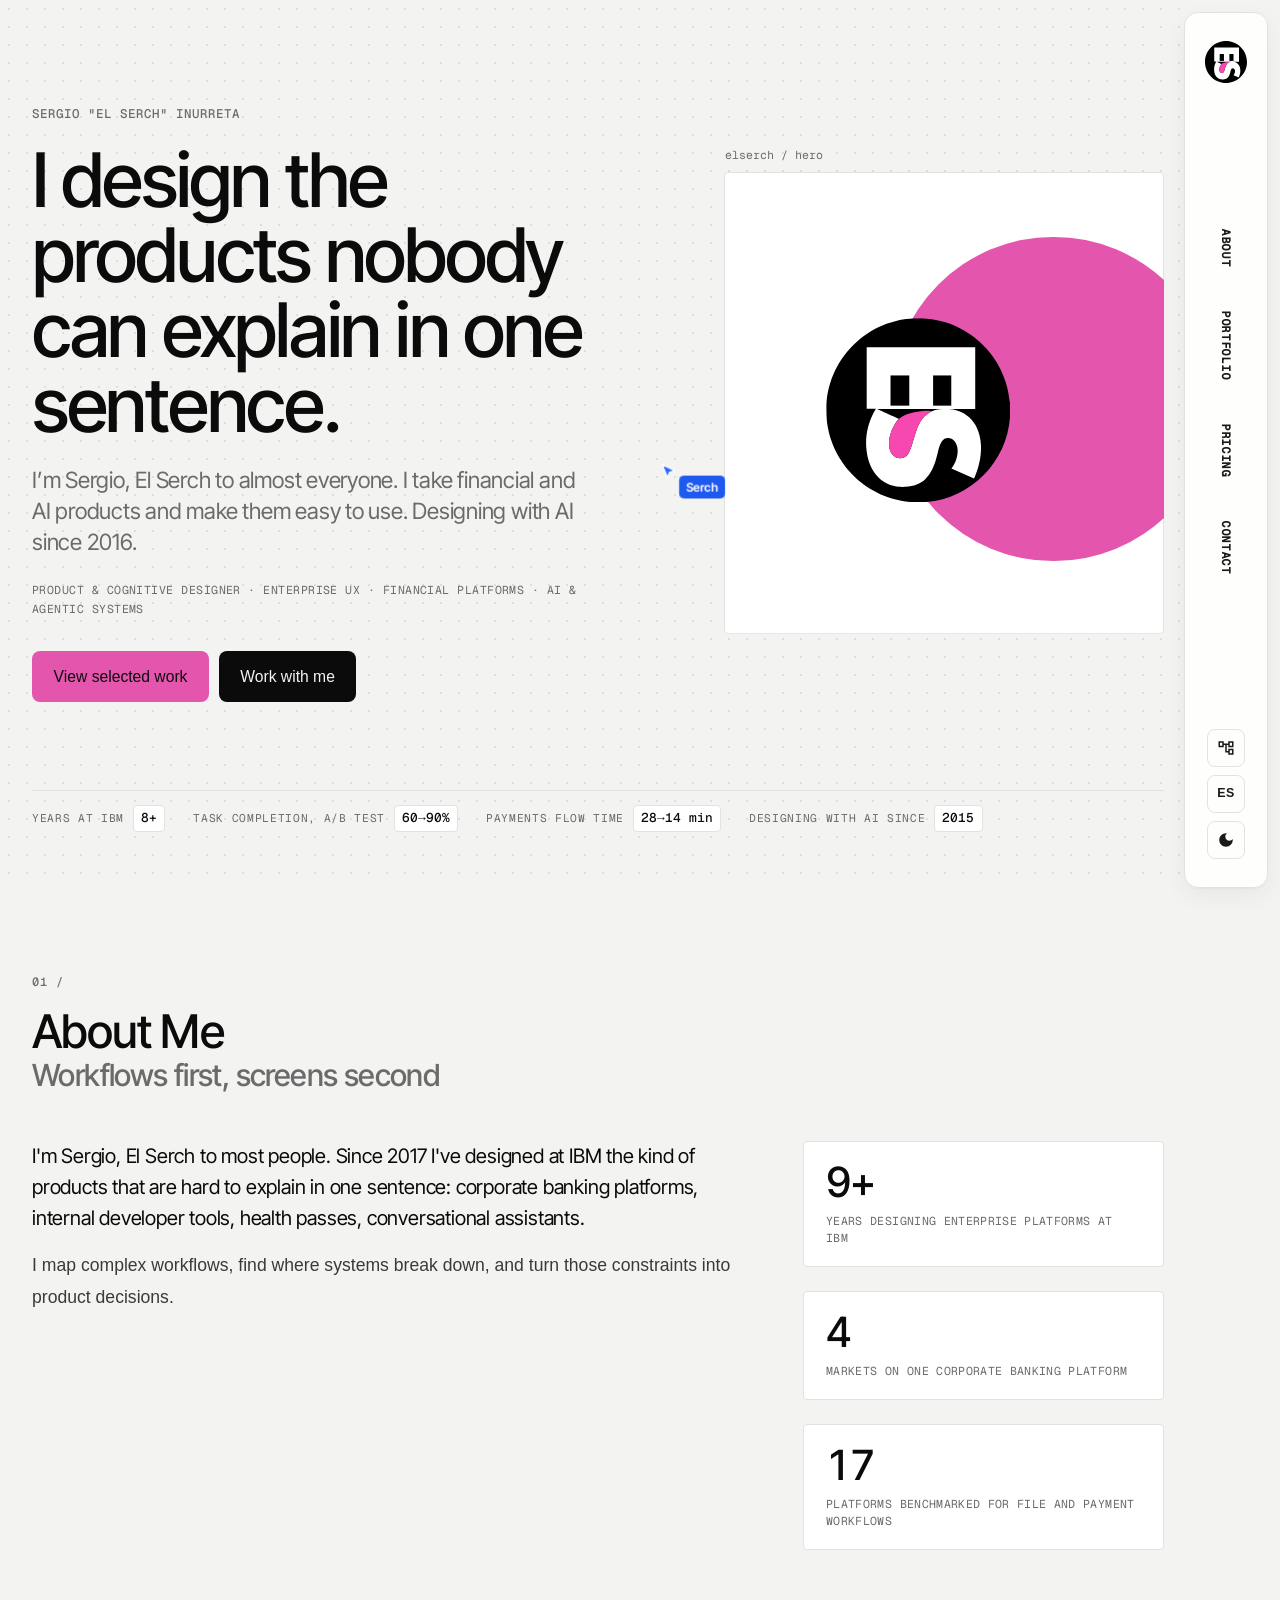
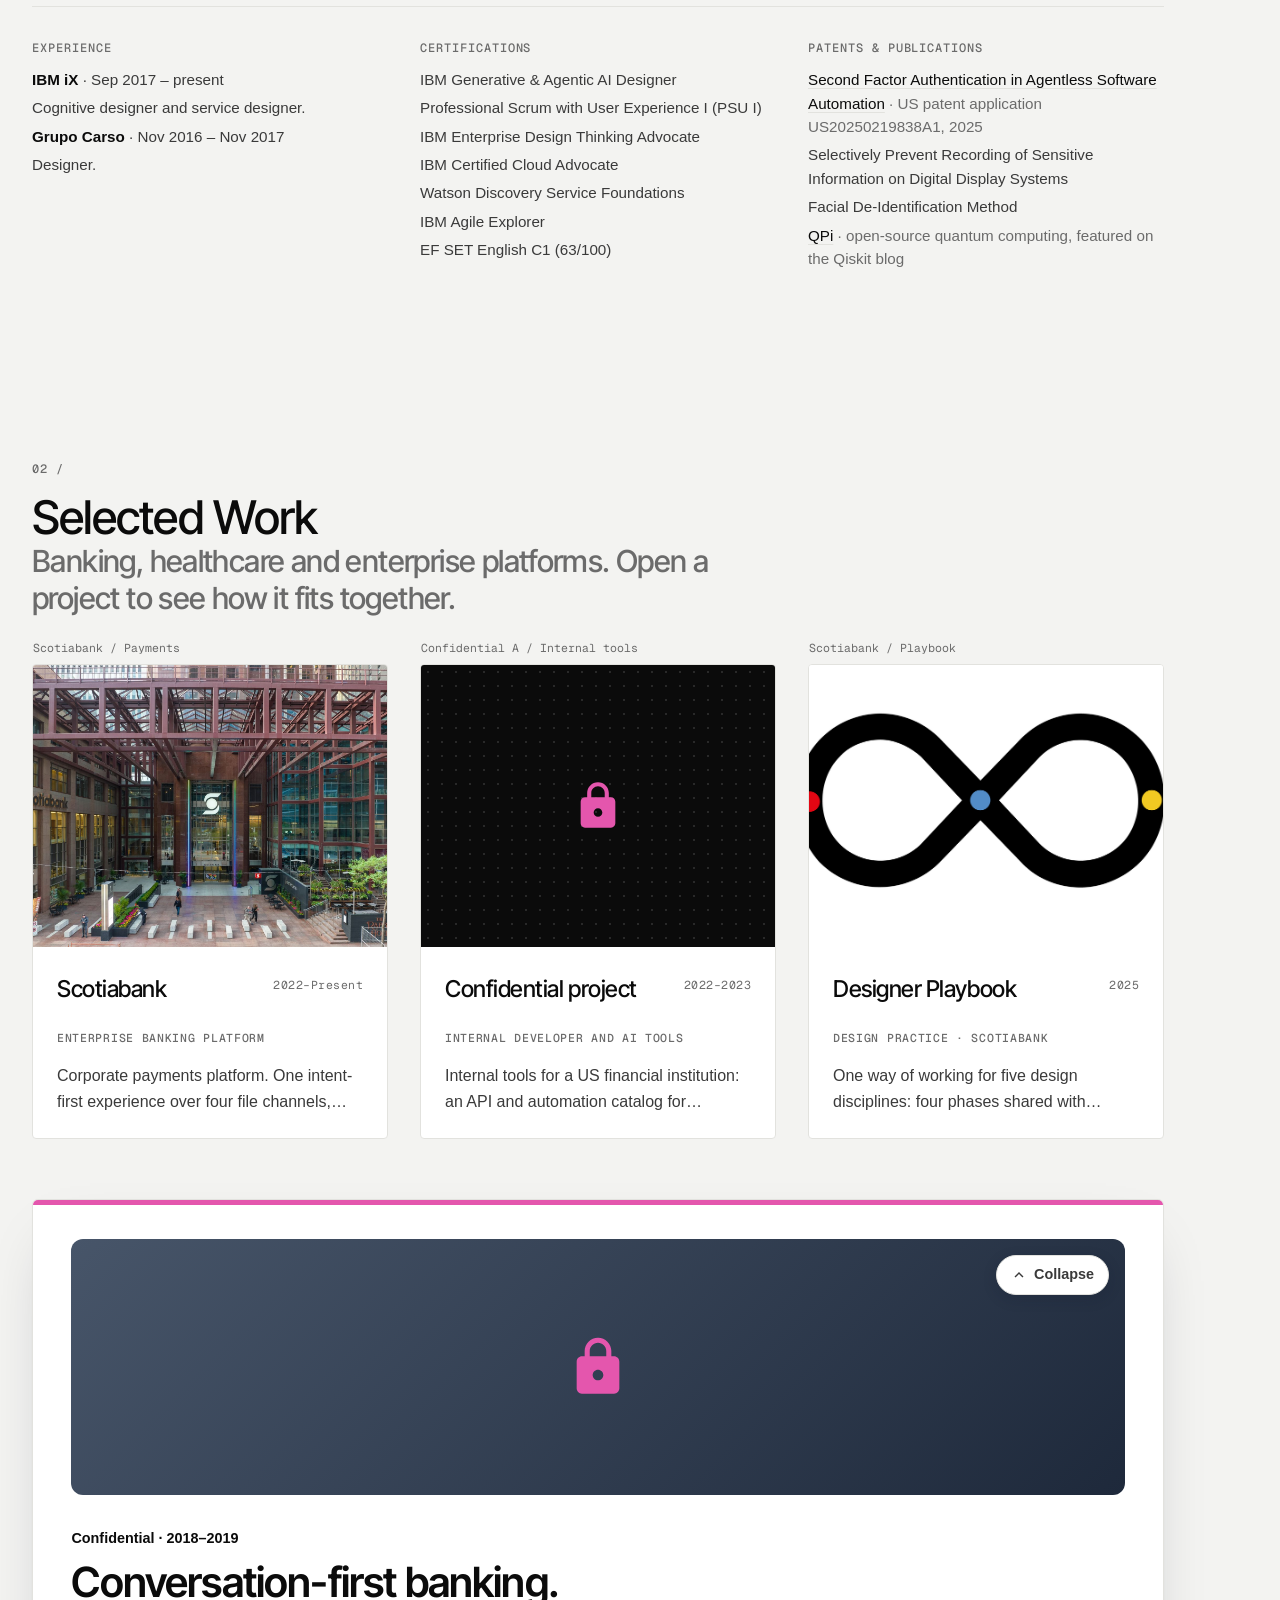
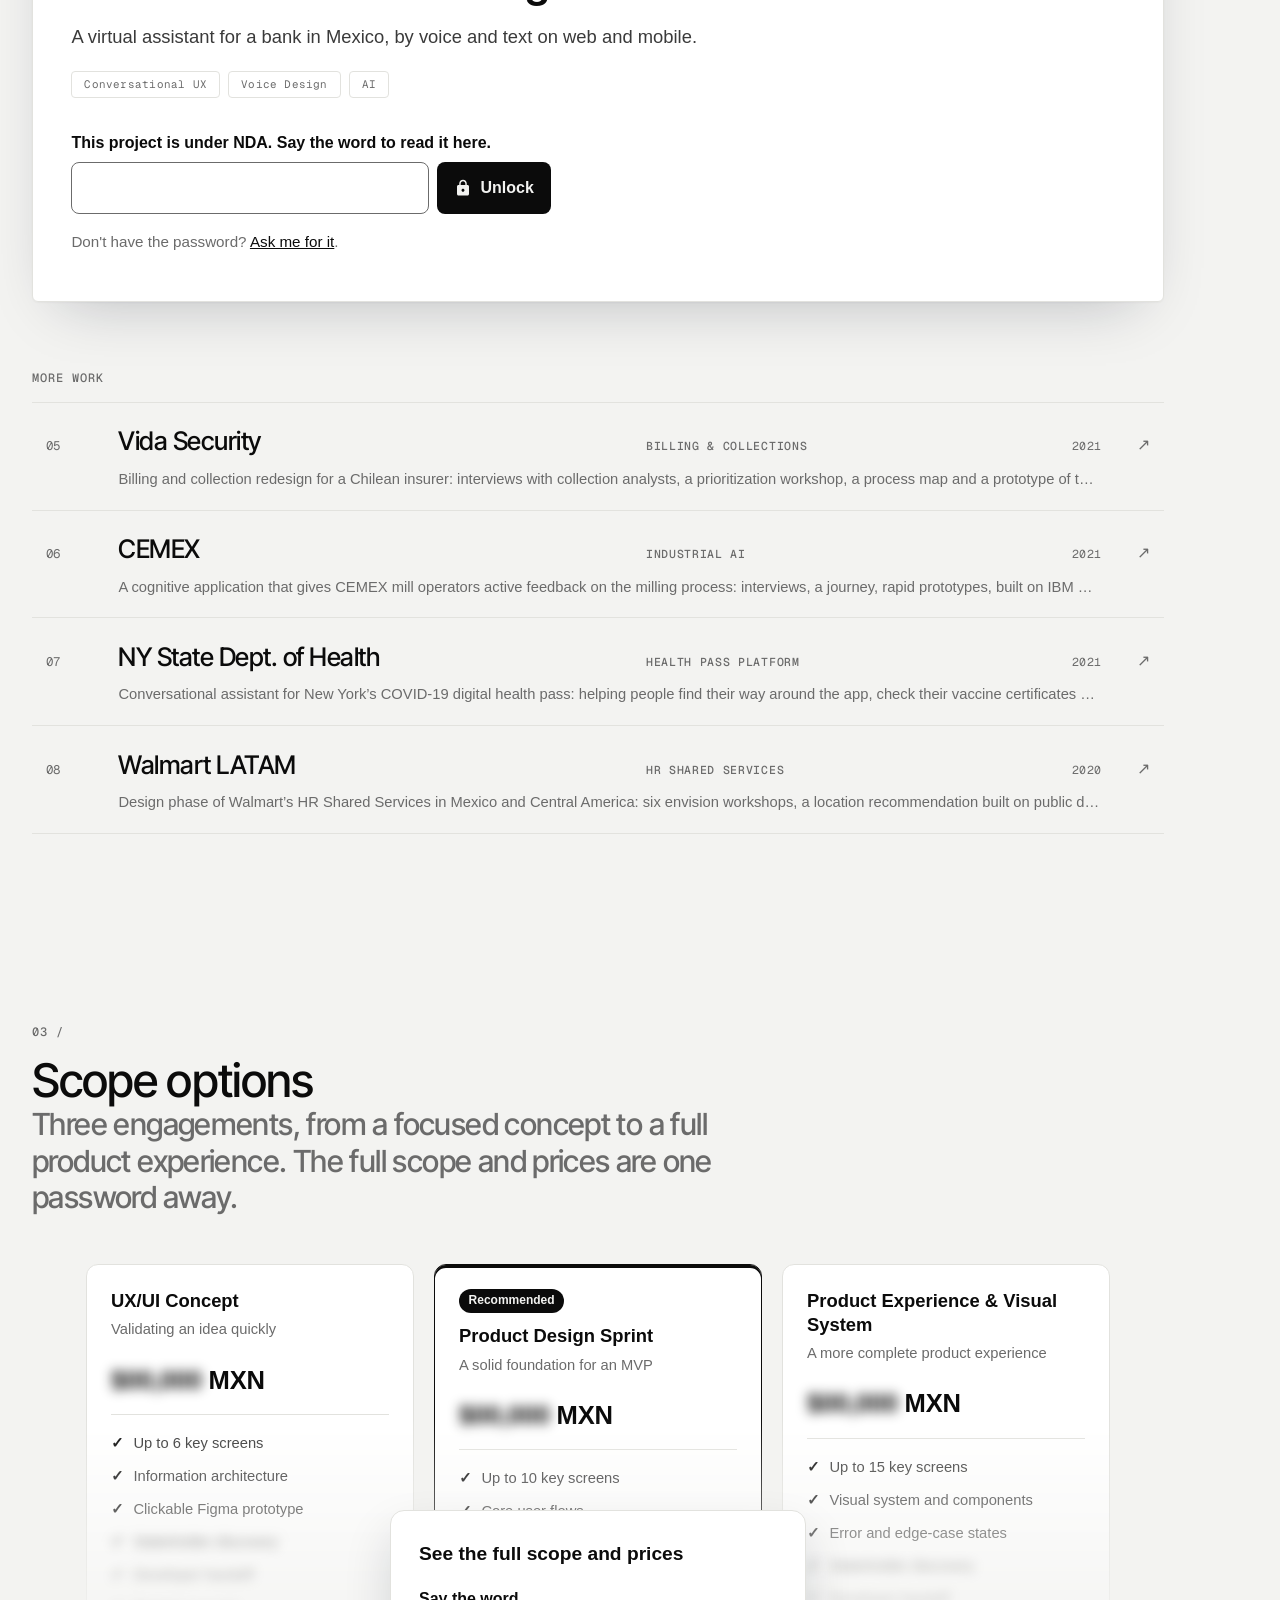
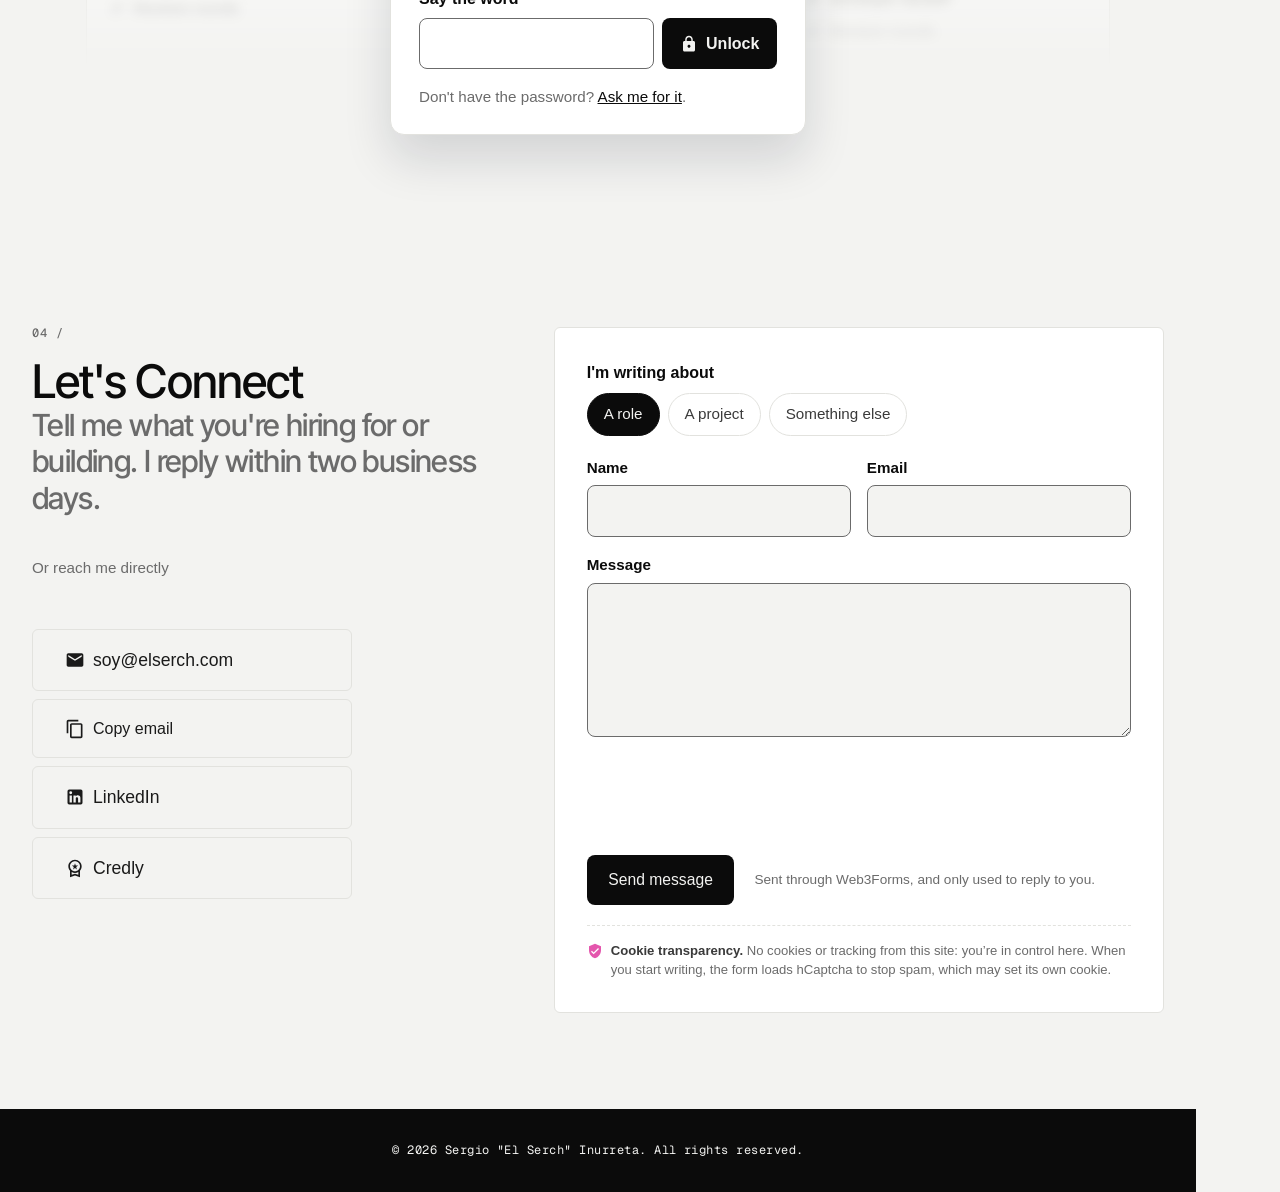
<file: confidential-b.html>
<!doctype html>
<html lang="en">
<head>
<meta charset="utf-8">
<meta name="viewport" content="width=device-width, initial-scale=1">
<meta name="robots" content="noindex">
<title>Moved | Sergio Inurreta</title>
<link rel="canonical" href="https://elserch.com/index.html#p-confidential-b">
<meta http-equiv="refresh" content="0; url=index.html#p-confidential-b">
<script>location.replace('index.html#p-confidential-b');</script>
<style>body{font:16px/1.5 system-ui,sans-serif;margin:3rem 1rem;color:#1e293b;background:#fff}@media (prefers-color-scheme:dark){body{color:#e2e8f0;background:#0f172a}a{color:#93c5fd}}</style>
</head>
<body>
<p>This project now lives on the homepage. <a href="index.html#p-confidential-b">Open it there</a>.</p>
</body>
</html>
</file>
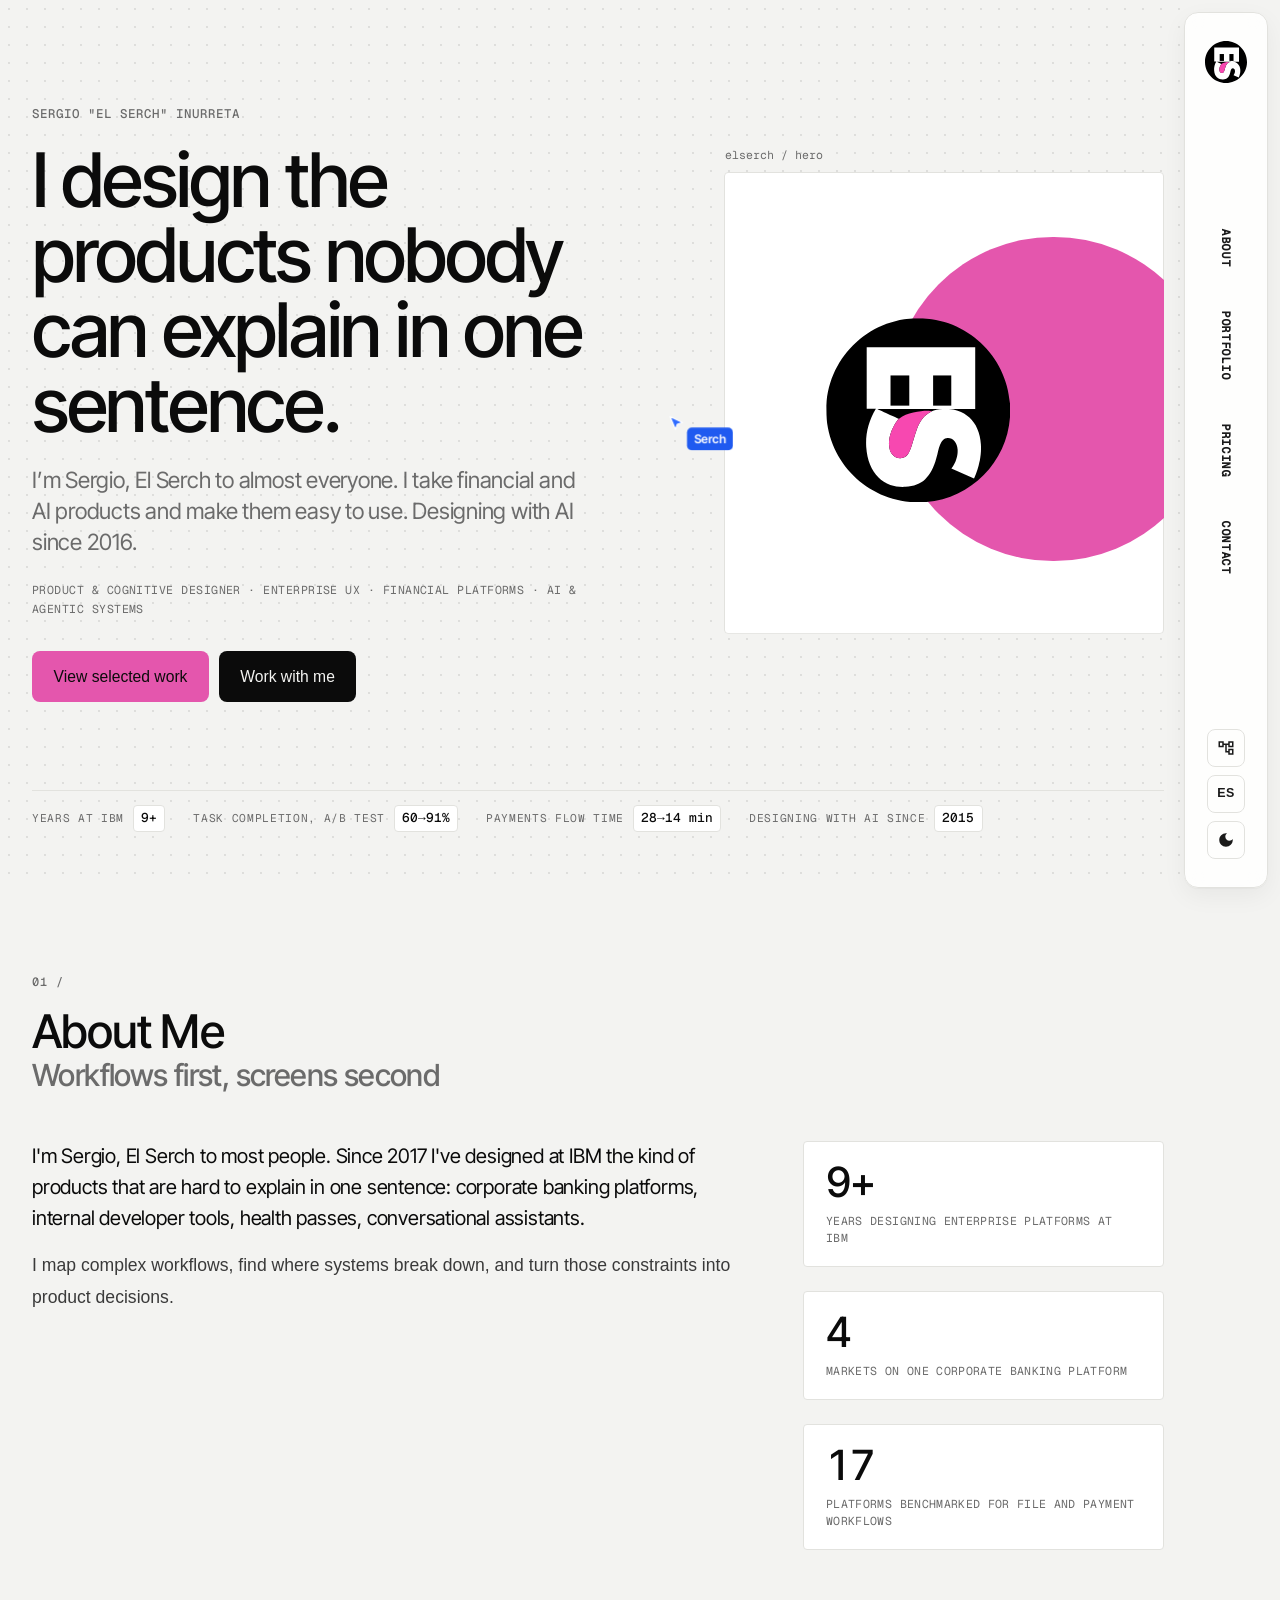
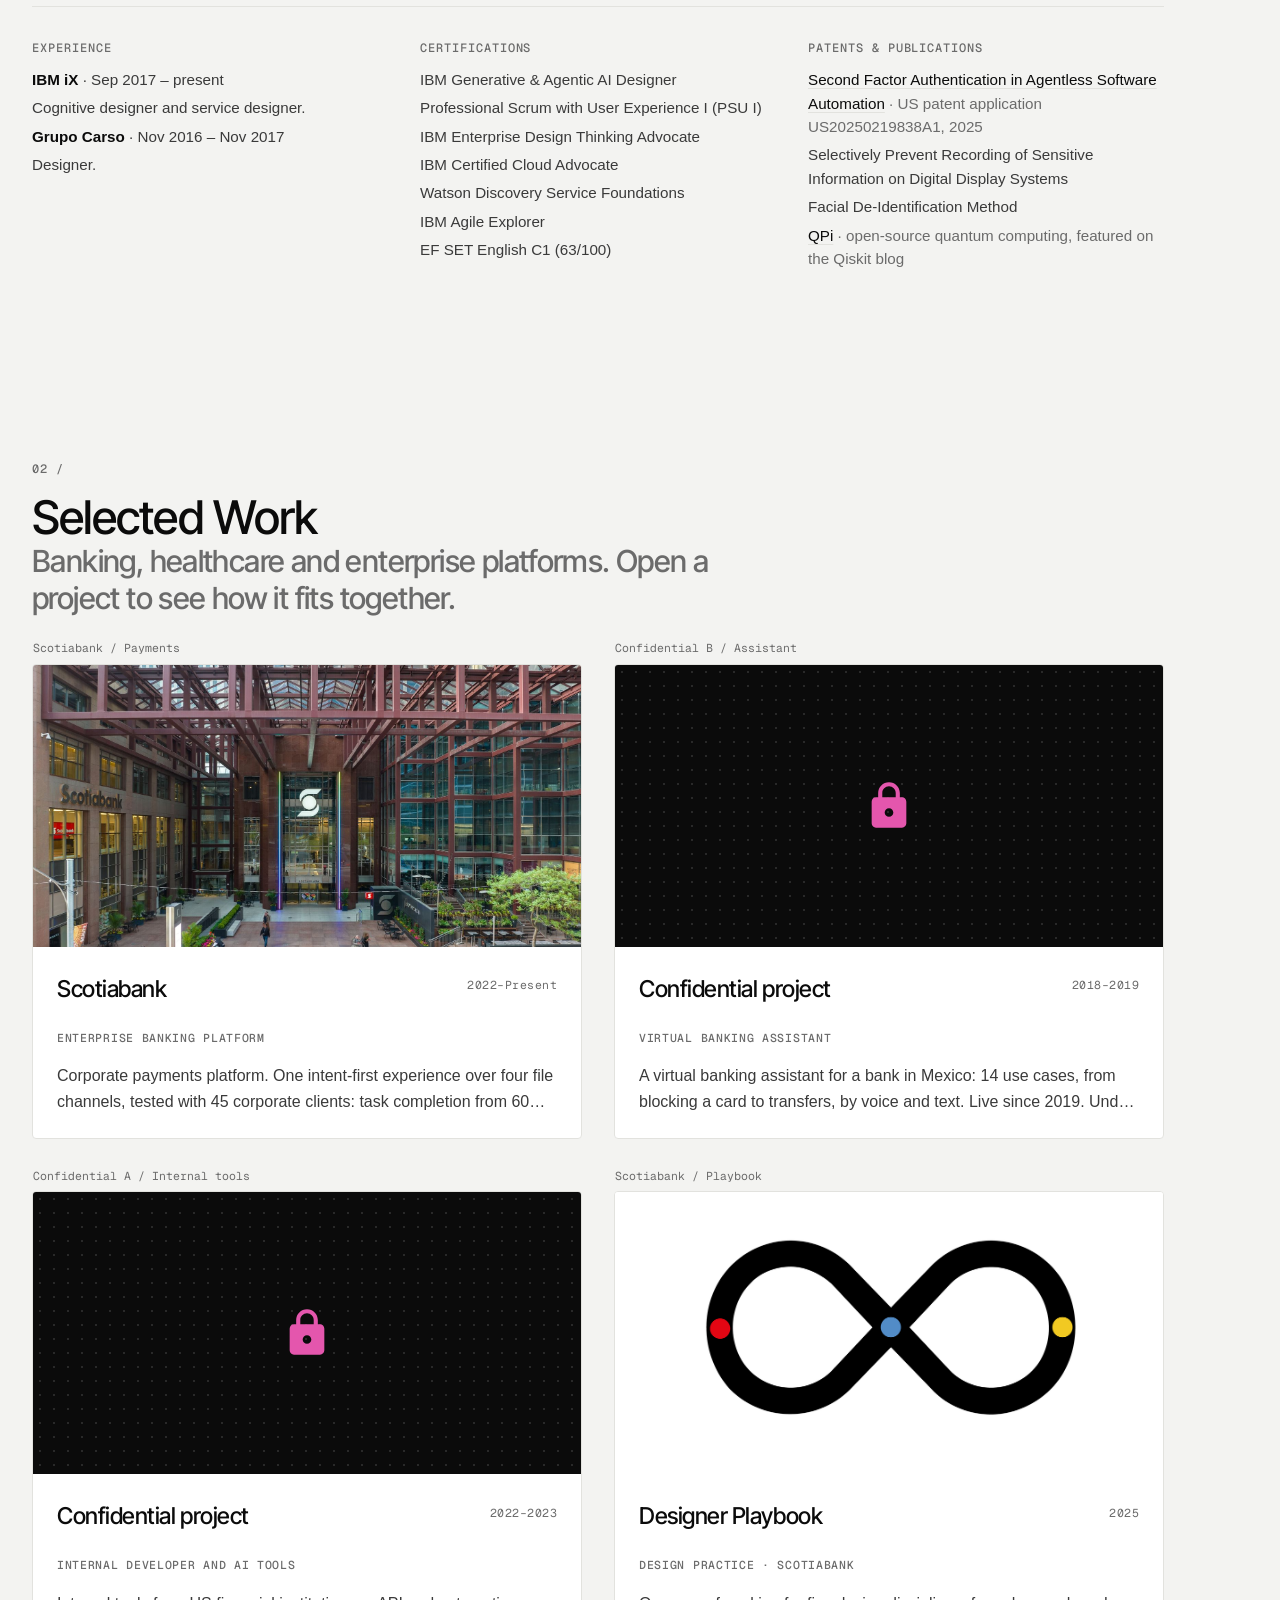
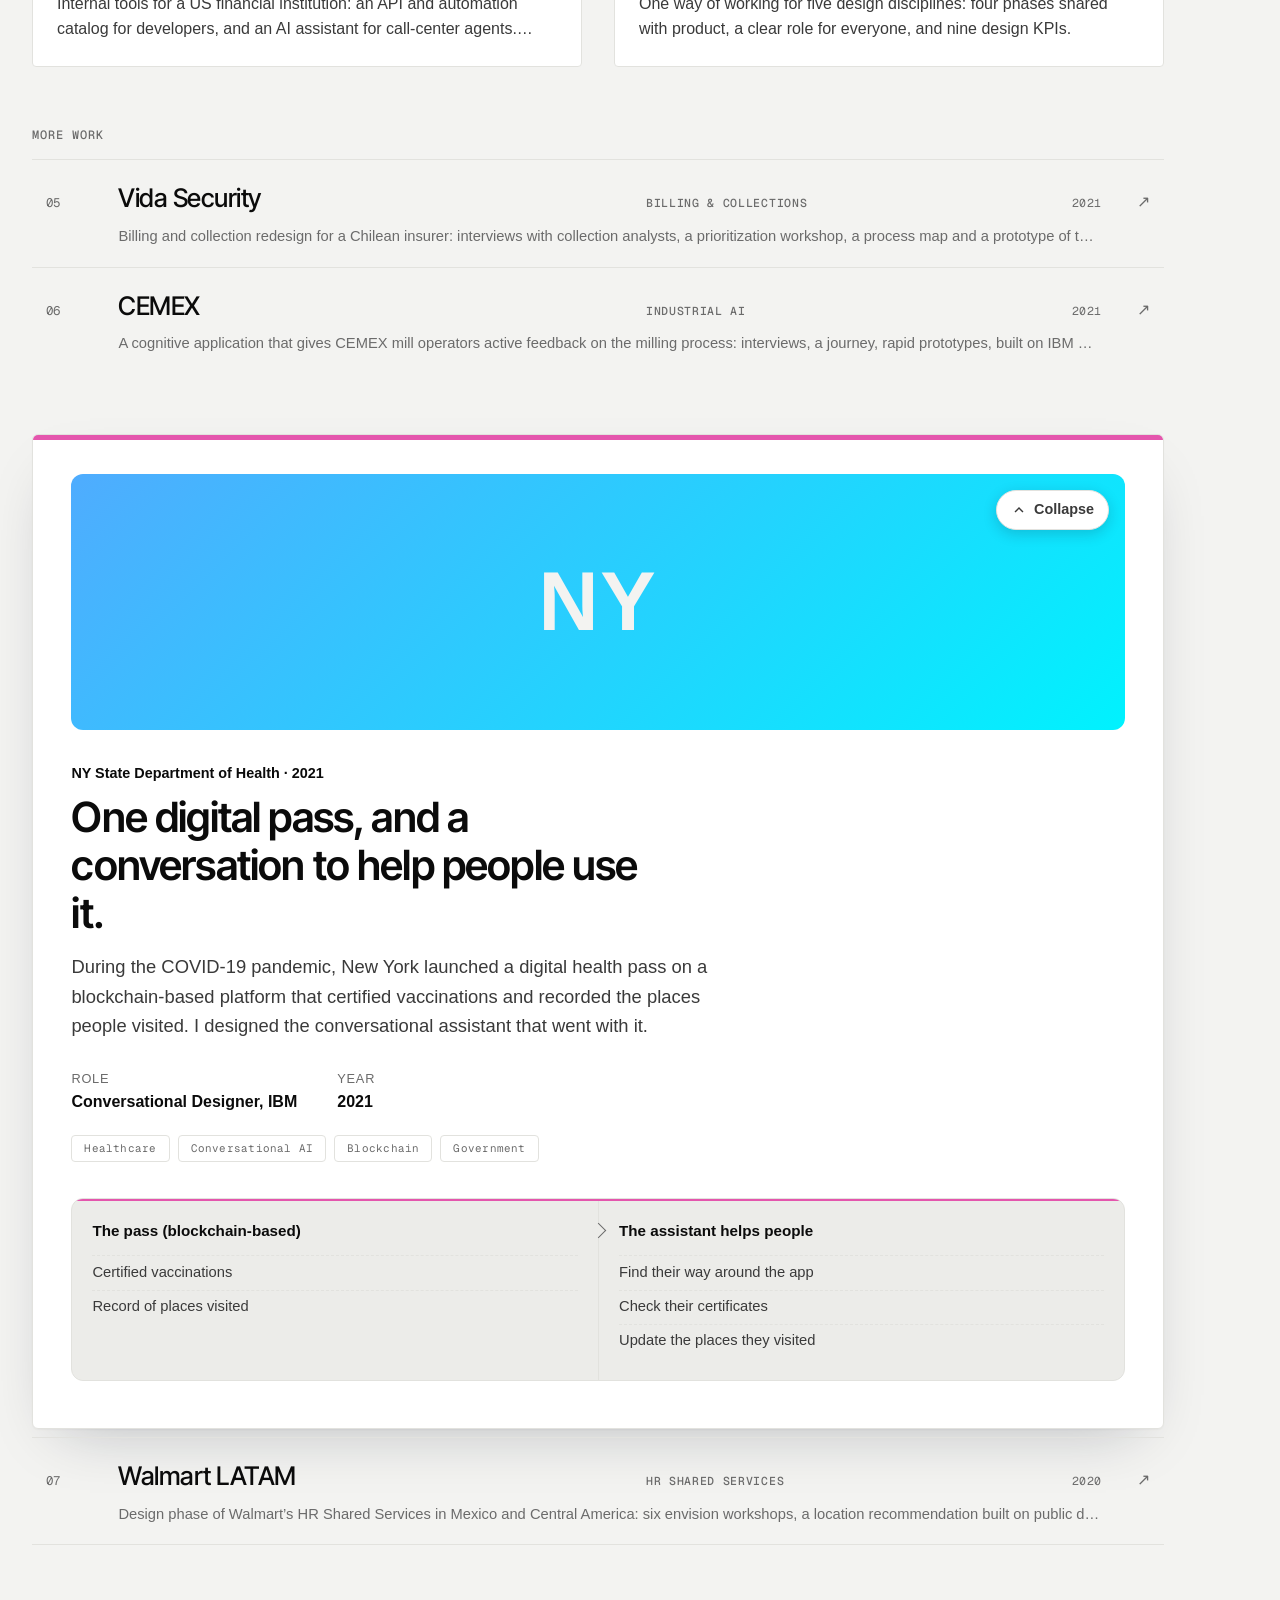
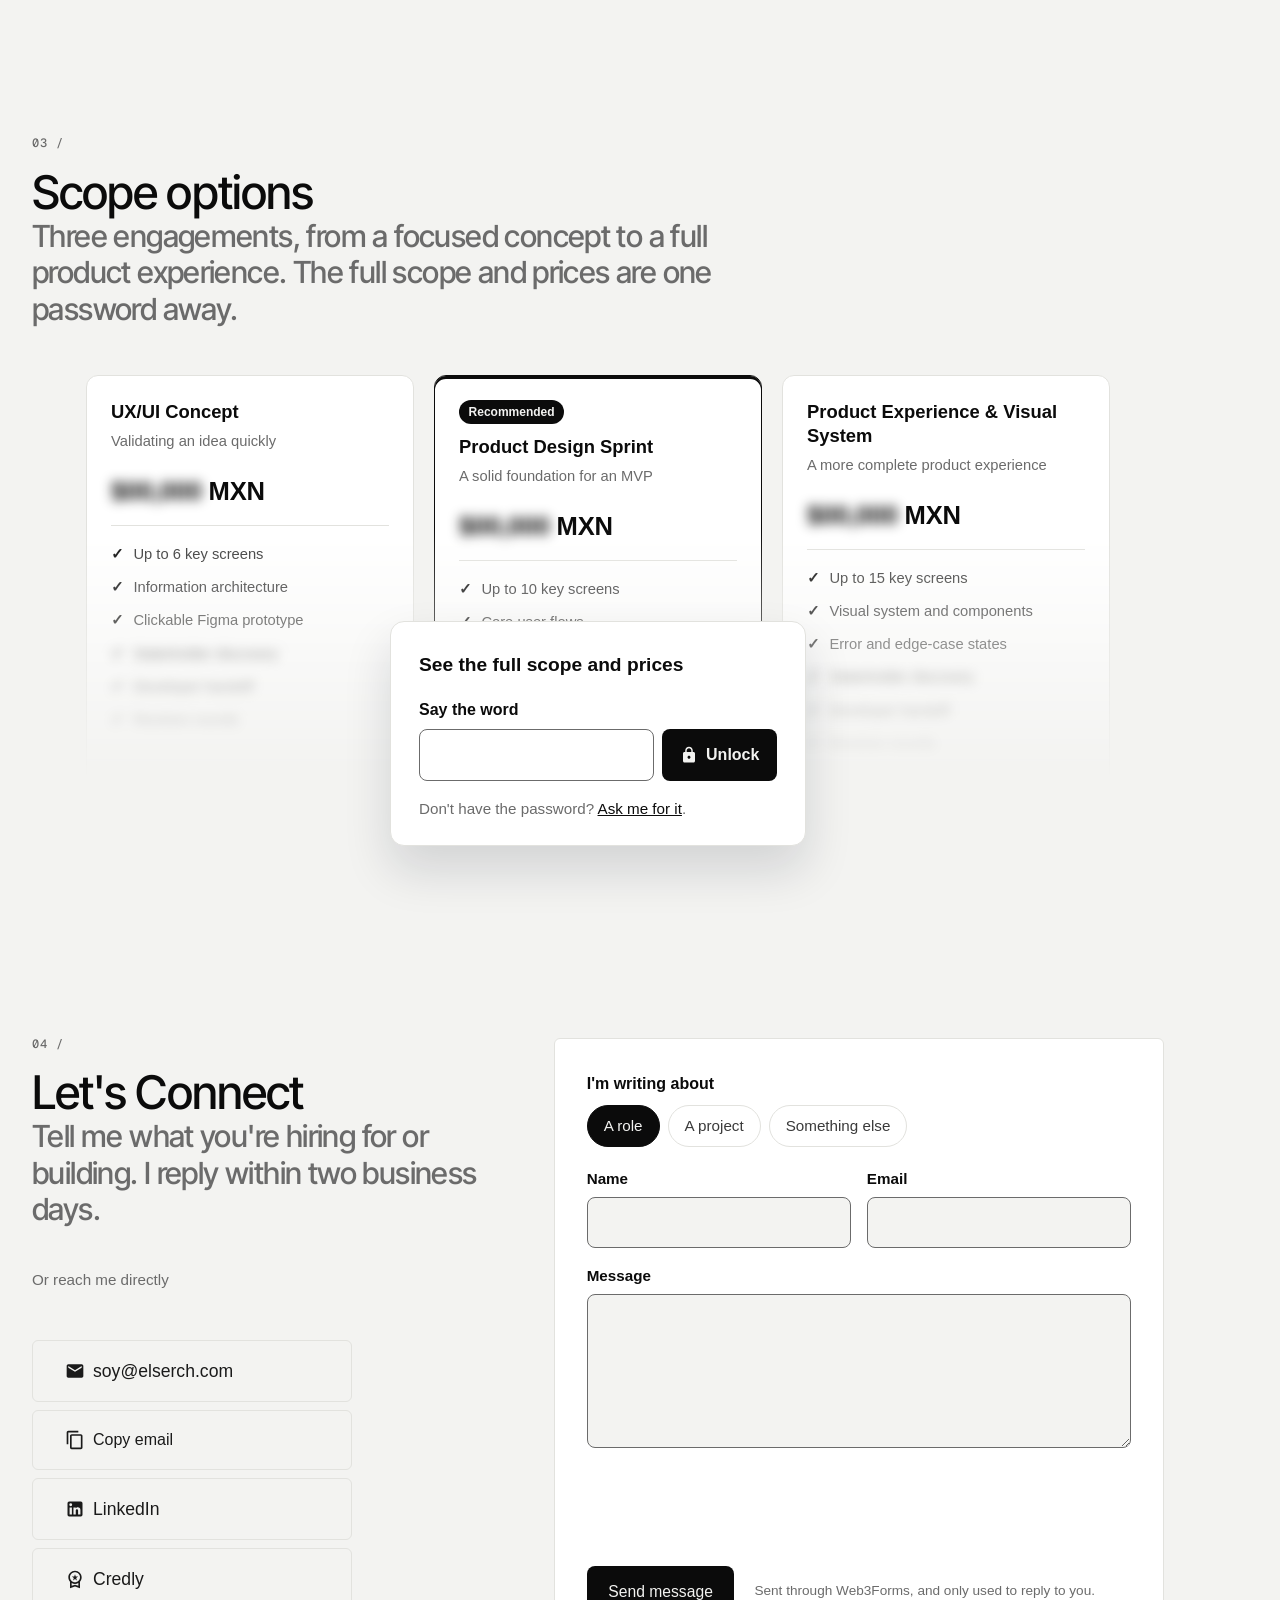
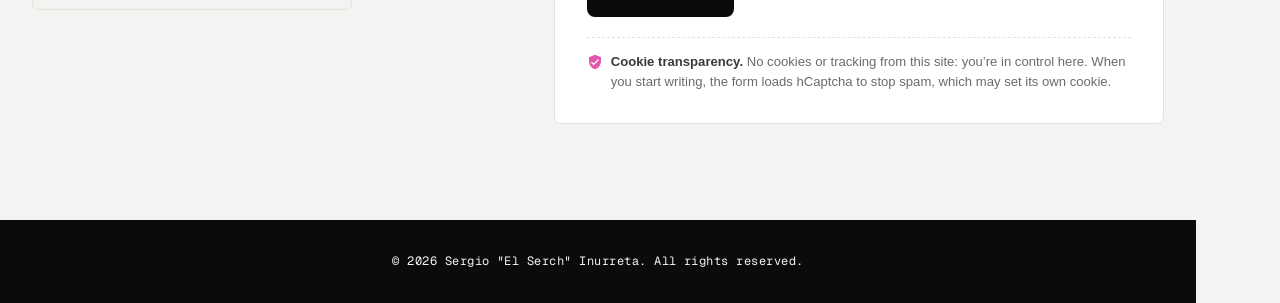
<file: nyhealth-case-study.html>
<!doctype html>
<html lang="en">
<head>
<meta charset="utf-8">
<meta name="viewport" content="width=device-width, initial-scale=1">
<meta name="robots" content="noindex">
<title>Moved | Sergio Inurreta</title>
<link rel="canonical" href="https://elserch.com/index.html#p-nyhealth">
<meta http-equiv="refresh" content="0; url=index.html#p-nyhealth">
<script>location.replace('index.html#p-nyhealth');</script>
<style>body{font:16px/1.5 system-ui,sans-serif;margin:3rem 1rem;color:#1e293b;background:#fff}@media (prefers-color-scheme:dark){body{color:#e2e8f0;background:#0f172a}a{color:#93c5fd}}</style>
</head>
<body>
<p>This project now lives on the homepage. <a href="index.html#p-nyhealth">Open it there</a>.</p>
</body>
</html>
</file>
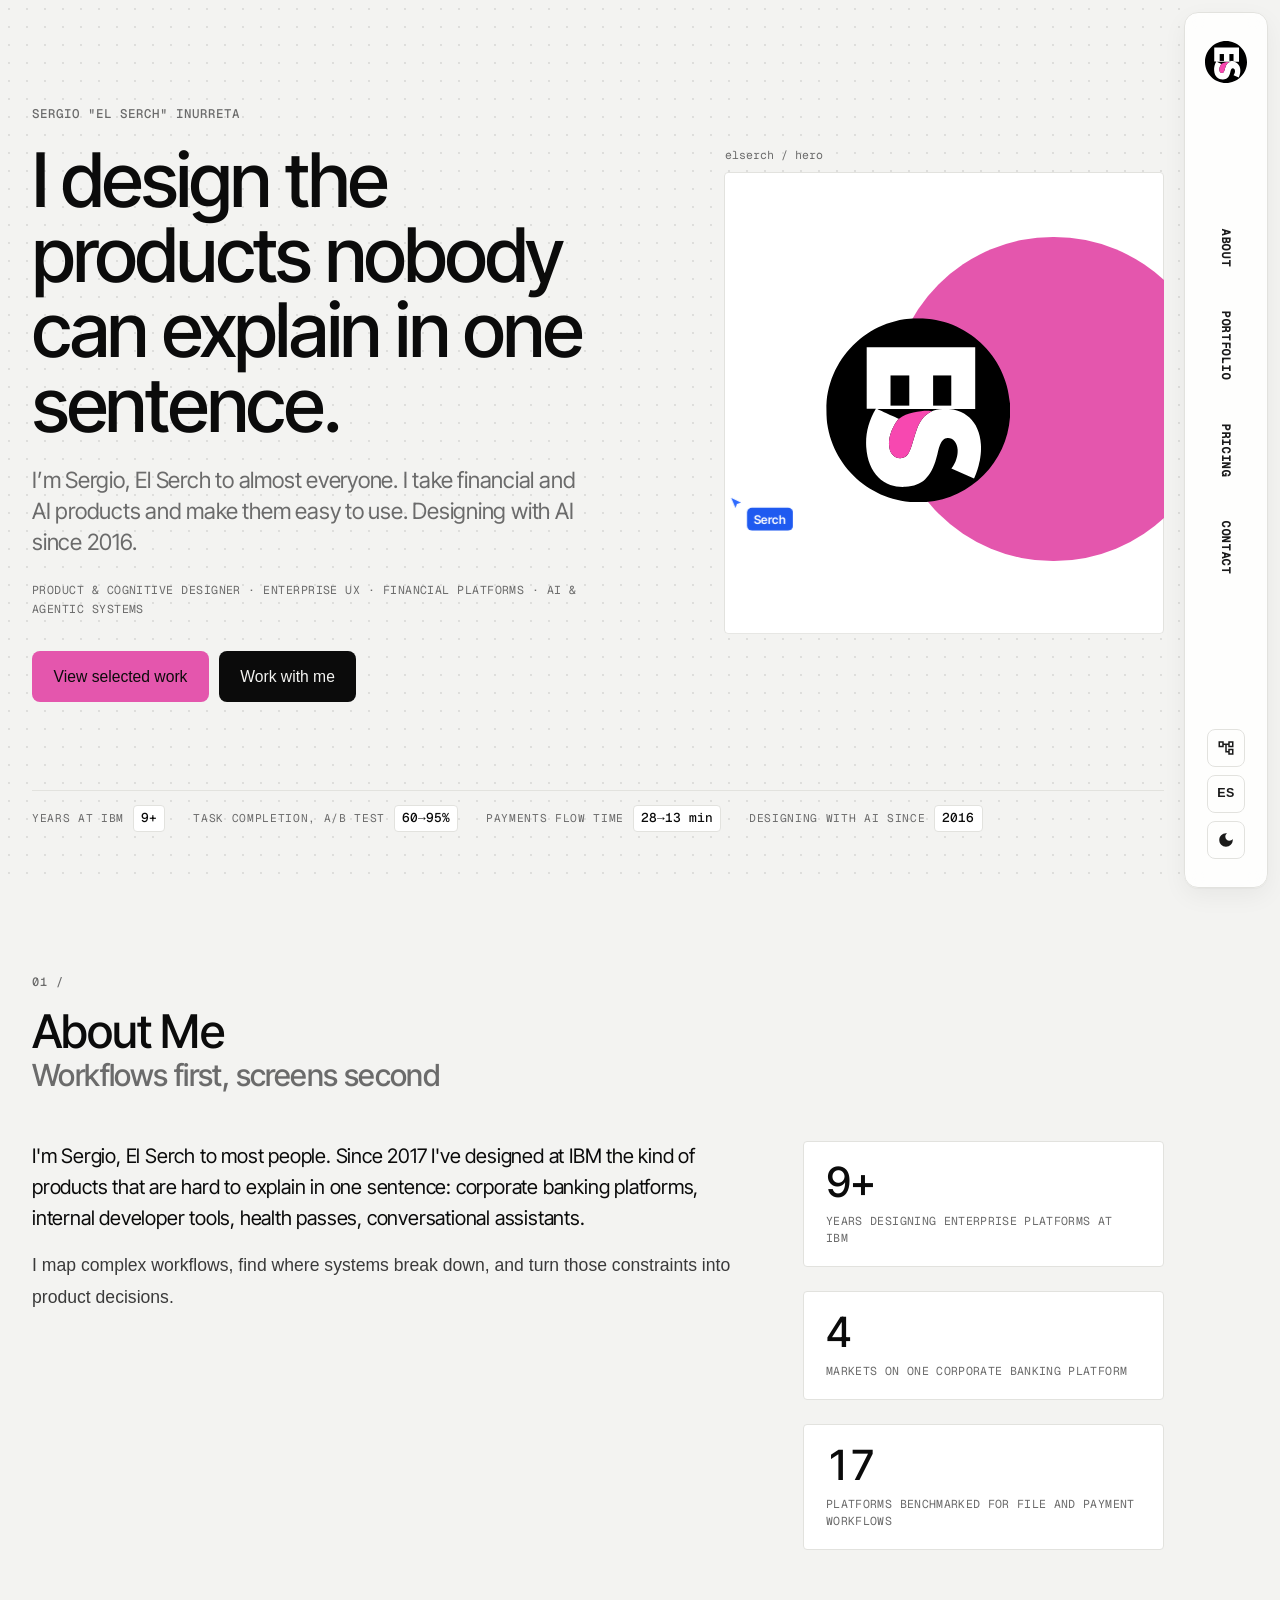
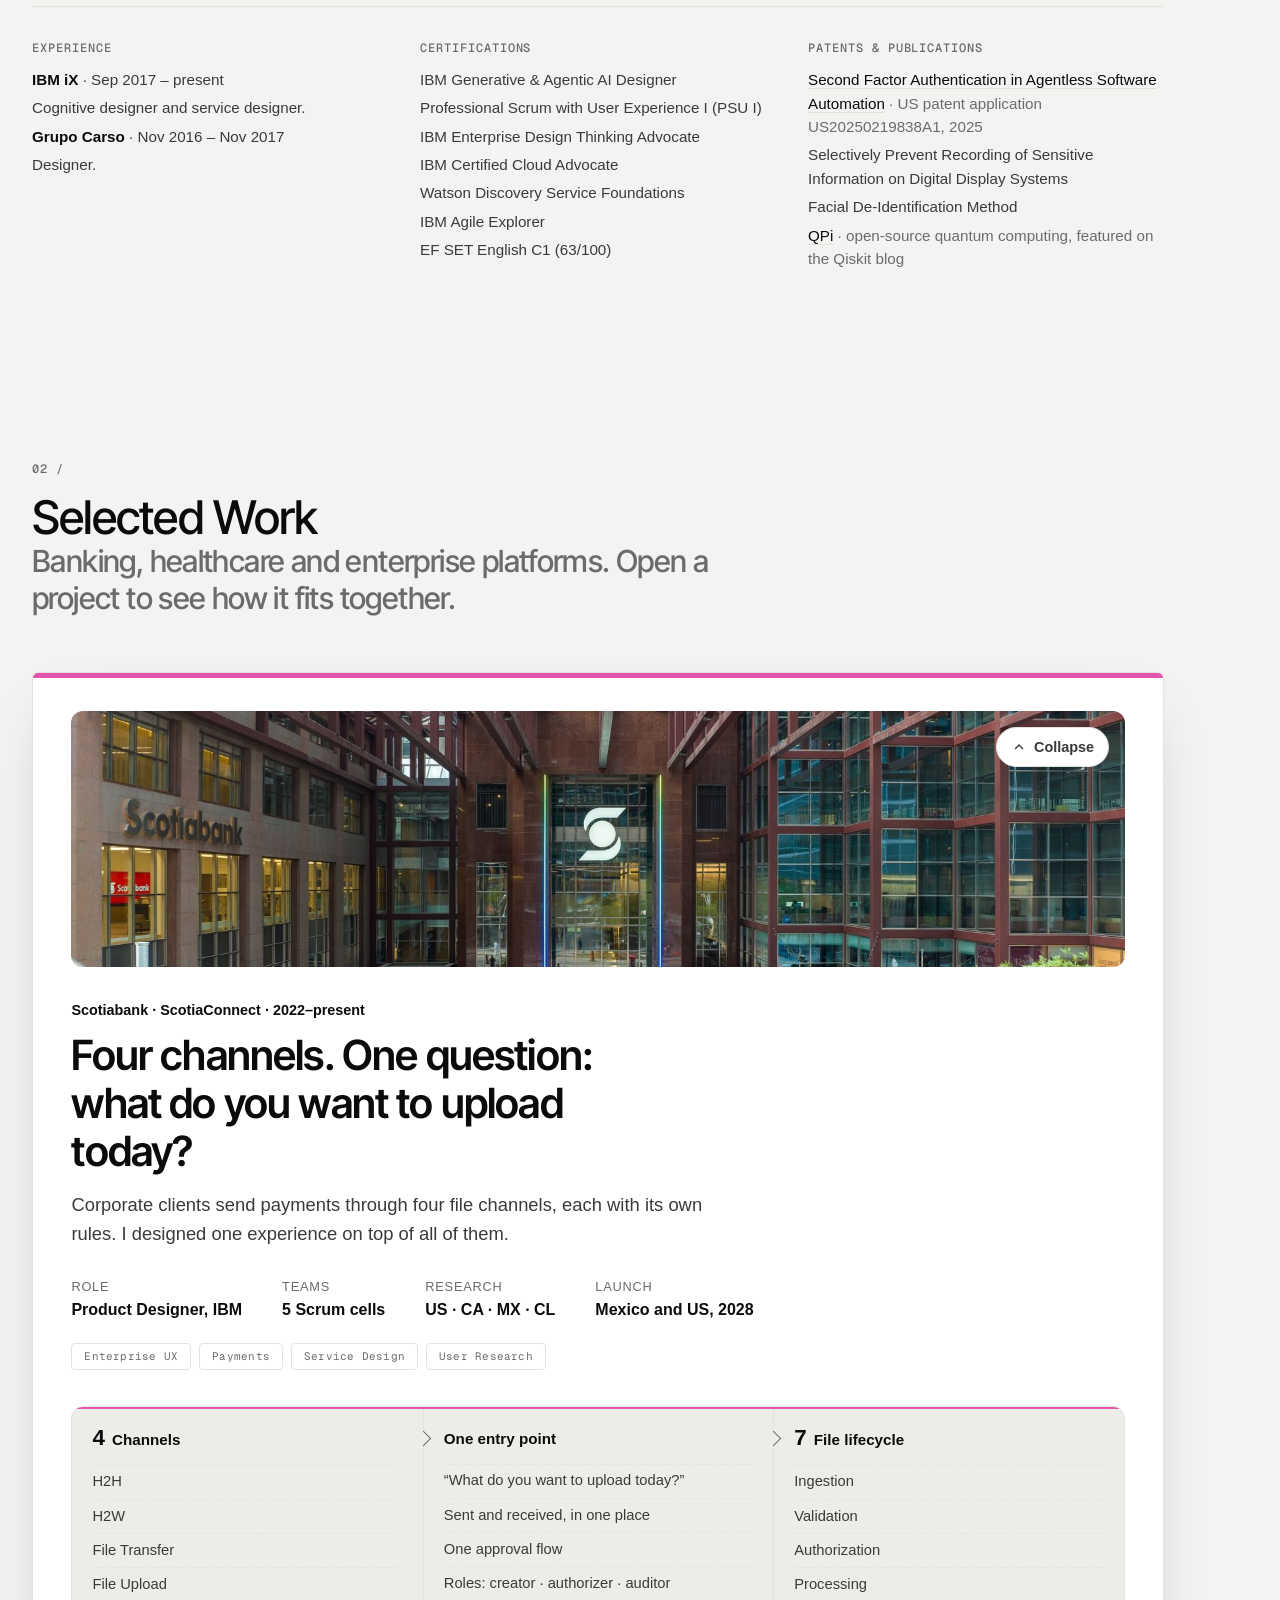
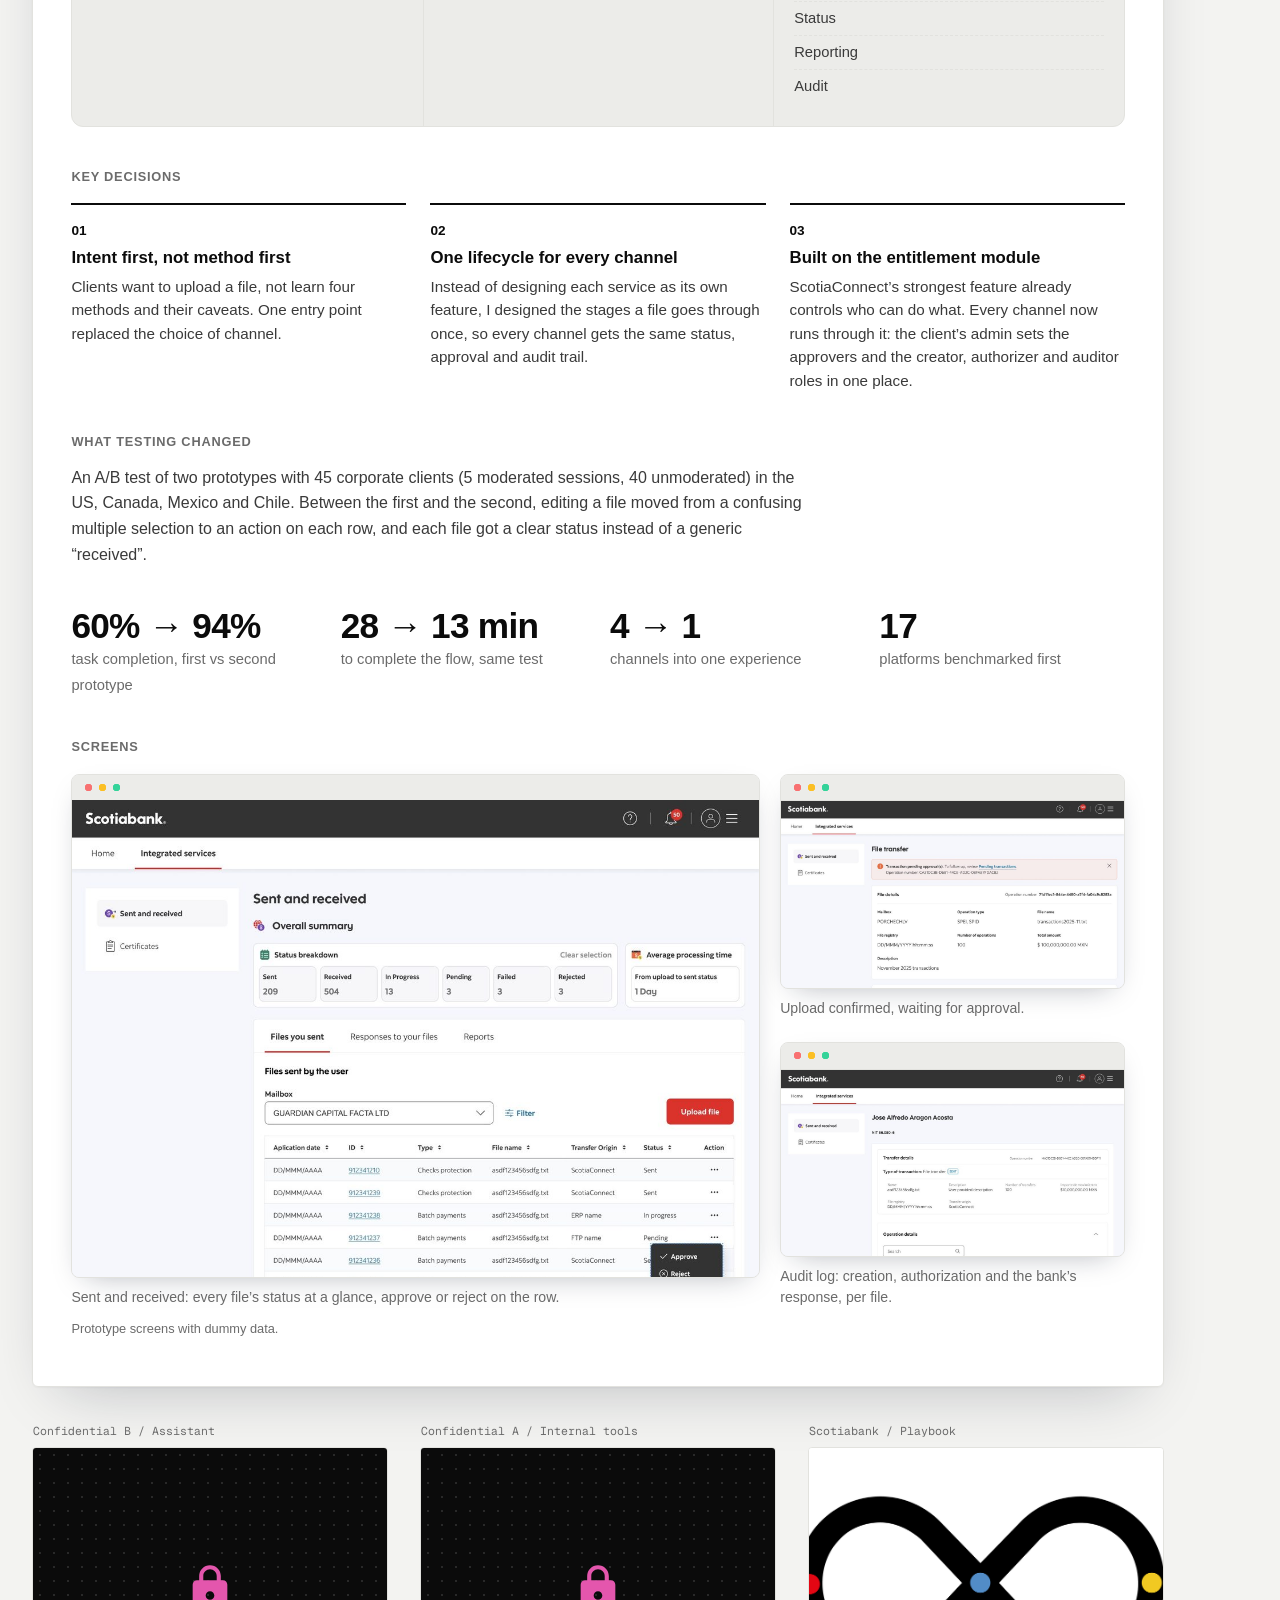
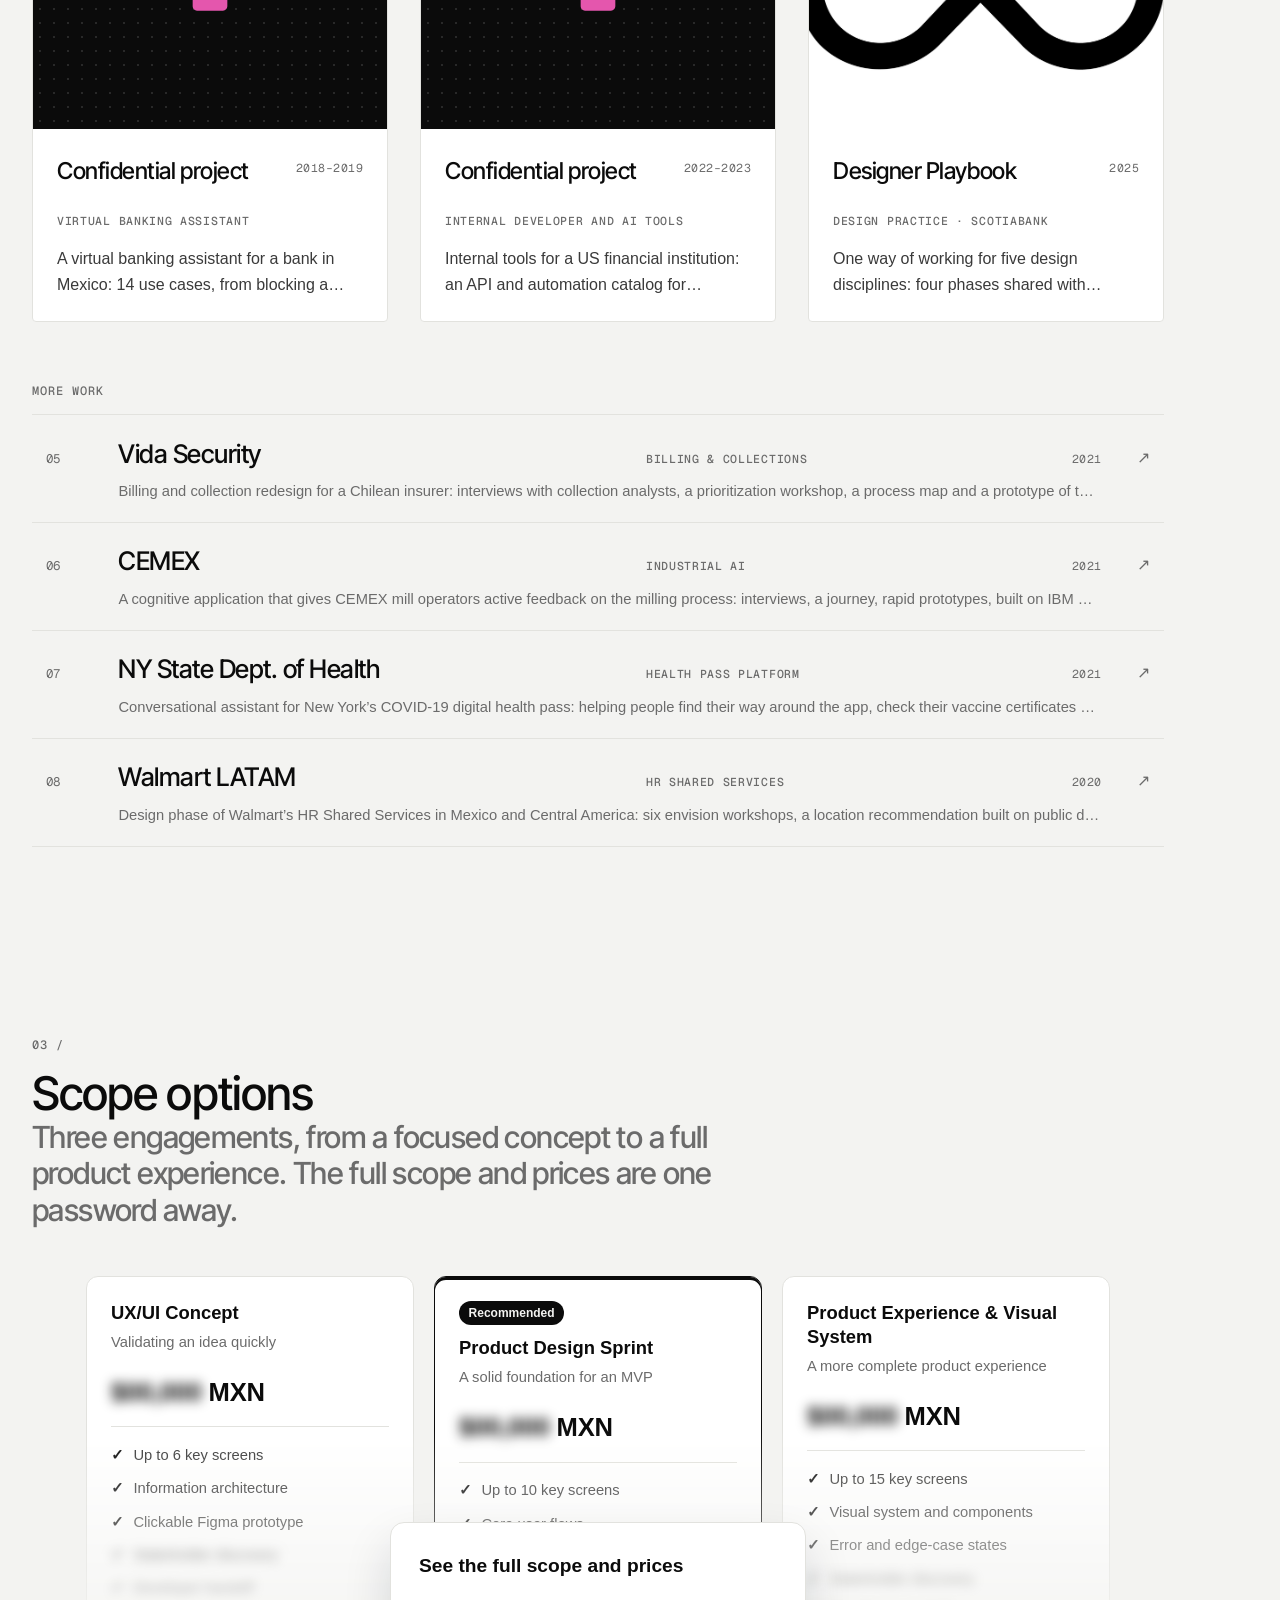
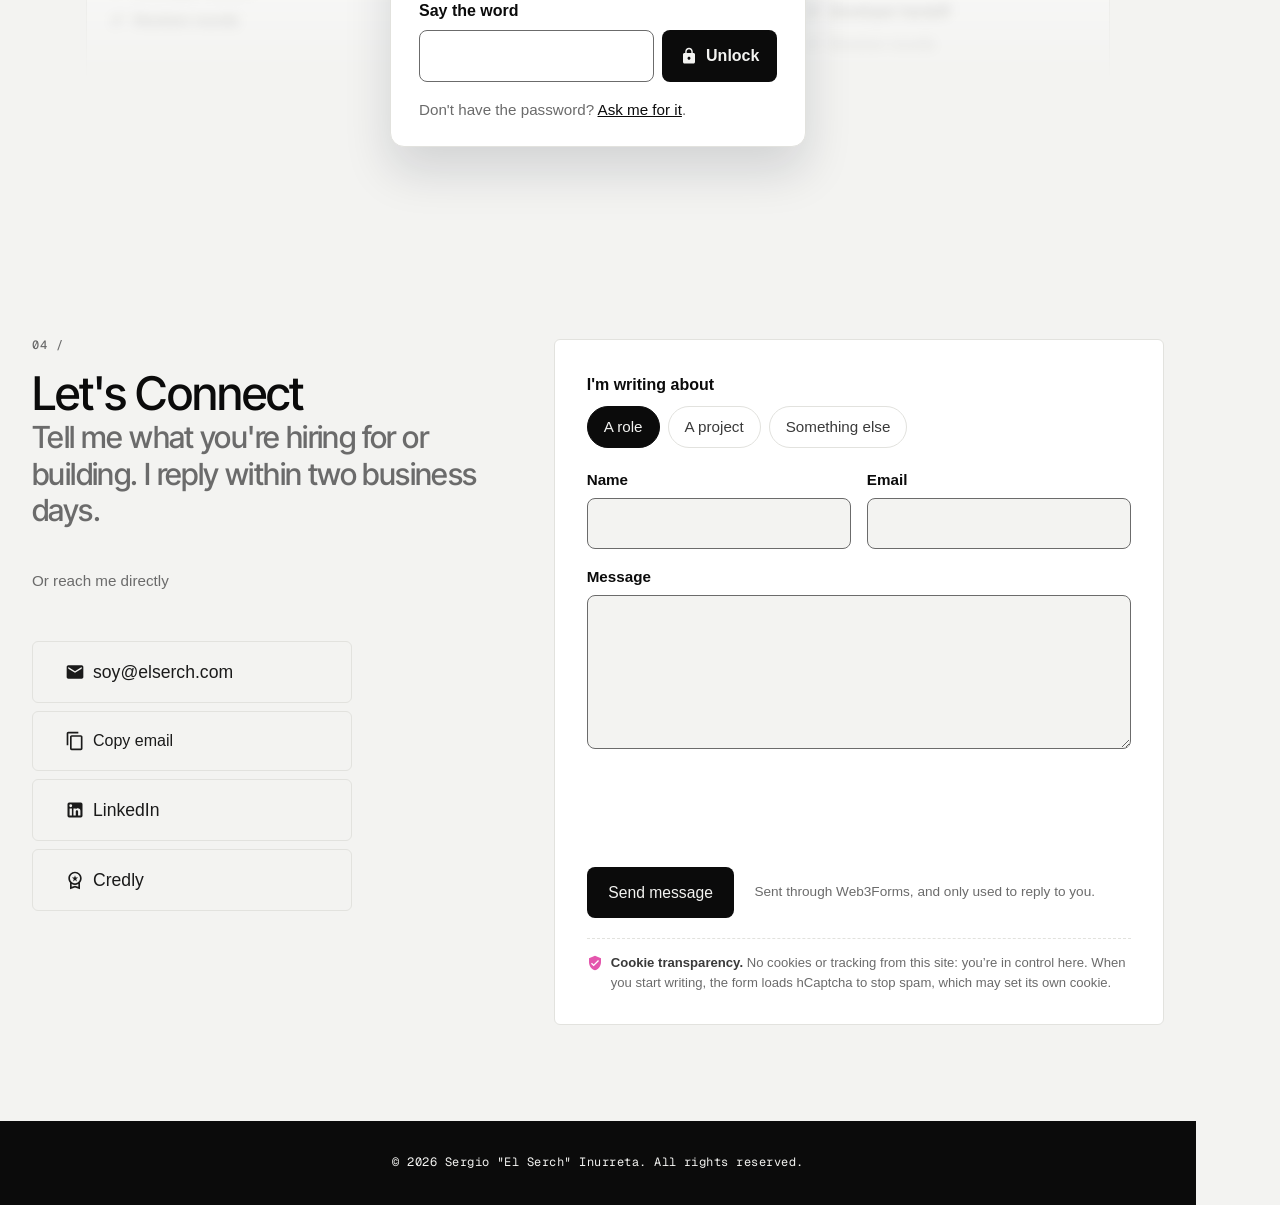
<file: scotiabank-case-study.html>
<!doctype html>
<html lang="en">
<head>
<meta charset="utf-8">
<meta name="viewport" content="width=device-width, initial-scale=1">
<meta name="robots" content="noindex">
<title>Moved | Sergio Inurreta</title>
<link rel="canonical" href="https://elserch.com/index.html#p-scotiabank">
<meta http-equiv="refresh" content="0; url=index.html#p-scotiabank">
<script>location.replace('index.html#p-scotiabank');</script>
<style>body{font:16px/1.5 system-ui,sans-serif;margin:3rem 1rem;color:#1e293b;background:#fff}@media (prefers-color-scheme:dark){body{color:#e2e8f0;background:#0f172a}a{color:#93c5fd}}</style>
</head>
<body>
<p>This project now lives on the homepage. <a href="index.html#p-scotiabank">Open it there</a>.</p>
</body>
</html>
</file>
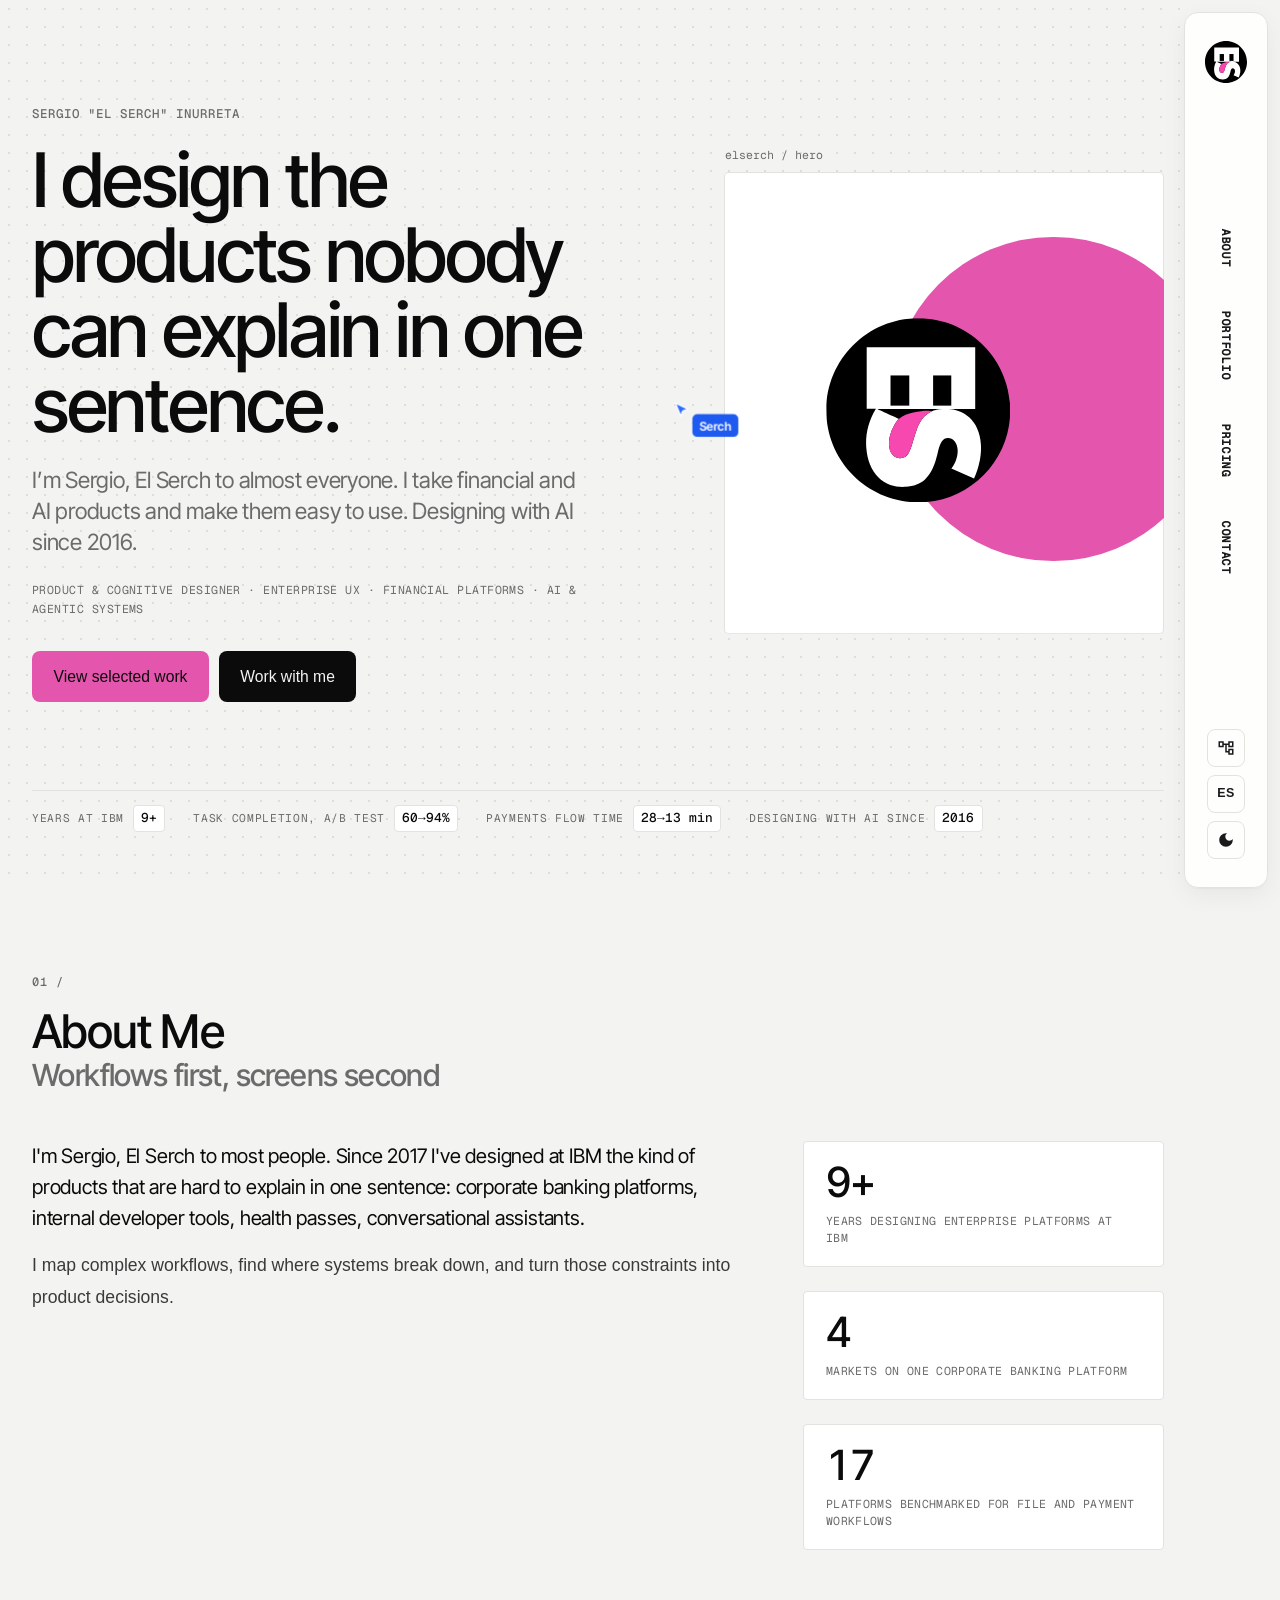
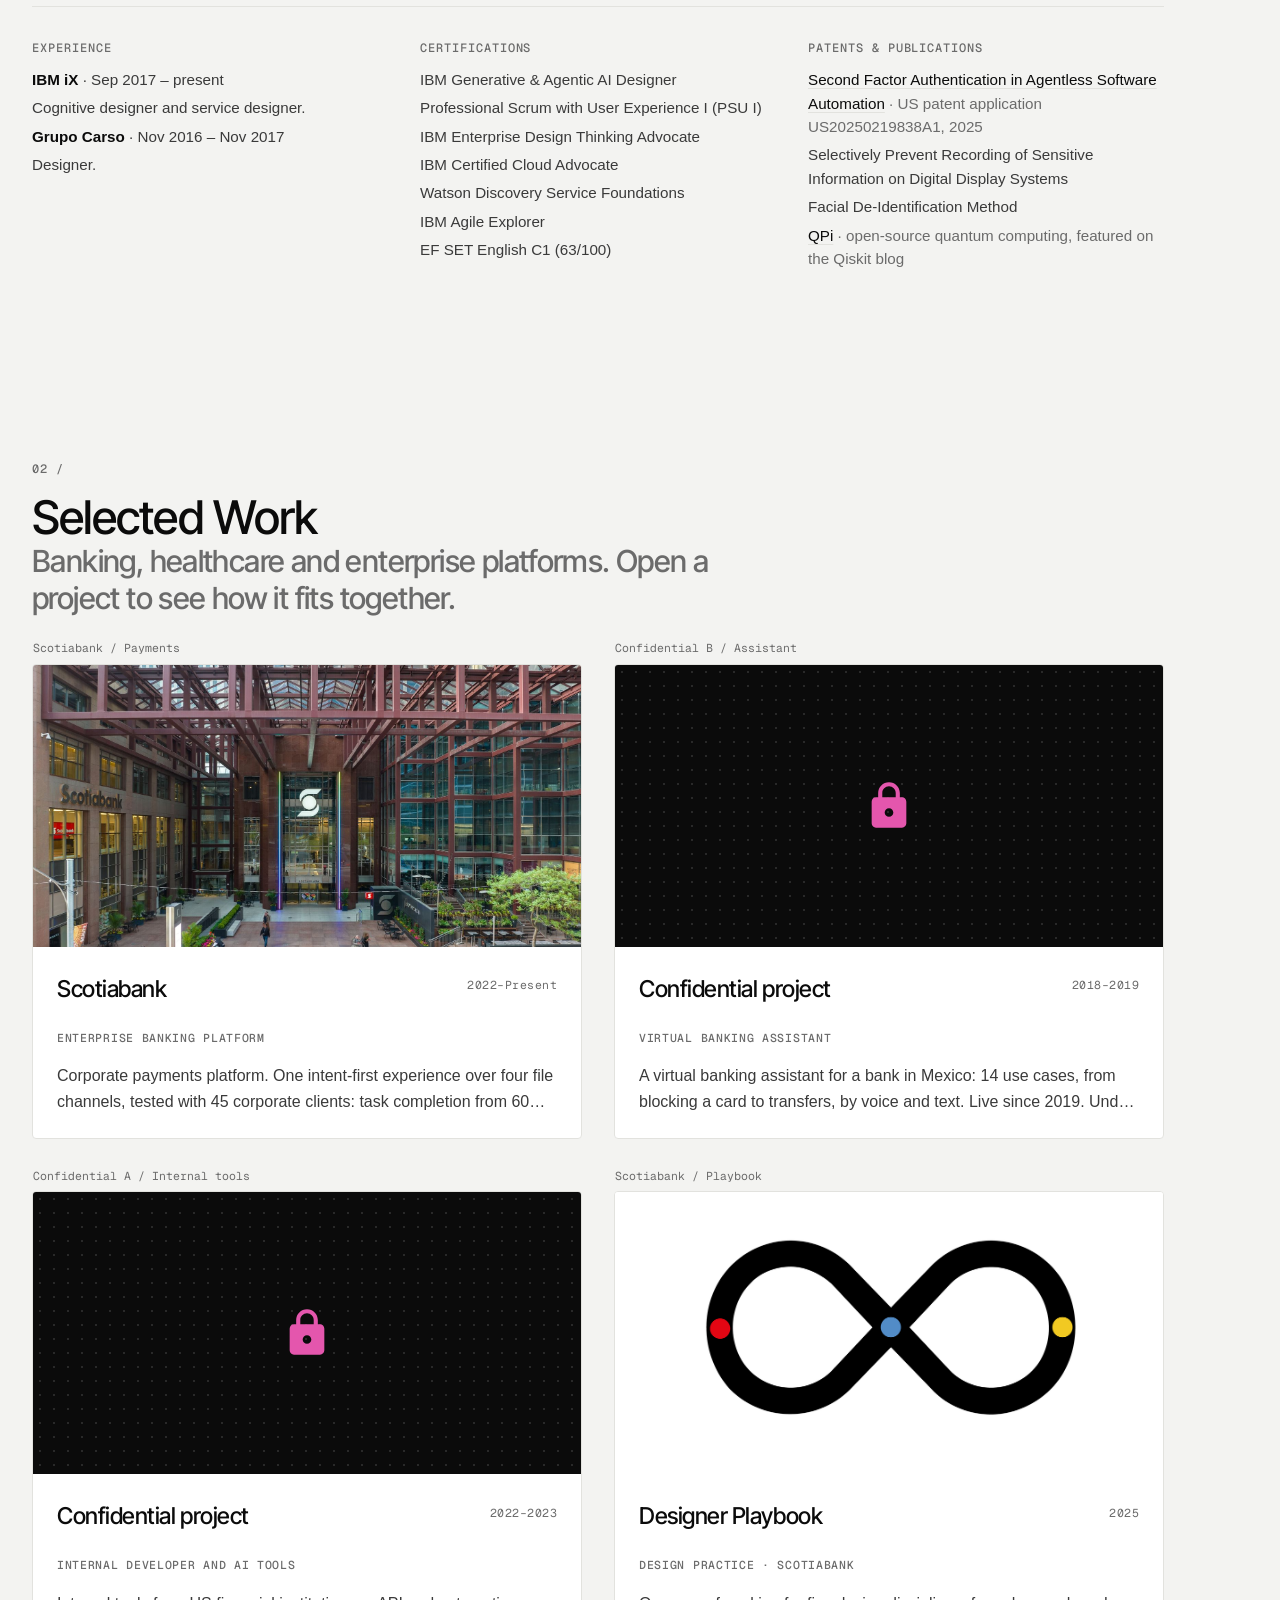
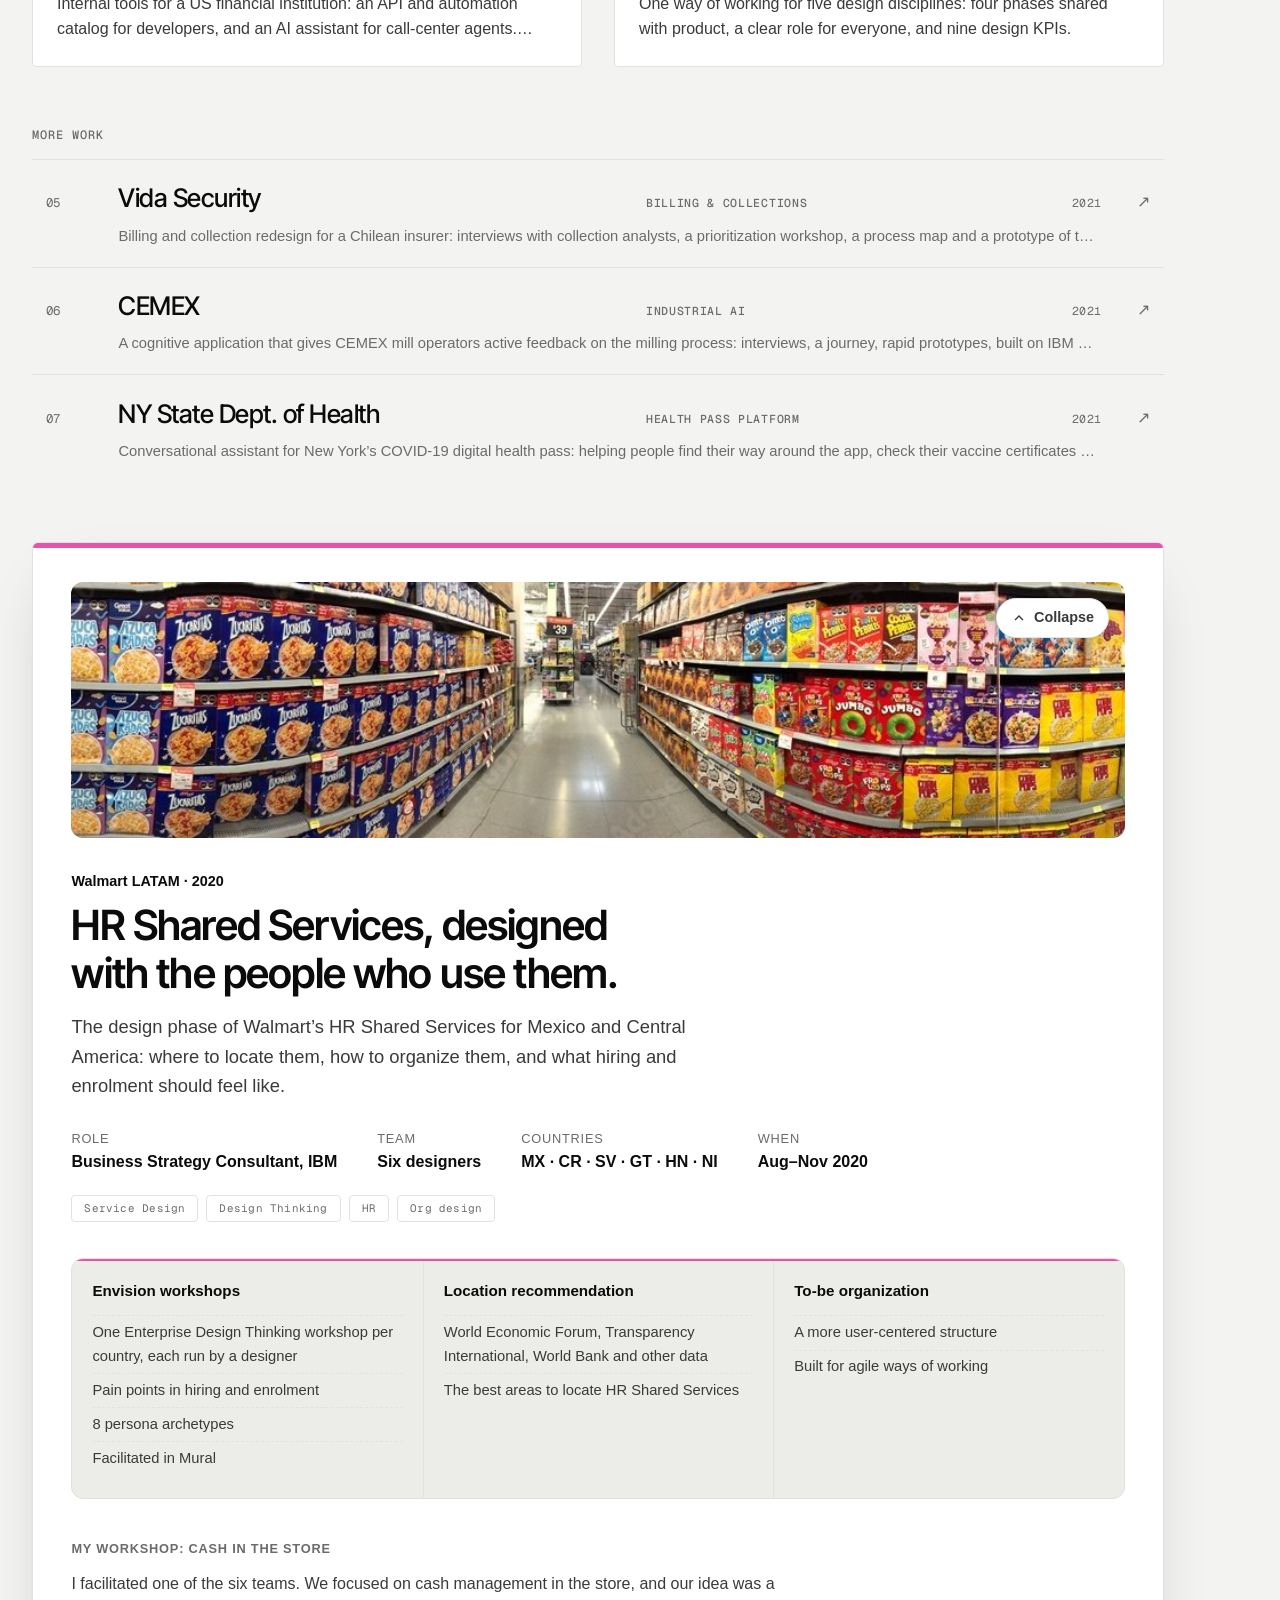
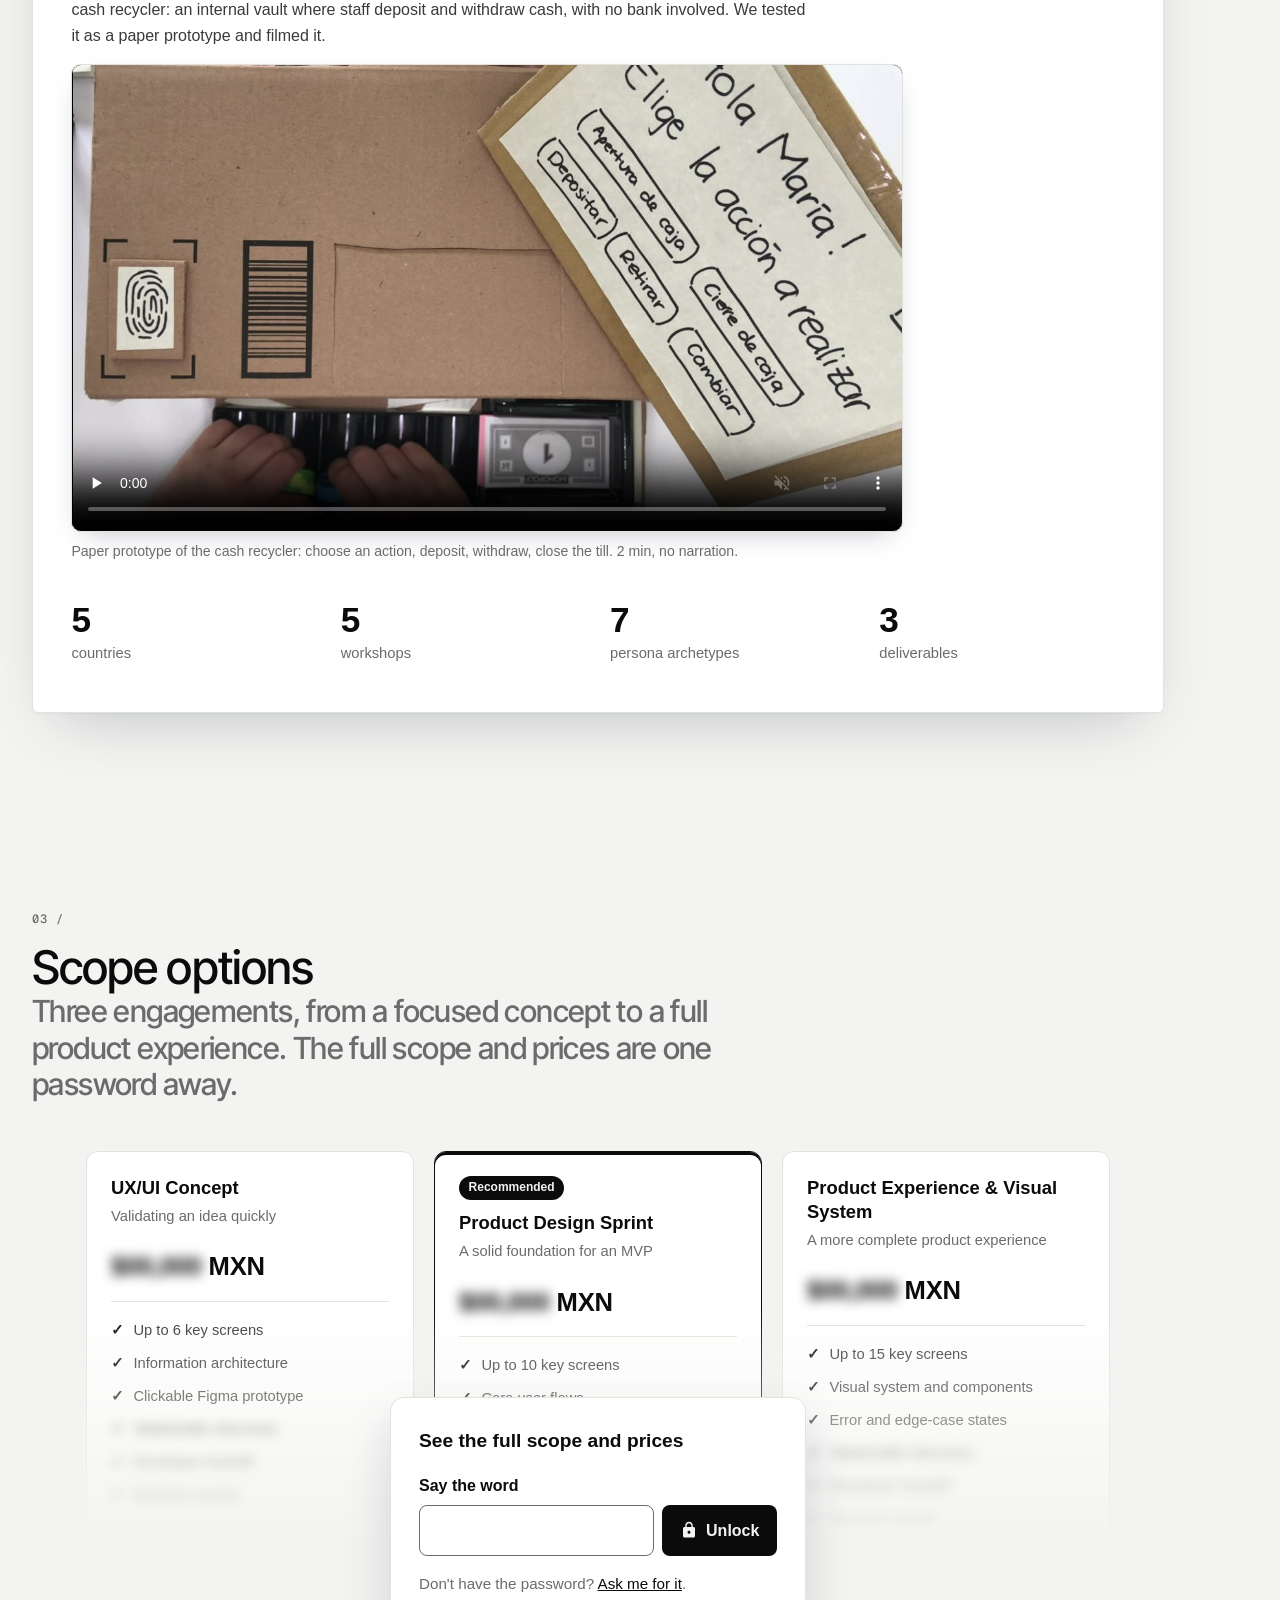
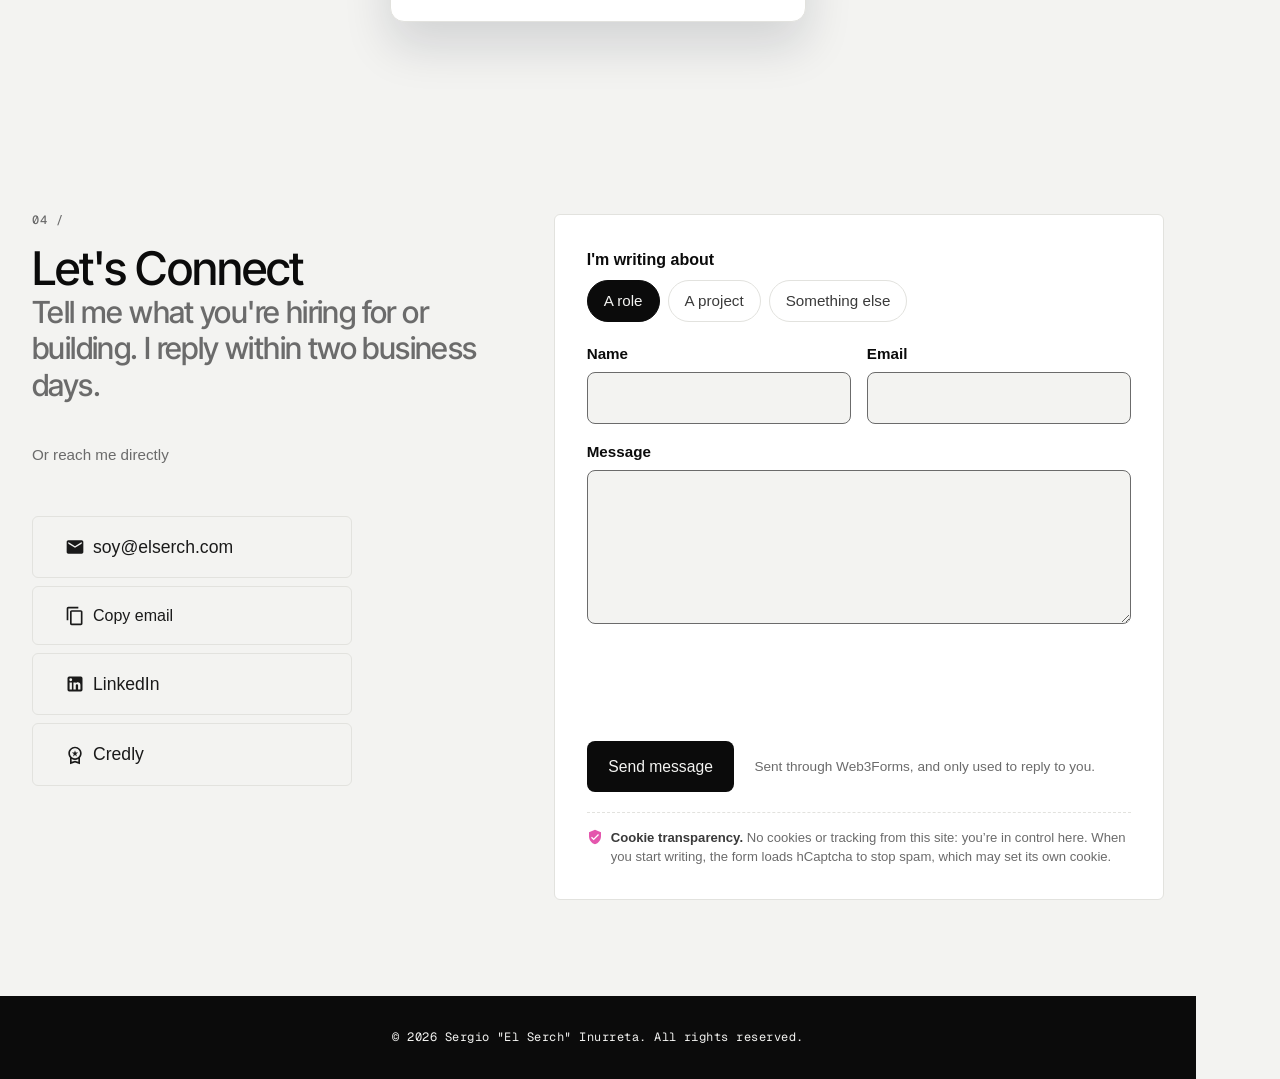
<file: walmart-case-study.html>
<!doctype html>
<html lang="en">
<head>
<meta charset="utf-8">
<meta name="viewport" content="width=device-width, initial-scale=1">
<meta name="robots" content="noindex">
<title>Moved | Sergio Inurreta</title>
<link rel="canonical" href="https://elserch.com/index.html#p-walmart">
<meta http-equiv="refresh" content="0; url=index.html#p-walmart">
<script>location.replace('index.html#p-walmart');</script>
<style>body{font:16px/1.5 system-ui,sans-serif;margin:3rem 1rem;color:#1e293b;background:#fff}@media (prefers-color-scheme:dark){body{color:#e2e8f0;background:#0f172a}a{color:#93c5fd}}</style>
</head>
<body>
<p>This project now lives on the homepage. <a href="index.html#p-walmart">Open it there</a>.</p>
</body>
</html>
</file>
